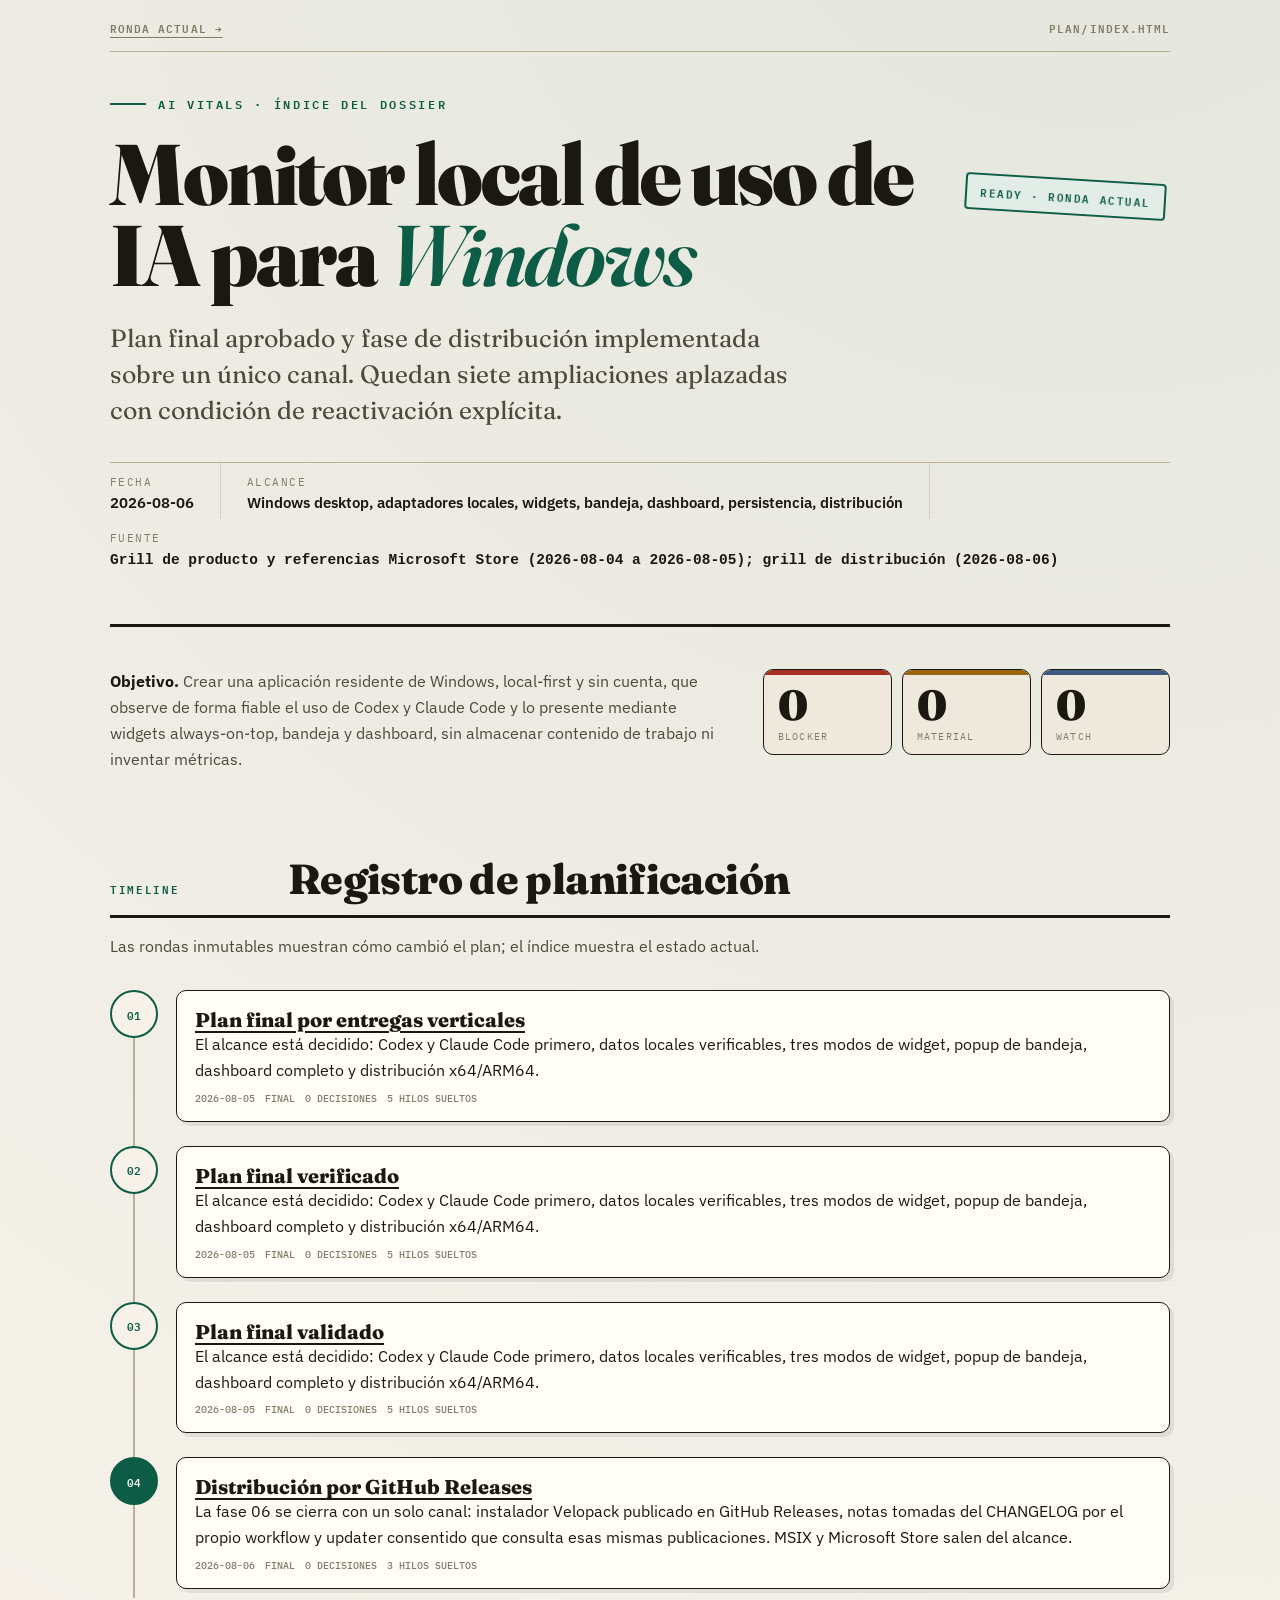
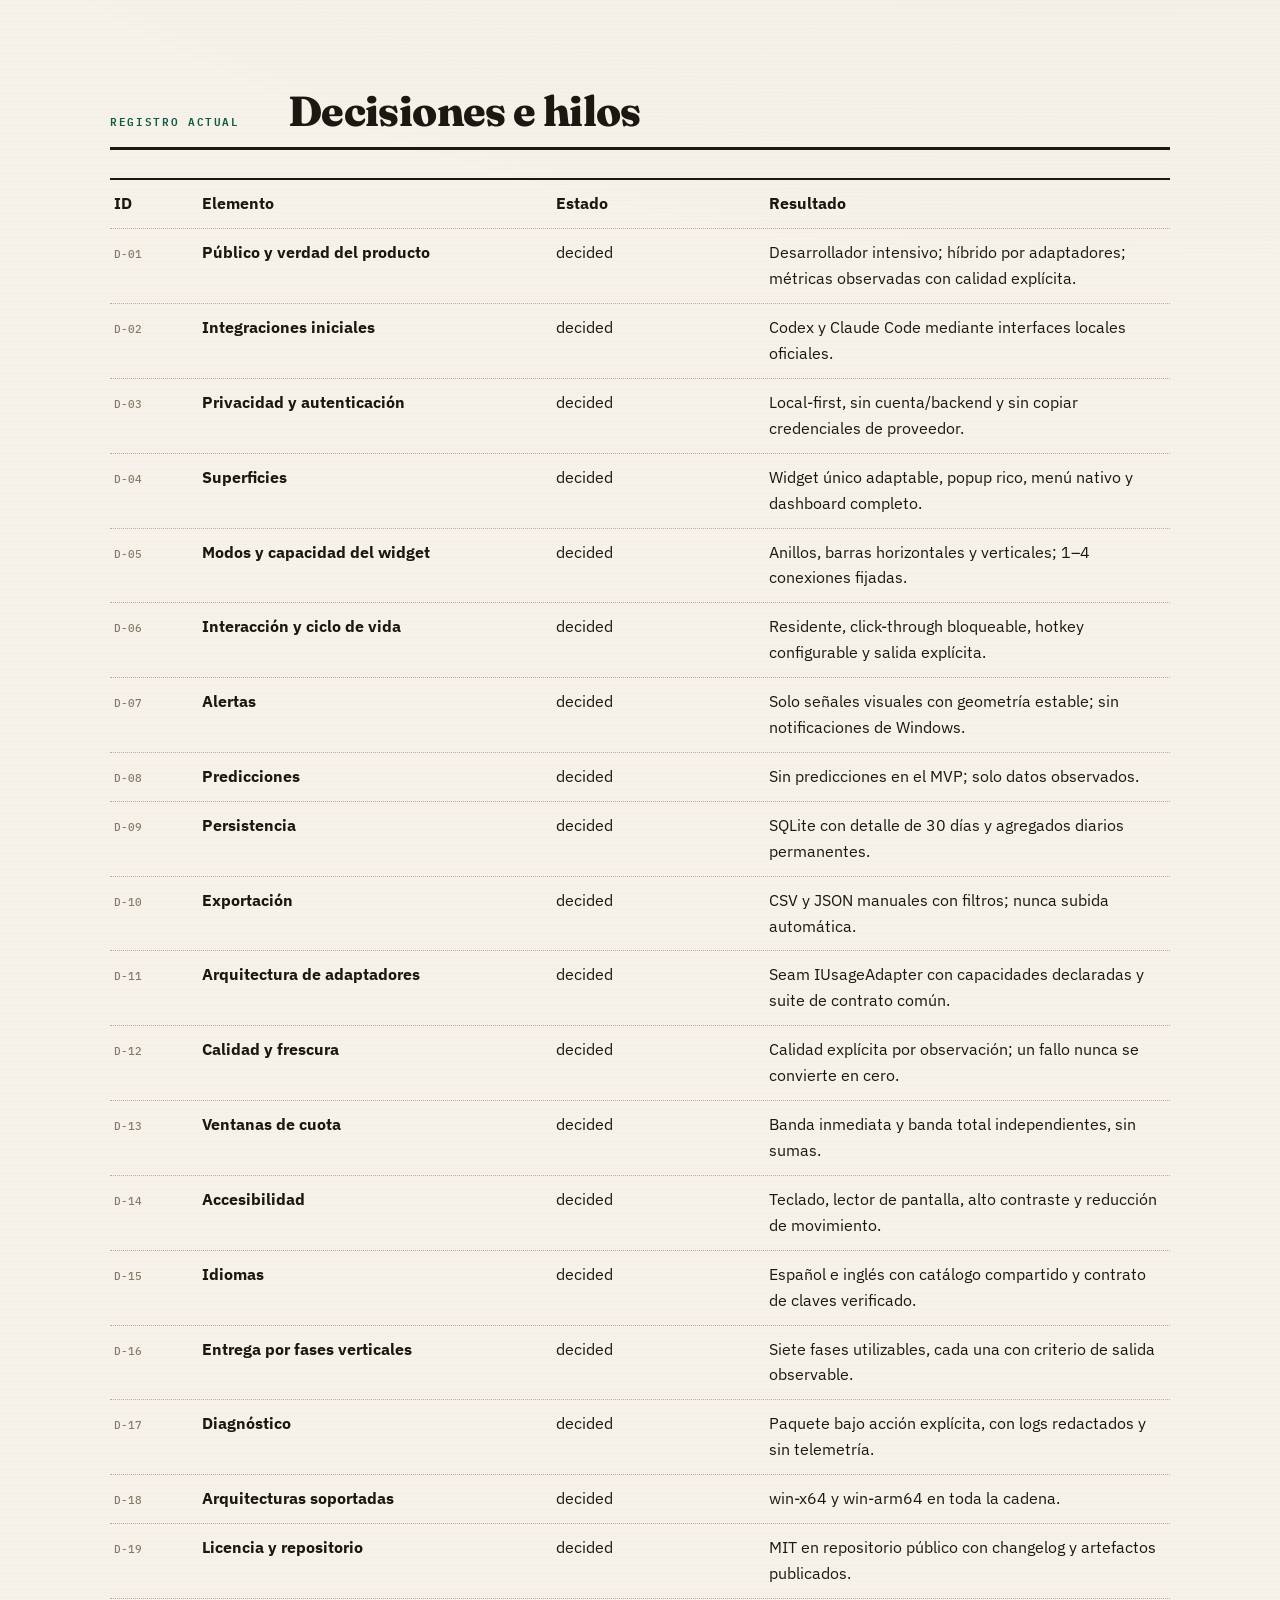
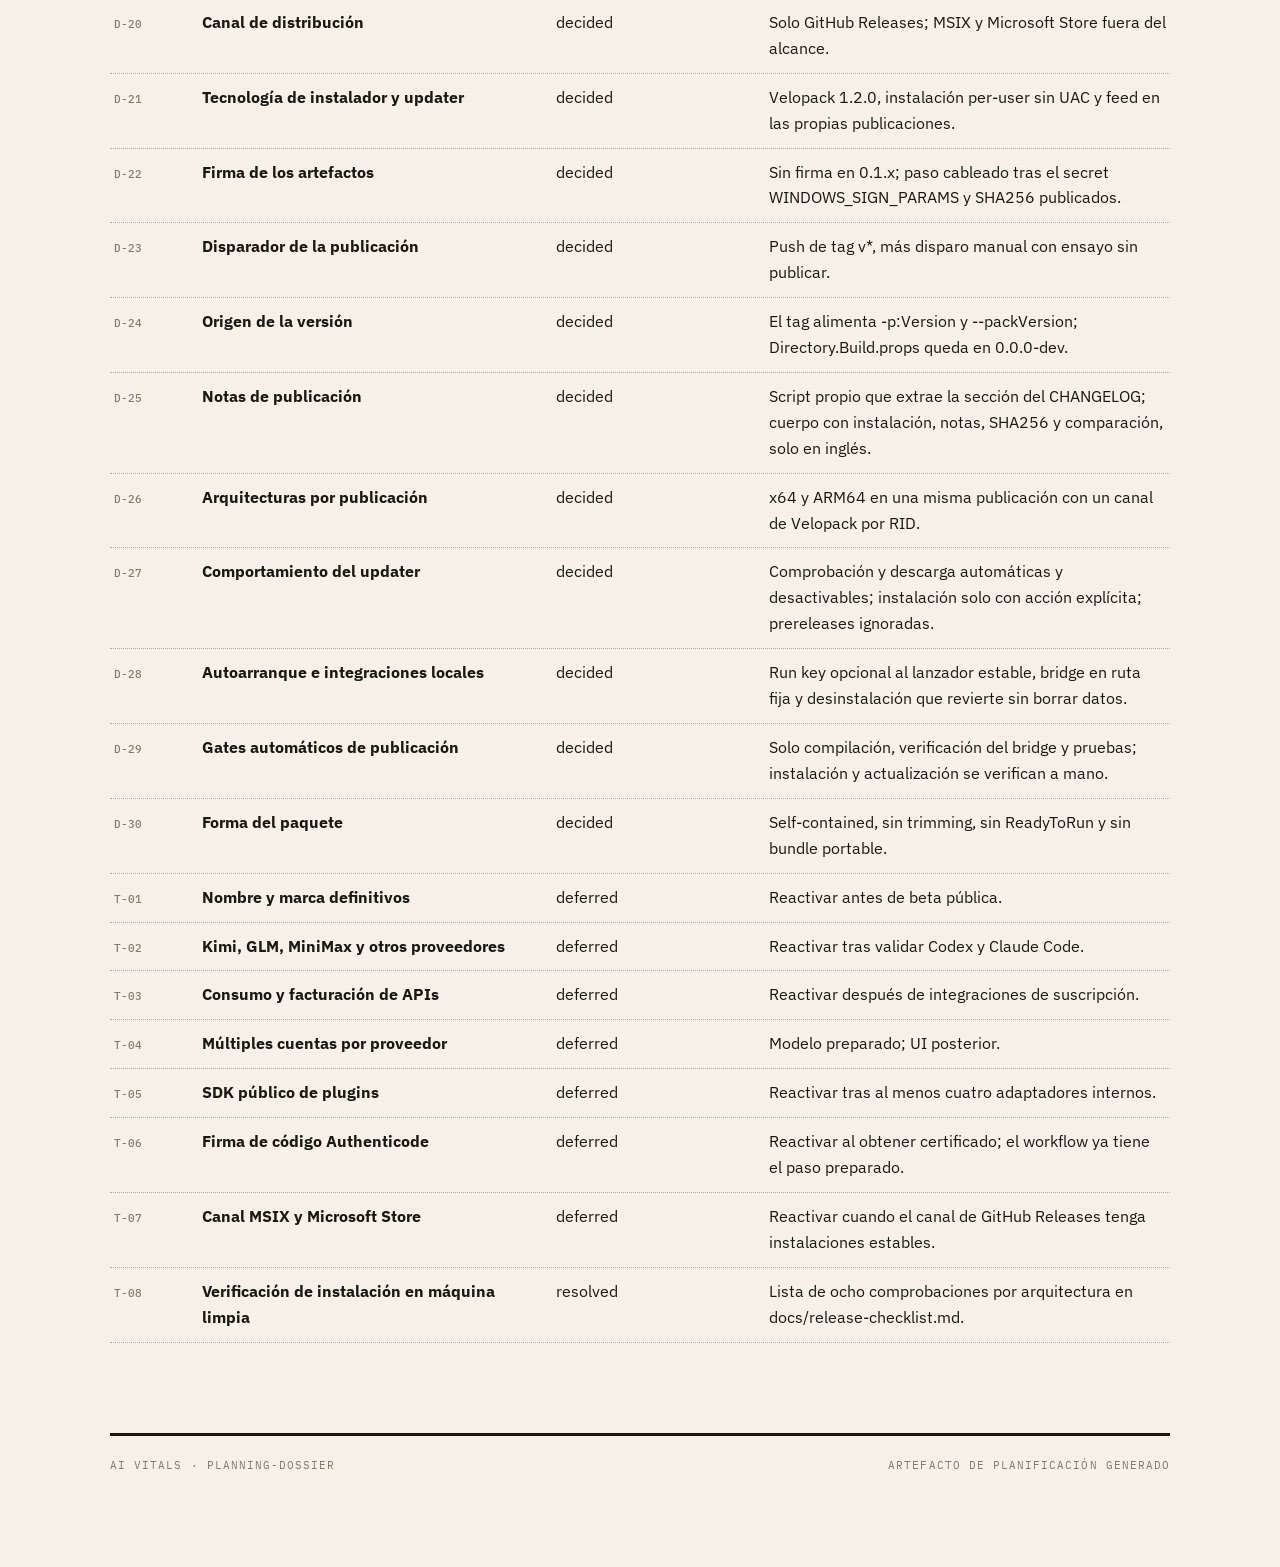
<file: plan/index.html>
<!doctype html>
<html lang="es">
<head>
<meta charset="utf-8">
<meta name="viewport" content="width=device-width, initial-scale=1">
<meta name="description" content="Plan final aprobado y fase de distribución implementada sobre un único canal. Quedan siete ampliaciones aplazadas con condición de reactivación explícita.">
<title>Monitor local de uso de IA para Windows · planning dossier</title>
<link rel="preconnect" href="https://fonts.googleapis.com">
<link rel="preconnect" href="https://fonts.gstatic.com" crossorigin>
<link href="https://fonts.googleapis.com/css2?family=Fraunces:opsz,wght@9..144,400;9..144,600;9..144,800;9..144,900&family=IBM+Plex+Sans:ital,wght@0,400;0,500;0,600;1,400&family=IBM+Plex+Mono:wght@400;500;600&display=swap" rel="stylesheet">
<style>
:root {
  --paper:#f6f2ea; --paper-2:#efe9dd; --card:#fffdf8;
  --ink:#1b1812; --ink-soft:#4f483c; --ink-faint:#847a68;
  --line:#d8d0bf; --line-strong:#b9ae97;
  --accent:#0d5c46; --accent-soft:#e3ede7;
  --critical:#a82e1f; --critical-bg:#f6e3df;
  --medium:#9a6510; --medium-bg:#f5ead3;
  --minor:#3d5a80; --minor-bg:#e2e9f1;
  --display:'Fraunces',serif; --sans:'IBM Plex Sans',sans-serif; --mono:'IBM Plex Mono',monospace;
}
* { box-sizing:border-box; margin:0; padding:0; }
html { scroll-behavior:smooth; }
body {
  min-width:320px; font-family:var(--sans); line-height:1.62; color:var(--ink);
  background-color:var(--paper);
  background-image:repeating-linear-gradient(0deg,transparent,transparent 3px,rgb(27 24 18 / .012) 3px,rgb(27 24 18 / .012) 4px),radial-gradient(circle at 85% -5%,rgb(13 92 70 / .08),transparent 42%);
}
button,input,select,textarea { font:inherit; }
button { color:inherit; }
a { color:inherit; }
::selection { color:var(--paper); background:var(--accent); }
:focus-visible { outline:3px solid var(--critical); outline-offset:3px; }
.skip-link { position:fixed; top:12px; left:12px; z-index:50; padding:8px 12px; font:12px var(--mono); color:var(--paper); background:var(--ink); transform:translateY(-180%); }
.skip-link:focus { transform:none; }
.sr-only { position:absolute; width:1px; height:1px; padding:0; margin:-1px; overflow:hidden; clip:rect(0,0,0,0); white-space:nowrap; border:0; }
.sheet { width:min(calc(100% - 56px),1060px); margin:0 auto; padding-bottom:96px; }
.topnav { display:flex; justify-content:space-between; gap:18px; padding:18px 0 14px; border-bottom:1px solid var(--line-strong); font:600 10.5px var(--mono); letter-spacing:.1em; text-transform:uppercase; color:var(--ink-faint); }
.topnav-group { display:flex; flex-wrap:wrap; gap:18px; }
.topnav a { text-decoration-thickness:1px; text-underline-offset:4px; }
.topnav a:hover { color:var(--accent); }
.masthead { position:relative; padding:42px 0 48px; border-bottom:3px solid var(--ink); }
.kicker { display:flex; align-items:center; gap:12px; font:600 12px var(--mono); letter-spacing:.22em; color:var(--accent); text-transform:uppercase; }
.kicker::before { width:36px; height:2px; content:''; background:var(--accent); }
h1 { max-width:15ch; margin-top:20px; font:900 clamp(48px,8vw,86px)/.94 var(--display); letter-spacing:-.025em; }
h1 em { color:var(--accent); font-weight:600; }
.stamp { position:absolute; top:126px; right:4px; padding:7px 13px; font:600 11px var(--mono); letter-spacing:.14em; text-transform:uppercase; color:var(--accent); background:var(--accent-soft); border:2px solid var(--accent); border-radius:4px; transform:rotate(3.5deg); }
.lede { max-width:690px; margin-top:24px; font:400 clamp(19px,2.2vw,25px)/1.45 var(--display); color:var(--ink-soft); }
.masthead-meta { display:flex; flex-wrap:wrap; margin-top:34px; border-top:1px solid var(--line-strong); }
.masthead-meta div { padding:12px 26px 4px 0; margin-right:26px; border-right:1px solid var(--line); }
.masthead-meta div:last-child { border-right:0; }
.masthead-meta dt { font:400 10.5px var(--mono); letter-spacing:.14em; text-transform:uppercase; color:var(--ink-faint); }
.masthead-meta dd { margin-top:2px; font-size:14.5px; font-weight:600; }
.summary { display:grid; grid-template-columns:minmax(0,1.5fr) minmax(300px,1fr); gap:42px; align-items:start; padding:42px 0 8px; }
.summary-copy { color:var(--ink-soft); }
.summary-copy strong { color:var(--ink); }
.tally { display:grid; grid-template-columns:repeat(3,1fr); gap:10px; }
.tally .cell { position:relative; overflow:hidden; padding:14px 14px 11px; background:var(--paper-2); border:1.5px solid var(--ink); border-radius:10px; }
.tally .cell::after { position:absolute; inset:0 0 auto; height:5px; content:''; background:var(--accent); }
.tally .cell.blocker::after { background:var(--critical); }
.tally .cell.material::after { background:var(--medium); }
.tally .cell.watch::after { background:var(--minor); }
.tally .num { font:900 42px/1 var(--display); }
.tally .lbl { margin-top:4px; font:400 10px var(--mono); letter-spacing:.12em; color:var(--ink-faint); text-transform:uppercase; }
.section { padding-top:76px; }
.section-head { display:grid; grid-template-columns:150px 1fr; gap:28px; align-items:baseline; padding-bottom:14px; border-bottom:3px solid var(--ink); }
.section-label { font:600 11px var(--mono); letter-spacing:.15em; color:var(--accent); text-transform:uppercase; }
.section h2 { font:800 clamp(30px,4vw,42px)/1.05 var(--display); letter-spacing:-.015em; }
.section-intro { max-width:760px; margin-top:16px; color:var(--ink-soft); }
.eyebrow { display:flex; align-items:center; gap:9px; margin-bottom:12px; font:600 10.5px var(--mono); letter-spacing:.16em; color:var(--accent); text-transform:uppercase; }
.eyebrow::after { height:1px; content:''; background:var(--line); flex:1; }
.badge { display:inline-flex; align-items:center; padding:4px 10px; font:600 10px var(--mono); letter-spacing:.1em; text-transform:uppercase; border-radius:999px; white-space:nowrap; color:var(--accent); background:var(--accent-soft); border:1px solid var(--accent); }
.badge.blocker { color:var(--critical); background:var(--critical-bg); border-color:var(--critical); }
.badge.material { color:var(--medium); background:var(--medium-bg); border-color:var(--medium); }
.badge.watch { color:var(--minor); background:var(--minor-bg); border-color:var(--minor); }
.badge.done { color:var(--accent); background:var(--accent-soft); border-color:var(--accent); }
.evidence-grid,.cards-grid { display:grid; grid-template-columns:repeat(2,minmax(0,1fr)); gap:18px; margin-top:28px; }
.evidence-card,.mini-card { padding:22px; background:var(--card); border:1.5px solid var(--ink); border-radius:12px; box-shadow:4px 4px 0 rgb(27 24 18 / .09); }
.evidence-card h3,.mini-card h3 { font:800 21px/1.15 var(--display); }
.evidence-card p,.mini-card p { margin-top:9px; color:var(--ink-soft); font-size:14px; }
.refs,.meta-list { display:flex; flex-wrap:wrap; gap:7px; margin-top:14px; list-style:none; }
.refs code,.meta-list li { padding:3px 7px; font:500 10.5px var(--mono); color:var(--ink-faint); background:var(--paper-2); border:1px solid var(--line); border-radius:4px; word-break:break-all; }
.decision-list,.thread-list { display:grid; gap:26px; margin-top:30px; }
.decision-card,.thread-card { overflow:hidden; background:var(--card); border:1.5px solid var(--ink); border-radius:14px; box-shadow:6px 6px 0 rgb(27 24 18 / .1); }
.card-head { display:grid; grid-template-columns:auto minmax(0,1fr) auto; gap:16px; align-items:center; padding:18px 22px; background:var(--paper-2); border-bottom:1px solid var(--line); }
.folio { font:900 32px/1 var(--display); color:transparent; -webkit-text-stroke:1.2px var(--ink); }
.card-head h3 { font:800 22px/1.1 var(--display); }
.card-head-right { display:flex; align-items:center; gap:8px; }
.card-copy { padding:22px; border-bottom:1px solid var(--line); }
.card-copy .question { font:600 17px/1.45 var(--sans); color:var(--ink); }
.card-copy .rationale { margin-top:7px; color:var(--ink-soft); font-size:14px; }
.option-grid { display:grid; grid-template-columns:repeat(2,minmax(0,1fr)); gap:14px; padding:22px; }
.option { position:relative; display:block; min-width:0; padding:17px; cursor:pointer; background:var(--paper); border:1.5px solid var(--line-strong); border-radius:10px; }
.option:has(input:checked) { background:var(--accent-soft); border-color:var(--accent); box-shadow:3px 3px 0 rgb(13 92 70 / .15); }
.option-top { display:flex; align-items:flex-start; gap:10px; }
.option input { flex:0 0 auto; margin-top:4px; accent-color:var(--accent); }
.option-title { font-weight:600; }
.recommended { margin-left:auto; padding:2px 6px; font:600 9px var(--mono); letter-spacing:.08em; text-transform:uppercase; color:var(--accent); border:1px solid var(--accent); border-radius:4px; }
.option-summary { margin-top:8px; font-size:13.5px; color:var(--ink-soft); }
.option-meta { display:grid; grid-template-columns:repeat(3,1fr); gap:7px; margin-top:13px; }
.option-meta div { padding-top:7px; border-top:1px dotted var(--line-strong); }
.option-meta dt { font:500 9px var(--mono); letter-spacing:.08em; text-transform:uppercase; color:var(--ink-faint); }
.option-meta dd { margin-top:2px; font:500 11px var(--mono); }
.tradeoffs { margin-top:12px; list-style:none; }
.tradeoffs li { position:relative; padding:5px 0 5px 16px; font-size:12.5px; color:var(--ink-soft); border-top:1px dotted var(--line); }
.tradeoffs li::before { position:absolute; left:1px; color:var(--accent); content:'→'; }
.response { display:grid; grid-template-columns:minmax(190px,.55fr) minmax(0,1.45fr); gap:18px; padding:20px 22px; background:linear-gradient(180deg,transparent,rgb(13 92 70 / .035)); border-top:1px dashed var(--line-strong); }
.field label,.field .field-label { display:block; margin-bottom:6px; font:600 10px var(--mono); letter-spacing:.11em; text-transform:uppercase; color:var(--ink-faint); }
select,textarea { width:100%; color:var(--ink); background:var(--card); border:1.5px solid var(--line-strong); border-radius:6px; }
select { min-height:42px; padding:8px 34px 8px 10px; }
textarea { min-height:86px; padding:10px 12px; resize:vertical; line-height:1.45; }
select[aria-invalid='true'],textarea[aria-invalid='true'] { border-color:var(--critical); background:var(--critical-bg); }
.thread-card.blocked { box-shadow:none; border-color:var(--line-strong); }
.thread-card .thread-body { padding:20px 22px; }
.thread-card p { color:var(--ink-soft); }
.blocked-by { margin-top:12px; font:500 11px var(--mono); color:var(--minor); }
.content-stack { display:grid; gap:22px; margin-top:28px; }
.content-stack > * { min-width:0; max-width:100%; }
.visual-block { min-width:0; margin:0; padding:14px; background:var(--card); border:1.5px solid var(--ink); border-radius:12px; box-shadow:6px 6px 0 var(--ink); }
.visual-block img { display:block; width:100%; height:auto; border-radius:8px; border:1px solid var(--rule); background:#0b1020; }
.visual-block figcaption { margin-top:12px; color:var(--ink-soft); font:500 12px/1.5 var(--sans); }
.prose p + p { margin-top:12px; }
.prose p { color:var(--ink-soft); }
:not(pre) > code { overflow-wrap:anywhere; word-break:break-word; }
.list-block,.steps-block,.code-block,.flow-block,.table-wrap,.callout { padding:22px; background:var(--card); border:1.5px solid var(--ink); border-radius:12px; }
.table-wrap { overflow-x:auto; }
.list-block h3 { font:800 20px var(--display); }
.outcomes { margin-top:12px; list-style:none; }
.outcomes li { position:relative; padding:8px 0 8px 22px; font-size:13.5px; color:var(--ink-soft); border-top:1px dotted var(--line-strong); }
.outcomes li::before { position:absolute; left:2px; color:var(--accent); content:'→'; }
ol.steps { list-style:none; counter-reset:step; }
ol.steps li { counter-increment:step; position:relative; padding:0 0 15px 34px; font-size:14px; color:var(--ink-soft); }
ol.steps li::before { content:counter(step); position:absolute; left:0; top:1px; display:grid; place-items:center; width:22px; height:22px; font:600 11px var(--mono); color:var(--ink); background:var(--paper); border:1.5px solid var(--ink); border-radius:50%; }
ol.steps li:not(:last-child)::after { content:''; position:absolute; left:10.5px; top:25px; bottom:1px; width:1.5px; background:var(--line-strong); }
.code-block .code-label { margin-bottom:8px; font:600 10px var(--mono); letter-spacing:.12em; text-transform:uppercase; color:var(--ink-faint); }
pre { overflow:auto; padding:16px; color:var(--paper); background:var(--ink); border-radius:8px; }
pre code { font:12px/1.55 var(--mono); white-space:pre; }
.order-table { width:100%; border-collapse:collapse; font-size:14px; }
.order-table th { padding:10px 14px; text-align:left; font:500 10.5px var(--mono); letter-spacing:.14em; text-transform:uppercase; color:var(--ink-faint); border-bottom:2px solid var(--ink); }
.order-table td { padding:11px 14px; border-bottom:1px solid var(--line); vertical-align:top; }
.order-table tr:hover td { background:rgb(13 92 70 / .04); }
.flow { display:flex; align-items:stretch; gap:8px; overflow-x:auto; }
.flow-node { min-width:180px; padding:14px; background:var(--paper); border:1.5px solid var(--ink); border-radius:9px; }
.flow-node strong { display:block; }
.flow-node span { display:block; margin-top:4px; font-size:12.5px; color:var(--ink-soft); }
.flow-arrow { display:grid; place-items:center; flex:0 0 24px; color:var(--accent); font-size:22px; }
.callout { border-left:4px solid var(--medium); border-radius:0 10px 10px 0; background:var(--medium-bg); }
.callout.warning { border-color:var(--critical); background:var(--critical-bg); }
.callout.success { border-color:var(--accent); background:var(--accent-soft); }
.callout b { display:block; margin-bottom:4px; font:600 11px var(--mono); letter-spacing:.1em; text-transform:uppercase; }
.timeline { position:relative; display:grid; gap:0; margin-top:30px; }
.timeline::before { position:absolute; top:15px; bottom:15px; left:23px; width:2px; content:''; background:var(--line-strong); }
.timeline-entry { position:relative; display:grid; grid-template-columns:48px minmax(0,1fr); gap:18px; padding-bottom:24px; }
.timeline-dot { z-index:1; display:grid; place-items:center; width:48px; height:48px; font:600 11px var(--mono); color:var(--accent); background:var(--paper); border:2px solid var(--accent); border-radius:50%; }
.timeline-entry.current .timeline-dot { color:var(--paper); background:var(--accent); }
.timeline-body { padding:16px 18px; background:var(--card); border:1.5px solid var(--ink); border-radius:10px; box-shadow:4px 4px 0 rgb(27 24 18 / .08); }
.timeline-body h3 { font:800 20px var(--display); }
.timeline-body h3 a { text-underline-offset:4px; }
.timeline-meta { display:flex; flex-wrap:wrap; gap:10px; margin-top:8px; font:500 10px var(--mono); color:var(--ink-faint); text-transform:uppercase; }
.ledger { margin-top:28px; border-top:2px solid var(--ink); }
.ledger-row { display:grid; grid-template-columns:74px 1.2fr .7fr 1.4fr; gap:14px; padding:11px 4px; border-bottom:1px dotted var(--line-strong); align-items:baseline; }
.ledger-id { font:500 11px var(--mono); color:var(--ink-faint); }
.dispatch { position:sticky; bottom:14px; z-index:20; margin-top:58px; padding:16px; color:var(--paper); background:var(--ink); border:1px solid var(--ink); border-radius:10px; box-shadow:7px 7px 0 rgb(27 24 18 / .18); }
.dispatch-grid { display:grid; grid-template-columns:minmax(0,1fr) auto auto; gap:12px; align-items:center; }
.progress-label { font:500 11px var(--mono); letter-spacing:.08em; text-transform:uppercase; }
.progress-label span { color:#b8d5ca; }
.progress-track { height:4px; margin-top:7px; background:rgb(246 242 234 / .2); }
.progress-fill { width:0; height:100%; background:#72b69f; transition:width .16s ease; }
.btn { min-height:42px; padding:8px 13px; font:600 10.5px var(--mono); letter-spacing:.07em; text-transform:uppercase; cursor:pointer; border:1.5px solid var(--paper); border-radius:6px; }
.btn.primary { color:var(--ink); background:var(--paper); }
.btn.primary:hover,.btn.primary[data-state='copied'] { color:var(--paper); background:var(--accent); border-color:var(--accent); }
.btn.ghost { color:var(--paper); background:transparent; }
.btn:disabled { cursor:not-allowed; opacity:.45; }
.validation-hint { margin-top:7px; font-size:12px; color:#dccfba; }
.intent-grid { display:grid; grid-template-columns:repeat(3,1fr); gap:10px; margin-top:16px; }
.intent { display:flex; gap:8px; align-items:flex-start; padding:12px; cursor:pointer; background:var(--paper-2); border:1.5px solid var(--line-strong); border-radius:8px; }
.intent:has(input:checked) { background:var(--accent-soft); border-color:var(--accent); }
.intent input { margin-top:4px; accent-color:var(--accent); }
.intent b { display:block; font-size:13px; }
.intent small { display:block; margin-top:2px; color:var(--ink-soft); }
.colophon { display:flex; justify-content:space-between; gap:14px; flex-wrap:wrap; margin-top:90px; padding-top:22px; font:400 10.5px var(--mono); letter-spacing:.1em; color:var(--ink-faint); text-transform:uppercase; border-top:3px solid var(--ink); }
@media (prefers-reduced-motion:no-preference) {
  .masthead,.summary,.section,.colophon { animation:rise .58s cubic-bezier(.2,.7,.2,1) both; }
  .summary { animation-delay:.08s; } .section { animation-delay:.14s; } .colophon { animation-delay:.2s; }
  .btn { transition:color .16s ease,background-color .16s ease,border-color .16s ease,transform .16s ease; }
  .btn:active { transform:translateY(1px); }
  @keyframes rise { from { opacity:0; transform:translateY(14px); } to { opacity:1; transform:none; } }
}
@media (max-width:760px) {
  .sheet { width:min(calc(100% - 32px),1060px); }
  h1 { font-size:clamp(45px,14vw,68px); }
  .stamp { position:static; display:inline-block; margin-top:22px; }
  .summary,.section-head,.option-grid,.evidence-grid,.cards-grid,.response { grid-template-columns:1fr; }
  .section { padding-top:62px; }
  .ledger-row { grid-template-columns:64px 1fr; }
  .ledger-row > :nth-child(n+3) { grid-column:2; }
  .dispatch-grid { grid-template-columns:1fr auto; }
  .dispatch-grid .progress { grid-column:1 / -1; }
}
@media (max-width:460px) {
  .topnav { flex-direction:column; }
  .card-head { grid-template-columns:auto 1fr; }
  .card-head-right { grid-column:2; }
  .option-grid,.card-copy,.response,.thread-card .thread-body { padding-left:17px; padding-right:17px; }
  .intent-grid { grid-template-columns:1fr; }
  .dispatch-grid { grid-template-columns:1fr; }
  .btn { width:100%; }
  .colophon { flex-direction:column; }
}
@media print {
  body { background:white; }
  .topnav,.dispatch,.interactive-only { display:none !important; }
  .decision-card,.thread-card,.evidence-card,.mini-card,.timeline-body { box-shadow:none; break-inside:avoid; }
  .stamp { transform:none; }
  .section { break-before:auto; }
}
</style>
</head>
<body>
<a class="skip-link" href="#main">Saltar al contenido</a>
<div class="sheet"><nav class="topnav" aria-label="Timeline"><div class="topnav-group"><a href="round-04-distribucion-github-releases.html">Ronda actual →</a></div><span>plan/index.html</span></nav><main id="main"><header class="masthead"><p class="kicker">AI Vitals · Índice del dossier</p><h1>Monitor local de uso de IA para <em>Windows</em></h1><span class="stamp">ready · Ronda actual</span><p class="lede">Plan final aprobado y fase de distribución implementada sobre un único canal. Quedan siete ampliaciones aplazadas con condición de reactivación explícita.</p><dl class="masthead-meta"><div><dt>Fecha</dt><dd>2026-08-06</dd></div><div><dt>Alcance</dt><dd>Windows desktop, adaptadores locales, widgets, bandeja, dashboard, persistencia, distribución</dd></div><div><dt>Fuente</dt><dd><code>Grill de producto y referencias Microsoft Store (2026-08-04 a 2026-08-05); grill de distribución (2026-08-06)</code></dd></div></dl></header><section class="summary"><p class="summary-copy"><strong>Objetivo.</strong> Crear una aplicación residente de Windows, local-first y sin cuenta, que observe de forma fiable el uso de Codex y Claude Code y lo presente mediante widgets always-on-top, bandeja y dashboard, sin almacenar contenido de trabajo ni inventar métricas.</p><div class="tally"><div class="cell blocker"><div class="num">0</div><div class="lbl">Blocker</div></div><div class="cell material"><div class="num">0</div><div class="lbl">Material</div></div><div class="cell watch"><div class="num">0</div><div class="lbl">Watch</div></div></div></section><section class="section" id="timeline"><div class="section-head"><span class="section-label">Timeline</span><h2>Registro de planificación</h2></div><p class="section-intro">Las rondas inmutables muestran cómo cambió el plan; el índice muestra el estado actual.</p><div class="timeline"><article class="timeline-entry "><span class="timeline-dot">01</span><div class="timeline-body"><h3><a href="round-01-plan-final.html">Plan final por entregas verticales</a></h3><p>El alcance está decidido: Codex y Claude Code primero, datos locales verificables, tres modos de widget, popup de bandeja, dashboard completo y distribución x64/ARM64.</p><div class="timeline-meta"><span>2026-08-05</span><span>final</span><span>0 Decisiones</span><span>5 Hilos sueltos</span></div></div></article><article class="timeline-entry "><span class="timeline-dot">02</span><div class="timeline-body"><h3><a href="round-02-plan-final-verificado.html">Plan final verificado</a></h3><p>El alcance está decidido: Codex y Claude Code primero, datos locales verificables, tres modos de widget, popup de bandeja, dashboard completo y distribución x64/ARM64.</p><div class="timeline-meta"><span>2026-08-05</span><span>final</span><span>0 Decisiones</span><span>5 Hilos sueltos</span></div></div></article><article class="timeline-entry "><span class="timeline-dot">03</span><div class="timeline-body"><h3><a href="round-03-plan-final-validado.html">Plan final validado</a></h3><p>El alcance está decidido: Codex y Claude Code primero, datos locales verificables, tres modos de widget, popup de bandeja, dashboard completo y distribución x64/ARM64.</p><div class="timeline-meta"><span>2026-08-05</span><span>final</span><span>0 Decisiones</span><span>5 Hilos sueltos</span></div></div></article><article class="timeline-entry current"><span class="timeline-dot">04</span><div class="timeline-body"><h3><a href="round-04-distribucion-github-releases.html">Distribución por GitHub Releases</a></h3><p>La fase 06 se cierra con un solo canal: instalador Velopack publicado en GitHub Releases, notas tomadas del CHANGELOG por el propio workflow y updater consentido que consulta esas mismas publicaciones. MSIX y Microsoft Store salen del alcance.</p><div class="timeline-meta"><span>2026-08-06</span><span>final</span><span>0 Decisiones</span><span>3 Hilos sueltos</span></div></div></article></div></section><section class="section" id="ledger"><div class="section-head"><span class="section-label">Registro actual</span><h2>Decisiones e hilos</h2></div><div class="ledger"><div class="ledger-row"><b>ID</b><b>Elemento</b><b>Estado</b><b>Resultado</b></div><div class="ledger-row"><span class="ledger-id">D-01</span><strong>Público y verdad del producto</strong><span>decided</span><span>Desarrollador intensivo; híbrido por adaptadores; métricas observadas con calidad explícita.</span></div><div class="ledger-row"><span class="ledger-id">D-02</span><strong>Integraciones iniciales</strong><span>decided</span><span>Codex y Claude Code mediante interfaces locales oficiales.</span></div><div class="ledger-row"><span class="ledger-id">D-03</span><strong>Privacidad y autenticación</strong><span>decided</span><span>Local-first, sin cuenta/backend y sin copiar credenciales de proveedor.</span></div><div class="ledger-row"><span class="ledger-id">D-04</span><strong>Superficies</strong><span>decided</span><span>Widget único adaptable, popup rico, menú nativo y dashboard completo.</span></div><div class="ledger-row"><span class="ledger-id">D-05</span><strong>Modos y capacidad del widget</strong><span>decided</span><span>Anillos, barras horizontales y verticales; 1–4 conexiones fijadas.</span></div><div class="ledger-row"><span class="ledger-id">D-06</span><strong>Interacción y ciclo de vida</strong><span>decided</span><span>Residente, click-through bloqueable, hotkey configurable y salida explícita.</span></div><div class="ledger-row"><span class="ledger-id">D-07</span><strong>Alertas</strong><span>decided</span><span>Solo señales visuales con geometría estable; sin notificaciones de Windows.</span></div><div class="ledger-row"><span class="ledger-id">D-08</span><strong>Predicciones</strong><span>decided</span><span>Sin predicciones en el MVP; solo datos observados.</span></div><div class="ledger-row"><span class="ledger-id">D-09</span><strong>Persistencia</strong><span>decided</span><span>SQLite con detalle de 30 días y agregados diarios permanentes.</span></div><div class="ledger-row"><span class="ledger-id">D-10</span><strong>Exportación</strong><span>decided</span><span>CSV y JSON manuales con filtros; nunca subida automática.</span></div><div class="ledger-row"><span class="ledger-id">D-11</span><strong>Arquitectura de adaptadores</strong><span>decided</span><span>Seam IUsageAdapter con capacidades declaradas y suite de contrato común.</span></div><div class="ledger-row"><span class="ledger-id">D-12</span><strong>Calidad y frescura</strong><span>decided</span><span>Calidad explícita por observación; un fallo nunca se convierte en cero.</span></div><div class="ledger-row"><span class="ledger-id">D-13</span><strong>Ventanas de cuota</strong><span>decided</span><span>Banda inmediata y banda total independientes, sin sumas.</span></div><div class="ledger-row"><span class="ledger-id">D-14</span><strong>Accesibilidad</strong><span>decided</span><span>Teclado, lector de pantalla, alto contraste y reducción de movimiento.</span></div><div class="ledger-row"><span class="ledger-id">D-15</span><strong>Idiomas</strong><span>decided</span><span>Español e inglés con catálogo compartido y contrato de claves verificado.</span></div><div class="ledger-row"><span class="ledger-id">D-16</span><strong>Entrega por fases verticales</strong><span>decided</span><span>Siete fases utilizables, cada una con criterio de salida observable.</span></div><div class="ledger-row"><span class="ledger-id">D-17</span><strong>Diagnóstico</strong><span>decided</span><span>Paquete bajo acción explícita, con logs redactados y sin telemetría.</span></div><div class="ledger-row"><span class="ledger-id">D-18</span><strong>Arquitecturas soportadas</strong><span>decided</span><span>win-x64 y win-arm64 en toda la cadena.</span></div><div class="ledger-row"><span class="ledger-id">D-19</span><strong>Licencia y repositorio</strong><span>decided</span><span>MIT en repositorio público con changelog y artefactos publicados.</span></div><div class="ledger-row"><span class="ledger-id">D-20</span><strong>Canal de distribución</strong><span>decided</span><span>Solo GitHub Releases; MSIX y Microsoft Store fuera del alcance.</span></div><div class="ledger-row"><span class="ledger-id">D-21</span><strong>Tecnología de instalador y updater</strong><span>decided</span><span>Velopack 1.2.0, instalación per-user sin UAC y feed en las propias publicaciones.</span></div><div class="ledger-row"><span class="ledger-id">D-22</span><strong>Firma de los artefactos</strong><span>decided</span><span>Sin firma en 0.1.x; paso cableado tras el secret WINDOWS_SIGN_PARAMS y SHA256 publicados.</span></div><div class="ledger-row"><span class="ledger-id">D-23</span><strong>Disparador de la publicación</strong><span>decided</span><span>Push de tag v*, más disparo manual con ensayo sin publicar.</span></div><div class="ledger-row"><span class="ledger-id">D-24</span><strong>Origen de la versión</strong><span>decided</span><span>El tag alimenta -p:Version y --packVersion; Directory.Build.props queda en 0.0.0-dev.</span></div><div class="ledger-row"><span class="ledger-id">D-25</span><strong>Notas de publicación</strong><span>decided</span><span>Script propio que extrae la sección del CHANGELOG; cuerpo con instalación, notas, SHA256 y comparación, solo en inglés.</span></div><div class="ledger-row"><span class="ledger-id">D-26</span><strong>Arquitecturas por publicación</strong><span>decided</span><span>x64 y ARM64 en una misma publicación con un canal de Velopack por RID.</span></div><div class="ledger-row"><span class="ledger-id">D-27</span><strong>Comportamiento del updater</strong><span>decided</span><span>Comprobación y descarga automáticas y desactivables; instalación solo con acción explícita; prereleases ignoradas.</span></div><div class="ledger-row"><span class="ledger-id">D-28</span><strong>Autoarranque e integraciones locales</strong><span>decided</span><span>Run key opcional al lanzador estable, bridge en ruta fija y desinstalación que revierte sin borrar datos.</span></div><div class="ledger-row"><span class="ledger-id">D-29</span><strong>Gates automáticos de publicación</strong><span>decided</span><span>Solo compilación, verificación del bridge y pruebas; instalación y actualización se verifican a mano.</span></div><div class="ledger-row"><span class="ledger-id">D-30</span><strong>Forma del paquete</strong><span>decided</span><span>Self-contained, sin trimming, sin ReadyToRun y sin bundle portable.</span></div><div class="ledger-row"><span class="ledger-id">T-01</span><strong>Nombre y marca definitivos</strong><span>deferred</span><span>Reactivar antes de beta pública.</span></div><div class="ledger-row"><span class="ledger-id">T-02</span><strong>Kimi, GLM, MiniMax y otros proveedores</strong><span>deferred</span><span>Reactivar tras validar Codex y Claude Code.</span></div><div class="ledger-row"><span class="ledger-id">T-03</span><strong>Consumo y facturación de APIs</strong><span>deferred</span><span>Reactivar después de integraciones de suscripción.</span></div><div class="ledger-row"><span class="ledger-id">T-04</span><strong>Múltiples cuentas por proveedor</strong><span>deferred</span><span>Modelo preparado; UI posterior.</span></div><div class="ledger-row"><span class="ledger-id">T-05</span><strong>SDK público de plugins</strong><span>deferred</span><span>Reactivar tras al menos cuatro adaptadores internos.</span></div><div class="ledger-row"><span class="ledger-id">T-06</span><strong>Firma de código Authenticode</strong><span>deferred</span><span>Reactivar al obtener certificado; el workflow ya tiene el paso preparado.</span></div><div class="ledger-row"><span class="ledger-id">T-07</span><strong>Canal MSIX y Microsoft Store</strong><span>deferred</span><span>Reactivar cuando el canal de GitHub Releases tenga instalaciones estables.</span></div><div class="ledger-row"><span class="ledger-id">T-08</span><strong>Verificación de instalación en máquina limpia</strong><span>resolved</span><span>Lista de ocho comprobaciones por arquitectura en docs/release-checklist.md.</span></div></div></section></main><footer class="colophon"><span>AI Vitals · planning-dossier</span><span>Artefacto de planificación generado</span></footer></div>
<script id="planning-data" type="application/json">{"schemaVersion":1,"outputDir":"plan","dossier":{"id":"ai-vitals","project":"AI Vitals","title":"Monitor local de uso de IA para Windows","objective":"Crear una aplicación residente de Windows, local-first y sin cuenta, que observe de forma fiable el uso de Codex y Claude Code y lo presente mediante widgets always-on-top, bandeja y dashboard, sin almacenar contenido de trabajo ni inventar métricas.","language":"es","scope":"Windows desktop, adaptadores locales, widgets, bandeja, dashboard, persistencia, distribución","sourceRef":"Grill de producto y referencias Microsoft Store (2026-08-04 a 2026-08-05); grill de distribución (2026-08-06)"},"round":{"number":4,"file":"round-04-distribucion-github-releases.html","title":"Distribución por GitHub Releases","date":"2026-08-06","kind":"index","status":"ready","summary":"La fase 06 se cierra con un solo canal: instalador Velopack publicado en GitHub Releases, notas tomadas del CHANGELOG por el propio workflow y updater consentido que consulta esas mismas publicaciones. MSIX y Microsoft Store salen del alcance.","decisionCount":0,"threadCount":3,"decisions":[],"threads":[]},"manifest":{"schemaVersion":1,"outputDir":"plan","dossier":{"id":"ai-vitals","project":"AI Vitals","title":"Monitor local de uso de IA para Windows","objective":"Crear una aplicación residente de Windows, local-first y sin cuenta, que observe de forma fiable el uso de Codex y Claude Code y lo presente mediante widgets always-on-top, bandeja y dashboard, sin almacenar contenido de trabajo ni inventar métricas.","language":"es","scope":"Windows desktop, adaptadores locales, widgets, bandeja, dashboard, persistencia, distribución","sourceRef":"Grill de producto y referencias Microsoft Store (2026-08-04 a 2026-08-05); grill de distribución (2026-08-06)"},"rounds":[{"number":1,"file":"round-01-plan-final.html","title":"Plan final por entregas verticales","date":"2026-08-05","kind":"final","status":"ready","summary":"El alcance está decidido: Codex y Claude Code primero, datos locales verificables, tres modos de widget, popup de bandeja, dashboard completo y distribución x64/ARM64.","decisionCount":0,"threadCount":5},{"number":2,"file":"round-02-plan-final-verificado.html","title":"Plan final verificado","date":"2026-08-05","kind":"final","status":"ready","summary":"El alcance está decidido: Codex y Claude Code primero, datos locales verificables, tres modos de widget, popup de bandeja, dashboard completo y distribución x64/ARM64.","decisionCount":0,"threadCount":5},{"number":3,"file":"round-03-plan-final-validado.html","title":"Plan final validado","date":"2026-08-05","kind":"final","status":"ready","summary":"El alcance está decidido: Codex y Claude Code primero, datos locales verificables, tres modos de widget, popup de bandeja, dashboard completo y distribución x64/ARM64.","decisionCount":0,"threadCount":5},{"number":4,"file":"round-04-distribucion-github-releases.html","title":"Distribución por GitHub Releases","date":"2026-08-06","kind":"final","status":"ready","summary":"La fase 06 se cierra con un solo canal: instalador Velopack publicado en GitHub Releases, notas tomadas del CHANGELOG por el propio workflow y updater consentido que consulta esas mismas publicaciones. MSIX y Microsoft Store salen del alcance.","decisionCount":0,"threadCount":3}],"current":{"status":"ready","summary":"Plan final aprobado y fase de distribución implementada sobre un único canal. Quedan siete ampliaciones aplazadas con condición de reactivación explícita.","decisions":[{"id":"D-01","title":"Público y verdad del producto","status":"decided","outcome":"Desarrollador intensivo; híbrido por adaptadores; métricas observadas con calidad explícita."},{"id":"D-02","title":"Integraciones iniciales","status":"decided","outcome":"Codex y Claude Code mediante interfaces locales oficiales."},{"id":"D-03","title":"Privacidad y autenticación","status":"decided","outcome":"Local-first, sin cuenta/backend y sin copiar credenciales de proveedor."},{"id":"D-04","title":"Superficies","status":"decided","outcome":"Widget único adaptable, popup rico, menú nativo y dashboard completo."},{"id":"D-05","title":"Modos y capacidad del widget","status":"decided","outcome":"Anillos, barras horizontales y verticales; 1–4 conexiones fijadas."},{"id":"D-06","title":"Interacción y ciclo de vida","status":"decided","outcome":"Residente, click-through bloqueable, hotkey configurable y salida explícita."},{"id":"D-07","title":"Alertas","status":"decided","outcome":"Solo señales visuales con geometría estable; sin notificaciones de Windows."},{"id":"D-08","title":"Predicciones","status":"decided","outcome":"Sin predicciones en el MVP; solo datos observados."},{"id":"D-09","title":"Persistencia","status":"decided","outcome":"SQLite con detalle de 30 días y agregados diarios permanentes."},{"id":"D-10","title":"Exportación","status":"decided","outcome":"CSV y JSON manuales con filtros; nunca subida automática."},{"id":"D-11","title":"Arquitectura de adaptadores","status":"decided","outcome":"Seam IUsageAdapter con capacidades declaradas y suite de contrato común."},{"id":"D-12","title":"Calidad y frescura","status":"decided","outcome":"Calidad explícita por observación; un fallo nunca se convierte en cero."},{"id":"D-13","title":"Ventanas de cuota","status":"decided","outcome":"Banda inmediata y banda total independientes, sin sumas."},{"id":"D-14","title":"Accesibilidad","status":"decided","outcome":"Teclado, lector de pantalla, alto contraste y reducción de movimiento."},{"id":"D-15","title":"Idiomas","status":"decided","outcome":"Español e inglés con catálogo compartido y contrato de claves verificado."},{"id":"D-16","title":"Entrega por fases verticales","status":"decided","outcome":"Siete fases utilizables, cada una con criterio de salida observable."},{"id":"D-17","title":"Diagnóstico","status":"decided","outcome":"Paquete bajo acción explícita, con logs redactados y sin telemetría."},{"id":"D-18","title":"Arquitecturas soportadas","status":"decided","outcome":"win-x64 y win-arm64 en toda la cadena."},{"id":"D-19","title":"Licencia y repositorio","status":"decided","outcome":"MIT en repositorio público con changelog y artefactos publicados."},{"id":"D-20","title":"Canal de distribución","status":"decided","outcome":"Solo GitHub Releases; MSIX y Microsoft Store fuera del alcance."},{"id":"D-21","title":"Tecnología de instalador y updater","status":"decided","outcome":"Velopack 1.2.0, instalación per-user sin UAC y feed en las propias publicaciones."},{"id":"D-22","title":"Firma de los artefactos","status":"decided","outcome":"Sin firma en 0.1.x; paso cableado tras el secret WINDOWS_SIGN_PARAMS y SHA256 publicados."},{"id":"D-23","title":"Disparador de la publicación","status":"decided","outcome":"Push de tag v*, más disparo manual con ensayo sin publicar."},{"id":"D-24","title":"Origen de la versión","status":"decided","outcome":"El tag alimenta -p:Version y --packVersion; Directory.Build.props queda en 0.0.0-dev."},{"id":"D-25","title":"Notas de publicación","status":"decided","outcome":"Script propio que extrae la sección del CHANGELOG; cuerpo con instalación, notas, SHA256 y comparación, solo en inglés."},{"id":"D-26","title":"Arquitecturas por publicación","status":"decided","outcome":"x64 y ARM64 en una misma publicación con un canal de Velopack por RID."},{"id":"D-27","title":"Comportamiento del updater","status":"decided","outcome":"Comprobación y descarga automáticas y desactivables; instalación solo con acción explícita; prereleases ignoradas."},{"id":"D-28","title":"Autoarranque e integraciones locales","status":"decided","outcome":"Run key opcional al lanzador estable, bridge en ruta fija y desinstalación que revierte sin borrar datos."},{"id":"D-29","title":"Gates automáticos de publicación","status":"decided","outcome":"Solo compilación, verificación del bridge y pruebas; instalación y actualización se verifican a mano."},{"id":"D-30","title":"Forma del paquete","status":"decided","outcome":"Self-contained, sin trimming, sin ReadyToRun y sin bundle portable."}],"threads":[{"id":"T-01","title":"Nombre y marca definitivos","criticality":"watch","status":"deferred","outcome":"Reactivar antes de beta pública."},{"id":"T-02","title":"Kimi, GLM, MiniMax y otros proveedores","criticality":"watch","status":"deferred","outcome":"Reactivar tras validar Codex y Claude Code."},{"id":"T-03","title":"Consumo y facturación de APIs","criticality":"watch","status":"deferred","outcome":"Reactivar después de integraciones de suscripción."},{"id":"T-04","title":"Múltiples cuentas por proveedor","criticality":"watch","status":"deferred","outcome":"Modelo preparado; UI posterior."},{"id":"T-05","title":"SDK público de plugins","criticality":"watch","status":"deferred","outcome":"Reactivar tras al menos cuatro adaptadores internos."},{"id":"T-06","title":"Firma de código Authenticode","criticality":"material","status":"deferred","outcome":"Reactivar al obtener certificado; el workflow ya tiene el paso preparado."},{"id":"T-07","title":"Canal MSIX y Microsoft Store","criticality":"watch","status":"deferred","outcome":"Reactivar cuando el canal de GitHub Releases tenga instalaciones estables."},{"id":"T-08","title":"Verificación de instalación en máquina limpia","criticality":"material","status":"resolved","outcome":"Lista de ocho comprobaciones por arquitectura en docs/release-checklist.md."}]}},"ui":{"skip":"Saltar al contenido","index":"Índice del dossier","previous":"Ronda anterior","current":"Ronda actual","round":"Ronda de planificación","final":"Plan final","branch":"Rama","scope":"Alcance","source":"Fuente","date":"Fecha","evidence":"Evidencia","evidenceTitle":"Lo que establece el repositorio","evidenceIntro":"Hechos observados que restringen esta ronda de planificación.","frontier":"Frontera de decisiones","frontierTitle":"Decisiones listas para revisión","frontierIntro":"Las recomendaciones se destacan, nunca se preseleccionan. Cada elemento activo necesita una disposición explícita.","threads":"Hilos sueltos","threadsTitle":"Incertidumbre contabilizada","threadsIntro":"Los hilos abiertos requieren disposición; los bloqueados siguen visibles hasta resolver su dependencia.","recommendation":"Recomendada","reversibility":"Reversibilidad","complexity":"Complejidad","uncertainty":"Incertidumbre","surfaces":"Superficies","disposition":"Disposición","chooseDisposition":"Elige una disposición…","decide":"Decidir ahora","investigate":"Investigar después","defer":"Aplazar explícitamente","discard":"Descartar","resolve":"Resolver","notes":"Justificación, restricción o corrección","blockedBy":"Bloqueado por","reactivation":"Reactivación","corrections":"Correcciones transversales","correctionsHelp":"Añade contexto que afecte a más de una tarjeta.","nextIntent":"Siguiente intención","continuePlanning":"Continuar planificación","continueHelp":"Aplicar decisiones y exponer la siguiente frontera.","investigateIntent":"Investigar hilos marcados","investigateHelp":"Investigar antes de presentar más opciones.","consolidate":"Consolidar plan final","consolidateHelp":"Solo si no queda incertidumbre material.","reset":"Restablecer","copyMarkdown":"Copiar Markdown","copyHandoff":"Copiar handoff","copied":"Copiado","progress":"Frontera completa","saved":"Guardado localmente.","restored":"Borrador local restaurado.","saveFailed":"El autoguardado local no está disponible.","resetStatus":"Borrador local eliminado.","incomplete":"Completa","ready":"Listo para copiar.","intentMissing":"siguiente intención","fixFields":"Completa los campos resaltados.","copiedStatus":"Markdown copiado.","copyFailed":"No se pudo acceder al portapapeles.","continueTitle":"Continuar planning dossier","decisionsHeading":"Decisiones","threadsHeading":"Disposición de hilos","correctionsHeading":"Correcciones","none":"Ninguno","handoffTitle":"Handoff de implementación","startWith":"Empezar por","objective":"Objetivo","planningState":"Estado del plan","rounds":"Rondas","decisions":"Decisiones","openThreads":"Hilos abiertos","timeline":"Timeline","timelineTitle":"Registro de planificación","timelineIntro":"Las rondas inmutables muestran cómo cambió el plan; el índice muestra el estado actual.","ledger":"Registro actual","ledgerTitle":"Decisiones e hilos","id":"ID","item":"Elemento","status":"Estado","outcome":"Resultado","noLedger":"Todavía no hay elementos en el registro.","currentSummary":"Estado actual","finalHandoff":"Handoff","finalHandoffIntro":"El siguiente agente lee el dossier en vez de recibir de nuevo el plan.","generated":"Artefacto de planificación generado","immutable":"Ronda inmutable · el índice conserva el estado actual"}}</script>
<script>
(function () {
  'use strict';
  var dataEl = document.getElementById('planning-data');
  var data;
  try { data = JSON.parse(dataEl.textContent); } catch (_) { return; }
  var form = document.getElementById('planning-form');
  if (!form) return;

  var ui = data.ui;
  var storageKey = 'planning-dossier:' + data.dossier.id + ':round:' + data.round.number + ':v1';
  var copyButton = document.getElementById('copy-markdown');
  var resetButton = document.getElementById('reset-state');
  var status = document.getElementById('live-status');
  var hint = document.getElementById('validation-hint');
  var progressText = document.getElementById('progress-text');
  var progressFill = document.getElementById('progress-fill');
  var saveTimer;
  var copyTimer;

  function controls() { return Array.prototype.slice.call(form.querySelectorAll('[data-state]')); }

  function snapshot() {
    var state = {};
    controls().forEach(function (el) {
      if (el.type === 'radio') {
        if (el.checked) state[el.name] = el.value;
      } else if (el.type === 'checkbox') {
        if (!Array.isArray(state[el.name])) state[el.name] = [];
        if (el.checked) state[el.name].push(el.value);
      } else {
        state[el.name] = el.value;
      }
    });
    return state;
  }

  function restore() {
    var raw;
    try { raw = localStorage.getItem(storageKey); } catch (_) { return; }
    if (!raw) return;
    var state;
    try { state = JSON.parse(raw); } catch (_) { return; }
    controls().forEach(function (el) {
      var value = state[el.name];
      if (el.type === 'radio') el.checked = value === el.value;
      else if (el.type === 'checkbox') el.checked = Array.isArray(value) && value.indexOf(el.value) !== -1;
      else if (typeof value === 'string') el.value = value;
    });
    status.textContent = ui.restored;
  }

  function save() {
    try {
      localStorage.setItem(storageKey, JSON.stringify(snapshot()));
      status.textContent = ui.saved;
    } catch (_) {
      status.textContent = ui.saveFailed;
    }
  }

  function setInvalid(el, invalid) {
    if (!el) return;
    if (invalid) el.setAttribute('aria-invalid', 'true');
    else el.removeAttribute('aria-invalid');
  }

  function validate(markFields) {
    var state = snapshot();
    var complete = 0;
    var total = 0;
    var errors = [];
    var intent = state.intent || (data.round.kind === 'final' ? 'implement' : '');

    data.round.decisions.forEach(function (decision) {
      total += 1;
      var dispositionName = 'decision.' + decision.id + '.disposition';
      var optionName = 'decision.' + decision.id + '.option';
      var noteName = 'decision.' + decision.id + '.note';
      var disposition = state[dispositionName] || '';
      var selected = state[optionName] || (decision.mode === 'multiple' ? [] : '');
      var note = (state[noteName] || '').trim();
      var selectedCount = Array.isArray(selected) ? selected.length : (selected ? 1 : 0);
      var valid = Boolean(disposition);
      if (disposition === 'decide') valid = selectedCount > 0;
      if (disposition && disposition !== 'decide') valid = note.length > 0;
      if (intent === 'consolidate' && (decision.criticality === 'blocker' || decision.criticality === 'material')) {
        valid = valid && (disposition === 'decide' || disposition === 'discard');
      }
      if (valid) complete += 1;
      else errors.push(decision.id);
      if (markFields) {
        setInvalid(form.elements[dispositionName], !disposition);
        setInvalid(form.elements[noteName], disposition && disposition !== 'decide' && !note);
      }
    });

    data.round.threads.filter(function (thread) { return thread.status === 'open'; }).forEach(function (thread) {
      total += 1;
      var dispositionName = 'thread.' + thread.id + '.disposition';
      var noteName = 'thread.' + thread.id + '.note';
      var disposition = state[dispositionName] || '';
      var note = (state[noteName] || '').trim();
      var valid = Boolean(disposition) && note.length > 0;
      if (intent === 'consolidate' && (thread.criticality === 'blocker' || thread.criticality === 'material')) {
        valid = valid && (disposition === 'resolve' || disposition === 'discard');
      }
      if (valid) complete += 1;
      else errors.push(thread.id);
      if (markFields) {
        setInvalid(form.elements[dispositionName], !disposition);
        setInvalid(form.elements[noteName], !note);
      }
    });

    if (data.round.kind !== 'final' && !intent) errors.push(ui.intentMissing);
    var percentage = total ? Math.round((complete / total) * 100) : 100;
    progressText.textContent = complete + '/' + total;
    progressFill.style.width = percentage + '%';
    copyButton.disabled = errors.length > 0;
    hint.textContent = errors.length ? ui.incomplete + ': ' + errors.join(', ') : ui.ready;
    return { valid: errors.length === 0, state: state, intent: intent };
  }

  function bulletNote(lines, note) {
    if (!note) return;
    note.split(/\r?\n/).forEach(function (line) {
      if (line.trim()) lines.push('  - ' + line.trim());
    });
  }

  function buildMarkdown(result) {
    var path = data.outputDir.replace(/\\/g, '/');
    var roundFile = data.round.file;
    var lines = [];
    if (data.round.kind === 'final') {
      lines.push('# ' + ui.handoffTitle);
      lines.push('');
      lines.push('- Dossier: `' + data.dossier.id + '`');
      lines.push('- Index: `' + path + '/index.html`');
      lines.push('- Final plan: `' + path + '/' + roundFile + '`');
      lines.push('- Source round: `' + String(data.round.number).padStart(2, '0') + '`');
      lines.push('');
      lines.push('## ' + data.round.finalHandoff.title);
      lines.push('');
      lines.push(data.round.finalHandoff.instruction);
      lines.push('');
      lines.push('- ' + ui.startWith + ': ' + data.round.finalHandoff.startWith);
      return lines.join('\n');
    }

    lines.push('# ' + ui.continueTitle);
    lines.push('');
    lines.push('- Dossier: `' + data.dossier.id + '`');
    lines.push('- Index: `' + path + '/index.html`');
    lines.push('- Source: `' + path + '/' + roundFile + '`');
    lines.push('- Source round: `' + String(data.round.number).padStart(2, '0') + '`');
    lines.push('- Intent: `' + result.intent + '`');
    lines.push('');
    lines.push('## ' + ui.decisionsHeading);
    lines.push('');
    data.round.decisions.forEach(function (decision) {
      var prefix = 'decision.' + decision.id;
      var disposition = result.state[prefix + '.disposition'];
      var selected = result.state[prefix + '.option'] || [];
      if (!Array.isArray(selected)) selected = selected ? [selected] : [];
      lines.push('- `' + decision.id + '` — ' + disposition + (selected.length ? ' → `' + selected.join('`, `') + '`' : ''));
      bulletNote(lines, (result.state[prefix + '.note'] || '').trim());
    });
    lines.push('');
    lines.push('## ' + ui.threadsHeading);
    lines.push('');
    var openThreads = data.round.threads.filter(function (thread) { return thread.status === 'open'; });
    if (!openThreads.length) lines.push('- ' + ui.none);
    openThreads.forEach(function (thread) {
      var prefix = 'thread.' + thread.id;
      lines.push('- `' + thread.id + '` — ' + result.state[prefix + '.disposition']);
      bulletNote(lines, (result.state[prefix + '.note'] || '').trim());
    });
    var globalNotes = (result.state.globalNotes || '').trim();
    if (globalNotes) {
      lines.push('');
      lines.push('## ' + ui.correctionsHeading);
      lines.push('');
      globalNotes.split(/\r?\n/).forEach(function (line) { if (line.trim()) lines.push('- ' + line.trim()); });
    }
    return lines.join('\n');
  }

  function fallbackCopy(text) {
    var area = document.createElement('textarea');
    area.value = text;
    area.style.position = 'fixed';
    area.style.opacity = '0';
    document.body.appendChild(area);
    area.select();
    try { document.execCommand('copy'); } finally { document.body.removeChild(area); }
  }

  function writeClipboard(text) {
    if (navigator.clipboard && window.isSecureContext) return navigator.clipboard.writeText(text);
    fallbackCopy(text);
    return Promise.resolve();
  }

  form.addEventListener('input', function () {
    window.clearTimeout(saveTimer);
    saveTimer = window.setTimeout(save, 180);
    validate(false);
  });
  form.addEventListener('change', function () { save(); validate(false); });

  copyButton.addEventListener('click', function () {
    var result = validate(true);
    if (!result.valid) {
      status.textContent = ui.fixFields;
      var first = form.querySelector('[aria-invalid="true"]');
      if (first) first.focus();
      return;
    }
    writeClipboard(buildMarkdown(result)).then(function () {
      copyButton.textContent = ui.copied;
      copyButton.dataset.state = 'copied';
      status.textContent = ui.copiedStatus;
      window.clearTimeout(copyTimer);
      copyTimer = window.setTimeout(function () {
        copyButton.textContent = data.round.kind === 'final' ? ui.copyHandoff : ui.copyMarkdown;
        delete copyButton.dataset.state;
      }, 1800);
    }, function () { status.textContent = ui.copyFailed; });
  });

  resetButton.addEventListener('click', function () {
    form.reset();
    try { localStorage.removeItem(storageKey); } catch (_) {}
    status.textContent = ui.resetStatus;
    validate(false);
  });

  restore();
  validate(false);
}());
</script>
</body>
</html>
</file>
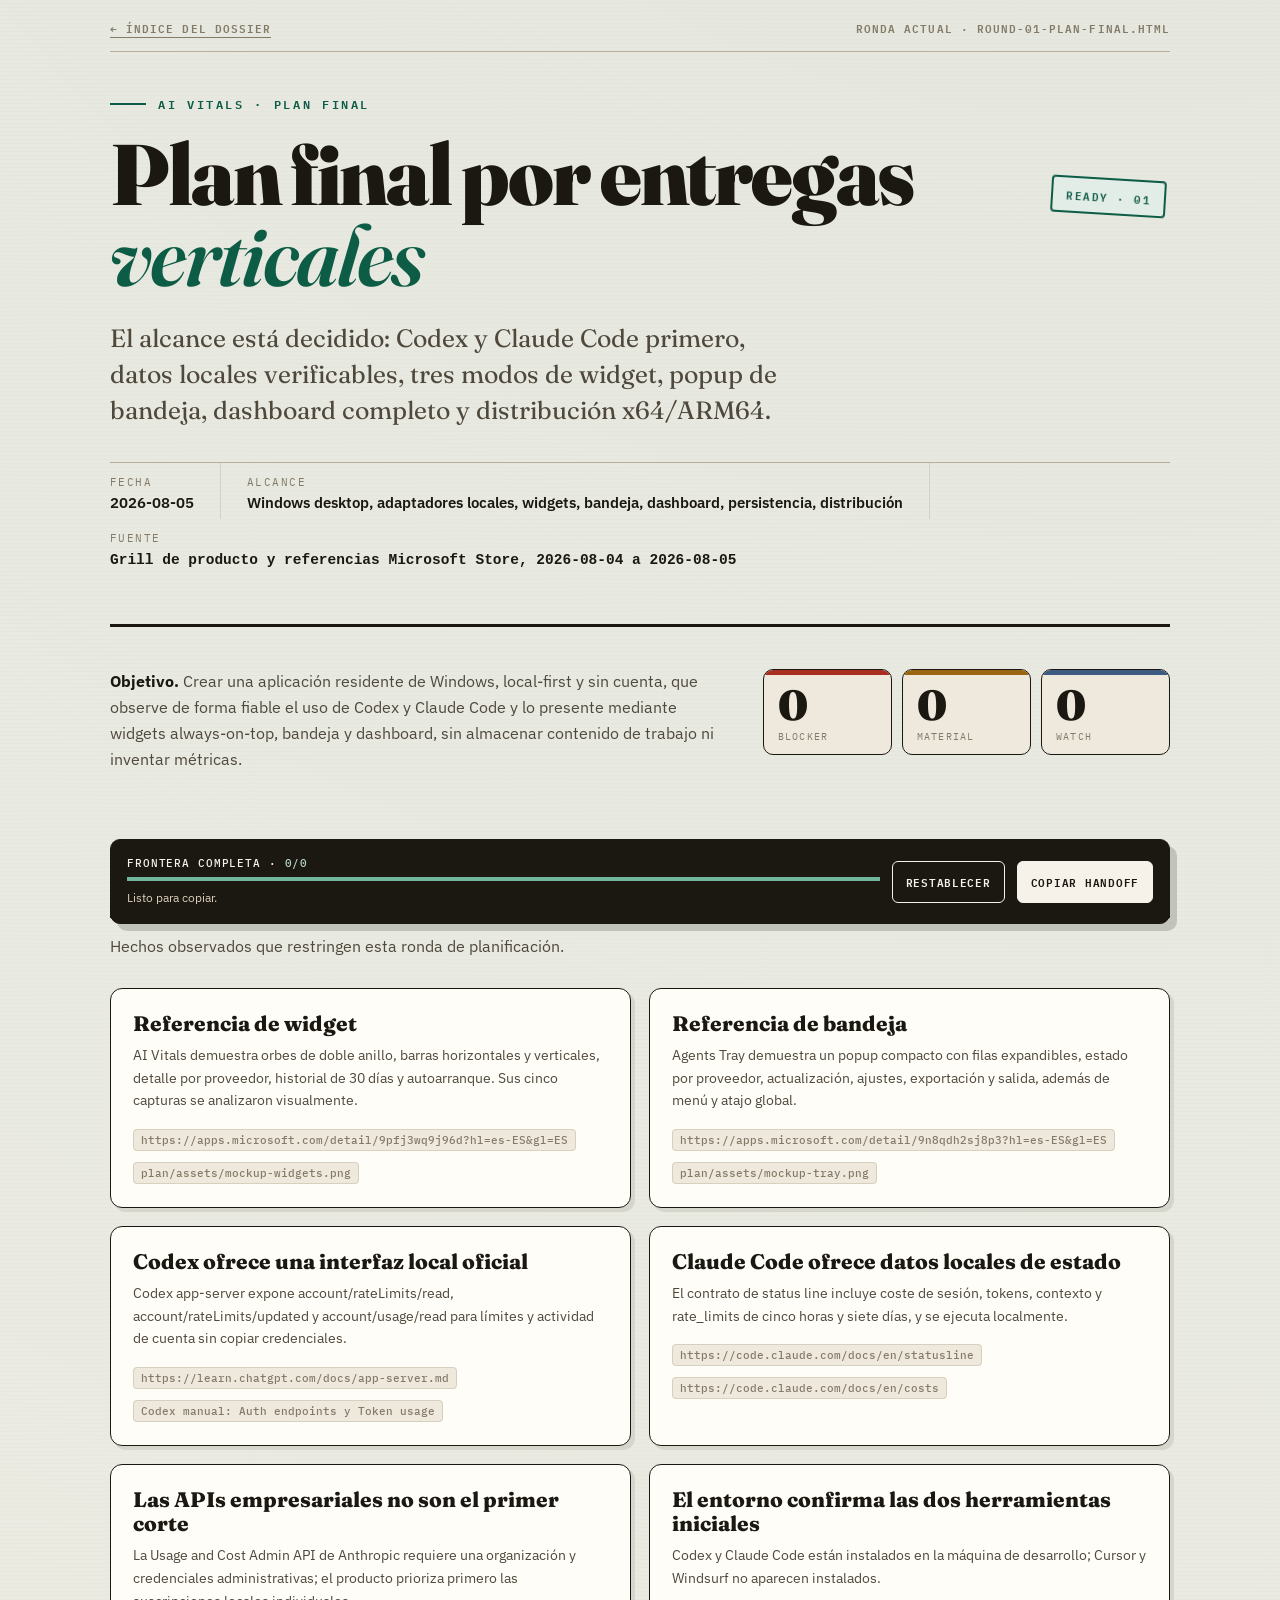
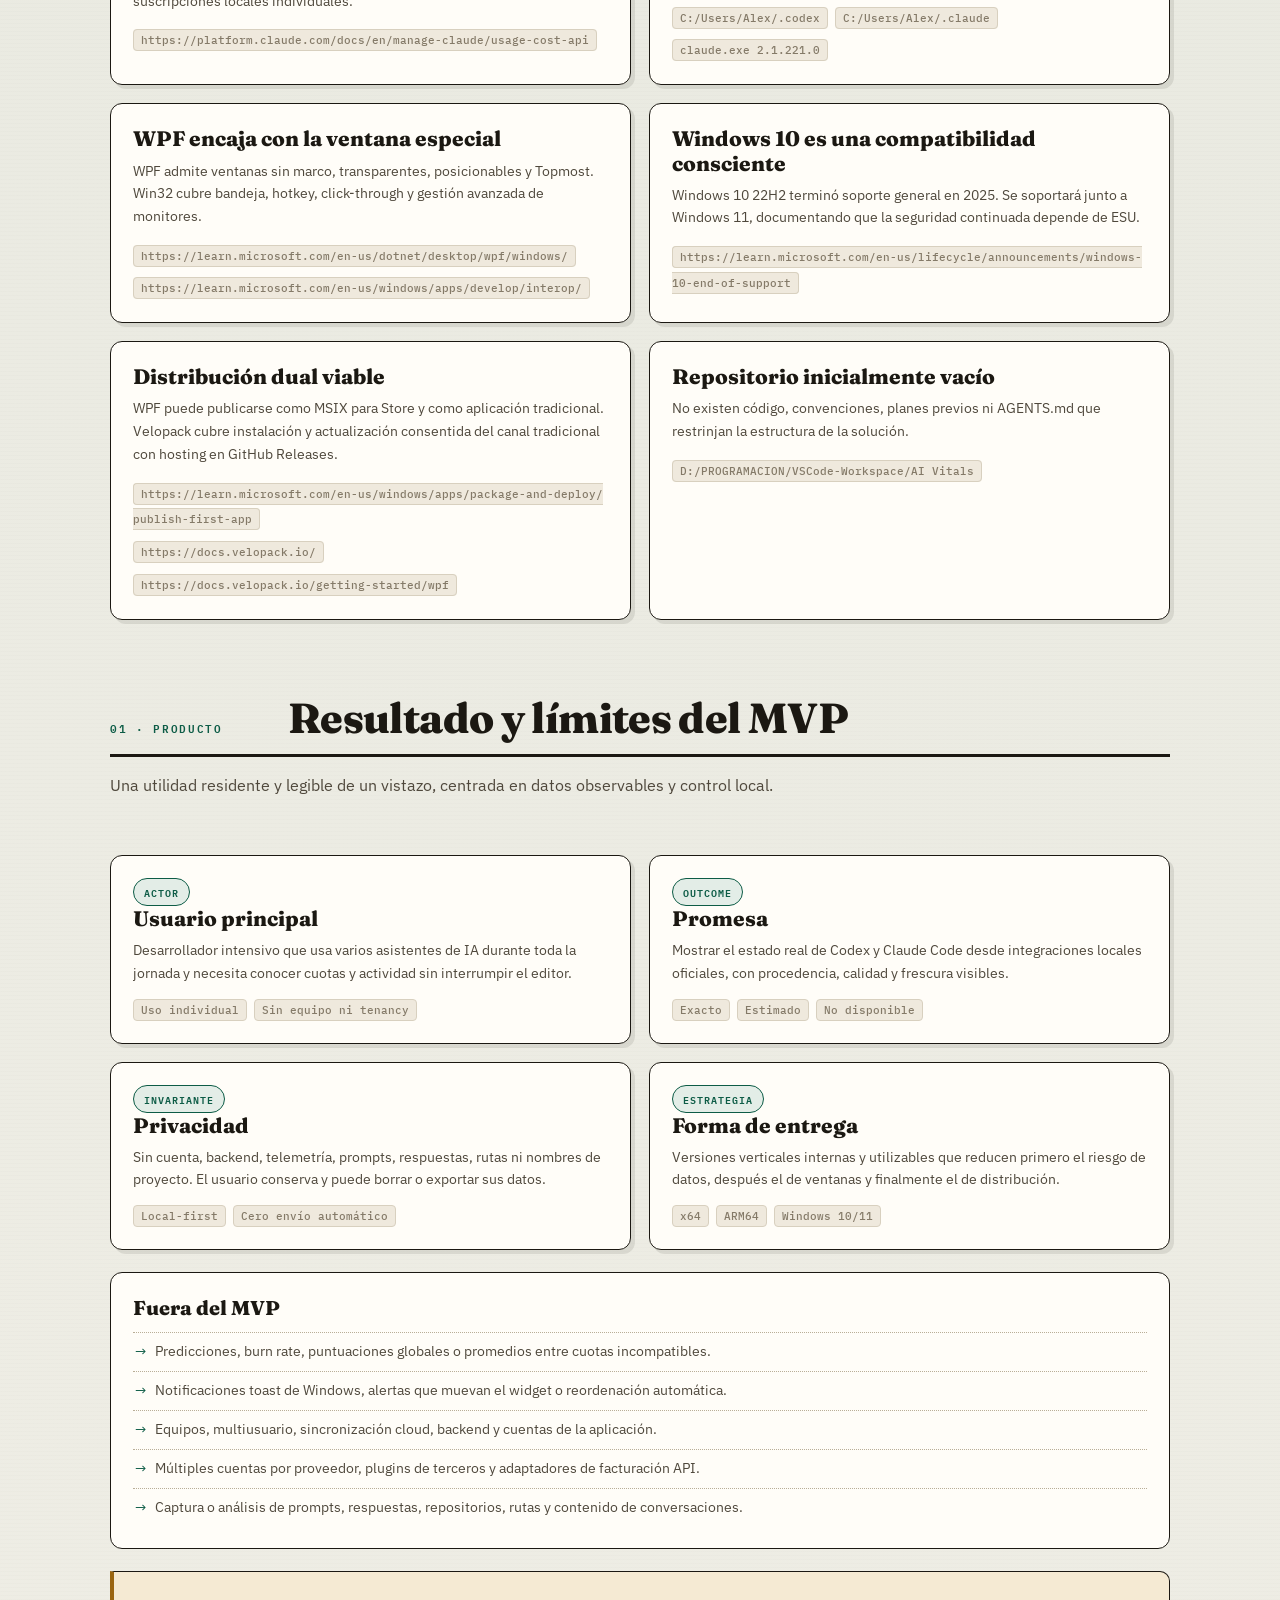
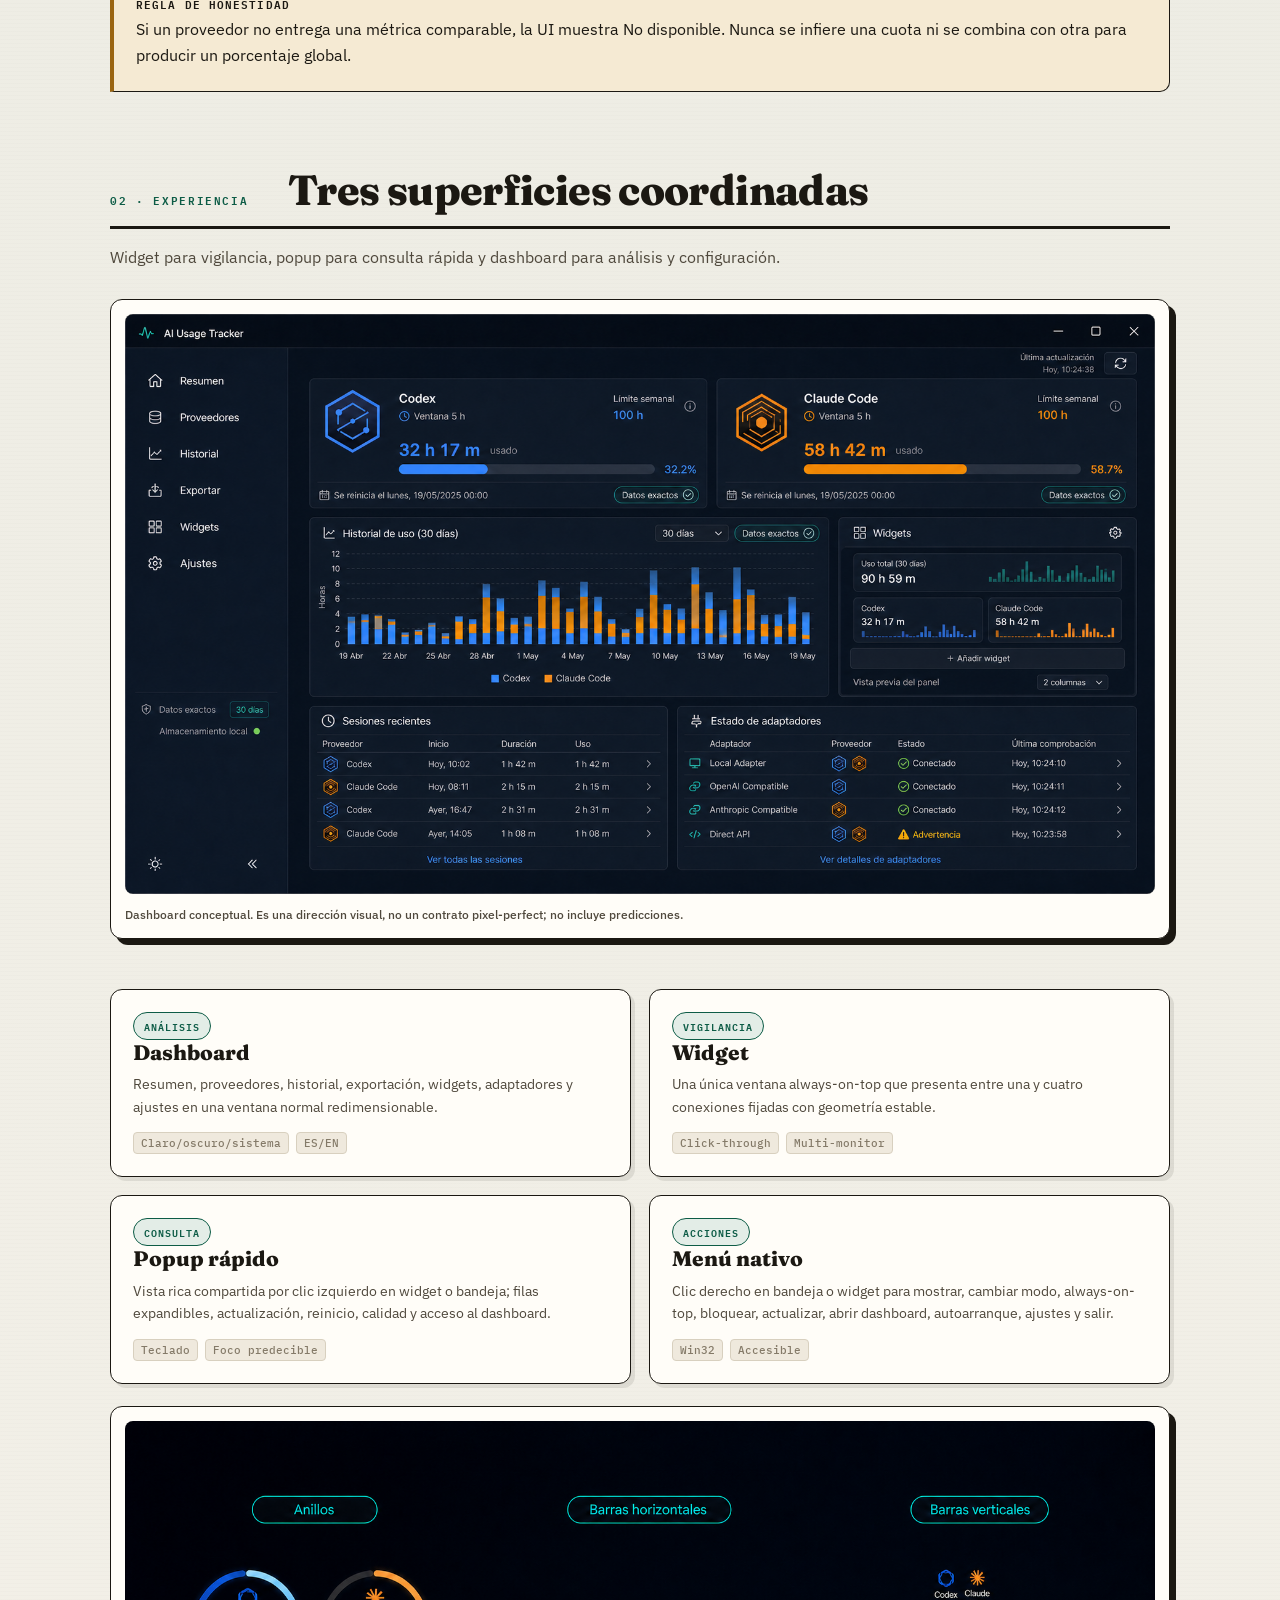
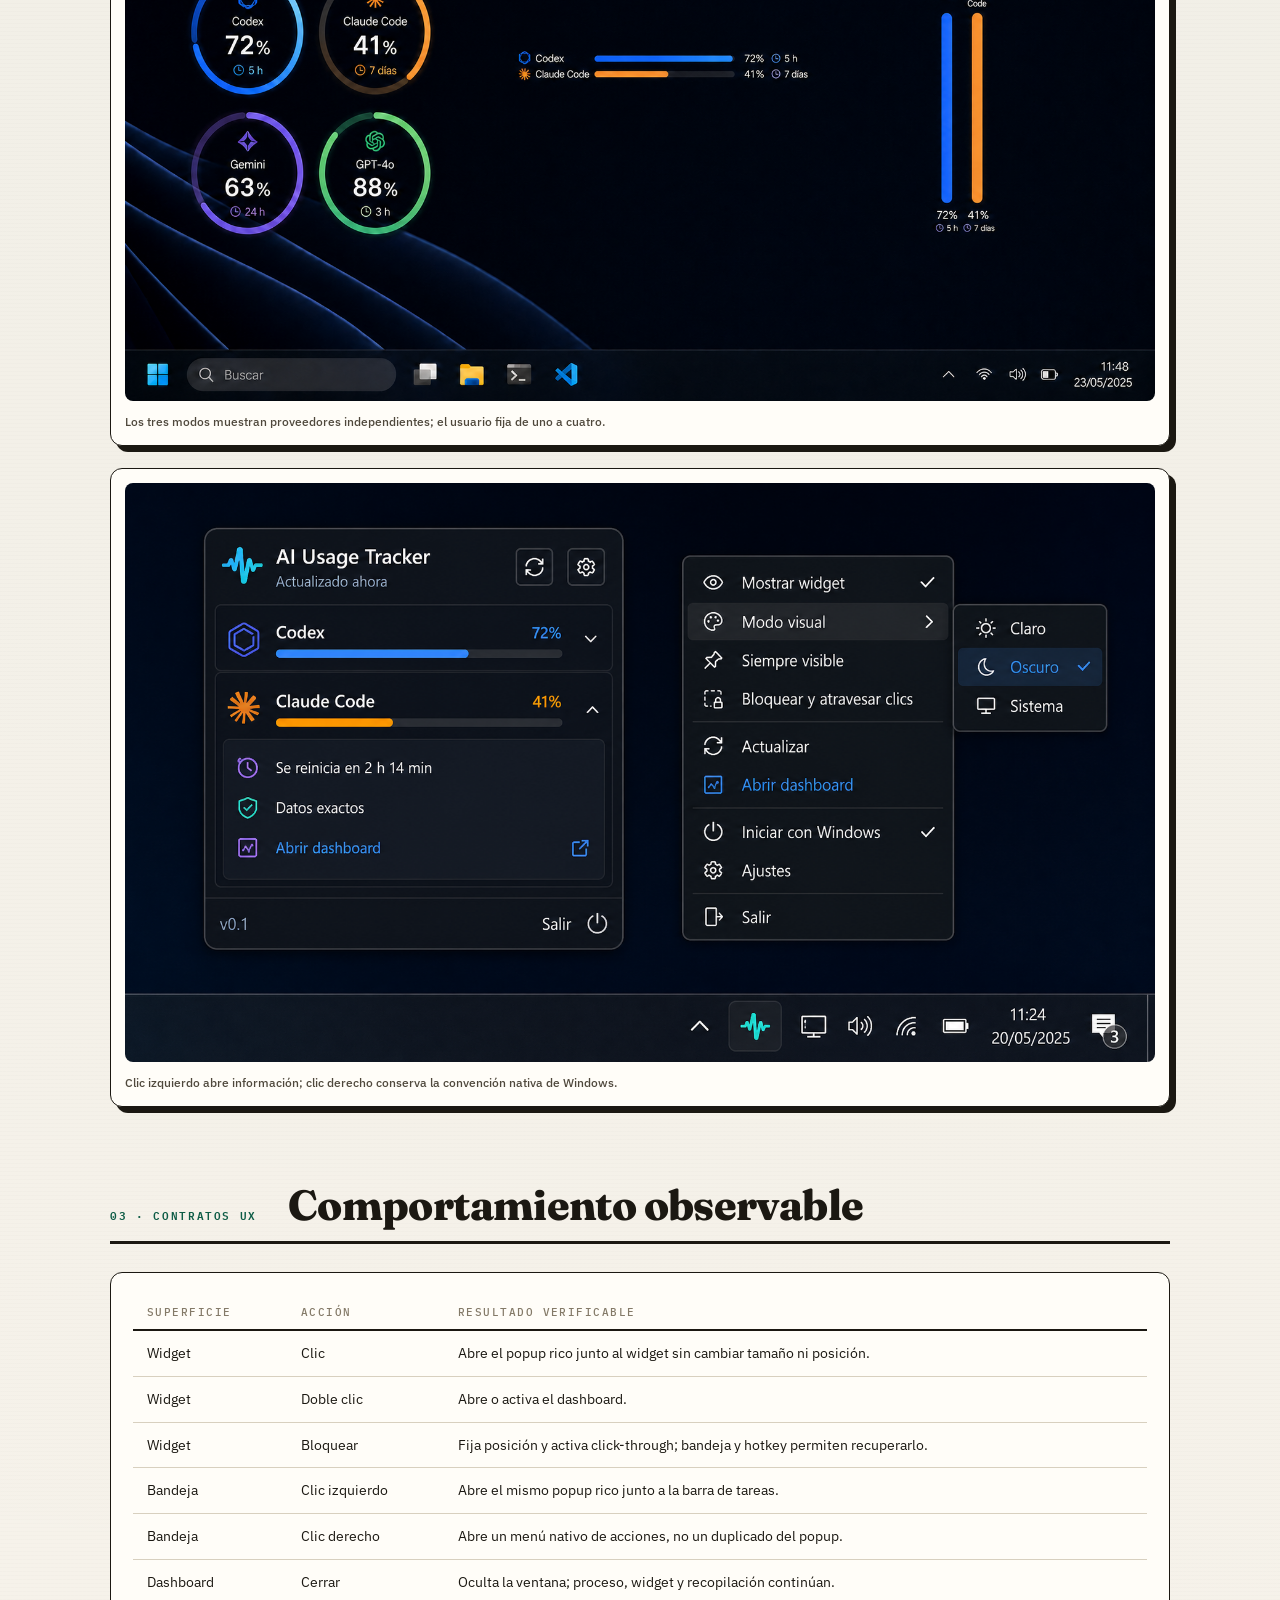
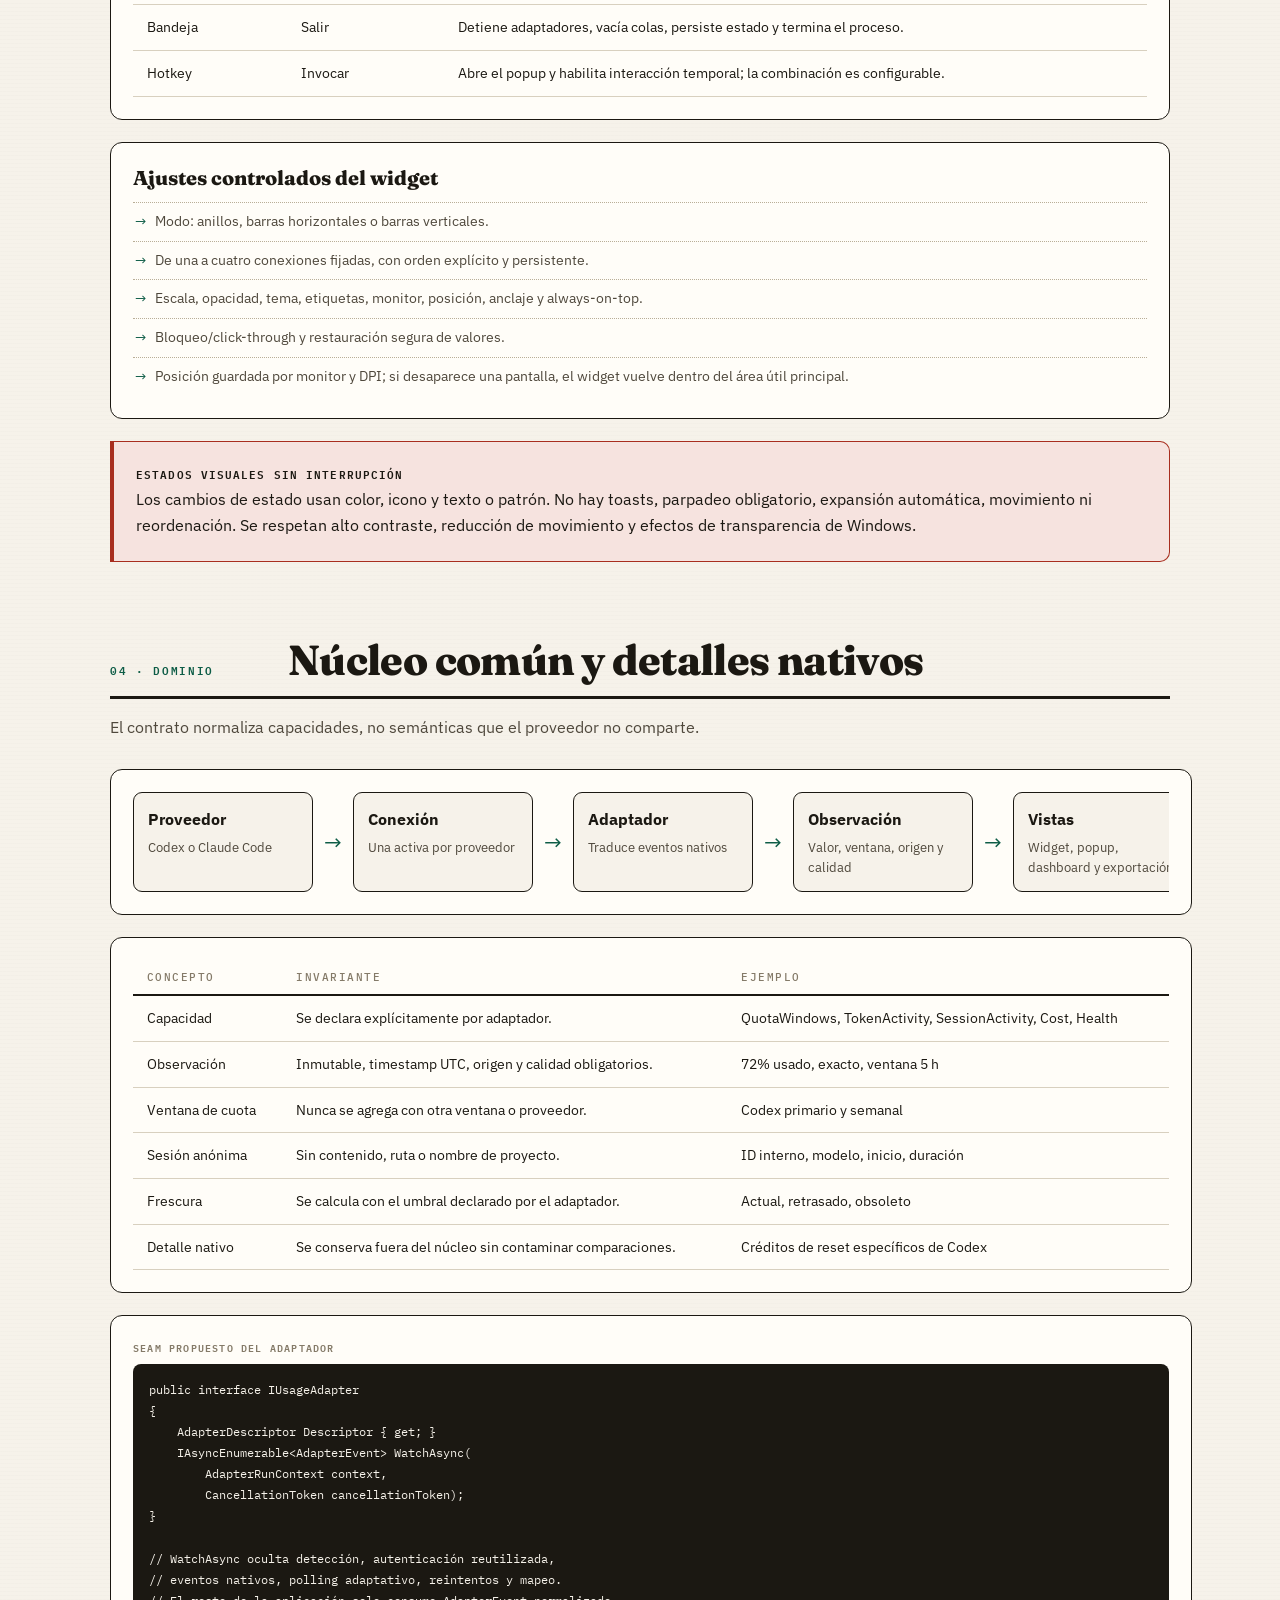
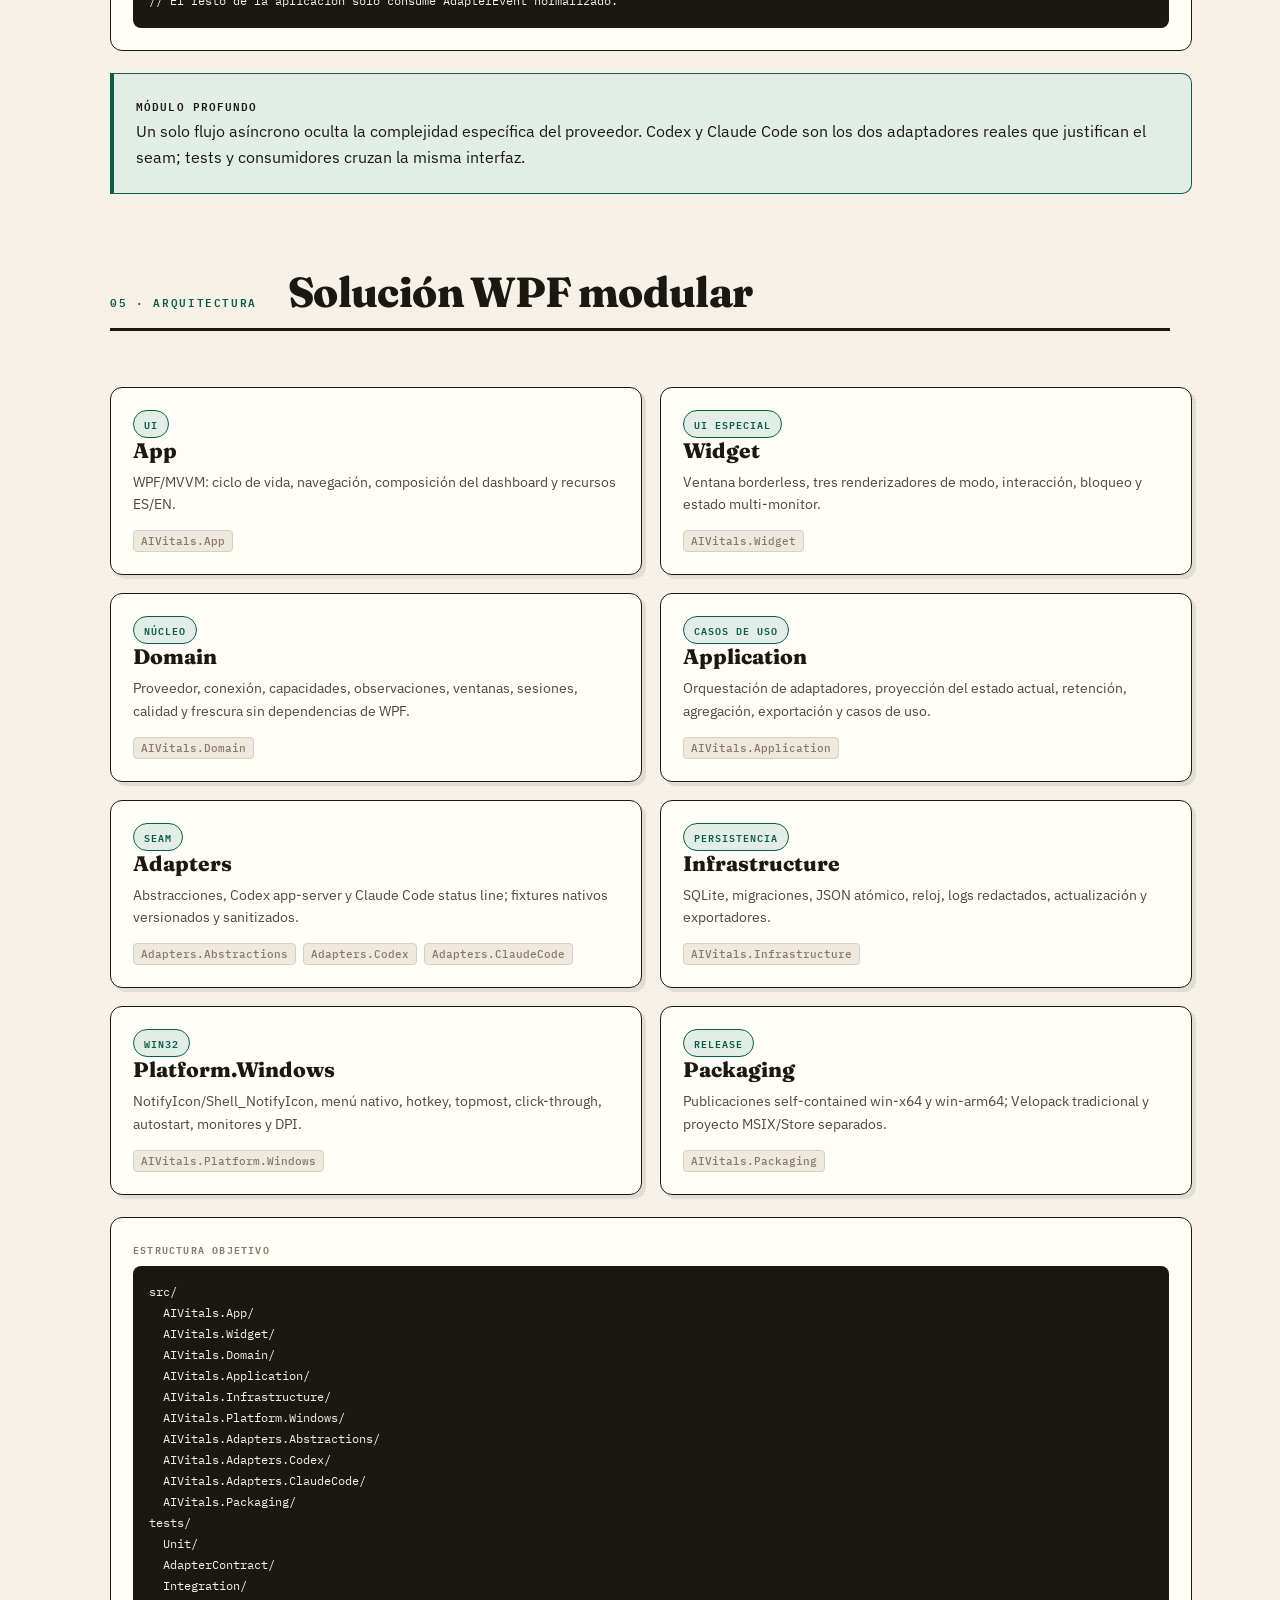
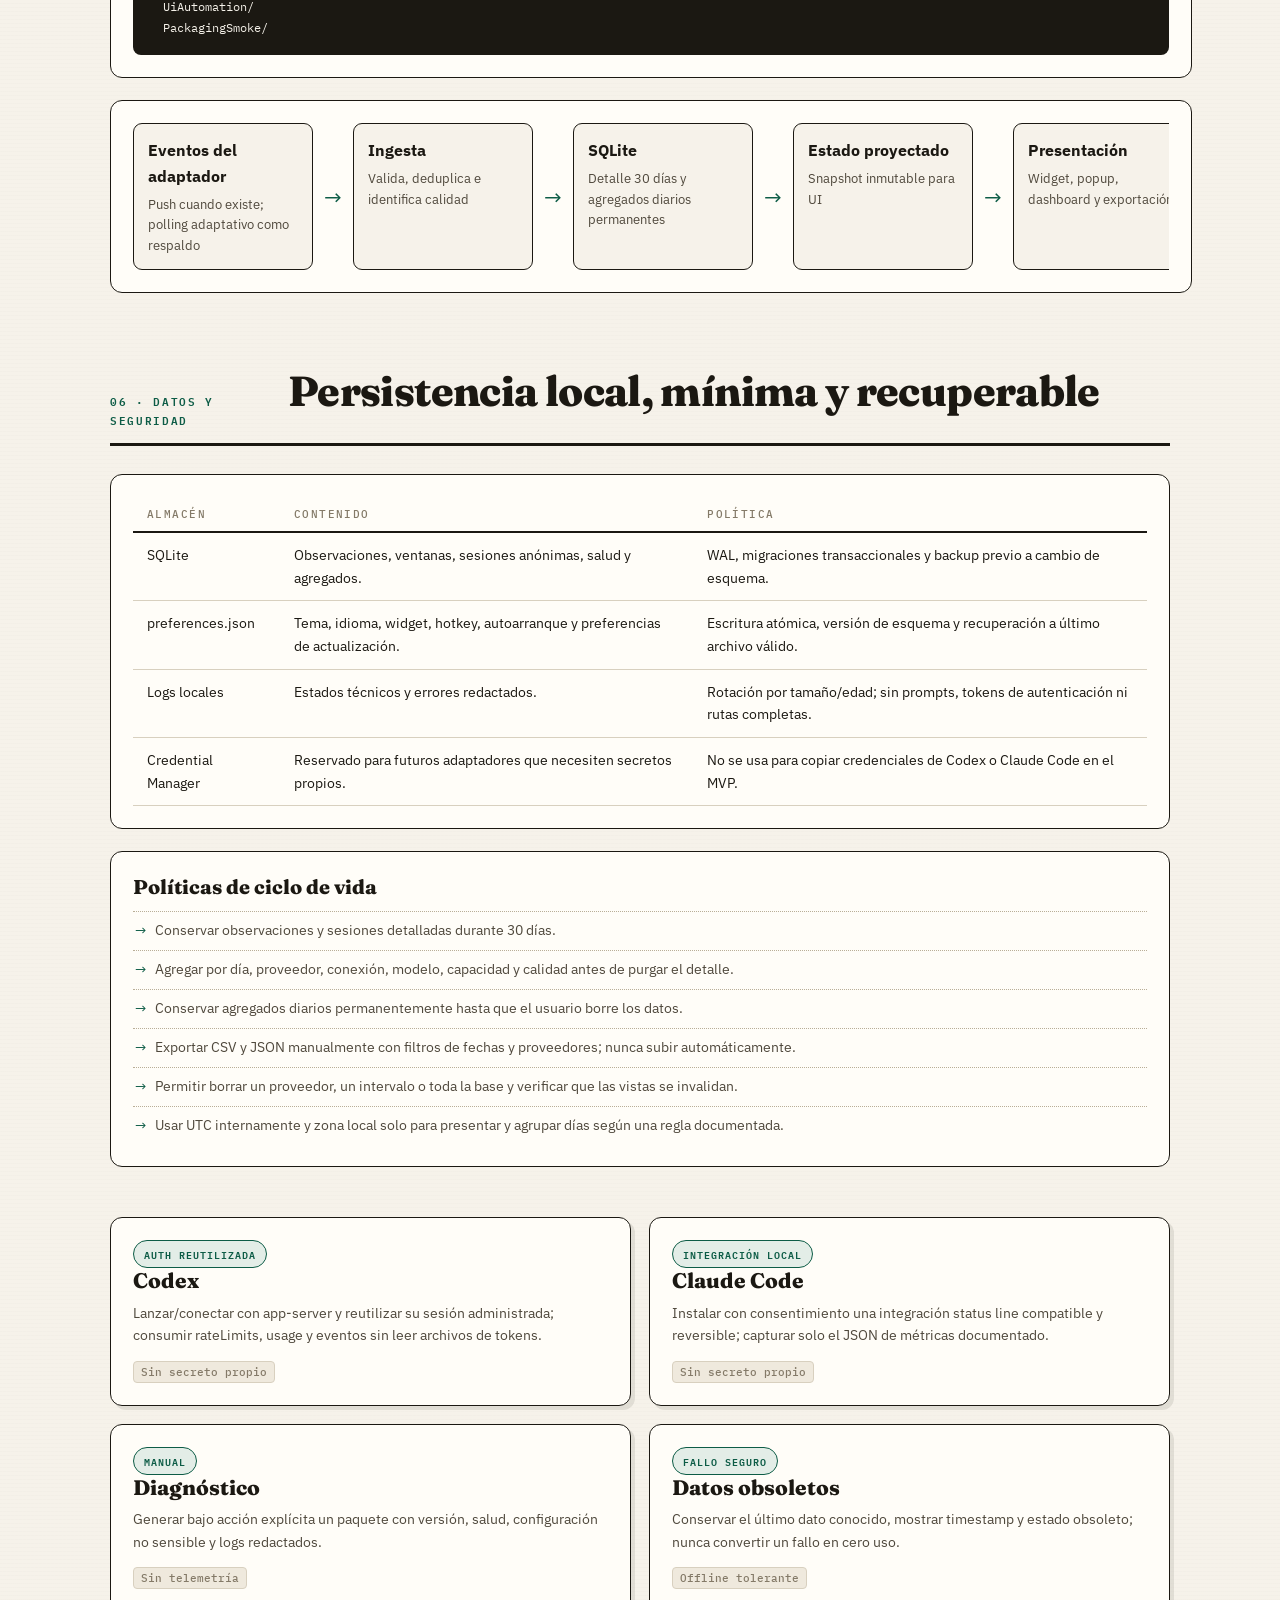
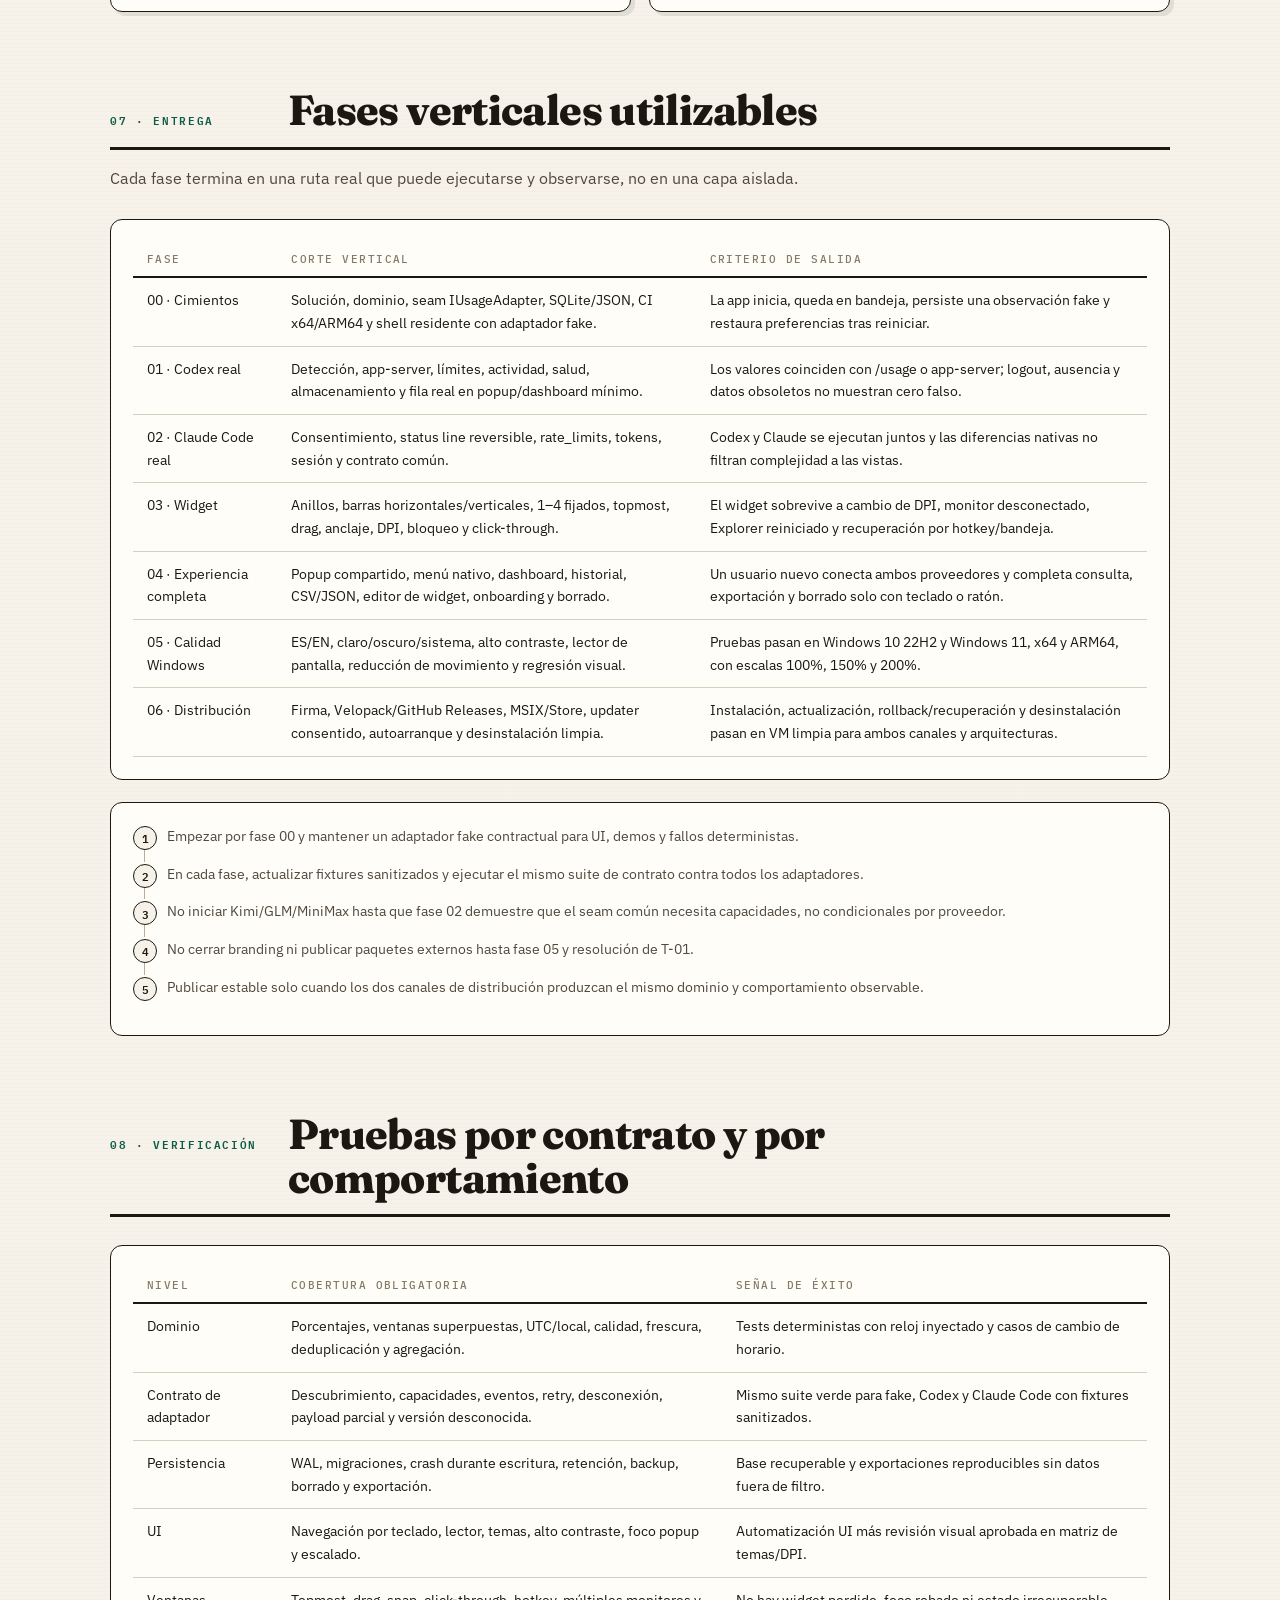
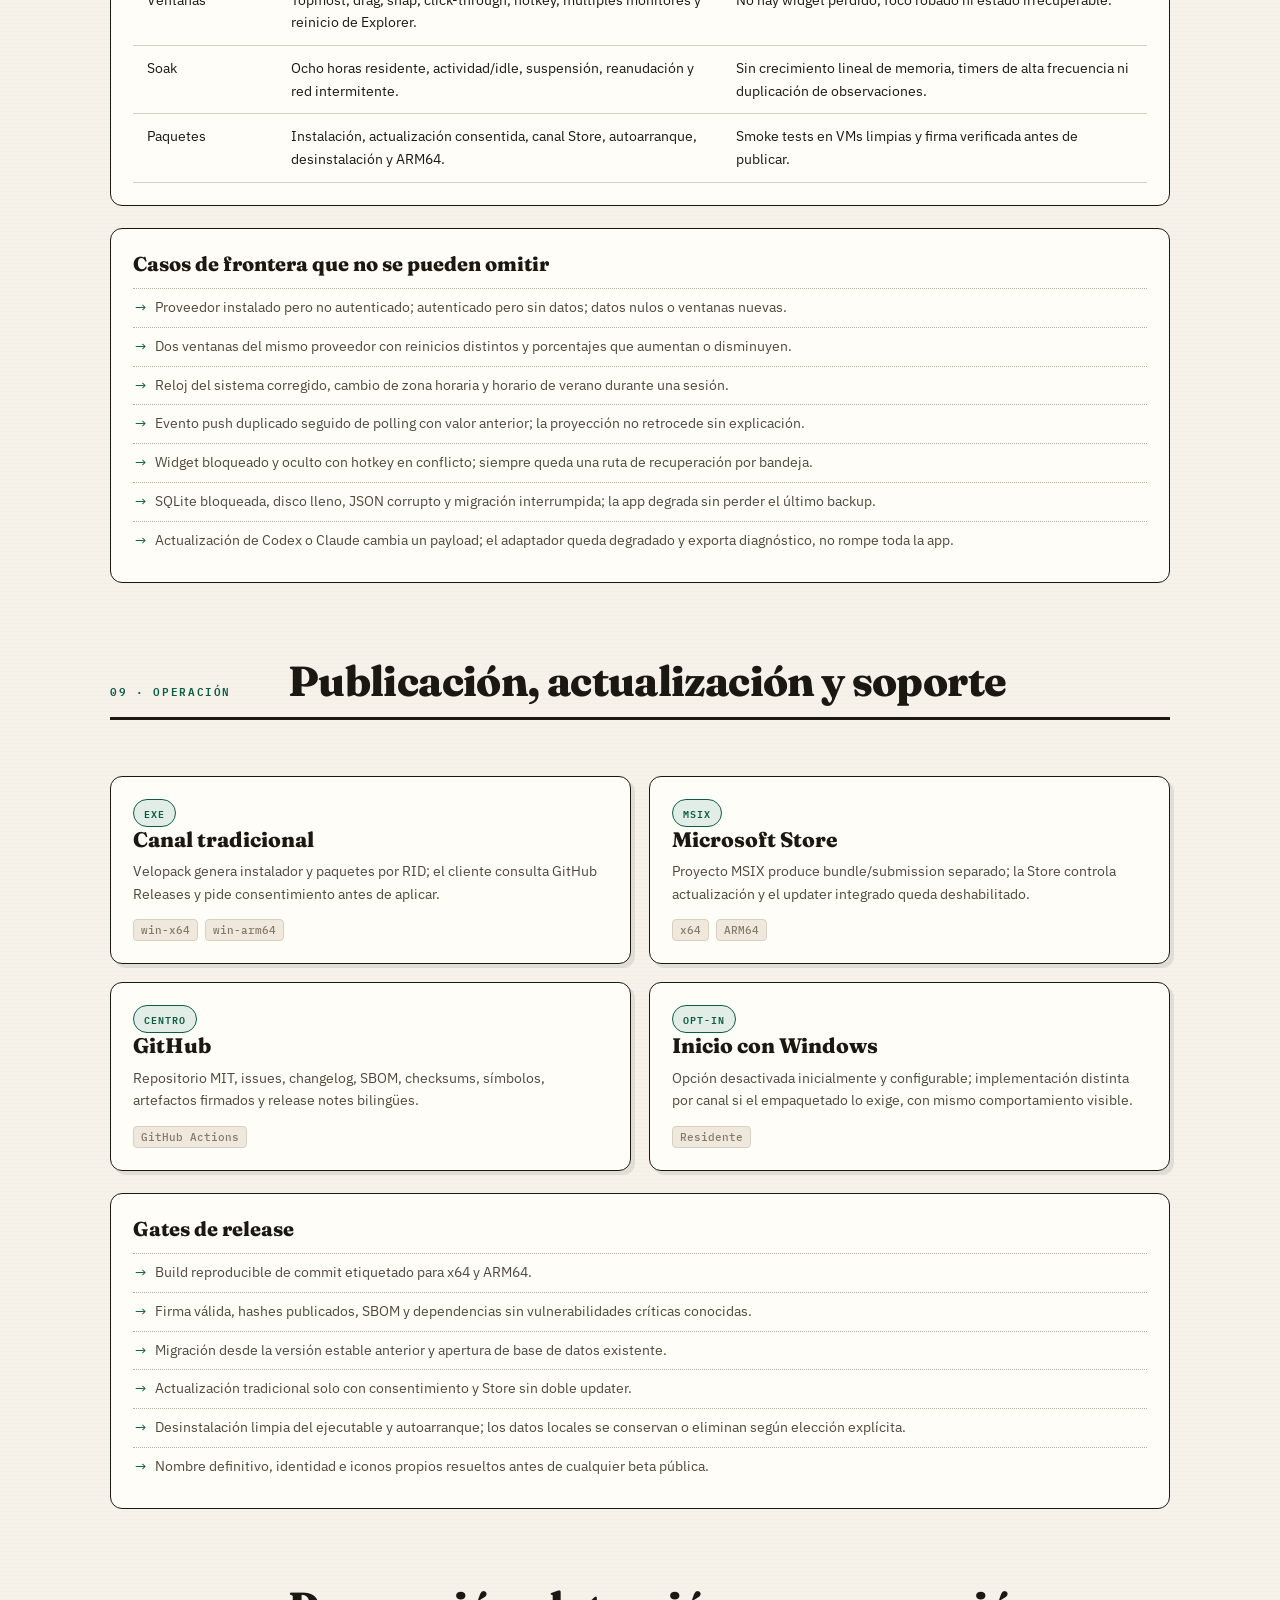
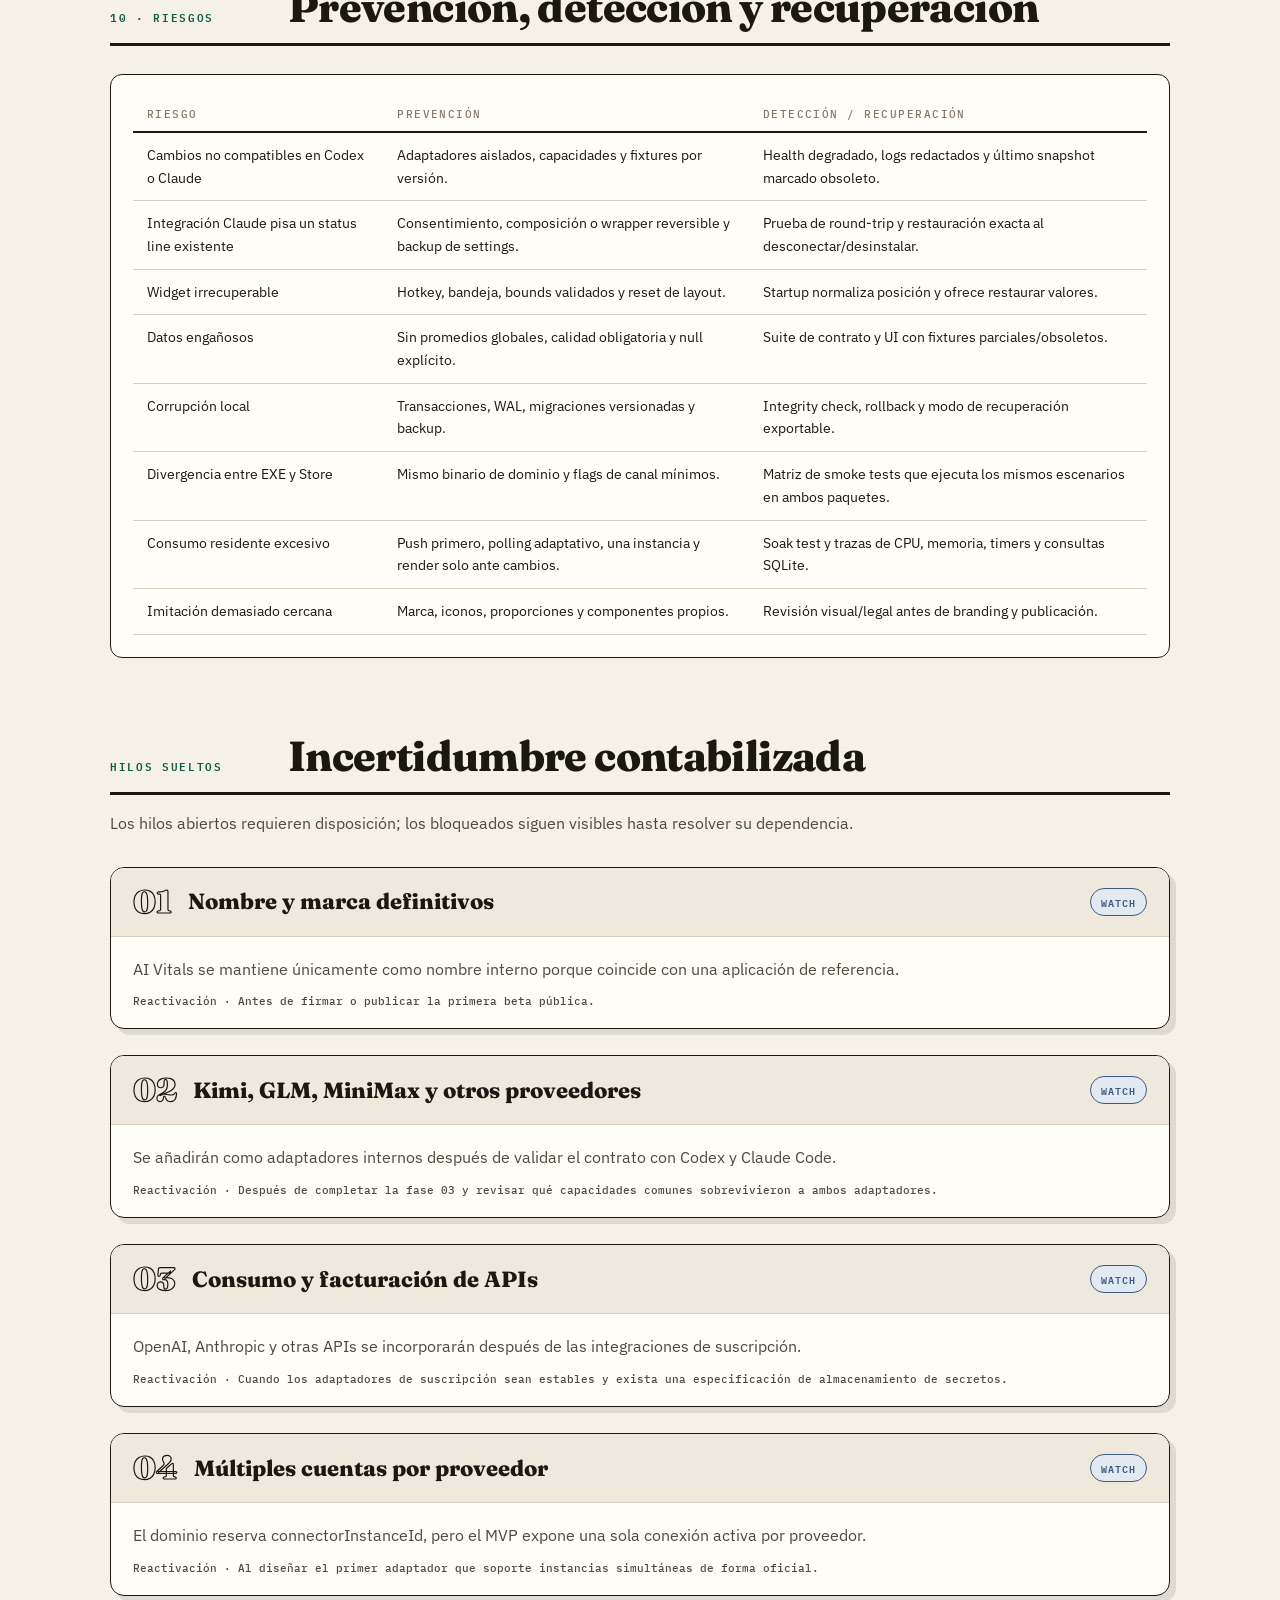
<file: plan/round-01-plan-final.html>
<!doctype html>
<html lang="es">
<head>
<meta charset="utf-8">
<meta name="viewport" content="width=device-width, initial-scale=1">
<meta name="description" content="El alcance está decidido: Codex y Claude Code primero, datos locales verificables, tres modos de widget, popup de bandeja, dashboard completo y distribución x64/ARM64.">
<title>Plan final por entregas verticales · AI Vitals</title>
<link rel="preconnect" href="https://fonts.googleapis.com">
<link rel="preconnect" href="https://fonts.gstatic.com" crossorigin>
<link href="https://fonts.googleapis.com/css2?family=Fraunces:opsz,wght@9..144,400;9..144,600;9..144,800;9..144,900&family=IBM+Plex+Sans:ital,wght@0,400;0,500;0,600;1,400&family=IBM+Plex+Mono:wght@400;500;600&display=swap" rel="stylesheet">
<style>
:root {
  --paper:#f6f2ea; --paper-2:#efe9dd; --card:#fffdf8;
  --ink:#1b1812; --ink-soft:#4f483c; --ink-faint:#847a68;
  --line:#d8d0bf; --line-strong:#b9ae97;
  --accent:#0d5c46; --accent-soft:#e3ede7;
  --critical:#a82e1f; --critical-bg:#f6e3df;
  --medium:#9a6510; --medium-bg:#f5ead3;
  --minor:#3d5a80; --minor-bg:#e2e9f1;
  --display:'Fraunces',serif; --sans:'IBM Plex Sans',sans-serif; --mono:'IBM Plex Mono',monospace;
}
* { box-sizing:border-box; margin:0; padding:0; }
html { scroll-behavior:smooth; }
body {
  min-width:320px; font-family:var(--sans); line-height:1.62; color:var(--ink);
  background-color:var(--paper);
  background-image:repeating-linear-gradient(0deg,transparent,transparent 3px,rgb(27 24 18 / .012) 3px,rgb(27 24 18 / .012) 4px),radial-gradient(circle at 85% -5%,rgb(13 92 70 / .08),transparent 42%);
}
button,input,select,textarea { font:inherit; }
button { color:inherit; }
a { color:inherit; }
::selection { color:var(--paper); background:var(--accent); }
:focus-visible { outline:3px solid var(--critical); outline-offset:3px; }
.skip-link { position:fixed; top:12px; left:12px; z-index:50; padding:8px 12px; font:12px var(--mono); color:var(--paper); background:var(--ink); transform:translateY(-180%); }
.skip-link:focus { transform:none; }
.sr-only { position:absolute; width:1px; height:1px; padding:0; margin:-1px; overflow:hidden; clip:rect(0,0,0,0); white-space:nowrap; border:0; }
.sheet { width:min(100% - 56px,1060px); margin:0 auto; padding-bottom:96px; }
.topnav { display:flex; justify-content:space-between; gap:18px; padding:18px 0 14px; border-bottom:1px solid var(--line-strong); font:600 10.5px var(--mono); letter-spacing:.1em; text-transform:uppercase; color:var(--ink-faint); }
.topnav-group { display:flex; flex-wrap:wrap; gap:18px; }
.topnav a { text-decoration-thickness:1px; text-underline-offset:4px; }
.topnav a:hover { color:var(--accent); }
.masthead { position:relative; padding:42px 0 48px; border-bottom:3px solid var(--ink); }
.kicker { display:flex; align-items:center; gap:12px; font:600 12px var(--mono); letter-spacing:.22em; color:var(--accent); text-transform:uppercase; }
.kicker::before { width:36px; height:2px; content:''; background:var(--accent); }
h1 { max-width:15ch; margin-top:20px; font:900 clamp(48px,8vw,86px)/.94 var(--display); letter-spacing:-.025em; }
h1 em { color:var(--accent); font-weight:600; }
.stamp { position:absolute; top:126px; right:4px; padding:7px 13px; font:600 11px var(--mono); letter-spacing:.14em; text-transform:uppercase; color:var(--accent); background:var(--accent-soft); border:2px solid var(--accent); border-radius:4px; transform:rotate(3.5deg); }
.lede { max-width:690px; margin-top:24px; font:400 clamp(19px,2.2vw,25px)/1.45 var(--display); color:var(--ink-soft); }
.masthead-meta { display:flex; flex-wrap:wrap; margin-top:34px; border-top:1px solid var(--line-strong); }
.masthead-meta div { padding:12px 26px 4px 0; margin-right:26px; border-right:1px solid var(--line); }
.masthead-meta div:last-child { border-right:0; }
.masthead-meta dt { font:400 10.5px var(--mono); letter-spacing:.14em; text-transform:uppercase; color:var(--ink-faint); }
.masthead-meta dd { margin-top:2px; font-size:14.5px; font-weight:600; }
.summary { display:grid; grid-template-columns:minmax(0,1.5fr) minmax(300px,1fr); gap:42px; align-items:start; padding:42px 0 8px; }
.summary-copy { color:var(--ink-soft); }
.summary-copy strong { color:var(--ink); }
.tally { display:grid; grid-template-columns:repeat(3,1fr); gap:10px; }
.tally .cell { position:relative; overflow:hidden; padding:14px 14px 11px; background:var(--paper-2); border:1.5px solid var(--ink); border-radius:10px; }
.tally .cell::after { position:absolute; inset:0 0 auto; height:5px; content:''; background:var(--accent); }
.tally .cell.blocker::after { background:var(--critical); }
.tally .cell.material::after { background:var(--medium); }
.tally .cell.watch::after { background:var(--minor); }
.tally .num { font:900 42px/1 var(--display); }
.tally .lbl { margin-top:4px; font:400 10px var(--mono); letter-spacing:.12em; color:var(--ink-faint); text-transform:uppercase; }
.section { padding-top:76px; }
.section-head { display:grid; grid-template-columns:150px 1fr; gap:28px; align-items:baseline; padding-bottom:14px; border-bottom:3px solid var(--ink); }
.section-label { font:600 11px var(--mono); letter-spacing:.15em; color:var(--accent); text-transform:uppercase; }
.section h2 { font:800 clamp(30px,4vw,42px)/1.05 var(--display); letter-spacing:-.015em; }
.section-intro { max-width:760px; margin-top:16px; color:var(--ink-soft); }
.eyebrow { display:flex; align-items:center; gap:9px; margin-bottom:12px; font:600 10.5px var(--mono); letter-spacing:.16em; color:var(--accent); text-transform:uppercase; }
.eyebrow::after { height:1px; content:''; background:var(--line); flex:1; }
.badge { display:inline-flex; align-items:center; padding:4px 10px; font:600 10px var(--mono); letter-spacing:.1em; text-transform:uppercase; border-radius:999px; white-space:nowrap; color:var(--accent); background:var(--accent-soft); border:1px solid var(--accent); }
.badge.blocker { color:var(--critical); background:var(--critical-bg); border-color:var(--critical); }
.badge.material { color:var(--medium); background:var(--medium-bg); border-color:var(--medium); }
.badge.watch { color:var(--minor); background:var(--minor-bg); border-color:var(--minor); }
.badge.done { color:var(--accent); background:var(--accent-soft); border-color:var(--accent); }
.evidence-grid,.cards-grid { display:grid; grid-template-columns:repeat(2,minmax(0,1fr)); gap:18px; margin-top:28px; }
.evidence-card,.mini-card { padding:22px; background:var(--card); border:1.5px solid var(--ink); border-radius:12px; box-shadow:4px 4px 0 rgb(27 24 18 / .09); }
.evidence-card h3,.mini-card h3 { font:800 21px/1.15 var(--display); }
.evidence-card p,.mini-card p { margin-top:9px; color:var(--ink-soft); font-size:14px; }
.refs,.meta-list { display:flex; flex-wrap:wrap; gap:7px; margin-top:14px; list-style:none; }
.refs code,.meta-list li { padding:3px 7px; font:500 10.5px var(--mono); color:var(--ink-faint); background:var(--paper-2); border:1px solid var(--line); border-radius:4px; word-break:break-all; }
.decision-list,.thread-list { display:grid; gap:26px; margin-top:30px; }
.decision-card,.thread-card { overflow:hidden; background:var(--card); border:1.5px solid var(--ink); border-radius:14px; box-shadow:6px 6px 0 rgb(27 24 18 / .1); }
.card-head { display:grid; grid-template-columns:auto minmax(0,1fr) auto; gap:16px; align-items:center; padding:18px 22px; background:var(--paper-2); border-bottom:1px solid var(--line); }
.folio { font:900 32px/1 var(--display); color:transparent; -webkit-text-stroke:1.2px var(--ink); }
.card-head h3 { font:800 22px/1.1 var(--display); }
.card-head-right { display:flex; align-items:center; gap:8px; }
.card-copy { padding:22px; border-bottom:1px solid var(--line); }
.card-copy .question { font:600 17px/1.45 var(--sans); color:var(--ink); }
.card-copy .rationale { margin-top:7px; color:var(--ink-soft); font-size:14px; }
.option-grid { display:grid; grid-template-columns:repeat(2,minmax(0,1fr)); gap:14px; padding:22px; }
.option { position:relative; display:block; min-width:0; padding:17px; cursor:pointer; background:var(--paper); border:1.5px solid var(--line-strong); border-radius:10px; }
.option:has(input:checked) { background:var(--accent-soft); border-color:var(--accent); box-shadow:3px 3px 0 rgb(13 92 70 / .15); }
.option-top { display:flex; align-items:flex-start; gap:10px; }
.option input { flex:0 0 auto; margin-top:4px; accent-color:var(--accent); }
.option-title { font-weight:600; }
.recommended { margin-left:auto; padding:2px 6px; font:600 9px var(--mono); letter-spacing:.08em; text-transform:uppercase; color:var(--accent); border:1px solid var(--accent); border-radius:4px; }
.option-summary { margin-top:8px; font-size:13.5px; color:var(--ink-soft); }
.option-meta { display:grid; grid-template-columns:repeat(3,1fr); gap:7px; margin-top:13px; }
.option-meta div { padding-top:7px; border-top:1px dotted var(--line-strong); }
.option-meta dt { font:500 9px var(--mono); letter-spacing:.08em; text-transform:uppercase; color:var(--ink-faint); }
.option-meta dd { margin-top:2px; font:500 11px var(--mono); }
.tradeoffs { margin-top:12px; list-style:none; }
.tradeoffs li { position:relative; padding:5px 0 5px 16px; font-size:12.5px; color:var(--ink-soft); border-top:1px dotted var(--line); }
.tradeoffs li::before { position:absolute; left:1px; color:var(--accent); content:'→'; }
.response { display:grid; grid-template-columns:minmax(190px,.55fr) minmax(0,1.45fr); gap:18px; padding:20px 22px; background:linear-gradient(180deg,transparent,rgb(13 92 70 / .035)); border-top:1px dashed var(--line-strong); }
.field label,.field .field-label { display:block; margin-bottom:6px; font:600 10px var(--mono); letter-spacing:.11em; text-transform:uppercase; color:var(--ink-faint); }
select,textarea { width:100%; color:var(--ink); background:var(--card); border:1.5px solid var(--line-strong); border-radius:6px; }
select { min-height:42px; padding:8px 34px 8px 10px; }
textarea { min-height:86px; padding:10px 12px; resize:vertical; line-height:1.45; }
select[aria-invalid='true'],textarea[aria-invalid='true'] { border-color:var(--critical); background:var(--critical-bg); }
.thread-card.blocked { box-shadow:none; border-color:var(--line-strong); }
.thread-card .thread-body { padding:20px 22px; }
.thread-card p { color:var(--ink-soft); }
.blocked-by { margin-top:12px; font:500 11px var(--mono); color:var(--minor); }
.content-stack { display:grid; gap:22px; margin-top:28px; }
.visual-block { margin:0; padding:14px; background:var(--card); border:1.5px solid var(--ink); border-radius:12px; box-shadow:6px 6px 0 var(--ink); }
.visual-block img { display:block; width:100%; height:auto; border-radius:8px; border:1px solid var(--rule); background:#0b1020; }
.visual-block figcaption { margin-top:12px; color:var(--ink-soft); font:500 12px/1.5 var(--sans); }
.prose p + p { margin-top:12px; }
.prose p { color:var(--ink-soft); }
.list-block,.steps-block,.code-block,.flow-block,.table-wrap,.callout { padding:22px; background:var(--card); border:1.5px solid var(--ink); border-radius:12px; }
.list-block h3 { font:800 20px var(--display); }
.outcomes { margin-top:12px; list-style:none; }
.outcomes li { position:relative; padding:8px 0 8px 22px; font-size:13.5px; color:var(--ink-soft); border-top:1px dotted var(--line-strong); }
.outcomes li::before { position:absolute; left:2px; color:var(--accent); content:'→'; }
ol.steps { list-style:none; counter-reset:step; }
ol.steps li { counter-increment:step; position:relative; padding:0 0 15px 34px; font-size:14px; color:var(--ink-soft); }
ol.steps li::before { content:counter(step); position:absolute; left:0; top:1px; display:grid; place-items:center; width:22px; height:22px; font:600 11px var(--mono); color:var(--ink); background:var(--paper); border:1.5px solid var(--ink); border-radius:50%; }
ol.steps li:not(:last-child)::after { content:''; position:absolute; left:10.5px; top:25px; bottom:1px; width:1.5px; background:var(--line-strong); }
.code-block .code-label { margin-bottom:8px; font:600 10px var(--mono); letter-spacing:.12em; text-transform:uppercase; color:var(--ink-faint); }
pre { overflow:auto; padding:16px; color:var(--paper); background:var(--ink); border-radius:8px; }
pre code { font:12px/1.55 var(--mono); white-space:pre; }
.order-table { width:100%; border-collapse:collapse; font-size:14px; }
.order-table th { padding:10px 14px; text-align:left; font:500 10.5px var(--mono); letter-spacing:.14em; text-transform:uppercase; color:var(--ink-faint); border-bottom:2px solid var(--ink); }
.order-table td { padding:11px 14px; border-bottom:1px solid var(--line); vertical-align:top; }
.order-table tr:hover td { background:rgb(13 92 70 / .04); }
.flow { display:flex; align-items:stretch; gap:8px; overflow-x:auto; }
.flow-node { min-width:180px; padding:14px; background:var(--paper); border:1.5px solid var(--ink); border-radius:9px; }
.flow-node strong { display:block; }
.flow-node span { display:block; margin-top:4px; font-size:12.5px; color:var(--ink-soft); }
.flow-arrow { display:grid; place-items:center; flex:0 0 24px; color:var(--accent); font-size:22px; }
.callout { border-left:4px solid var(--medium); border-radius:0 10px 10px 0; background:var(--medium-bg); }
.callout.warning { border-color:var(--critical); background:var(--critical-bg); }
.callout.success { border-color:var(--accent); background:var(--accent-soft); }
.callout b { display:block; margin-bottom:4px; font:600 11px var(--mono); letter-spacing:.1em; text-transform:uppercase; }
.timeline { position:relative; display:grid; gap:0; margin-top:30px; }
.timeline::before { position:absolute; top:15px; bottom:15px; left:23px; width:2px; content:''; background:var(--line-strong); }
.timeline-entry { position:relative; display:grid; grid-template-columns:48px minmax(0,1fr); gap:18px; padding-bottom:24px; }
.timeline-dot { z-index:1; display:grid; place-items:center; width:48px; height:48px; font:600 11px var(--mono); color:var(--accent); background:var(--paper); border:2px solid var(--accent); border-radius:50%; }
.timeline-entry.current .timeline-dot { color:var(--paper); background:var(--accent); }
.timeline-body { padding:16px 18px; background:var(--card); border:1.5px solid var(--ink); border-radius:10px; box-shadow:4px 4px 0 rgb(27 24 18 / .08); }
.timeline-body h3 { font:800 20px var(--display); }
.timeline-body h3 a { text-underline-offset:4px; }
.timeline-meta { display:flex; flex-wrap:wrap; gap:10px; margin-top:8px; font:500 10px var(--mono); color:var(--ink-faint); text-transform:uppercase; }
.ledger { margin-top:28px; border-top:2px solid var(--ink); }
.ledger-row { display:grid; grid-template-columns:74px 1.2fr .7fr 1.4fr; gap:14px; padding:11px 4px; border-bottom:1px dotted var(--line-strong); align-items:baseline; }
.ledger-id { font:500 11px var(--mono); color:var(--ink-faint); }
.dispatch { position:sticky; bottom:14px; z-index:20; margin-top:58px; padding:16px; color:var(--paper); background:var(--ink); border:1px solid var(--ink); border-radius:10px; box-shadow:7px 7px 0 rgb(27 24 18 / .18); }
.dispatch-grid { display:grid; grid-template-columns:minmax(0,1fr) auto auto; gap:12px; align-items:center; }
.progress-label { font:500 11px var(--mono); letter-spacing:.08em; text-transform:uppercase; }
.progress-label span { color:#b8d5ca; }
.progress-track { height:4px; margin-top:7px; background:rgb(246 242 234 / .2); }
.progress-fill { width:0; height:100%; background:#72b69f; transition:width .16s ease; }
.btn { min-height:42px; padding:8px 13px; font:600 10.5px var(--mono); letter-spacing:.07em; text-transform:uppercase; cursor:pointer; border:1.5px solid var(--paper); border-radius:6px; }
.btn.primary { color:var(--ink); background:var(--paper); }
.btn.primary:hover,.btn.primary[data-state='copied'] { color:var(--paper); background:var(--accent); border-color:var(--accent); }
.btn.ghost { color:var(--paper); background:transparent; }
.btn:disabled { cursor:not-allowed; opacity:.45; }
.validation-hint { margin-top:7px; font-size:12px; color:#dccfba; }
.intent-grid { display:grid; grid-template-columns:repeat(3,1fr); gap:10px; margin-top:16px; }
.intent { display:flex; gap:8px; align-items:flex-start; padding:12px; cursor:pointer; background:var(--paper-2); border:1.5px solid var(--line-strong); border-radius:8px; }
.intent:has(input:checked) { background:var(--accent-soft); border-color:var(--accent); }
.intent input { margin-top:4px; accent-color:var(--accent); }
.intent b { display:block; font-size:13px; }
.intent small { display:block; margin-top:2px; color:var(--ink-soft); }
.colophon { display:flex; justify-content:space-between; gap:14px; flex-wrap:wrap; margin-top:90px; padding-top:22px; font:400 10.5px var(--mono); letter-spacing:.1em; color:var(--ink-faint); text-transform:uppercase; border-top:3px solid var(--ink); }
@media (prefers-reduced-motion:no-preference) {
  .masthead,.summary,.section,.colophon { animation:rise .58s cubic-bezier(.2,.7,.2,1) both; }
  .summary { animation-delay:.08s; } .section { animation-delay:.14s; } .colophon { animation-delay:.2s; }
  .btn { transition:color .16s ease,background-color .16s ease,border-color .16s ease,transform .16s ease; }
  .btn:active { transform:translateY(1px); }
  @keyframes rise { from { opacity:0; transform:translateY(14px); } to { opacity:1; transform:none; } }
}
@media (max-width:760px) {
  .sheet { width:min(100% - 32px,1060px); }
  h1 { font-size:clamp(45px,14vw,68px); }
  .stamp { position:static; display:inline-block; margin-top:22px; }
  .summary,.section-head,.option-grid,.evidence-grid,.cards-grid,.response { grid-template-columns:1fr; }
  .section { padding-top:62px; }
  .ledger-row { grid-template-columns:64px 1fr; }
  .ledger-row > :nth-child(n+3) { grid-column:2; }
  .dispatch-grid { grid-template-columns:1fr auto; }
  .dispatch-grid .progress { grid-column:1 / -1; }
}
@media (max-width:460px) {
  .topnav { flex-direction:column; }
  .card-head { grid-template-columns:auto 1fr; }
  .card-head-right { grid-column:2; }
  .option-grid,.card-copy,.response,.thread-card .thread-body { padding-left:17px; padding-right:17px; }
  .intent-grid { grid-template-columns:1fr; }
  .dispatch-grid { grid-template-columns:1fr; }
  .btn { width:100%; }
  .colophon { flex-direction:column; }
}
@media print {
  body { background:white; }
  .topnav,.dispatch,.interactive-only { display:none !important; }
  .decision-card,.thread-card,.evidence-card,.mini-card,.timeline-body { box-shadow:none; break-inside:avoid; }
  .stamp { transform:none; }
  .section { break-before:auto; }
}
</style>
</head>
<body>
<a class="skip-link" href="#main">Saltar al contenido</a>
<div class="sheet"><nav class="topnav" aria-label="Timeline"><div class="topnav-group"><a href="index.html">← Índice del dossier</a></div><span>Ronda actual · round-01-plan-final.html</span></nav><main id="main"><header class="masthead"><p class="kicker">AI Vitals · Plan final</p><h1>Plan final por entregas <em>verticales</em></h1><span class="stamp">ready · 01</span><p class="lede">El alcance está decidido: Codex y Claude Code primero, datos locales verificables, tres modos de widget, popup de bandeja, dashboard completo y distribución x64/ARM64.</p><dl class="masthead-meta"><div><dt>Fecha</dt><dd>2026-08-05</dd></div><div><dt>Alcance</dt><dd>Windows desktop, adaptadores locales, widgets, bandeja, dashboard, persistencia, distribución</dd></div><div><dt>Fuente</dt><dd><code>Grill de producto y referencias Microsoft Store, 2026-08-04 a 2026-08-05</code></dd></div></dl></header><section class="summary"><p class="summary-copy"><strong>Objetivo.</strong> Crear una aplicación residente de Windows, local-first y sin cuenta, que observe de forma fiable el uso de Codex y Claude Code y lo presente mediante widgets always-on-top, bandeja y dashboard, sin almacenar contenido de trabajo ni inventar métricas.</p><div class="tally"><div class="cell blocker"><div class="num">0</div><div class="lbl">Blocker</div></div><div class="cell material"><div class="num">0</div><div class="lbl">Material</div></div><div class="cell watch"><div class="num">0</div><div class="lbl">Watch</div></div></div></section><form id="planning-form" novalidate><section class="section" id="evidence"><div class="section-head"><span class="section-label">Evidencia</span><h2>Lo que establece el repositorio</h2></div><p class="section-intro">Hechos observados que restringen esta ronda de planificación.</p><div class="evidence-grid"><article class="evidence-card"><h3>Referencia de widget</h3><p>AI Vitals demuestra orbes de doble anillo, barras horizontales y verticales, detalle por proveedor, historial de 30 días y autoarranque. Sus cinco capturas se analizaron visualmente.</p><ul class="refs"><li><code>https://apps.microsoft.com/detail/9pfj3wq9j96d?hl=es-ES&amp;gl=ES</code></li><li><code>plan/assets/mockup-widgets.png</code></li></ul></article><article class="evidence-card"><h3>Referencia de bandeja</h3><p>Agents Tray demuestra un popup compacto con filas expandibles, estado por proveedor, actualización, ajustes, exportación y salida, además de menú y atajo global.</p><ul class="refs"><li><code>https://apps.microsoft.com/detail/9n8qdh2sj8p3?hl=es-ES&amp;gl=ES</code></li><li><code>plan/assets/mockup-tray.png</code></li></ul></article><article class="evidence-card"><h3>Codex ofrece una interfaz local oficial</h3><p>Codex app-server expone account/rateLimits/read, account/rateLimits/updated y account/usage/read para límites y actividad de cuenta sin copiar credenciales.</p><ul class="refs"><li><code>https://learn.chatgpt.com/docs/app-server.md</code></li><li><code>Codex manual: Auth endpoints y Token usage</code></li></ul></article><article class="evidence-card"><h3>Claude Code ofrece datos locales de estado</h3><p>El contrato de status line incluye coste de sesión, tokens, contexto y rate_limits de cinco horas y siete días, y se ejecuta localmente.</p><ul class="refs"><li><code>https://code.claude.com/docs/en/statusline</code></li><li><code>https://code.claude.com/docs/en/costs</code></li></ul></article><article class="evidence-card"><h3>Las APIs empresariales no son el primer corte</h3><p>La Usage and Cost Admin API de Anthropic requiere una organización y credenciales administrativas; el producto prioriza primero las suscripciones locales individuales.</p><ul class="refs"><li><code>https://platform.claude.com/docs/en/manage-claude/usage-cost-api</code></li></ul></article><article class="evidence-card"><h3>El entorno confirma las dos herramientas iniciales</h3><p>Codex y Claude Code están instalados en la máquina de desarrollo; Cursor y Windsurf no aparecen instalados.</p><ul class="refs"><li><code>C:/Users/Alex/.codex</code></li><li><code>C:/Users/Alex/.claude</code></li><li><code>claude.exe 2.1.221.0</code></li></ul></article><article class="evidence-card"><h3>WPF encaja con la ventana especial</h3><p>WPF admite ventanas sin marco, transparentes, posicionables y Topmost. Win32 cubre bandeja, hotkey, click-through y gestión avanzada de monitores.</p><ul class="refs"><li><code>https://learn.microsoft.com/en-us/dotnet/desktop/wpf/windows/</code></li><li><code>https://learn.microsoft.com/en-us/windows/apps/develop/interop/</code></li></ul></article><article class="evidence-card"><h3>Windows 10 es una compatibilidad consciente</h3><p>Windows 10 22H2 terminó soporte general en 2025. Se soportará junto a Windows 11, documentando que la seguridad continuada depende de ESU.</p><ul class="refs"><li><code>https://learn.microsoft.com/en-us/lifecycle/announcements/windows-10-end-of-support</code></li></ul></article><article class="evidence-card"><h3>Distribución dual viable</h3><p>WPF puede publicarse como MSIX para Store y como aplicación tradicional. Velopack cubre instalación y actualización consentida del canal tradicional con hosting en GitHub Releases.</p><ul class="refs"><li><code>https://learn.microsoft.com/en-us/windows/apps/package-and-deploy/publish-first-app</code></li><li><code>https://docs.velopack.io/</code></li><li><code>https://docs.velopack.io/getting-started/wpf</code></li></ul></article><article class="evidence-card"><h3>Repositorio inicialmente vacío</h3><p>No existen código, convenciones, planes previos ni AGENTS.md que restrinjan la estructura de la solución.</p><ul class="refs"><li><code>D:/PROGRAMACION/VSCode-Workspace/AI Vitals</code></li></ul></article></div></section><section class="section" id="alcance"><div class="section-head"><span class="section-label">01 · Producto</span><h2>Resultado y límites del MVP</h2></div><p class="section-intro">Una utilidad residente y legible de un vistazo, centrada en datos observables y control local.</p><div class="content-stack"><div class="cards-grid"><article class="mini-card"><span class="badge">Actor</span><h3>Usuario principal</h3><p>Desarrollador intensivo que usa varios asistentes de IA durante toda la jornada y necesita conocer cuotas y actividad sin interrumpir el editor.</p><ul class="meta-list"><li>Uso individual</li><li>Sin equipo ni tenancy</li></ul></article><article class="mini-card"><span class="badge">Outcome</span><h3>Promesa</h3><p>Mostrar el estado real de Codex y Claude Code desde integraciones locales oficiales, con procedencia, calidad y frescura visibles.</p><ul class="meta-list"><li>Exacto</li><li>Estimado</li><li>No disponible</li></ul></article><article class="mini-card"><span class="badge">Invariante</span><h3>Privacidad</h3><p>Sin cuenta, backend, telemetría, prompts, respuestas, rutas ni nombres de proyecto. El usuario conserva y puede borrar o exportar sus datos.</p><ul class="meta-list"><li>Local-first</li><li>Cero envío automático</li></ul></article><article class="mini-card"><span class="badge">Estrategia</span><h3>Forma de entrega</h3><p>Versiones verticales internas y utilizables que reducen primero el riesgo de datos, después el de ventanas y finalmente el de distribución.</p><ul class="meta-list"><li>x64</li><li>ARM64</li><li>Windows 10/11</li></ul></article></div><div class="list-block"><h3>Fuera del MVP</h3><ul class="outcomes"><li>Predicciones, burn rate, puntuaciones globales o promedios entre cuotas incompatibles.</li><li>Notificaciones toast de Windows, alertas que muevan el widget o reordenación automática.</li><li>Equipos, multiusuario, sincronización cloud, backend y cuentas de la aplicación.</li><li>Múltiples cuentas por proveedor, plugins de terceros y adaptadores de facturación API.</li><li>Captura o análisis de prompts, respuestas, repositorios, rutas y contenido de conversaciones.</li></ul></div><div class="callout decision"><b>Regla de honestidad</b><p>Si un proveedor no entrega una métrica comparable, la UI muestra No disponible. Nunca se infiere una cuota ni se combina con otra para producir un porcentaje global.</p></div></div></section><section class="section" id="superficies"><div class="section-head"><span class="section-label">02 · Experiencia</span><h2>Tres superficies coordinadas</h2></div><p class="section-intro">Widget para vigilancia, popup para consulta rápida y dashboard para análisis y configuración.</p><div class="content-stack"><figure class="visual-block"><img src="assets/mockup-dashboard.png" alt="Mockup conceptual del dashboard oscuro con navegación, tarjetas de Codex y Claude Code, historial y estado de adaptadores." loading="lazy"><figcaption>Dashboard conceptual. Es una dirección visual, no un contrato pixel-perfect; no incluye predicciones.</figcaption></figure><div class="cards-grid"><article class="mini-card"><span class="badge">Análisis</span><h3>Dashboard</h3><p>Resumen, proveedores, historial, exportación, widgets, adaptadores y ajustes en una ventana normal redimensionable.</p><ul class="meta-list"><li>Claro/oscuro/sistema</li><li>ES/EN</li></ul></article><article class="mini-card"><span class="badge">Vigilancia</span><h3>Widget</h3><p>Una única ventana always-on-top que presenta entre una y cuatro conexiones fijadas con geometría estable.</p><ul class="meta-list"><li>Click-through</li><li>Multi-monitor</li></ul></article><article class="mini-card"><span class="badge">Consulta</span><h3>Popup rápido</h3><p>Vista rica compartida por clic izquierdo en widget o bandeja; filas expandibles, actualización, reinicio, calidad y acceso al dashboard.</p><ul class="meta-list"><li>Teclado</li><li>Foco predecible</li></ul></article><article class="mini-card"><span class="badge">Acciones</span><h3>Menú nativo</h3><p>Clic derecho en bandeja o widget para mostrar, cambiar modo, always-on-top, bloquear, actualizar, abrir dashboard, autoarranque, ajustes y salir.</p><ul class="meta-list"><li>Win32</li><li>Accesible</li></ul></article></div><figure class="visual-block"><img src="assets/mockup-widgets.png" alt="Mockup conceptual de los tres widgets: cuadrícula de anillos, barras horizontales paralelas y barras verticales paralelas." loading="lazy"><figcaption>Los tres modos muestran proveedores independientes; el usuario fija de uno a cuatro.</figcaption></figure><figure class="visual-block"><img src="assets/mockup-tray.png" alt="Mockup conceptual del popup rico de bandeja y del menú contextual nativo con acciones del widget." loading="lazy"><figcaption>Clic izquierdo abre información; clic derecho conserva la convención nativa de Windows.</figcaption></figure></div></section><section class="section" id="comportamiento"><div class="section-head"><span class="section-label">03 · Contratos UX</span><h2>Comportamiento observable</h2></div><div class="content-stack"><div class="table-wrap"><table class="order-table"><thead><tr><th>Superficie</th><th>Acción</th><th>Resultado verificable</th></tr></thead><tbody><tr><td>Widget</td><td>Clic</td><td>Abre el popup rico junto al widget sin cambiar tamaño ni posición.</td></tr><tr><td>Widget</td><td>Doble clic</td><td>Abre o activa el dashboard.</td></tr><tr><td>Widget</td><td>Bloquear</td><td>Fija posición y activa click-through; bandeja y hotkey permiten recuperarlo.</td></tr><tr><td>Bandeja</td><td>Clic izquierdo</td><td>Abre el mismo popup rico junto a la barra de tareas.</td></tr><tr><td>Bandeja</td><td>Clic derecho</td><td>Abre un menú nativo de acciones, no un duplicado del popup.</td></tr><tr><td>Dashboard</td><td>Cerrar</td><td>Oculta la ventana; proceso, widget y recopilación continúan.</td></tr><tr><td>Bandeja</td><td>Salir</td><td>Detiene adaptadores, vacía colas, persiste estado y termina el proceso.</td></tr><tr><td>Hotkey</td><td>Invocar</td><td>Abre el popup y habilita interacción temporal; la combinación es configurable.</td></tr></tbody></table></div><div class="list-block"><h3>Ajustes controlados del widget</h3><ul class="outcomes"><li>Modo: anillos, barras horizontales o barras verticales.</li><li>De una a cuatro conexiones fijadas, con orden explícito y persistente.</li><li>Escala, opacidad, tema, etiquetas, monitor, posición, anclaje y always-on-top.</li><li>Bloqueo/click-through y restauración segura de valores.</li><li>Posición guardada por monitor y DPI; si desaparece una pantalla, el widget vuelve dentro del área útil principal.</li></ul></div><div class="callout warning"><b>Estados visuales sin interrupción</b><p>Los cambios de estado usan color, icono y texto o patrón. No hay toasts, parpadeo obligatorio, expansión automática, movimiento ni reordenación. Se respetan alto contraste, reducción de movimiento y efectos de transparencia de Windows.</p></div></div></section><section class="section" id="dominio"><div class="section-head"><span class="section-label">04 · Dominio</span><h2>Núcleo común y detalles nativos</h2></div><p class="section-intro">El contrato normaliza capacidades, no semánticas que el proveedor no comparte.</p><div class="content-stack"><div class="flow-block"><div class="flow"><div class="flow-node"><strong>Proveedor</strong><span>Codex o Claude Code</span></div><span class="flow-arrow" aria-hidden="true">→</span><div class="flow-node"><strong>Conexión</strong><span>Una activa por proveedor</span></div><span class="flow-arrow" aria-hidden="true">→</span><div class="flow-node"><strong>Adaptador</strong><span>Traduce eventos nativos</span></div><span class="flow-arrow" aria-hidden="true">→</span><div class="flow-node"><strong>Observación</strong><span>Valor, ventana, origen y calidad</span></div><span class="flow-arrow" aria-hidden="true">→</span><div class="flow-node"><strong>Vistas</strong><span>Widget, popup, dashboard y exportación</span></div></div></div><div class="table-wrap"><table class="order-table"><thead><tr><th>Concepto</th><th>Invariante</th><th>Ejemplo</th></tr></thead><tbody><tr><td>Capacidad</td><td>Se declara explícitamente por adaptador.</td><td>QuotaWindows, TokenActivity, SessionActivity, Cost, Health</td></tr><tr><td>Observación</td><td>Inmutable, timestamp UTC, origen y calidad obligatorios.</td><td>72% usado, exacto, ventana 5 h</td></tr><tr><td>Ventana de cuota</td><td>Nunca se agrega con otra ventana o proveedor.</td><td>Codex primario y semanal</td></tr><tr><td>Sesión anónima</td><td>Sin contenido, ruta o nombre de proyecto.</td><td>ID interno, modelo, inicio, duración</td></tr><tr><td>Frescura</td><td>Se calcula con el umbral declarado por el adaptador.</td><td>Actual, retrasado, obsoleto</td></tr><tr><td>Detalle nativo</td><td>Se conserva fuera del núcleo sin contaminar comparaciones.</td><td>Créditos de reset específicos de Codex</td></tr></tbody></table></div><div class="code-block"><div class="code-label">Seam propuesto del adaptador</div><pre><code>public interface IUsageAdapter
{
    AdapterDescriptor Descriptor { get; }
    IAsyncEnumerable&lt;AdapterEvent&gt; WatchAsync(
        AdapterRunContext context,
        CancellationToken cancellationToken);
}

// WatchAsync oculta detección, autenticación reutilizada,
// eventos nativos, polling adaptativo, reintentos y mapeo.
// El resto de la aplicación solo consume AdapterEvent normalizado.</code></pre></div><div class="callout success"><b>Módulo profundo</b><p>Un solo flujo asíncrono oculta la complejidad específica del proveedor. Codex y Claude Code son los dos adaptadores reales que justifican el seam; tests y consumidores cruzan la misma interfaz.</p></div></div></section><section class="section" id="arquitectura"><div class="section-head"><span class="section-label">05 · Arquitectura</span><h2>Solución WPF modular</h2></div><div class="content-stack"><div class="cards-grid"><article class="mini-card"><span class="badge">UI</span><h3>App</h3><p>WPF/MVVM: ciclo de vida, navegación, composición del dashboard y recursos ES/EN.</p><ul class="meta-list"><li>AIVitals.App</li></ul></article><article class="mini-card"><span class="badge">UI especial</span><h3>Widget</h3><p>Ventana borderless, tres renderizadores de modo, interacción, bloqueo y estado multi-monitor.</p><ul class="meta-list"><li>AIVitals.Widget</li></ul></article><article class="mini-card"><span class="badge">Núcleo</span><h3>Domain</h3><p>Proveedor, conexión, capacidades, observaciones, ventanas, sesiones, calidad y frescura sin dependencias de WPF.</p><ul class="meta-list"><li>AIVitals.Domain</li></ul></article><article class="mini-card"><span class="badge">Casos de uso</span><h3>Application</h3><p>Orquestación de adaptadores, proyección del estado actual, retención, agregación, exportación y casos de uso.</p><ul class="meta-list"><li>AIVitals.Application</li></ul></article><article class="mini-card"><span class="badge">Seam</span><h3>Adapters</h3><p>Abstracciones, Codex app-server y Claude Code status line; fixtures nativos versionados y sanitizados.</p><ul class="meta-list"><li>Adapters.Abstractions</li><li>Adapters.Codex</li><li>Adapters.ClaudeCode</li></ul></article><article class="mini-card"><span class="badge">Persistencia</span><h3>Infrastructure</h3><p>SQLite, migraciones, JSON atómico, reloj, logs redactados, actualización y exportadores.</p><ul class="meta-list"><li>AIVitals.Infrastructure</li></ul></article><article class="mini-card"><span class="badge">Win32</span><h3>Platform.Windows</h3><p>NotifyIcon/Shell_NotifyIcon, menú nativo, hotkey, topmost, click-through, autostart, monitores y DPI.</p><ul class="meta-list"><li>AIVitals.Platform.Windows</li></ul></article><article class="mini-card"><span class="badge">Release</span><h3>Packaging</h3><p>Publicaciones self-contained win-x64 y win-arm64; Velopack tradicional y proyecto MSIX/Store separados.</p><ul class="meta-list"><li>AIVitals.Packaging</li></ul></article></div><div class="code-block"><div class="code-label">Estructura objetivo</div><pre><code>src/
  AIVitals.App/
  AIVitals.Widget/
  AIVitals.Domain/
  AIVitals.Application/
  AIVitals.Infrastructure/
  AIVitals.Platform.Windows/
  AIVitals.Adapters.Abstractions/
  AIVitals.Adapters.Codex/
  AIVitals.Adapters.ClaudeCode/
  AIVitals.Packaging/
tests/
  Unit/
  AdapterContract/
  Integration/
  UiAutomation/
  PackagingSmoke/</code></pre></div><div class="flow-block"><div class="flow"><div class="flow-node"><strong>Eventos del adaptador</strong><span>Push cuando existe; polling adaptativo como respaldo</span></div><span class="flow-arrow" aria-hidden="true">→</span><div class="flow-node"><strong>Ingesta</strong><span>Valida, deduplica e identifica calidad</span></div><span class="flow-arrow" aria-hidden="true">→</span><div class="flow-node"><strong>SQLite</strong><span>Detalle 30 días y agregados diarios permanentes</span></div><span class="flow-arrow" aria-hidden="true">→</span><div class="flow-node"><strong>Estado proyectado</strong><span>Snapshot inmutable para UI</span></div><span class="flow-arrow" aria-hidden="true">→</span><div class="flow-node"><strong>Presentación</strong><span>Widget, popup, dashboard y exportación</span></div></div></div></div></section><section class="section" id="datos-seguridad"><div class="section-head"><span class="section-label">06 · Datos y seguridad</span><h2>Persistencia local, mínima y recuperable</h2></div><div class="content-stack"><div class="table-wrap"><table class="order-table"><thead><tr><th>Almacén</th><th>Contenido</th><th>Política</th></tr></thead><tbody><tr><td>SQLite</td><td>Observaciones, ventanas, sesiones anónimas, salud y agregados.</td><td>WAL, migraciones transaccionales y backup previo a cambio de esquema.</td></tr><tr><td>preferences.json</td><td>Tema, idioma, widget, hotkey, autoarranque y preferencias de actualización.</td><td>Escritura atómica, versión de esquema y recuperación a último archivo válido.</td></tr><tr><td>Logs locales</td><td>Estados técnicos y errores redactados.</td><td>Rotación por tamaño/edad; sin prompts, tokens de autenticación ni rutas completas.</td></tr><tr><td>Credential Manager</td><td>Reservado para futuros adaptadores que necesiten secretos propios.</td><td>No se usa para copiar credenciales de Codex o Claude Code en el MVP.</td></tr></tbody></table></div><div class="list-block"><h3>Políticas de ciclo de vida</h3><ul class="outcomes"><li>Conservar observaciones y sesiones detalladas durante 30 días.</li><li>Agregar por día, proveedor, conexión, modelo, capacidad y calidad antes de purgar el detalle.</li><li>Conservar agregados diarios permanentemente hasta que el usuario borre los datos.</li><li>Exportar CSV y JSON manualmente con filtros de fechas y proveedores; nunca subir automáticamente.</li><li>Permitir borrar un proveedor, un intervalo o toda la base y verificar que las vistas se invalidan.</li><li>Usar UTC internamente y zona local solo para presentar y agrupar días según una regla documentada.</li></ul></div><div class="cards-grid"><article class="mini-card"><span class="badge">Auth reutilizada</span><h3>Codex</h3><p>Lanzar/conectar con app-server y reutilizar su sesión administrada; consumir rateLimits, usage y eventos sin leer archivos de tokens.</p><ul class="meta-list"><li>Sin secreto propio</li></ul></article><article class="mini-card"><span class="badge">Integración local</span><h3>Claude Code</h3><p>Instalar con consentimiento una integración status line compatible y reversible; capturar solo el JSON de métricas documentado.</p><ul class="meta-list"><li>Sin secreto propio</li></ul></article><article class="mini-card"><span class="badge">Manual</span><h3>Diagnóstico</h3><p>Generar bajo acción explícita un paquete con versión, salud, configuración no sensible y logs redactados.</p><ul class="meta-list"><li>Sin telemetría</li></ul></article><article class="mini-card"><span class="badge">Fallo seguro</span><h3>Datos obsoletos</h3><p>Conservar el último dato conocido, mostrar timestamp y estado obsoleto; nunca convertir un fallo en cero uso.</p><ul class="meta-list"><li>Offline tolerante</li></ul></article></div></div></section><section class="section" id="entregas"><div class="section-head"><span class="section-label">07 · Entrega</span><h2>Fases verticales utilizables</h2></div><p class="section-intro">Cada fase termina en una ruta real que puede ejecutarse y observarse, no en una capa aislada.</p><div class="content-stack"><div class="table-wrap"><table class="order-table"><thead><tr><th>Fase</th><th>Corte vertical</th><th>Criterio de salida</th></tr></thead><tbody><tr><td>00 · Cimientos</td><td>Solución, dominio, seam IUsageAdapter, SQLite/JSON, CI x64/ARM64 y shell residente con adaptador fake.</td><td>La app inicia, queda en bandeja, persiste una observación fake y restaura preferencias tras reiniciar.</td></tr><tr><td>01 · Codex real</td><td>Detección, app-server, límites, actividad, salud, almacenamiento y fila real en popup/dashboard mínimo.</td><td>Los valores coinciden con /usage o app-server; logout, ausencia y datos obsoletos no muestran cero falso.</td></tr><tr><td>02 · Claude Code real</td><td>Consentimiento, status line reversible, rate_limits, tokens, sesión y contrato común.</td><td>Codex y Claude se ejecutan juntos y las diferencias nativas no filtran complejidad a las vistas.</td></tr><tr><td>03 · Widget</td><td>Anillos, barras horizontales/verticales, 1–4 fijados, topmost, drag, anclaje, DPI, bloqueo y click-through.</td><td>El widget sobrevive a cambio de DPI, monitor desconectado, Explorer reiniciado y recuperación por hotkey/bandeja.</td></tr><tr><td>04 · Experiencia completa</td><td>Popup compartido, menú nativo, dashboard, historial, CSV/JSON, editor de widget, onboarding y borrado.</td><td>Un usuario nuevo conecta ambos proveedores y completa consulta, exportación y borrado solo con teclado o ratón.</td></tr><tr><td>05 · Calidad Windows</td><td>ES/EN, claro/oscuro/sistema, alto contraste, lector de pantalla, reducción de movimiento y regresión visual.</td><td>Pruebas pasan en Windows 10 22H2 y Windows 11, x64 y ARM64, con escalas 100%, 150% y 200%.</td></tr><tr><td>06 · Distribución</td><td>Firma, Velopack/GitHub Releases, MSIX/Store, updater consentido, autoarranque y desinstalación limpia.</td><td>Instalación, actualización, rollback/recuperación y desinstalación pasan en VM limpia para ambos canales y arquitecturas.</td></tr></tbody></table></div><div class="steps-block"><ol class="steps"><li>Empezar por fase 00 y mantener un adaptador fake contractual para UI, demos y fallos deterministas.</li><li>En cada fase, actualizar fixtures sanitizados y ejecutar el mismo suite de contrato contra todos los adaptadores.</li><li>No iniciar Kimi/GLM/MiniMax hasta que fase 02 demuestre que el seam común necesita capacidades, no condicionales por proveedor.</li><li>No cerrar branding ni publicar paquetes externos hasta fase 05 y resolución de T-01.</li><li>Publicar estable solo cuando los dos canales de distribución produzcan el mismo dominio y comportamiento observable.</li></ol></div></div></section><section class="section" id="verificacion"><div class="section-head"><span class="section-label">08 · Verificación</span><h2>Pruebas por contrato y por comportamiento</h2></div><div class="content-stack"><div class="table-wrap"><table class="order-table"><thead><tr><th>Nivel</th><th>Cobertura obligatoria</th><th>Señal de éxito</th></tr></thead><tbody><tr><td>Dominio</td><td>Porcentajes, ventanas superpuestas, UTC/local, calidad, frescura, deduplicación y agregación.</td><td>Tests deterministas con reloj inyectado y casos de cambio de horario.</td></tr><tr><td>Contrato de adaptador</td><td>Descubrimiento, capacidades, eventos, retry, desconexión, payload parcial y versión desconocida.</td><td>Mismo suite verde para fake, Codex y Claude Code con fixtures sanitizados.</td></tr><tr><td>Persistencia</td><td>WAL, migraciones, crash durante escritura, retención, backup, borrado y exportación.</td><td>Base recuperable y exportaciones reproducibles sin datos fuera de filtro.</td></tr><tr><td>UI</td><td>Navegación por teclado, lector, temas, alto contraste, foco popup y escalado.</td><td>Automatización UI más revisión visual aprobada en matriz de temas/DPI.</td></tr><tr><td>Ventanas</td><td>Topmost, drag, snap, click-through, hotkey, múltiples monitores y reinicio de Explorer.</td><td>No hay widget perdido, foco robado ni estado irrecuperable.</td></tr><tr><td>Soak</td><td>Ocho horas residente, actividad/idle, suspensión, reanudación y red intermitente.</td><td>Sin crecimiento lineal de memoria, timers de alta frecuencia ni duplicación de observaciones.</td></tr><tr><td>Paquetes</td><td>Instalación, actualización consentida, canal Store, autoarranque, desinstalación y ARM64.</td><td>Smoke tests en VMs limpias y firma verificada antes de publicar.</td></tr></tbody></table></div><div class="list-block"><h3>Casos de frontera que no se pueden omitir</h3><ul class="outcomes"><li>Proveedor instalado pero no autenticado; autenticado pero sin datos; datos nulos o ventanas nuevas.</li><li>Dos ventanas del mismo proveedor con reinicios distintos y porcentajes que aumentan o disminuyen.</li><li>Reloj del sistema corregido, cambio de zona horaria y horario de verano durante una sesión.</li><li>Evento push duplicado seguido de polling con valor anterior; la proyección no retrocede sin explicación.</li><li>Widget bloqueado y oculto con hotkey en conflicto; siempre queda una ruta de recuperación por bandeja.</li><li>SQLite bloqueada, disco lleno, JSON corrupto y migración interrumpida; la app degrada sin perder el último backup.</li><li>Actualización de Codex o Claude cambia un payload; el adaptador queda degradado y exporta diagnóstico, no rompe toda la app.</li></ul></div></div></section><section class="section" id="distribucion"><div class="section-head"><span class="section-label">09 · Operación</span><h2>Publicación, actualización y soporte</h2></div><div class="content-stack"><div class="cards-grid"><article class="mini-card"><span class="badge">EXE</span><h3>Canal tradicional</h3><p>Velopack genera instalador y paquetes por RID; el cliente consulta GitHub Releases y pide consentimiento antes de aplicar.</p><ul class="meta-list"><li>win-x64</li><li>win-arm64</li></ul></article><article class="mini-card"><span class="badge">MSIX</span><h3>Microsoft Store</h3><p>Proyecto MSIX produce bundle/submission separado; la Store controla actualización y el updater integrado queda deshabilitado.</p><ul class="meta-list"><li>x64</li><li>ARM64</li></ul></article><article class="mini-card"><span class="badge">Centro</span><h3>GitHub</h3><p>Repositorio MIT, issues, changelog, SBOM, checksums, símbolos, artefactos firmados y release notes bilingües.</p><ul class="meta-list"><li>GitHub Actions</li></ul></article><article class="mini-card"><span class="badge">Opt-in</span><h3>Inicio con Windows</h3><p>Opción desactivada inicialmente y configurable; implementación distinta por canal si el empaquetado lo exige, con mismo comportamiento visible.</p><ul class="meta-list"><li>Residente</li></ul></article></div><div class="list-block"><h3>Gates de release</h3><ul class="outcomes"><li>Build reproducible de commit etiquetado para x64 y ARM64.</li><li>Firma válida, hashes publicados, SBOM y dependencias sin vulnerabilidades críticas conocidas.</li><li>Migración desde la versión estable anterior y apertura de base de datos existente.</li><li>Actualización tradicional solo con consentimiento y Store sin doble updater.</li><li>Desinstalación limpia del ejecutable y autoarranque; los datos locales se conservan o eliminan según elección explícita.</li><li>Nombre definitivo, identidad e iconos propios resueltos antes de cualquier beta pública.</li></ul></div></div></section><section class="section" id="riesgos"><div class="section-head"><span class="section-label">10 · Riesgos</span><h2>Prevención, detección y recuperación</h2></div><div class="content-stack"><div class="table-wrap"><table class="order-table"><thead><tr><th>Riesgo</th><th>Prevención</th><th>Detección / recuperación</th></tr></thead><tbody><tr><td>Cambios no compatibles en Codex o Claude</td><td>Adaptadores aislados, capacidades y fixtures por versión.</td><td>Health degradado, logs redactados y último snapshot marcado obsoleto.</td></tr><tr><td>Integración Claude pisa un status line existente</td><td>Consentimiento, composición o wrapper reversible y backup de settings.</td><td>Prueba de round-trip y restauración exacta al desconectar/desinstalar.</td></tr><tr><td>Widget irrecuperable</td><td>Hotkey, bandeja, bounds validados y reset de layout.</td><td>Startup normaliza posición y ofrece restaurar valores.</td></tr><tr><td>Datos engañosos</td><td>Sin promedios globales, calidad obligatoria y null explícito.</td><td>Suite de contrato y UI con fixtures parciales/obsoletos.</td></tr><tr><td>Corrupción local</td><td>Transacciones, WAL, migraciones versionadas y backup.</td><td>Integrity check, rollback y modo de recuperación exportable.</td></tr><tr><td>Divergencia entre EXE y Store</td><td>Mismo binario de dominio y flags de canal mínimos.</td><td>Matriz de smoke tests que ejecuta los mismos escenarios en ambos paquetes.</td></tr><tr><td>Consumo residente excesivo</td><td>Push primero, polling adaptativo, una instancia y render solo ante cambios.</td><td>Soak test y trazas de CPU, memoria, timers y consultas SQLite.</td></tr><tr><td>Imitación demasiado cercana</td><td>Marca, iconos, proporciones y componentes propios.</td><td>Revisión visual/legal antes de branding y publicación.</td></tr></tbody></table></div></div></section><section class="section" id="loose-threads"><div class="section-head"><span class="section-label">Hilos sueltos</span><h2>Incertidumbre contabilizada</h2></div><p class="section-intro">Los hilos abiertos requieren disposición; los bloqueados siguen visibles hasta resolver su dependencia.</p><div class="thread-list"><article class="thread-card "><div class="card-head"><span class="folio" aria-hidden="true">01</span><h3>Nombre y marca definitivos</h3><div class="card-head-right"><span class="badge watch">watch</span></div></div><div class="thread-body"><p>AI Vitals se mantiene únicamente como nombre interno porque coincide con una aplicación de referencia.</p><p class="blocked-by">Reactivación · Antes de firmar o publicar la primera beta pública.</p></div></article><article class="thread-card "><div class="card-head"><span class="folio" aria-hidden="true">02</span><h3>Kimi, GLM, MiniMax y otros proveedores</h3><div class="card-head-right"><span class="badge watch">watch</span></div></div><div class="thread-body"><p>Se añadirán como adaptadores internos después de validar el contrato con Codex y Claude Code.</p><p class="blocked-by">Reactivación · Después de completar la fase 03 y revisar qué capacidades comunes sobrevivieron a ambos adaptadores.</p></div></article><article class="thread-card "><div class="card-head"><span class="folio" aria-hidden="true">03</span><h3>Consumo y facturación de APIs</h3><div class="card-head-right"><span class="badge watch">watch</span></div></div><div class="thread-body"><p>OpenAI, Anthropic y otras APIs se incorporarán después de las integraciones de suscripción.</p><p class="blocked-by">Reactivación · Cuando los adaptadores de suscripción sean estables y exista una especificación de almacenamiento de secretos.</p></div></article><article class="thread-card "><div class="card-head"><span class="folio" aria-hidden="true">04</span><h3>Múltiples cuentas por proveedor</h3><div class="card-head-right"><span class="badge watch">watch</span></div></div><div class="thread-body"><p>El dominio reserva connectorInstanceId, pero el MVP expone una sola conexión activa por proveedor.</p><p class="blocked-by">Reactivación · Al diseñar el primer adaptador que soporte instancias simultáneas de forma oficial.</p></div></article><article class="thread-card "><div class="card-head"><span class="folio" aria-hidden="true">05</span><h3>SDK público de plugins</h3><div class="card-head-right"><span class="badge watch">watch</span></div></div><div class="thread-body"><p>La interfaz de adaptadores es interna; no se cargará código de terceros en el MVP.</p><p class="blocked-by">Reactivación · Después de mantener al menos cuatro adaptadores internos y definir firma, sandbox y compatibilidad.</p></div></article></div></section><section class="section" id="implementation-handoff"><div class="section-head"><span class="section-label">Handoff</span><h2>Handoff de implementación</h2></div><p class="section-intro">El siguiente agente lee el dossier en vez de recibir de nuevo el plan.</p><div class="callout success"><b>Empezar por</b><p>Fase 00 — solución, dominio, seam IUsageAdapter, persistencia y shell residente con adaptador fake</p></div></section><aside class="dispatch interactive-only" aria-label="Handoff"><div class="dispatch-grid"><div class="progress"><div class="progress-label">Frontera completa · <span id="progress-text">0/0</span></div><div class="progress-track"><div class="progress-fill" id="progress-fill"></div></div><p class="validation-hint" id="validation-hint"></p></div><button class="btn ghost" id="reset-state" type="button">Restablecer</button><button class="btn primary" id="copy-markdown" type="button" disabled>Copiar handoff</button></div></aside><p class="sr-only" id="live-status" role="status" aria-live="polite"></p></form></main><footer class="colophon"><span>AI Vitals · planning-dossier</span><span>Ronda inmutable · el índice conserva el estado actual</span></footer></div>
<script id="planning-data" type="application/json">{"schemaVersion":1,"outputDir":"plan","dossier":{"id":"ai-vitals","project":"AI Vitals","title":"Monitor local de uso de IA para Windows","objective":"Crear una aplicación residente de Windows, local-first y sin cuenta, que observe de forma fiable el uso de Codex y Claude Code y lo presente mediante widgets always-on-top, bandeja y dashboard, sin almacenar contenido de trabajo ni inventar métricas.","language":"es","scope":"Windows desktop, adaptadores locales, widgets, bandeja, dashboard, persistencia, distribución","sourceRef":"Grill de producto y referencias Microsoft Store, 2026-08-04 a 2026-08-05"},"round":{"number":1,"slug":"plan-final","kind":"final","date":"2026-08-05","title":"Plan final por entregas verticales","summary":"El alcance está decidido: Codex y Claude Code primero, datos locales verificables, tres modos de widget, popup de bandeja, dashboard completo y distribución x64/ARM64.","status":"ready","evidence":[{"title":"Referencia de widget","detail":"AI Vitals demuestra orbes de doble anillo, barras horizontales y verticales, detalle por proveedor, historial de 30 días y autoarranque. Sus cinco capturas se analizaron visualmente.","refs":["https://apps.microsoft.com/detail/9pfj3wq9j96d?hl=es-ES\u0026gl=ES","plan/assets/mockup-widgets.png"]},{"title":"Referencia de bandeja","detail":"Agents Tray demuestra un popup compacto con filas expandibles, estado por proveedor, actualización, ajustes, exportación y salida, además de menú y atajo global.","refs":["https://apps.microsoft.com/detail/9n8qdh2sj8p3?hl=es-ES\u0026gl=ES","plan/assets/mockup-tray.png"]},{"title":"Codex ofrece una interfaz local oficial","detail":"Codex app-server expone account/rateLimits/read, account/rateLimits/updated y account/usage/read para límites y actividad de cuenta sin copiar credenciales.","refs":["https://learn.chatgpt.com/docs/app-server.md","Codex manual: Auth endpoints y Token usage"]},{"title":"Claude Code ofrece datos locales de estado","detail":"El contrato de status line incluye coste de sesión, tokens, contexto y rate_limits de cinco horas y siete días, y se ejecuta localmente.","refs":["https://code.claude.com/docs/en/statusline","https://code.claude.com/docs/en/costs"]},{"title":"Las APIs empresariales no son el primer corte","detail":"La Usage and Cost Admin API de Anthropic requiere una organización y credenciales administrativas; el producto prioriza primero las suscripciones locales individuales.","refs":["https://platform.claude.com/docs/en/manage-claude/usage-cost-api"]},{"title":"El entorno confirma las dos herramientas iniciales","detail":"Codex y Claude Code están instalados en la máquina de desarrollo; Cursor y Windsurf no aparecen instalados.","refs":["C:/Users/Alex/.codex","C:/Users/Alex/.claude","claude.exe 2.1.221.0"]},{"title":"WPF encaja con la ventana especial","detail":"WPF admite ventanas sin marco, transparentes, posicionables y Topmost. Win32 cubre bandeja, hotkey, click-through y gestión avanzada de monitores.","refs":["https://learn.microsoft.com/en-us/dotnet/desktop/wpf/windows/","https://learn.microsoft.com/en-us/windows/apps/develop/interop/"]},{"title":"Windows 10 es una compatibilidad consciente","detail":"Windows 10 22H2 terminó soporte general en 2025. Se soportará junto a Windows 11, documentando que la seguridad continuada depende de ESU.","refs":["https://learn.microsoft.com/en-us/lifecycle/announcements/windows-10-end-of-support"]},{"title":"Distribución dual viable","detail":"WPF puede publicarse como MSIX para Store y como aplicación tradicional. Velopack cubre instalación y actualización consentida del canal tradicional con hosting en GitHub Releases.","refs":["https://learn.microsoft.com/en-us/windows/apps/package-and-deploy/publish-first-app","https://docs.velopack.io/","https://docs.velopack.io/getting-started/wpf"]},{"title":"Repositorio inicialmente vacío","detail":"No existen código, convenciones, planes previos ni AGENTS.md que restrinjan la estructura de la solución.","refs":["D:/PROGRAMACION/VSCode-Workspace/AI Vitals"]}],"decisions":[],"threads":[{"id":"T-01","criticality":"watch","title":"Nombre y marca definitivos","detail":"AI Vitals se mantiene únicamente como nombre interno porque coincide con una aplicación de referencia.","status":"deferred","reason":"El naming no afecta la validación técnica del MVP.","impact":"No se deben publicar paquetes públicos, reservar identidad Store ni cerrar iconografía con el nombre provisional.","reactivation":"Antes de firmar o publicar la primera beta pública."},{"id":"T-02","criticality":"watch","title":"Kimi, GLM, MiniMax y otros proveedores","detail":"Se añadirán como adaptadores internos después de validar el contrato con Codex y Claude Code.","status":"deferred","reason":"El MVP necesita dos adaptadores reales antes de generalizar el contrato.","impact":"La primera versión solo monitoriza Codex y Claude Code.","reactivation":"Después de completar la fase 03 y revisar qué capacidades comunes sobrevivieron a ambos adaptadores."},{"id":"T-03","criticality":"watch","title":"Consumo y facturación de APIs","detail":"OpenAI, Anthropic y otras APIs se incorporarán después de las integraciones de suscripción.","status":"deferred","reason":"Requieren credenciales, permisos y semántica de costes diferentes al caso local inicial.","impact":"El MVP no reconcilia facturación de organizaciones ni presupuestos API.","reactivation":"Cuando los adaptadores de suscripción sean estables y exista una especificación de almacenamiento de secretos."},{"id":"T-04","criticality":"watch","title":"Múltiples cuentas por proveedor","detail":"El dominio reserva connectorInstanceId, pero el MVP expone una sola conexión activa por proveedor.","status":"deferred","reason":"Codex y Claude Code mantienen una sesión local activa y la atribución simultánea sería ambigua.","impact":"No se agregan cuentas personales y de trabajo del mismo proveedor.","reactivation":"Al diseñar el primer adaptador que soporte instancias simultáneas de forma oficial."},{"id":"T-05","criticality":"watch","title":"SDK público de plugins","detail":"La interfaz de adaptadores es interna; no se cargará código de terceros en el MVP.","status":"deferred","reason":"Publicar un SDK antes de estabilizar capacidades, aislamiento y versionado congelaría una interfaz inmadura.","impact":"Las nuevas integraciones requieren cambios y release del repositorio principal.","reactivation":"Después de mantener al menos cuatro adaptadores internos y definir firma, sandbox y compatibilidad."}],"sections":[{"id":"alcance","label":"01 · Producto","title":"Resultado y límites del MVP","intro":"Una utilidad residente y legible de un vistazo, centrada en datos observables y control local.","blocks":[{"type":"cards","items":[{"title":"Usuario principal","body":"Desarrollador intensivo que usa varios asistentes de IA durante toda la jornada y necesita conocer cuotas y actividad sin interrumpir el editor.","badge":"Actor","meta":["Uso individual","Sin equipo ni tenancy"]},{"title":"Promesa","body":"Mostrar el estado real de Codex y Claude Code desde integraciones locales oficiales, con procedencia, calidad y frescura visibles.","badge":"Outcome","meta":["Exacto","Estimado","No disponible"]},{"title":"Privacidad","body":"Sin cuenta, backend, telemetría, prompts, respuestas, rutas ni nombres de proyecto. El usuario conserva y puede borrar o exportar sus datos.","badge":"Invariante","meta":["Local-first","Cero envío automático"]},{"title":"Forma de entrega","body":"Versiones verticales internas y utilizables que reducen primero el riesgo de datos, después el de ventanas y finalmente el de distribución.","badge":"Estrategia","meta":["x64","ARM64","Windows 10/11"]}]},{"type":"list","title":"Fuera del MVP","items":["Predicciones, burn rate, puntuaciones globales o promedios entre cuotas incompatibles.","Notificaciones toast de Windows, alertas que muevan el widget o reordenación automática.","Equipos, multiusuario, sincronización cloud, backend y cuentas de la aplicación.","Múltiples cuentas por proveedor, plugins de terceros y adaptadores de facturación API.","Captura o análisis de prompts, respuestas, repositorios, rutas y contenido de conversaciones."]},{"type":"callout","tone":"decision","title":"Regla de honestidad","body":"Si un proveedor no entrega una métrica comparable, la UI muestra No disponible. Nunca se infiere una cuota ni se combina con otra para producir un porcentaje global."}]},{"id":"superficies","label":"02 · Experiencia","title":"Tres superficies coordinadas","intro":"Widget para vigilancia, popup para consulta rápida y dashboard para análisis y configuración.","blocks":[{"type":"image","src":"assets/mockup-dashboard.png","alt":"Mockup conceptual del dashboard oscuro con navegación, tarjetas de Codex y Claude Code, historial y estado de adaptadores.","caption":"Dashboard conceptual. Es una dirección visual, no un contrato pixel-perfect; no incluye predicciones."},{"type":"cards","items":[{"title":"Dashboard","body":"Resumen, proveedores, historial, exportación, widgets, adaptadores y ajustes en una ventana normal redimensionable.","badge":"Análisis","meta":["Claro/oscuro/sistema","ES/EN"]},{"title":"Widget","body":"Una única ventana always-on-top que presenta entre una y cuatro conexiones fijadas con geometría estable.","badge":"Vigilancia","meta":["Click-through","Multi-monitor"]},{"title":"Popup rápido","body":"Vista rica compartida por clic izquierdo en widget o bandeja; filas expandibles, actualización, reinicio, calidad y acceso al dashboard.","badge":"Consulta","meta":["Teclado","Foco predecible"]},{"title":"Menú nativo","body":"Clic derecho en bandeja o widget para mostrar, cambiar modo, always-on-top, bloquear, actualizar, abrir dashboard, autoarranque, ajustes y salir.","badge":"Acciones","meta":["Win32","Accesible"]}]},{"type":"image","src":"assets/mockup-widgets.png","alt":"Mockup conceptual de los tres widgets: cuadrícula de anillos, barras horizontales paralelas y barras verticales paralelas.","caption":"Los tres modos muestran proveedores independientes; el usuario fija de uno a cuatro."},{"type":"image","src":"assets/mockup-tray.png","alt":"Mockup conceptual del popup rico de bandeja y del menú contextual nativo con acciones del widget.","caption":"Clic izquierdo abre información; clic derecho conserva la convención nativa de Windows."}]},{"id":"comportamiento","label":"03 · Contratos UX","title":"Comportamiento observable","blocks":[{"type":"table","columns":[{"key":"surface","label":"Superficie"},{"key":"action","label":"Acción"},{"key":"result","label":"Resultado verificable"}],"rows":[{"surface":"Widget","action":"Clic","result":"Abre el popup rico junto al widget sin cambiar tamaño ni posición."},{"surface":"Widget","action":"Doble clic","result":"Abre o activa el dashboard."},{"surface":"Widget","action":"Bloquear","result":"Fija posición y activa click-through; bandeja y hotkey permiten recuperarlo."},{"surface":"Bandeja","action":"Clic izquierdo","result":"Abre el mismo popup rico junto a la barra de tareas."},{"surface":"Bandeja","action":"Clic derecho","result":"Abre un menú nativo de acciones, no un duplicado del popup."},{"surface":"Dashboard","action":"Cerrar","result":"Oculta la ventana; proceso, widget y recopilación continúan."},{"surface":"Bandeja","action":"Salir","result":"Detiene adaptadores, vacía colas, persiste estado y termina el proceso."},{"surface":"Hotkey","action":"Invocar","result":"Abre el popup y habilita interacción temporal; la combinación es configurable."}]},{"type":"list","title":"Ajustes controlados del widget","items":["Modo: anillos, barras horizontales o barras verticales.","De una a cuatro conexiones fijadas, con orden explícito y persistente.","Escala, opacidad, tema, etiquetas, monitor, posición, anclaje y always-on-top.","Bloqueo/click-through y restauración segura de valores.","Posición guardada por monitor y DPI; si desaparece una pantalla, el widget vuelve dentro del área útil principal."]},{"type":"callout","tone":"warning","title":"Estados visuales sin interrupción","body":"Los cambios de estado usan color, icono y texto o patrón. No hay toasts, parpadeo obligatorio, expansión automática, movimiento ni reordenación. Se respetan alto contraste, reducción de movimiento y efectos de transparencia de Windows."}]},{"id":"dominio","label":"04 · Dominio","title":"Núcleo común y detalles nativos","intro":"El contrato normaliza capacidades, no semánticas que el proveedor no comparte.","blocks":[{"type":"flow","nodes":[{"title":"Proveedor","detail":"Codex o Claude Code"},{"title":"Conexión","detail":"Una activa por proveedor"},{"title":"Adaptador","detail":"Traduce eventos nativos"},{"title":"Observación","detail":"Valor, ventana, origen y calidad"},{"title":"Vistas","detail":"Widget, popup, dashboard y exportación"}]},{"type":"table","columns":[{"key":"concept","label":"Concepto"},{"key":"invariant","label":"Invariante"},{"key":"example","label":"Ejemplo"}],"rows":[{"concept":"Capacidad","invariant":"Se declara explícitamente por adaptador.","example":"QuotaWindows, TokenActivity, SessionActivity, Cost, Health"},{"concept":"Observación","invariant":"Inmutable, timestamp UTC, origen y calidad obligatorios.","example":"72% usado, exacto, ventana 5 h"},{"concept":"Ventana de cuota","invariant":"Nunca se agrega con otra ventana o proveedor.","example":"Codex primario y semanal"},{"concept":"Sesión anónima","invariant":"Sin contenido, ruta o nombre de proyecto.","example":"ID interno, modelo, inicio, duración"},{"concept":"Frescura","invariant":"Se calcula con el umbral declarado por el adaptador.","example":"Actual, retrasado, obsoleto"},{"concept":"Detalle nativo","invariant":"Se conserva fuera del núcleo sin contaminar comparaciones.","example":"Créditos de reset específicos de Codex"}]},{"type":"code","label":"Seam propuesto del adaptador","code":"public interface IUsageAdapter\n{\n    AdapterDescriptor Descriptor { get; }\n    IAsyncEnumerable\u003cAdapterEvent\u003e WatchAsync(\n        AdapterRunContext context,\n        CancellationToken cancellationToken);\n}\n\n// WatchAsync oculta detección, autenticación reutilizada,\n// eventos nativos, polling adaptativo, reintentos y mapeo.\n// El resto de la aplicación solo consume AdapterEvent normalizado."},{"type":"callout","tone":"success","title":"Módulo profundo","body":"Un solo flujo asíncrono oculta la complejidad específica del proveedor. Codex y Claude Code son los dos adaptadores reales que justifican el seam; tests y consumidores cruzan la misma interfaz."}]},{"id":"arquitectura","label":"05 · Arquitectura","title":"Solución WPF modular","blocks":[{"type":"cards","items":[{"title":"App","body":"WPF/MVVM: ciclo de vida, navegación, composición del dashboard y recursos ES/EN.","badge":"UI","meta":["AIVitals.App"]},{"title":"Widget","body":"Ventana borderless, tres renderizadores de modo, interacción, bloqueo y estado multi-monitor.","badge":"UI especial","meta":["AIVitals.Widget"]},{"title":"Domain","body":"Proveedor, conexión, capacidades, observaciones, ventanas, sesiones, calidad y frescura sin dependencias de WPF.","badge":"Núcleo","meta":["AIVitals.Domain"]},{"title":"Application","body":"Orquestación de adaptadores, proyección del estado actual, retención, agregación, exportación y casos de uso.","badge":"Casos de uso","meta":["AIVitals.Application"]},{"title":"Adapters","body":"Abstracciones, Codex app-server y Claude Code status line; fixtures nativos versionados y sanitizados.","badge":"Seam","meta":["Adapters.Abstractions","Adapters.Codex","Adapters.ClaudeCode"]},{"title":"Infrastructure","body":"SQLite, migraciones, JSON atómico, reloj, logs redactados, actualización y exportadores.","badge":"Persistencia","meta":["AIVitals.Infrastructure"]},{"title":"Platform.Windows","body":"NotifyIcon/Shell_NotifyIcon, menú nativo, hotkey, topmost, click-through, autostart, monitores y DPI.","badge":"Win32","meta":["AIVitals.Platform.Windows"]},{"title":"Packaging","body":"Publicaciones self-contained win-x64 y win-arm64; Velopack tradicional y proyecto MSIX/Store separados.","badge":"Release","meta":["AIVitals.Packaging"]}]},{"type":"code","label":"Estructura objetivo","code":"src/\n  AIVitals.App/\n  AIVitals.Widget/\n  AIVitals.Domain/\n  AIVitals.Application/\n  AIVitals.Infrastructure/\n  AIVitals.Platform.Windows/\n  AIVitals.Adapters.Abstractions/\n  AIVitals.Adapters.Codex/\n  AIVitals.Adapters.ClaudeCode/\n  AIVitals.Packaging/\ntests/\n  Unit/\n  AdapterContract/\n  Integration/\n  UiAutomation/\n  PackagingSmoke/"},{"type":"flow","nodes":[{"title":"Eventos del adaptador","detail":"Push cuando existe; polling adaptativo como respaldo"},{"title":"Ingesta","detail":"Valida, deduplica e identifica calidad"},{"title":"SQLite","detail":"Detalle 30 días y agregados diarios permanentes"},{"title":"Estado proyectado","detail":"Snapshot inmutable para UI"},{"title":"Presentación","detail":"Widget, popup, dashboard y exportación"}]}]},{"id":"datos-seguridad","label":"06 · Datos y seguridad","title":"Persistencia local, mínima y recuperable","blocks":[{"type":"table","columns":[{"key":"store","label":"Almacén"},{"key":"content","label":"Contenido"},{"key":"policy","label":"Política"}],"rows":[{"store":"SQLite","content":"Observaciones, ventanas, sesiones anónimas, salud y agregados.","policy":"WAL, migraciones transaccionales y backup previo a cambio de esquema."},{"store":"preferences.json","content":"Tema, idioma, widget, hotkey, autoarranque y preferencias de actualización.","policy":"Escritura atómica, versión de esquema y recuperación a último archivo válido."},{"store":"Logs locales","content":"Estados técnicos y errores redactados.","policy":"Rotación por tamaño/edad; sin prompts, tokens de autenticación ni rutas completas."},{"store":"Credential Manager","content":"Reservado para futuros adaptadores que necesiten secretos propios.","policy":"No se usa para copiar credenciales de Codex o Claude Code en el MVP."}]},{"type":"list","title":"Políticas de ciclo de vida","items":["Conservar observaciones y sesiones detalladas durante 30 días.","Agregar por día, proveedor, conexión, modelo, capacidad y calidad antes de purgar el detalle.","Conservar agregados diarios permanentemente hasta que el usuario borre los datos.","Exportar CSV y JSON manualmente con filtros de fechas y proveedores; nunca subir automáticamente.","Permitir borrar un proveedor, un intervalo o toda la base y verificar que las vistas se invalidan.","Usar UTC internamente y zona local solo para presentar y agrupar días según una regla documentada."]},{"type":"cards","items":[{"title":"Codex","body":"Lanzar/conectar con app-server y reutilizar su sesión administrada; consumir rateLimits, usage y eventos sin leer archivos de tokens.","badge":"Auth reutilizada","meta":["Sin secreto propio"]},{"title":"Claude Code","body":"Instalar con consentimiento una integración status line compatible y reversible; capturar solo el JSON de métricas documentado.","badge":"Integración local","meta":["Sin secreto propio"]},{"title":"Diagnóstico","body":"Generar bajo acción explícita un paquete con versión, salud, configuración no sensible y logs redactados.","badge":"Manual","meta":["Sin telemetría"]},{"title":"Datos obsoletos","body":"Conservar el último dato conocido, mostrar timestamp y estado obsoleto; nunca convertir un fallo en cero uso.","badge":"Fallo seguro","meta":["Offline tolerante"]}]}]},{"id":"entregas","label":"07 · Entrega","title":"Fases verticales utilizables","intro":"Cada fase termina en una ruta real que puede ejecutarse y observarse, no en una capa aislada.","blocks":[{"type":"table","columns":[{"key":"phase","label":"Fase"},{"key":"slice","label":"Corte vertical"},{"key":"done","label":"Criterio de salida"}],"rows":[{"phase":"00 · Cimientos","slice":"Solución, dominio, seam IUsageAdapter, SQLite/JSON, CI x64/ARM64 y shell residente con adaptador fake.","done":"La app inicia, queda en bandeja, persiste una observación fake y restaura preferencias tras reiniciar."},{"phase":"01 · Codex real","slice":"Detección, app-server, límites, actividad, salud, almacenamiento y fila real en popup/dashboard mínimo.","done":"Los valores coinciden con /usage o app-server; logout, ausencia y datos obsoletos no muestran cero falso."},{"phase":"02 · Claude Code real","slice":"Consentimiento, status line reversible, rate_limits, tokens, sesión y contrato común.","done":"Codex y Claude se ejecutan juntos y las diferencias nativas no filtran complejidad a las vistas."},{"phase":"03 · Widget","slice":"Anillos, barras horizontales/verticales, 1–4 fijados, topmost, drag, anclaje, DPI, bloqueo y click-through.","done":"El widget sobrevive a cambio de DPI, monitor desconectado, Explorer reiniciado y recuperación por hotkey/bandeja."},{"phase":"04 · Experiencia completa","slice":"Popup compartido, menú nativo, dashboard, historial, CSV/JSON, editor de widget, onboarding y borrado.","done":"Un usuario nuevo conecta ambos proveedores y completa consulta, exportación y borrado solo con teclado o ratón."},{"phase":"05 · Calidad Windows","slice":"ES/EN, claro/oscuro/sistema, alto contraste, lector de pantalla, reducción de movimiento y regresión visual.","done":"Pruebas pasan en Windows 10 22H2 y Windows 11, x64 y ARM64, con escalas 100%, 150% y 200%."},{"phase":"06 · Distribución","slice":"Firma, Velopack/GitHub Releases, MSIX/Store, updater consentido, autoarranque y desinstalación limpia.","done":"Instalación, actualización, rollback/recuperación y desinstalación pasan en VM limpia para ambos canales y arquitecturas."}]},{"type":"steps","items":["Empezar por fase 00 y mantener un adaptador fake contractual para UI, demos y fallos deterministas.","En cada fase, actualizar fixtures sanitizados y ejecutar el mismo suite de contrato contra todos los adaptadores.","No iniciar Kimi/GLM/MiniMax hasta que fase 02 demuestre que el seam común necesita capacidades, no condicionales por proveedor.","No cerrar branding ni publicar paquetes externos hasta fase 05 y resolución de T-01.","Publicar estable solo cuando los dos canales de distribución produzcan el mismo dominio y comportamiento observable."]}]},{"id":"verificacion","label":"08 · Verificación","title":"Pruebas por contrato y por comportamiento","blocks":[{"type":"table","columns":[{"key":"level","label":"Nivel"},{"key":"coverage","label":"Cobertura obligatoria"},{"key":"signal","label":"Señal de éxito"}],"rows":[{"level":"Dominio","coverage":"Porcentajes, ventanas superpuestas, UTC/local, calidad, frescura, deduplicación y agregación.","signal":"Tests deterministas con reloj inyectado y casos de cambio de horario."},{"level":"Contrato de adaptador","coverage":"Descubrimiento, capacidades, eventos, retry, desconexión, payload parcial y versión desconocida.","signal":"Mismo suite verde para fake, Codex y Claude Code con fixtures sanitizados."},{"level":"Persistencia","coverage":"WAL, migraciones, crash durante escritura, retención, backup, borrado y exportación.","signal":"Base recuperable y exportaciones reproducibles sin datos fuera de filtro."},{"level":"UI","coverage":"Navegación por teclado, lector, temas, alto contraste, foco popup y escalado.","signal":"Automatización UI más revisión visual aprobada en matriz de temas/DPI."},{"level":"Ventanas","coverage":"Topmost, drag, snap, click-through, hotkey, múltiples monitores y reinicio de Explorer.","signal":"No hay widget perdido, foco robado ni estado irrecuperable."},{"level":"Soak","coverage":"Ocho horas residente, actividad/idle, suspensión, reanudación y red intermitente.","signal":"Sin crecimiento lineal de memoria, timers de alta frecuencia ni duplicación de observaciones."},{"level":"Paquetes","coverage":"Instalación, actualización consentida, canal Store, autoarranque, desinstalación y ARM64.","signal":"Smoke tests en VMs limpias y firma verificada antes de publicar."}]},{"type":"list","title":"Casos de frontera que no se pueden omitir","items":["Proveedor instalado pero no autenticado; autenticado pero sin datos; datos nulos o ventanas nuevas.","Dos ventanas del mismo proveedor con reinicios distintos y porcentajes que aumentan o disminuyen.","Reloj del sistema corregido, cambio de zona horaria y horario de verano durante una sesión.","Evento push duplicado seguido de polling con valor anterior; la proyección no retrocede sin explicación.","Widget bloqueado y oculto con hotkey en conflicto; siempre queda una ruta de recuperación por bandeja.","SQLite bloqueada, disco lleno, JSON corrupto y migración interrumpida; la app degrada sin perder el último backup.","Actualización de Codex o Claude cambia un payload; el adaptador queda degradado y exporta diagnóstico, no rompe toda la app."]}]},{"id":"distribucion","label":"09 · Operación","title":"Publicación, actualización y soporte","blocks":[{"type":"cards","items":[{"title":"Canal tradicional","body":"Velopack genera instalador y paquetes por RID; el cliente consulta GitHub Releases y pide consentimiento antes de aplicar.","badge":"EXE","meta":["win-x64","win-arm64"]},{"title":"Microsoft Store","body":"Proyecto MSIX produce bundle/submission separado; la Store controla actualización y el updater integrado queda deshabilitado.","badge":"MSIX","meta":["x64","ARM64"]},{"title":"GitHub","body":"Repositorio MIT, issues, changelog, SBOM, checksums, símbolos, artefactos firmados y release notes bilingües.","badge":"Centro","meta":["GitHub Actions"]},{"title":"Inicio con Windows","body":"Opción desactivada inicialmente y configurable; implementación distinta por canal si el empaquetado lo exige, con mismo comportamiento visible.","badge":"Opt-in","meta":["Residente"]}]},{"type":"list","title":"Gates de release","items":["Build reproducible de commit etiquetado para x64 y ARM64.","Firma válida, hashes publicados, SBOM y dependencias sin vulnerabilidades críticas conocidas.","Migración desde la versión estable anterior y apertura de base de datos existente.","Actualización tradicional solo con consentimiento y Store sin doble updater.","Desinstalación limpia del ejecutable y autoarranque; los datos locales se conservan o eliminan según elección explícita.","Nombre definitivo, identidad e iconos propios resueltos antes de cualquier beta pública."]}]},{"id":"riesgos","label":"10 · Riesgos","title":"Prevención, detección y recuperación","blocks":[{"type":"table","columns":[{"key":"risk","label":"Riesgo"},{"key":"prevention","label":"Prevención"},{"key":"detection","label":"Detección / recuperación"}],"rows":[{"risk":"Cambios no compatibles en Codex o Claude","prevention":"Adaptadores aislados, capacidades y fixtures por versión.","detection":"Health degradado, logs redactados y último snapshot marcado obsoleto."},{"risk":"Integración Claude pisa un status line existente","prevention":"Consentimiento, composición o wrapper reversible y backup de settings.","detection":"Prueba de round-trip y restauración exacta al desconectar/desinstalar."},{"risk":"Widget irrecuperable","prevention":"Hotkey, bandeja, bounds validados y reset de layout.","detection":"Startup normaliza posición y ofrece restaurar valores."},{"risk":"Datos engañosos","prevention":"Sin promedios globales, calidad obligatoria y null explícito.","detection":"Suite de contrato y UI con fixtures parciales/obsoletos."},{"risk":"Corrupción local","prevention":"Transacciones, WAL, migraciones versionadas y backup.","detection":"Integrity check, rollback y modo de recuperación exportable."},{"risk":"Divergencia entre EXE y Store","prevention":"Mismo binario de dominio y flags de canal mínimos.","detection":"Matriz de smoke tests que ejecuta los mismos escenarios en ambos paquetes."},{"risk":"Consumo residente excesivo","prevention":"Push primero, polling adaptativo, una instancia y render solo ante cambios.","detection":"Soak test y trazas de CPU, memoria, timers y consultas SQLite."},{"risk":"Imitación demasiado cercana","prevention":"Marca, iconos, proporciones y componentes propios.","detection":"Revisión visual/legal antes de branding y publicación."}]}]}],"finalHandoff":{"title":"Handoff de implementación","instruction":"Leer este dossier y plan/CONTEXT.md, implementar en orden de fases y no ampliar el MVP con predicciones, telemetría, cuentas, plugins o contenido de conversaciones. Cada fase debe cerrar sus criterios observables antes de iniciar la siguiente.","startWith":"Fase 00 — solución, dominio, seam IUsageAdapter, persistencia y shell residente con adaptador fake"},"file":"round-01-plan-final.html"},"currentState":{"status":"ready","summary":"Plan final aprobado; no quedan decisiones de producto bloqueantes. Cinco ampliaciones están aplazadas con condición de reactivación explícita.","decisions":[{"id":"D-01","title":"Público y verdad del producto","status":"decided","outcome":"Desarrollador intensivo; híbrido por adaptadores; métricas observadas con calidad explícita."},{"id":"D-02","title":"Integraciones iniciales","status":"decided","outcome":"Codex y Claude Code mediante interfaces locales oficiales."},{"id":"D-03","title":"Privacidad y autenticación","status":"decided","outcome":"Local-first, sin cuenta/backend y sin copiar credenciales de proveedor."},{"id":"D-04","title":"Superficies","status":"decided","outcome":"Widget único adaptable, popup rico, menú nativo y dashboard completo."},{"id":"D-05","title":"Modos y capacidad del widget","status":"decided","outcome":"Anillos, barras horizontales y verticales; 1–4 conexiones fijadas."},{"id":"D-06","title":"Interacción y ciclo de vida","status":"decided","outcome":"Residente, click-through bloqueable, hotkey configurable y salida explícita."},{"id":"D-07","title":"Alertas","status":"decided","outcome":"Solo señales visuales con geometría estable; sin notificaciones de Windows."},{"id":"D-08","title":"Predicciones","status":"discarded","outcome":"Sin predicciones ni burn rate en el producto."},{"id":"D-09","title":"Historial y exportación","status":"decided","outcome":"30 días detallados, agregados diarios permanentes y exportación manual CSV/JSON."},{"id":"D-10","title":"Granularidad","status":"decided","outcome":"Proveedor, modelo y sesión anónima; sin contenido ni identidad de proyecto."},{"id":"D-11","title":"Persistencia y diagnóstico","status":"decided","outcome":"SQLite + JSON; logs locales redactados; cero telemetría."},{"id":"D-12","title":"Tecnología","status":"decided","outcome":"C#/.NET, WPF/MVVM y Win32/Windows App SDK solo donde aporte integración."},{"id":"D-13","title":"Plataformas","status":"decided","outcome":"Windows 10 22H2 y Windows 11; builds x64 y ARM64."},{"id":"D-14","title":"Distribución","status":"decided","outcome":"Instalador tradicional con updater consentido y MSIX/Microsoft Store con updater de Store."},{"id":"D-15","title":"Idioma y tema","status":"decided","outcome":"Español/inglés; claro, oscuro y automático; accesibilidad de Windows."},{"id":"D-16","title":"Extensibilidad","status":"decided","outcome":"Interfaz interna estable; una conexión activa por proveedor en MVP."},{"id":"D-17","title":"Código y releases","status":"decided","outcome":"Gratis, open source MIT, GitHub como centro y CI de artefactos firmados."},{"id":"D-18","title":"Dirección visual","status":"decided","outcome":"Muy inspirada en referencias con identidad, componentes e iconografía propios."},{"id":"D-19","title":"Entrega","status":"decided","outcome":"Versiones verticales utilizables con gates antes de la publicación estable."}],"threads":[{"id":"T-01","title":"Nombre y marca definitivos","criticality":"watch","status":"deferred","outcome":"Reactivar antes de beta pública."},{"id":"T-02","title":"Kimi, GLM, MiniMax y otros proveedores","criticality":"watch","status":"deferred","outcome":"Reactivar tras validar Codex y Claude Code."},{"id":"T-03","title":"Consumo y facturación de APIs","criticality":"watch","status":"deferred","outcome":"Reactivar después de integraciones de suscripción."},{"id":"T-04","title":"Múltiples cuentas por proveedor","criticality":"watch","status":"deferred","outcome":"Modelo preparado; UI posterior."},{"id":"T-05","title":"SDK público de plugins","criticality":"watch","status":"deferred","outcome":"Reactivar tras al menos cuatro adaptadores internos."}]},"ui":{"skip":"Saltar al contenido","index":"Índice del dossier","previous":"Ronda anterior","current":"Ronda actual","round":"Ronda de planificación","final":"Plan final","branch":"Rama","scope":"Alcance","source":"Fuente","date":"Fecha","evidence":"Evidencia","evidenceTitle":"Lo que establece el repositorio","evidenceIntro":"Hechos observados que restringen esta ronda de planificación.","frontier":"Frontera de decisiones","frontierTitle":"Decisiones listas para revisión","frontierIntro":"Las recomendaciones se destacan, nunca se preseleccionan. Cada elemento activo necesita una disposición explícita.","threads":"Hilos sueltos","threadsTitle":"Incertidumbre contabilizada","threadsIntro":"Los hilos abiertos requieren disposición; los bloqueados siguen visibles hasta resolver su dependencia.","recommendation":"Recomendada","reversibility":"Reversibilidad","complexity":"Complejidad","uncertainty":"Incertidumbre","surfaces":"Superficies","disposition":"Disposición","chooseDisposition":"Elige una disposición…","decide":"Decidir ahora","investigate":"Investigar después","defer":"Aplazar explícitamente","discard":"Descartar","resolve":"Resolver","notes":"Justificación, restricción o corrección","blockedBy":"Bloqueado por","reactivation":"Reactivación","corrections":"Correcciones transversales","correctionsHelp":"Añade contexto que afecte a más de una tarjeta.","nextIntent":"Siguiente intención","continuePlanning":"Continuar planificación","continueHelp":"Aplicar decisiones y exponer la siguiente frontera.","investigateIntent":"Investigar hilos marcados","investigateHelp":"Investigar antes de presentar más opciones.","consolidate":"Consolidar plan final","consolidateHelp":"Solo si no queda incertidumbre material.","reset":"Restablecer","copyMarkdown":"Copiar Markdown","copyHandoff":"Copiar handoff","copied":"Copiado","progress":"Frontera completa","saved":"Guardado localmente.","restored":"Borrador local restaurado.","saveFailed":"El autoguardado local no está disponible.","resetStatus":"Borrador local eliminado.","incomplete":"Completa","ready":"Listo para copiar.","intentMissing":"siguiente intención","fixFields":"Completa los campos resaltados.","copiedStatus":"Markdown copiado.","copyFailed":"No se pudo acceder al portapapeles.","continueTitle":"Continuar planning dossier","decisionsHeading":"Decisiones","threadsHeading":"Disposición de hilos","correctionsHeading":"Correcciones","none":"Ninguno","handoffTitle":"Handoff de implementación","startWith":"Empezar por","objective":"Objetivo","planningState":"Estado del plan","rounds":"Rondas","decisions":"Decisiones","openThreads":"Hilos abiertos","timeline":"Timeline","timelineTitle":"Registro de planificación","timelineIntro":"Las rondas inmutables muestran cómo cambió el plan; el índice muestra el estado actual.","ledger":"Registro actual","ledgerTitle":"Decisiones e hilos","id":"ID","item":"Elemento","status":"Estado","outcome":"Resultado","noLedger":"Todavía no hay elementos en el registro.","currentSummary":"Estado actual","finalHandoff":"Handoff","finalHandoffIntro":"El siguiente agente lee el dossier en vez de recibir de nuevo el plan.","generated":"Artefacto de planificación generado","immutable":"Ronda inmutable · el índice conserva el estado actual"}}</script>
<script>
(function () {
  'use strict';
  var dataEl = document.getElementById('planning-data');
  var data;
  try { data = JSON.parse(dataEl.textContent); } catch (_) { return; }
  var form = document.getElementById('planning-form');
  if (!form) return;

  var ui = data.ui;
  var storageKey = 'planning-dossier:' + data.dossier.id + ':round:' + data.round.number + ':v1';
  var copyButton = document.getElementById('copy-markdown');
  var resetButton = document.getElementById('reset-state');
  var status = document.getElementById('live-status');
  var hint = document.getElementById('validation-hint');
  var progressText = document.getElementById('progress-text');
  var progressFill = document.getElementById('progress-fill');
  var saveTimer;
  var copyTimer;

  function controls() { return Array.prototype.slice.call(form.querySelectorAll('[data-state]')); }

  function snapshot() {
    var state = {};
    controls().forEach(function (el) {
      if (el.type === 'radio') {
        if (el.checked) state[el.name] = el.value;
      } else if (el.type === 'checkbox') {
        if (!Array.isArray(state[el.name])) state[el.name] = [];
        if (el.checked) state[el.name].push(el.value);
      } else {
        state[el.name] = el.value;
      }
    });
    return state;
  }

  function restore() {
    var raw;
    try { raw = localStorage.getItem(storageKey); } catch (_) { return; }
    if (!raw) return;
    var state;
    try { state = JSON.parse(raw); } catch (_) { return; }
    controls().forEach(function (el) {
      var value = state[el.name];
      if (el.type === 'radio') el.checked = value === el.value;
      else if (el.type === 'checkbox') el.checked = Array.isArray(value) && value.indexOf(el.value) !== -1;
      else if (typeof value === 'string') el.value = value;
    });
    status.textContent = ui.restored;
  }

  function save() {
    try {
      localStorage.setItem(storageKey, JSON.stringify(snapshot()));
      status.textContent = ui.saved;
    } catch (_) {
      status.textContent = ui.saveFailed;
    }
  }

  function setInvalid(el, invalid) {
    if (!el) return;
    if (invalid) el.setAttribute('aria-invalid', 'true');
    else el.removeAttribute('aria-invalid');
  }

  function validate(markFields) {
    var state = snapshot();
    var complete = 0;
    var total = 0;
    var errors = [];
    var intent = state.intent || (data.round.kind === 'final' ? 'implement' : '');

    data.round.decisions.forEach(function (decision) {
      total += 1;
      var dispositionName = 'decision.' + decision.id + '.disposition';
      var optionName = 'decision.' + decision.id + '.option';
      var noteName = 'decision.' + decision.id + '.note';
      var disposition = state[dispositionName] || '';
      var selected = state[optionName] || (decision.mode === 'multiple' ? [] : '');
      var note = (state[noteName] || '').trim();
      var selectedCount = Array.isArray(selected) ? selected.length : (selected ? 1 : 0);
      var valid = Boolean(disposition);
      if (disposition === 'decide') valid = selectedCount > 0;
      if (disposition && disposition !== 'decide') valid = note.length > 0;
      if (intent === 'consolidate' && (decision.criticality === 'blocker' || decision.criticality === 'material')) {
        valid = valid && (disposition === 'decide' || disposition === 'discard');
      }
      if (valid) complete += 1;
      else errors.push(decision.id);
      if (markFields) {
        setInvalid(form.elements[dispositionName], !disposition);
        setInvalid(form.elements[noteName], disposition && disposition !== 'decide' && !note);
      }
    });

    data.round.threads.filter(function (thread) { return thread.status === 'open'; }).forEach(function (thread) {
      total += 1;
      var dispositionName = 'thread.' + thread.id + '.disposition';
      var noteName = 'thread.' + thread.id + '.note';
      var disposition = state[dispositionName] || '';
      var note = (state[noteName] || '').trim();
      var valid = Boolean(disposition) && note.length > 0;
      if (intent === 'consolidate' && (thread.criticality === 'blocker' || thread.criticality === 'material')) {
        valid = valid && (disposition === 'resolve' || disposition === 'discard');
      }
      if (valid) complete += 1;
      else errors.push(thread.id);
      if (markFields) {
        setInvalid(form.elements[dispositionName], !disposition);
        setInvalid(form.elements[noteName], !note);
      }
    });

    if (data.round.kind !== 'final' && !intent) errors.push(ui.intentMissing);
    var percentage = total ? Math.round((complete / total) * 100) : 100;
    progressText.textContent = complete + '/' + total;
    progressFill.style.width = percentage + '%';
    copyButton.disabled = errors.length > 0;
    hint.textContent = errors.length ? ui.incomplete + ': ' + errors.join(', ') : ui.ready;
    return { valid: errors.length === 0, state: state, intent: intent };
  }

  function bulletNote(lines, note) {
    if (!note) return;
    note.split(/\r?\n/).forEach(function (line) {
      if (line.trim()) lines.push('  - ' + line.trim());
    });
  }

  function buildMarkdown(result) {
    var path = data.outputDir.replace(/\\/g, '/');
    var roundFile = data.round.file;
    var lines = [];
    if (data.round.kind === 'final') {
      lines.push('# ' + ui.handoffTitle);
      lines.push('');
      lines.push('- Dossier: `' + data.dossier.id + '`');
      lines.push('- Index: `' + path + '/index.html`');
      lines.push('- Final plan: `' + path + '/' + roundFile + '`');
      lines.push('- Source round: `' + String(data.round.number).padStart(2, '0') + '`');
      lines.push('');
      lines.push('## ' + data.round.finalHandoff.title);
      lines.push('');
      lines.push(data.round.finalHandoff.instruction);
      lines.push('');
      lines.push('- ' + ui.startWith + ': ' + data.round.finalHandoff.startWith);
      return lines.join('\n');
    }

    lines.push('# ' + ui.continueTitle);
    lines.push('');
    lines.push('- Dossier: `' + data.dossier.id + '`');
    lines.push('- Index: `' + path + '/index.html`');
    lines.push('- Source: `' + path + '/' + roundFile + '`');
    lines.push('- Source round: `' + String(data.round.number).padStart(2, '0') + '`');
    lines.push('- Intent: `' + result.intent + '`');
    lines.push('');
    lines.push('## ' + ui.decisionsHeading);
    lines.push('');
    data.round.decisions.forEach(function (decision) {
      var prefix = 'decision.' + decision.id;
      var disposition = result.state[prefix + '.disposition'];
      var selected = result.state[prefix + '.option'] || [];
      if (!Array.isArray(selected)) selected = selected ? [selected] : [];
      lines.push('- `' + decision.id + '` — ' + disposition + (selected.length ? ' → `' + selected.join('`, `') + '`' : ''));
      bulletNote(lines, (result.state[prefix + '.note'] || '').trim());
    });
    lines.push('');
    lines.push('## ' + ui.threadsHeading);
    lines.push('');
    var openThreads = data.round.threads.filter(function (thread) { return thread.status === 'open'; });
    if (!openThreads.length) lines.push('- ' + ui.none);
    openThreads.forEach(function (thread) {
      var prefix = 'thread.' + thread.id;
      lines.push('- `' + thread.id + '` — ' + result.state[prefix + '.disposition']);
      bulletNote(lines, (result.state[prefix + '.note'] || '').trim());
    });
    var globalNotes = (result.state.globalNotes || '').trim();
    if (globalNotes) {
      lines.push('');
      lines.push('## ' + ui.correctionsHeading);
      lines.push('');
      globalNotes.split(/\r?\n/).forEach(function (line) { if (line.trim()) lines.push('- ' + line.trim()); });
    }
    return lines.join('\n');
  }

  function fallbackCopy(text) {
    var area = document.createElement('textarea');
    area.value = text;
    area.style.position = 'fixed';
    area.style.opacity = '0';
    document.body.appendChild(area);
    area.select();
    try { document.execCommand('copy'); } finally { document.body.removeChild(area); }
  }

  function writeClipboard(text) {
    if (navigator.clipboard && window.isSecureContext) return navigator.clipboard.writeText(text);
    fallbackCopy(text);
    return Promise.resolve();
  }

  form.addEventListener('input', function () {
    window.clearTimeout(saveTimer);
    saveTimer = window.setTimeout(save, 180);
    validate(false);
  });
  form.addEventListener('change', function () { save(); validate(false); });

  copyButton.addEventListener('click', function () {
    var result = validate(true);
    if (!result.valid) {
      status.textContent = ui.fixFields;
      var first = form.querySelector('[aria-invalid="true"]');
      if (first) first.focus();
      return;
    }
    writeClipboard(buildMarkdown(result)).then(function () {
      copyButton.textContent = ui.copied;
      copyButton.dataset.state = 'copied';
      status.textContent = ui.copiedStatus;
      window.clearTimeout(copyTimer);
      copyTimer = window.setTimeout(function () {
        copyButton.textContent = data.round.kind === 'final' ? ui.copyHandoff : ui.copyMarkdown;
        delete copyButton.dataset.state;
      }, 1800);
    }, function () { status.textContent = ui.copyFailed; });
  });

  resetButton.addEventListener('click', function () {
    form.reset();
    try { localStorage.removeItem(storageKey); } catch (_) {}
    status.textContent = ui.resetStatus;
    validate(false);
  });

  restore();
  validate(false);
}());
</script>
</body>
</html>
</file>
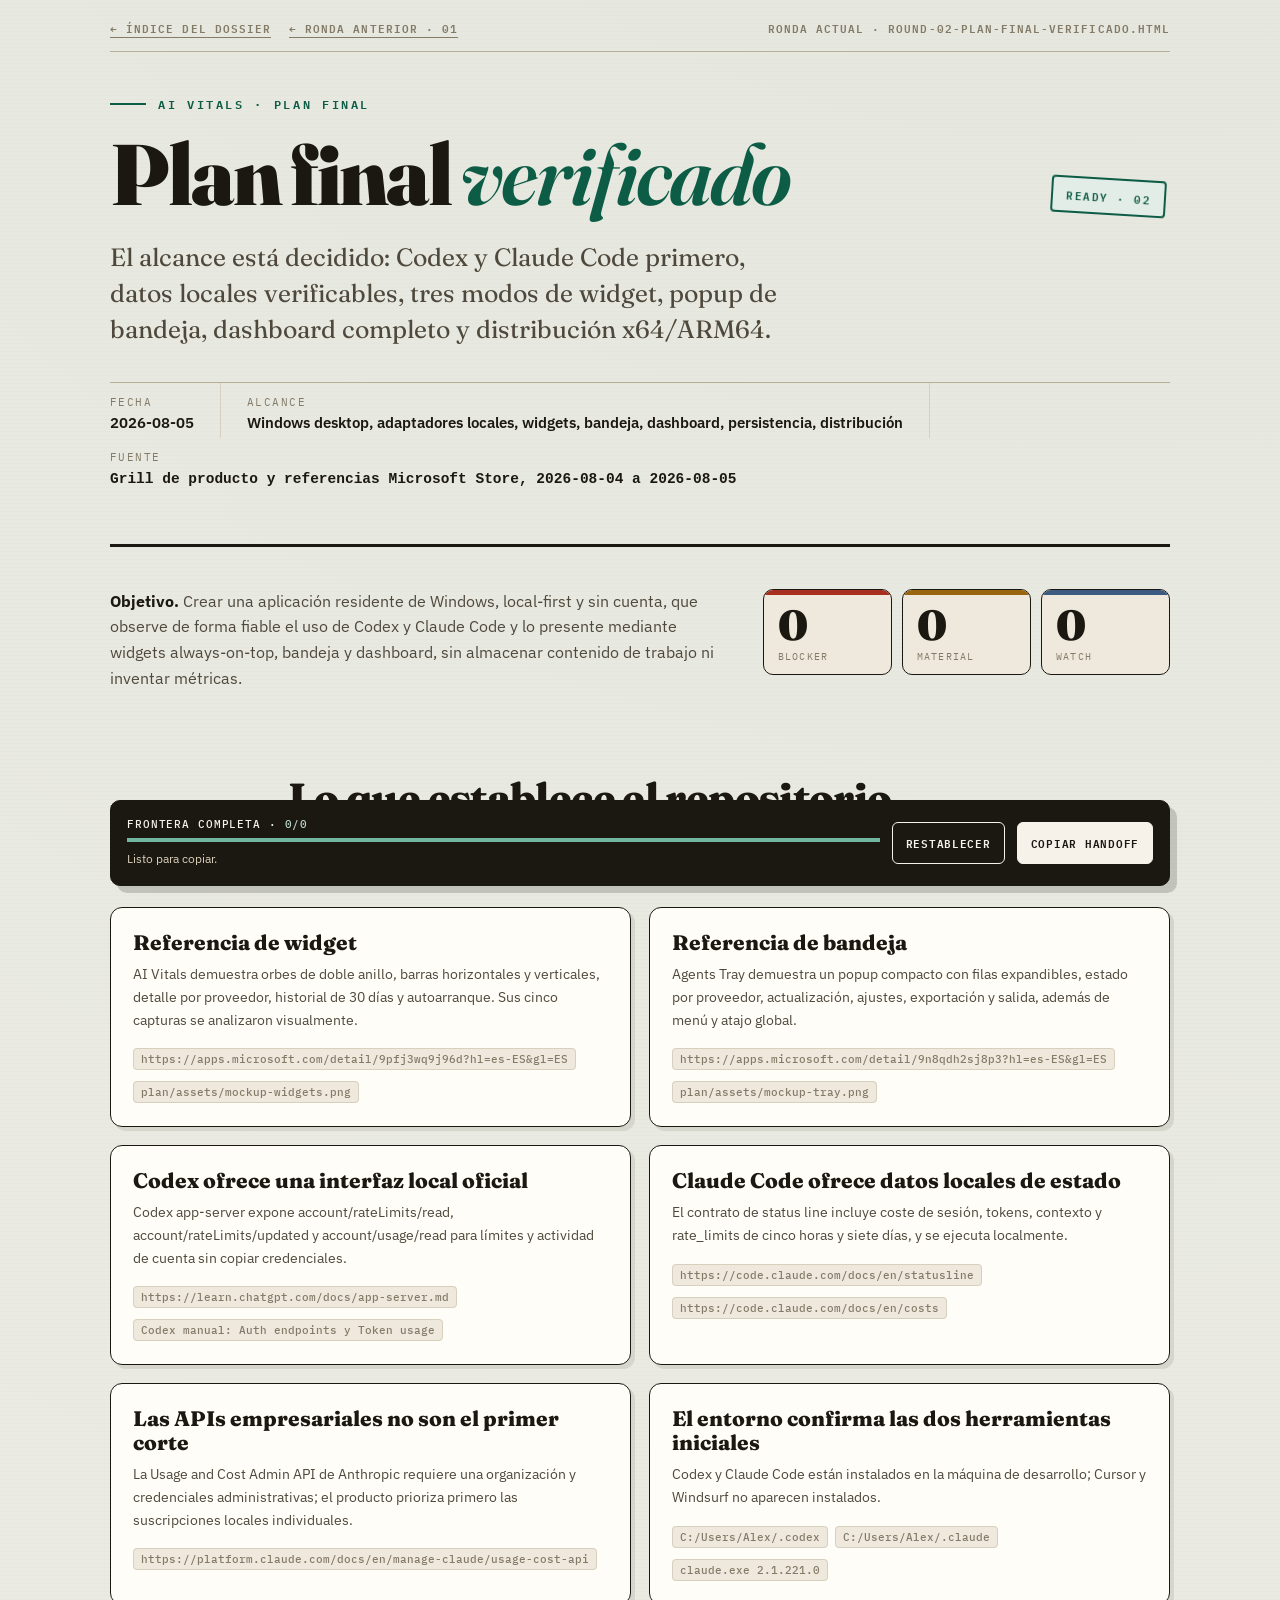
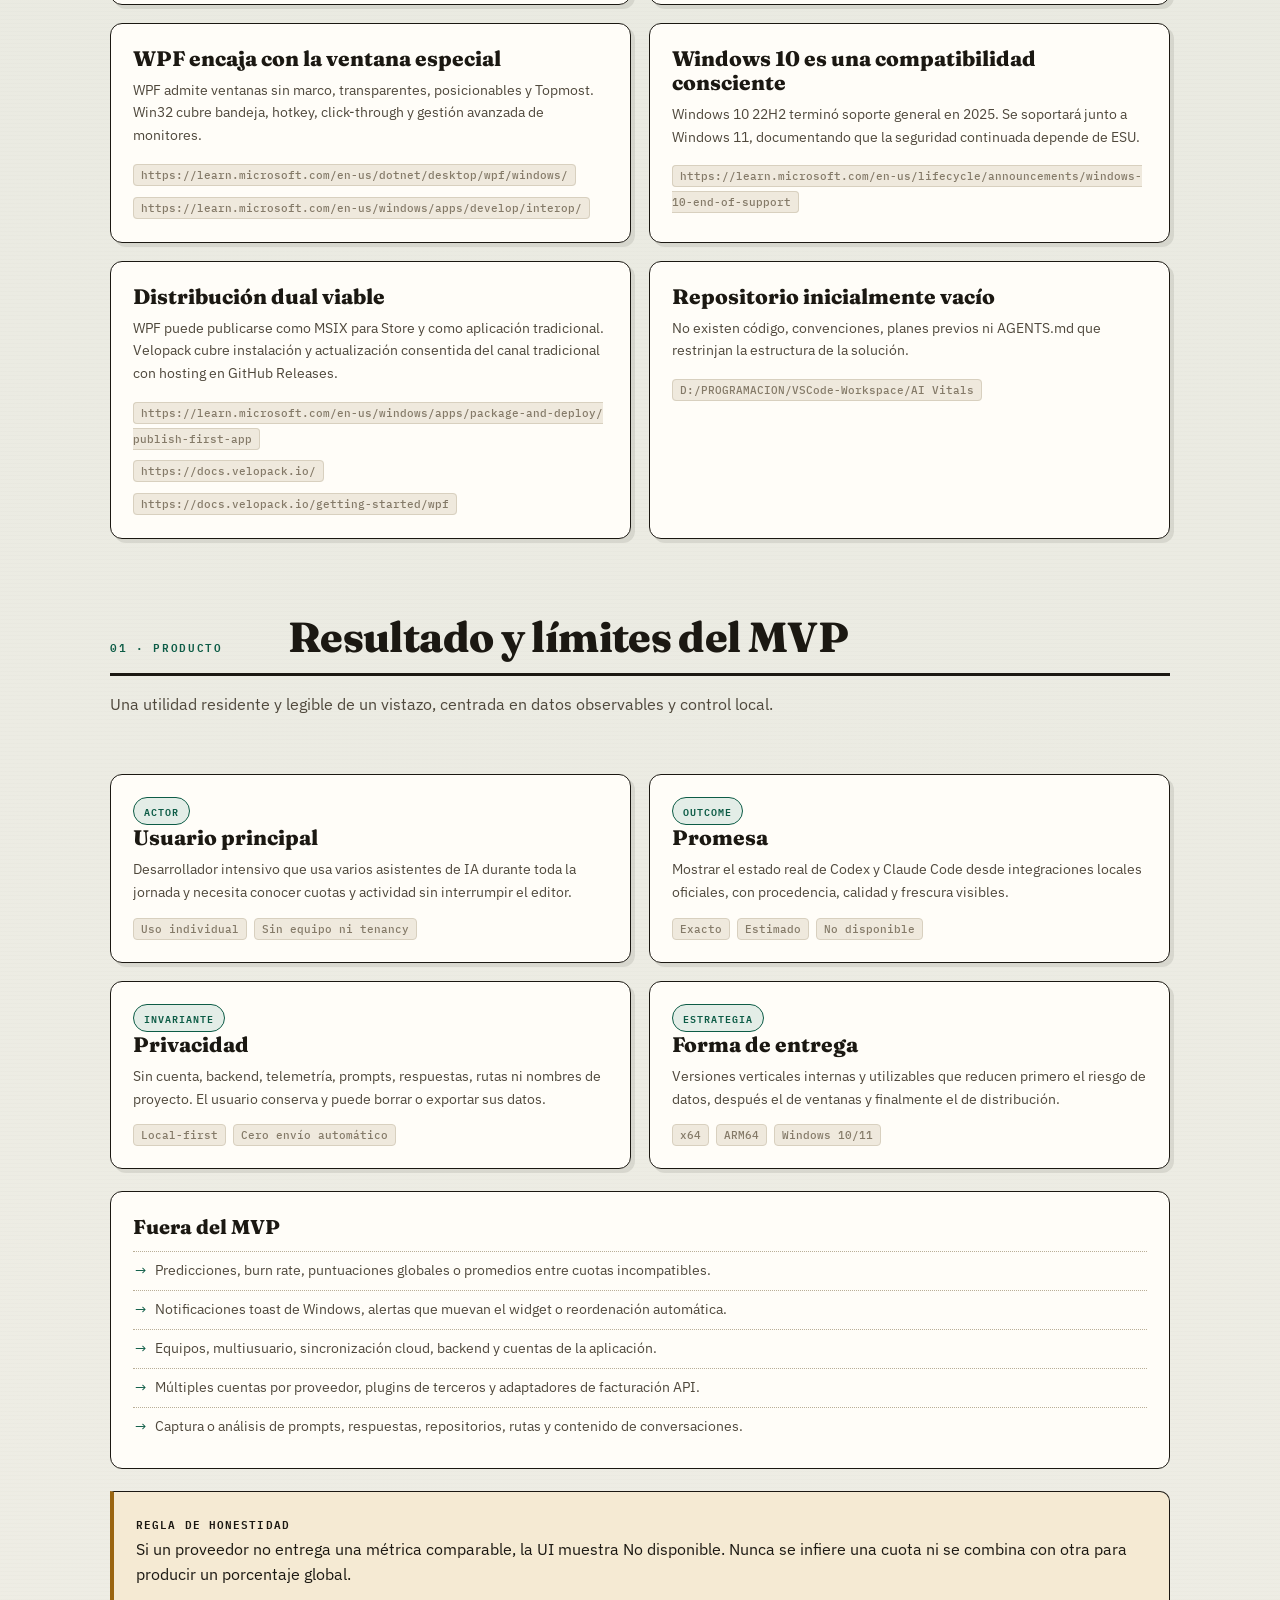
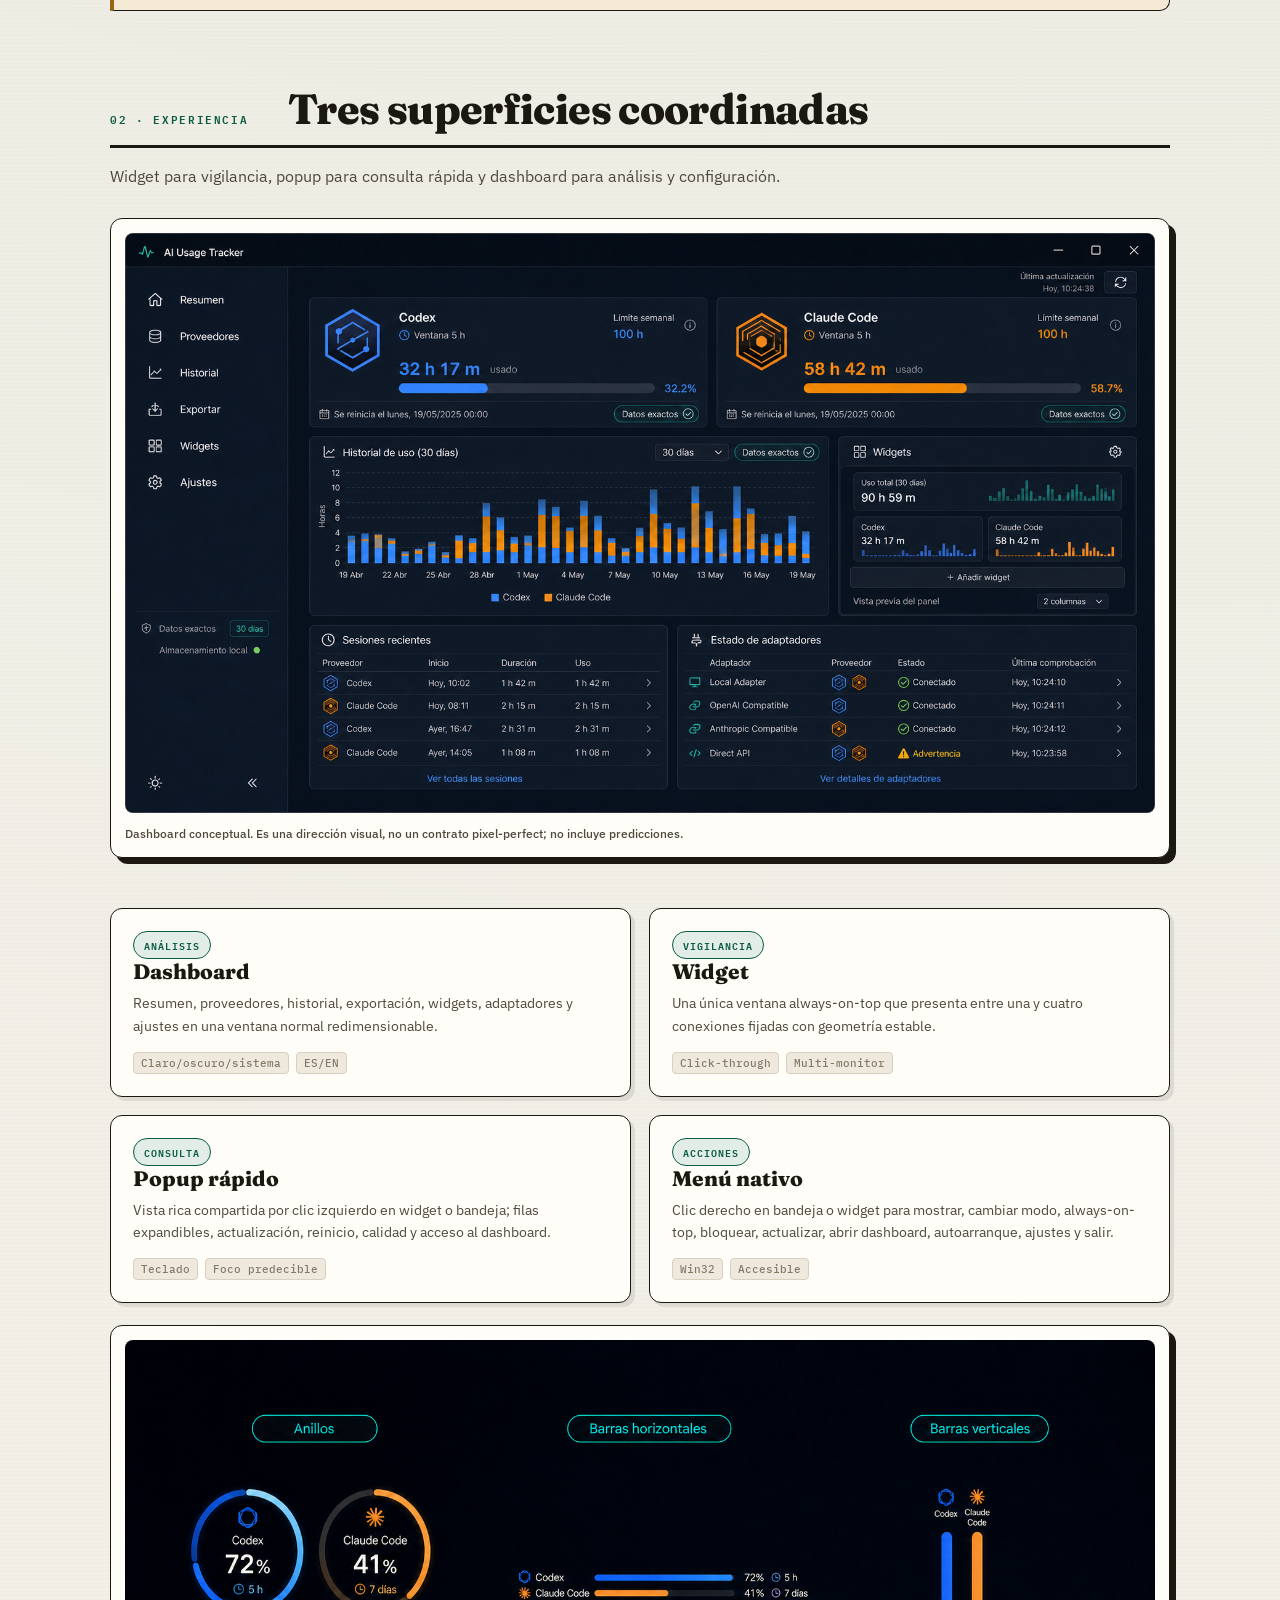
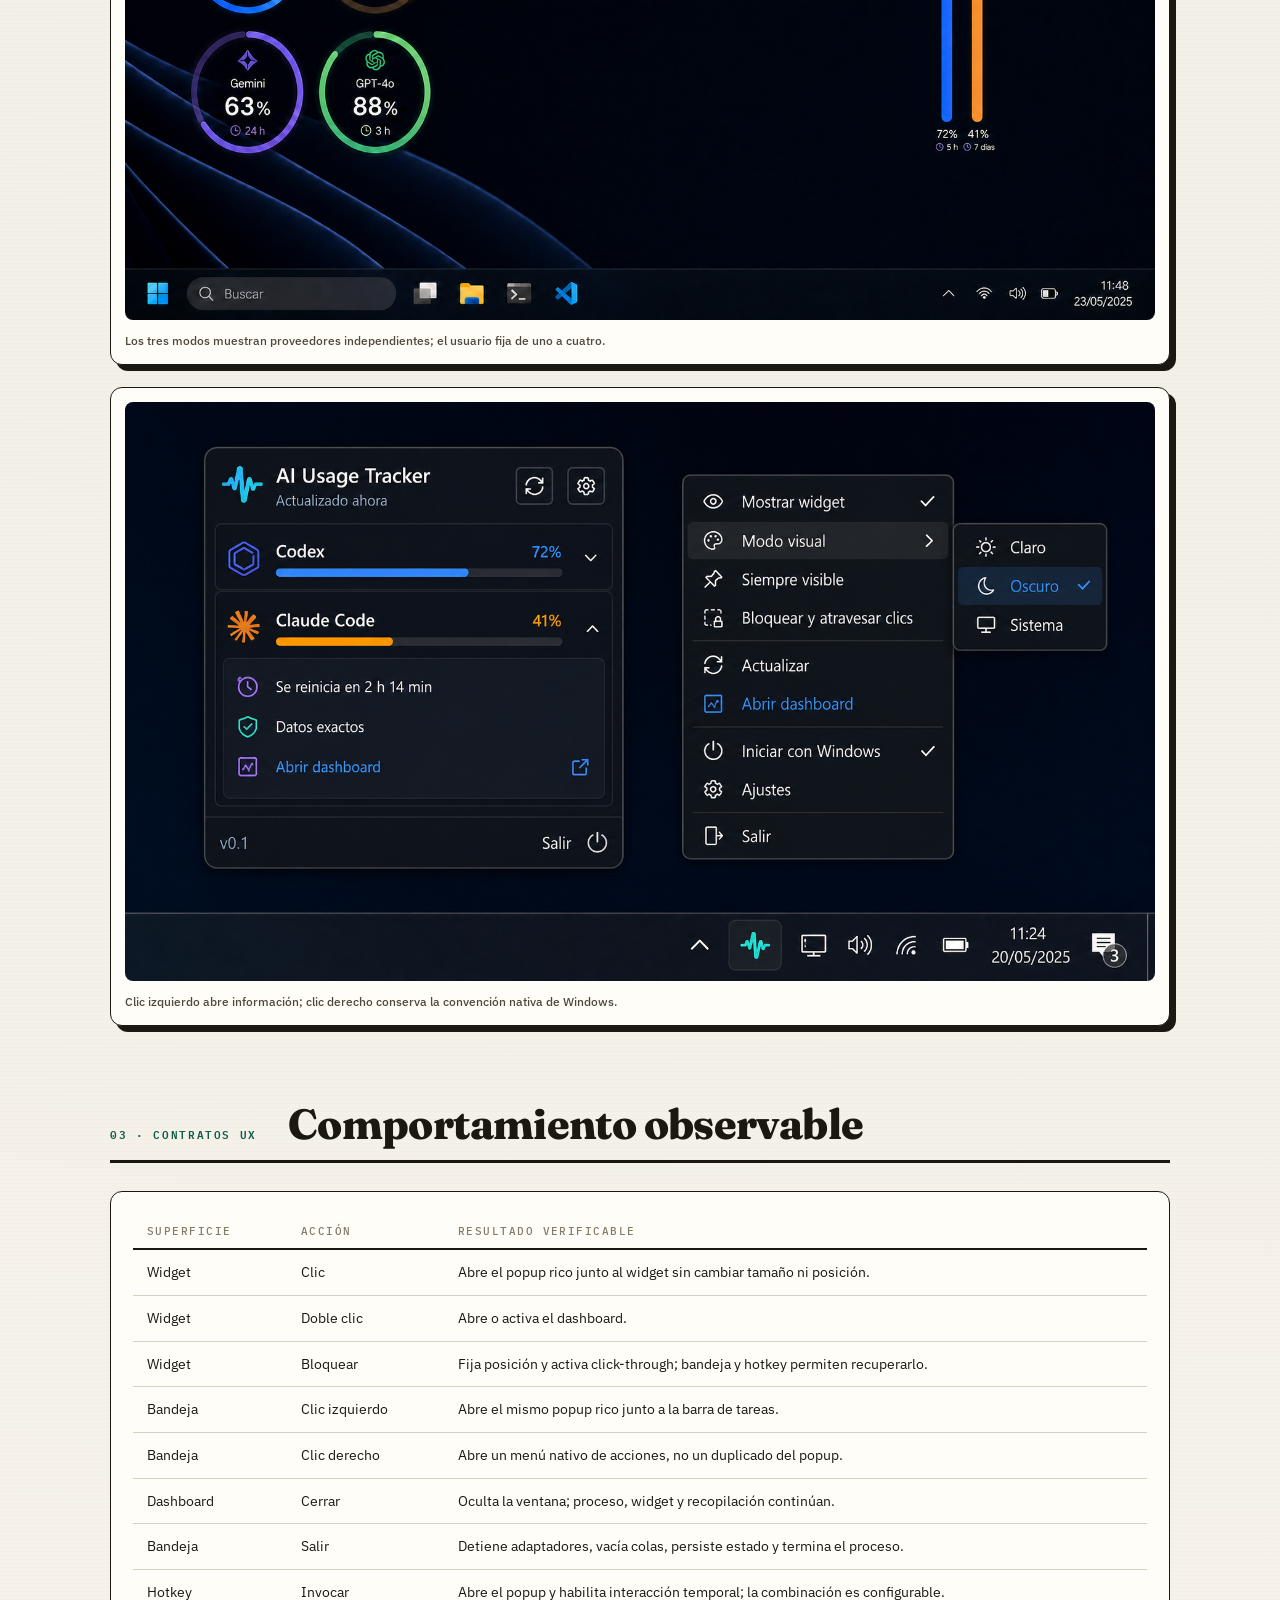
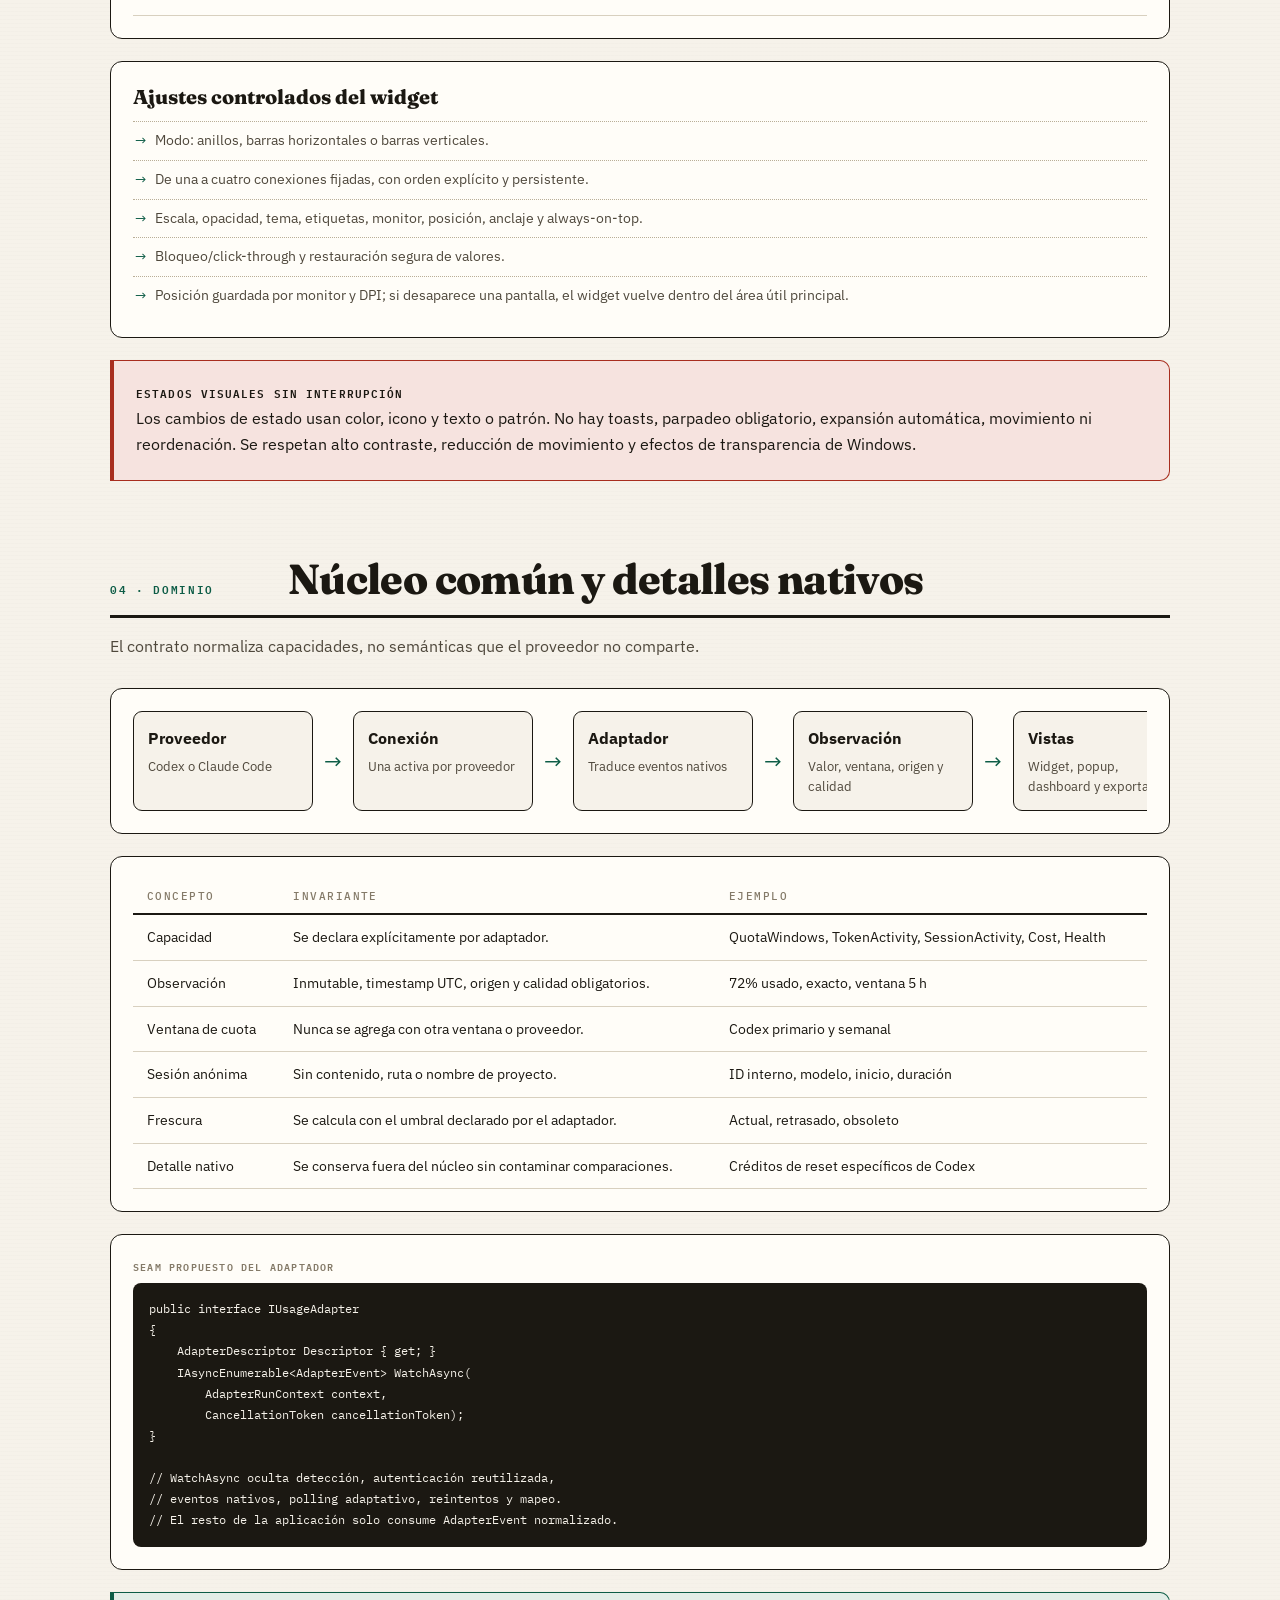
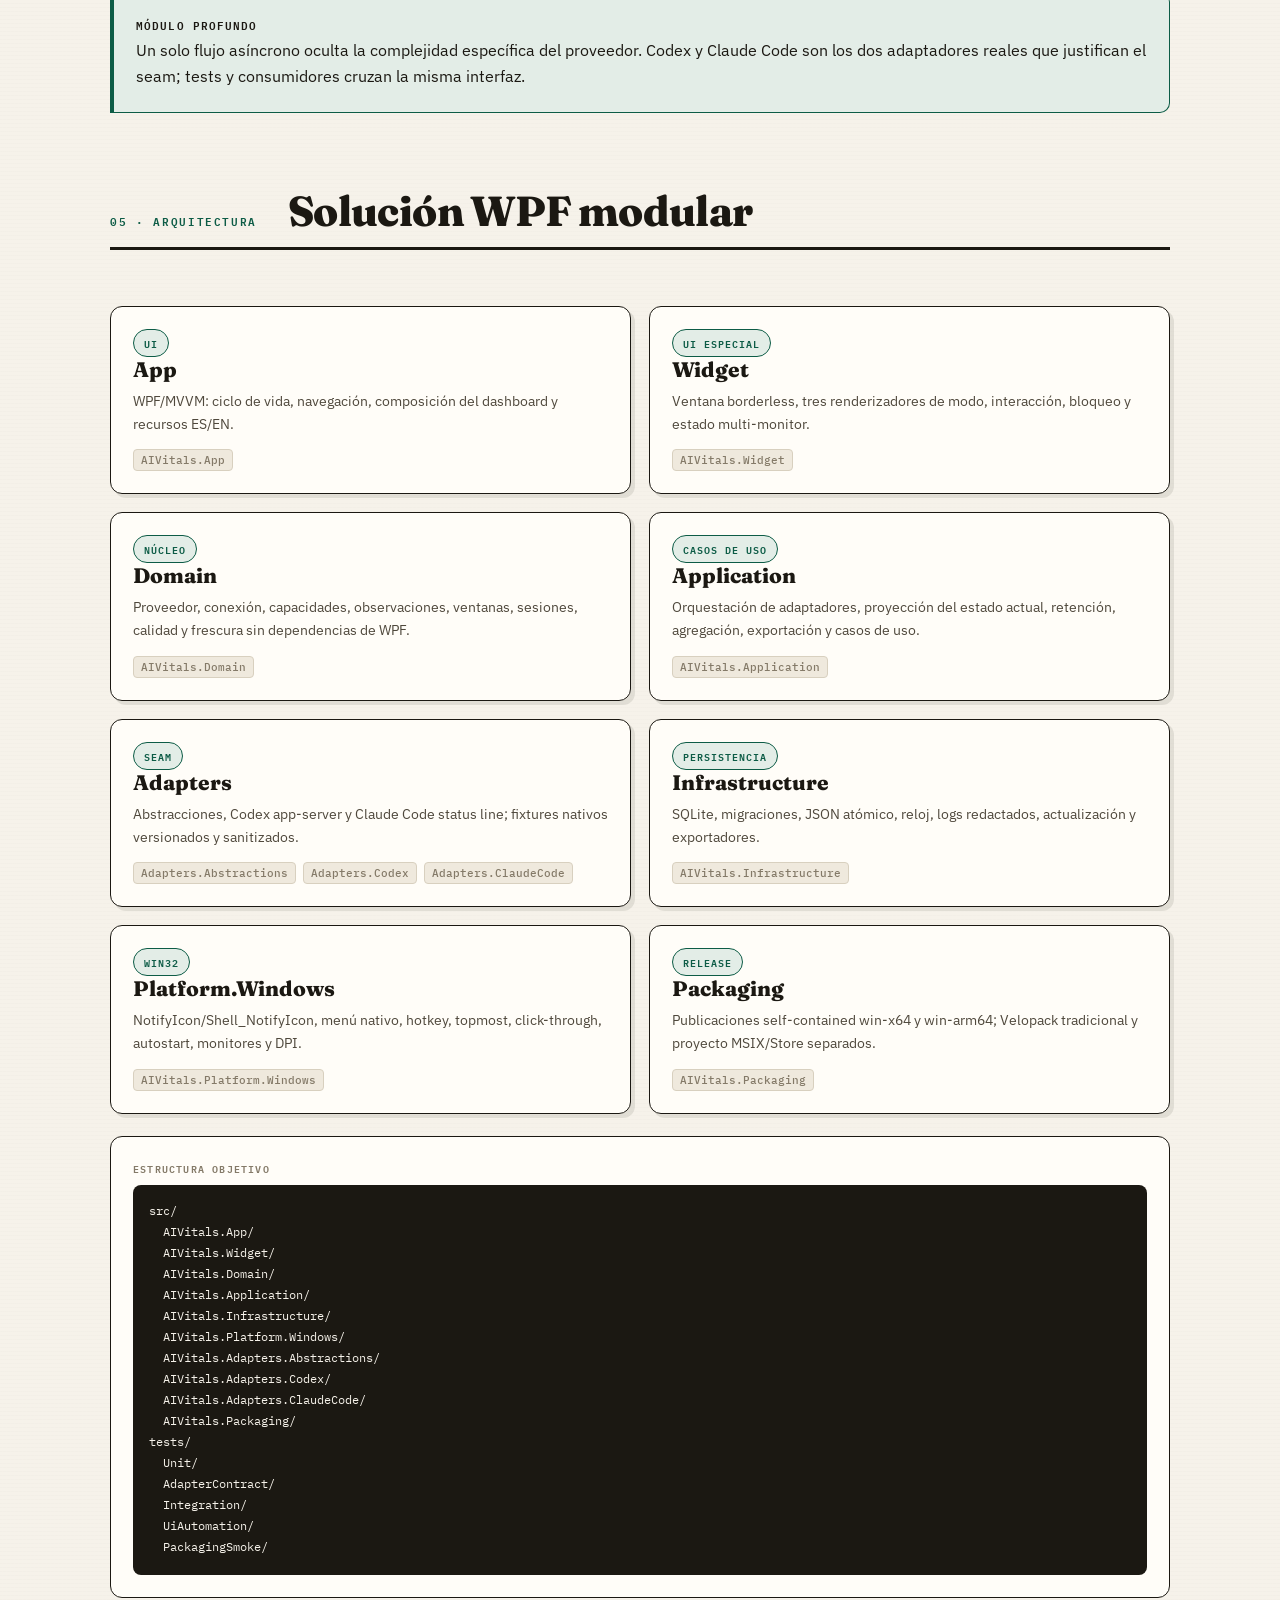
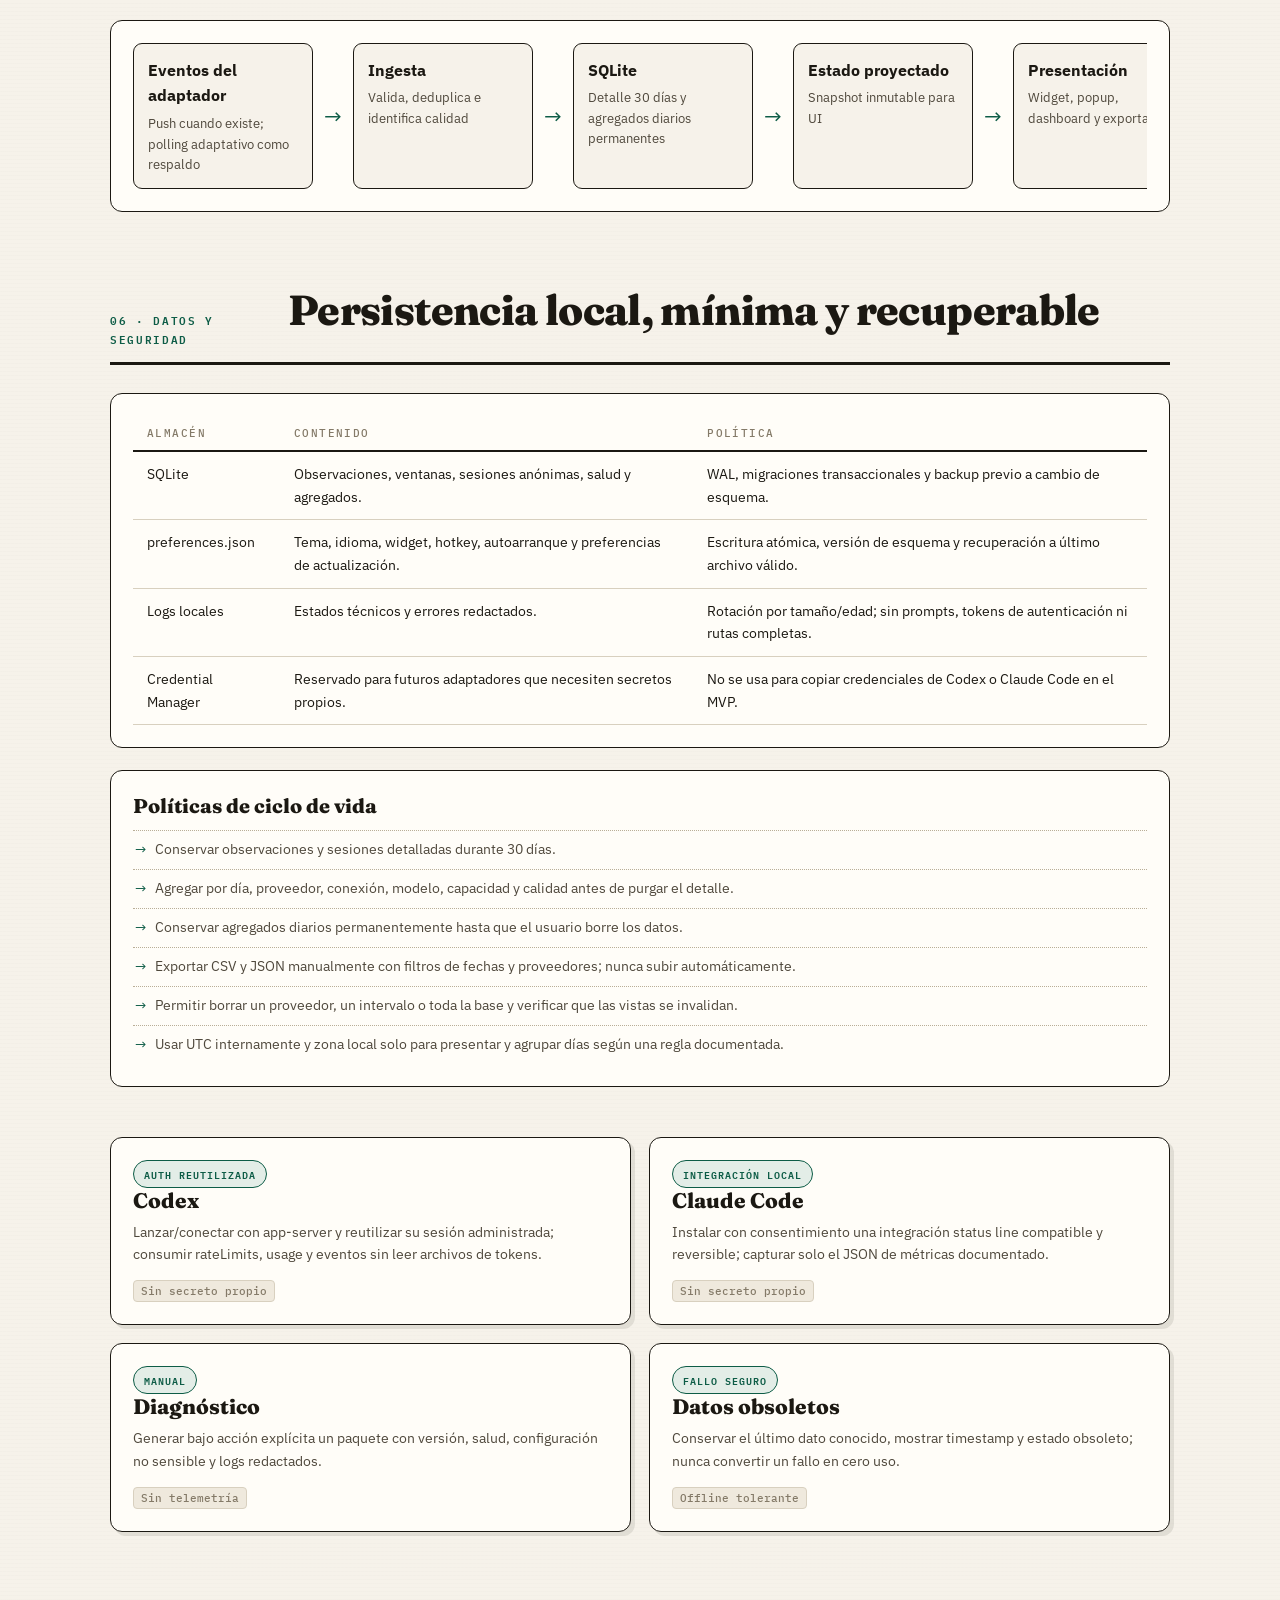
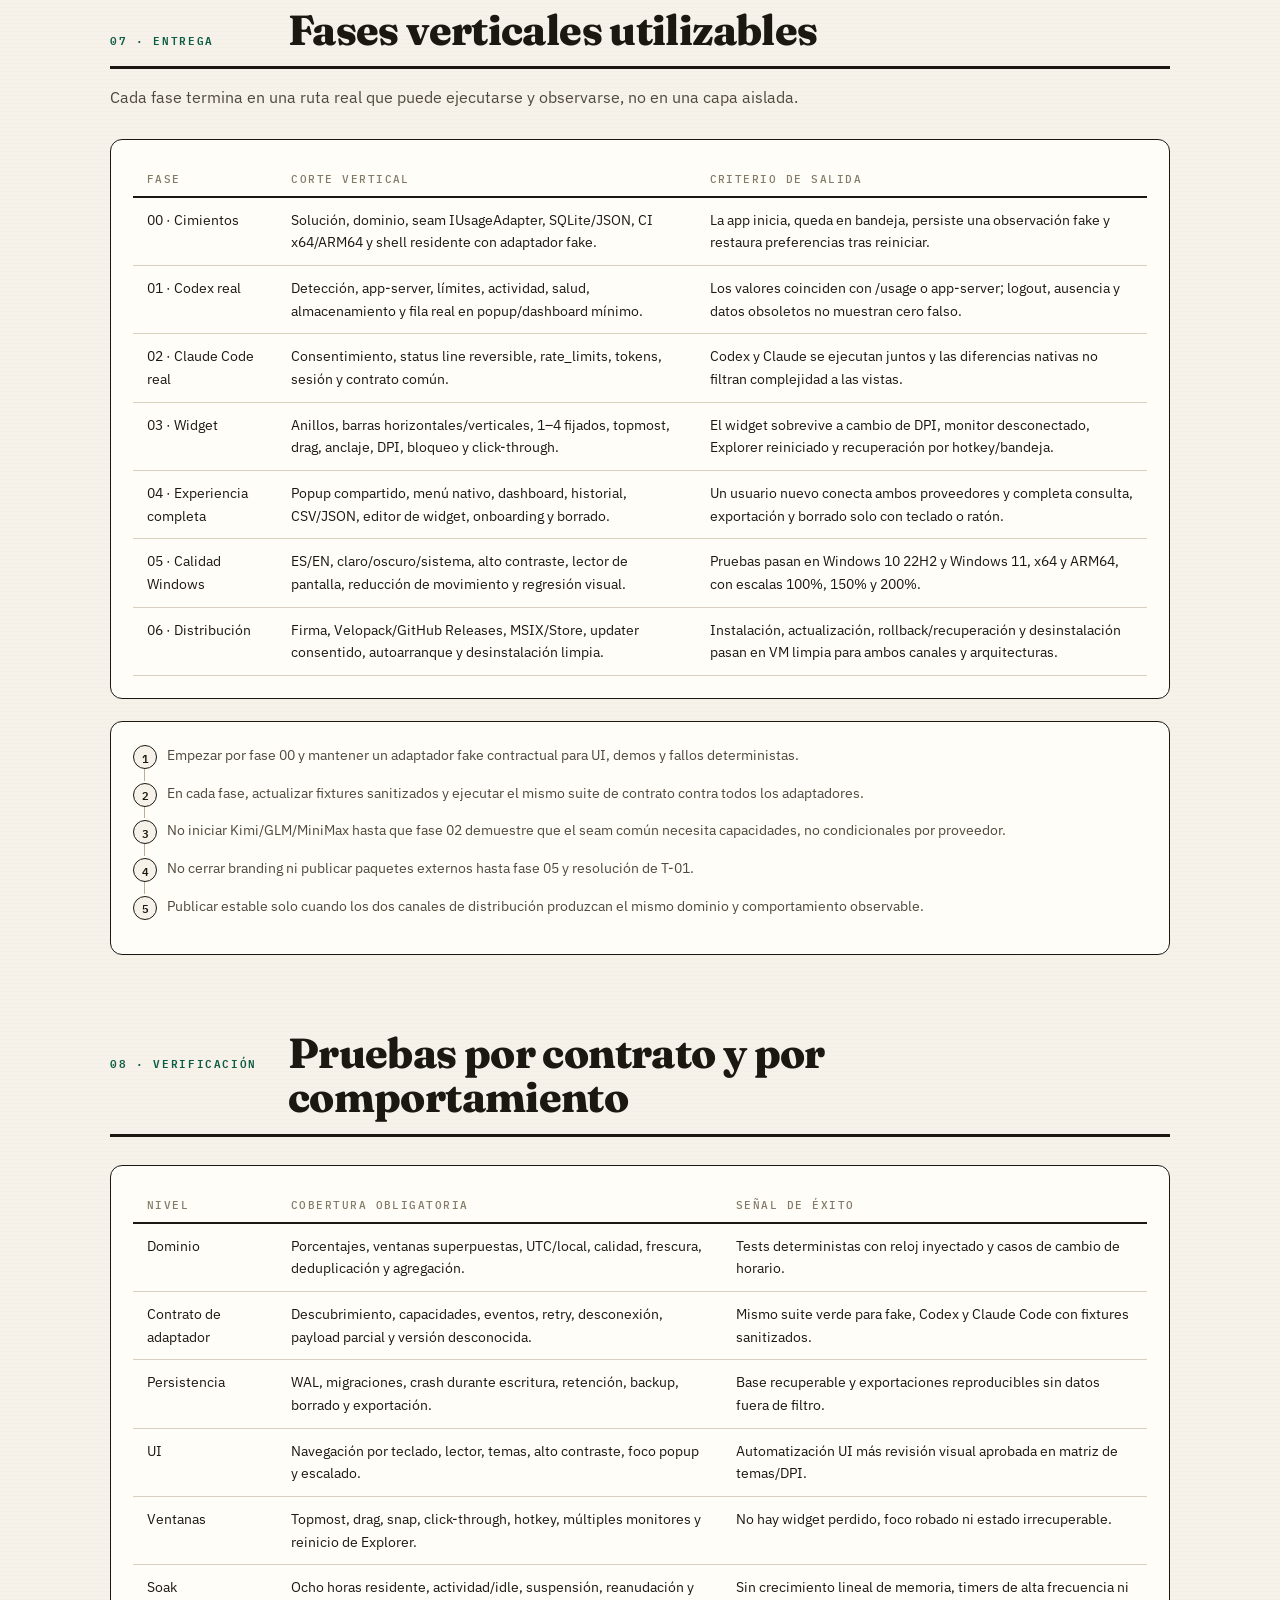
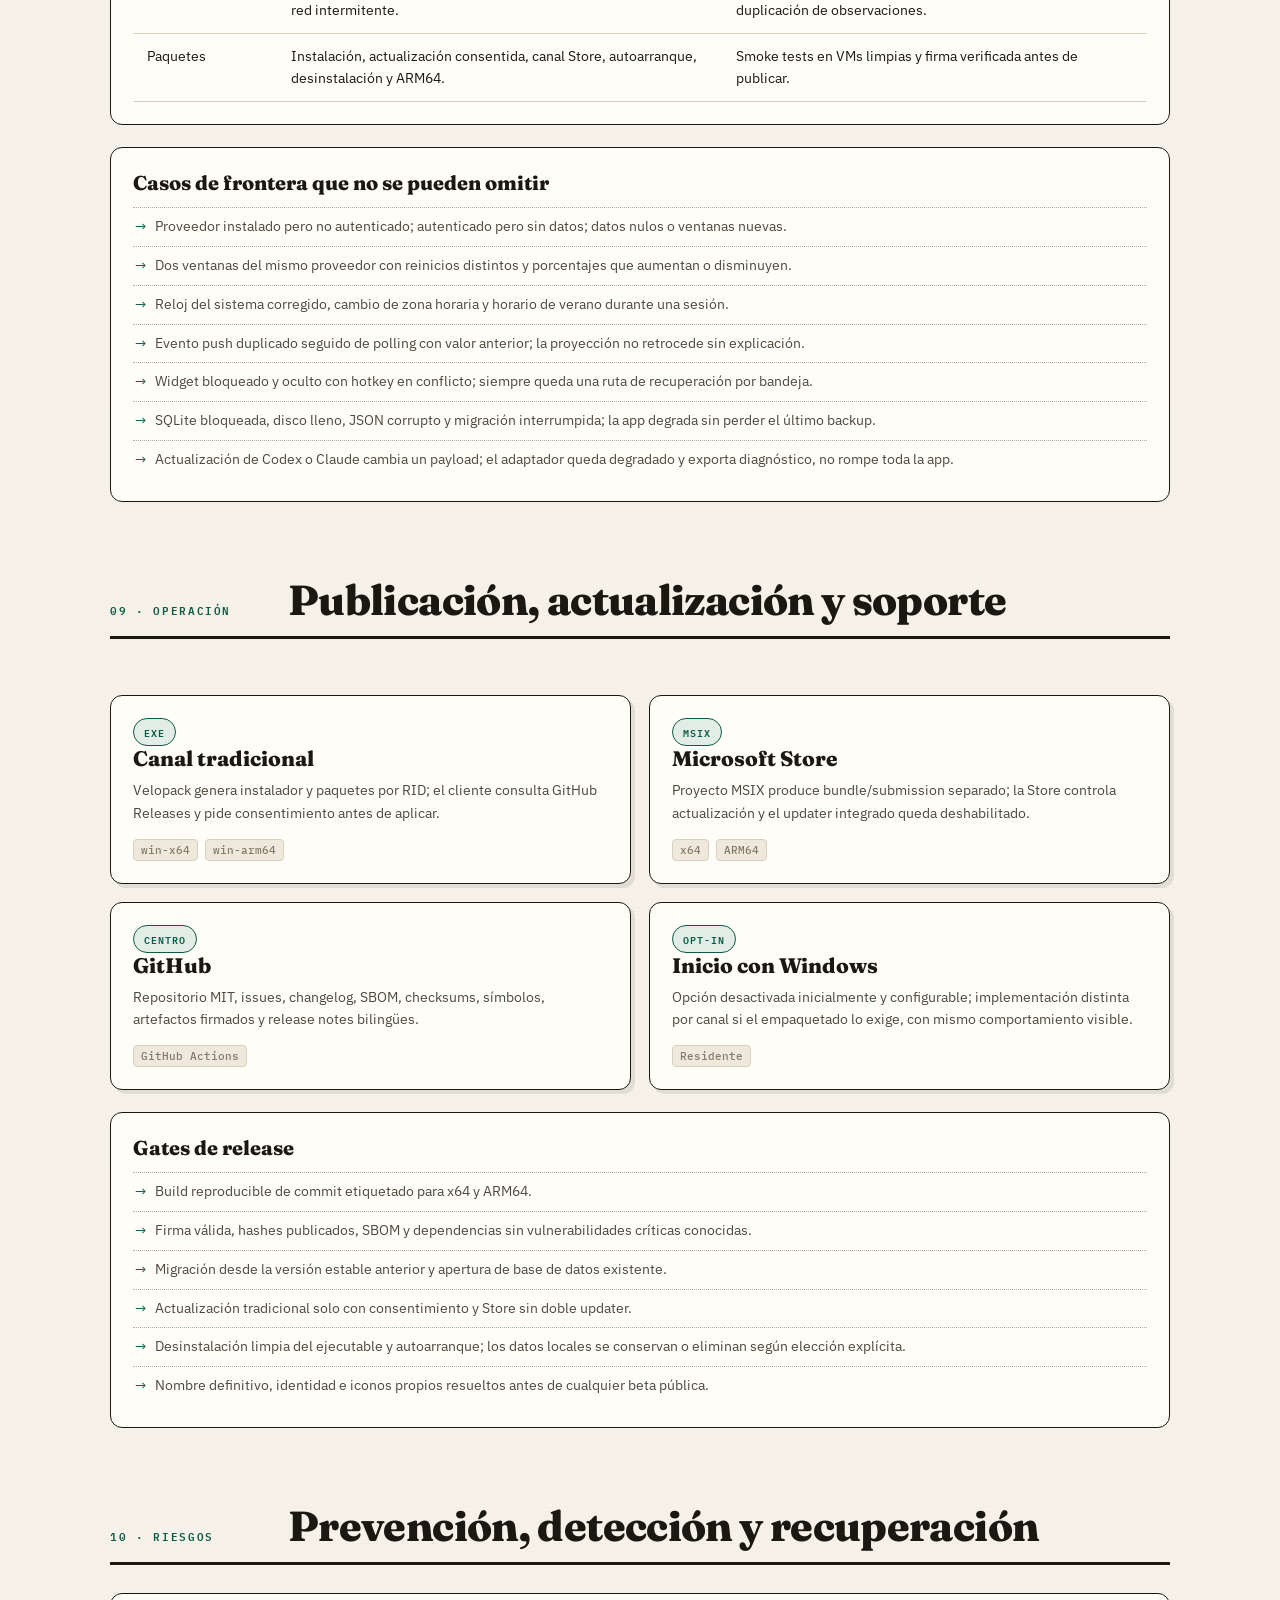
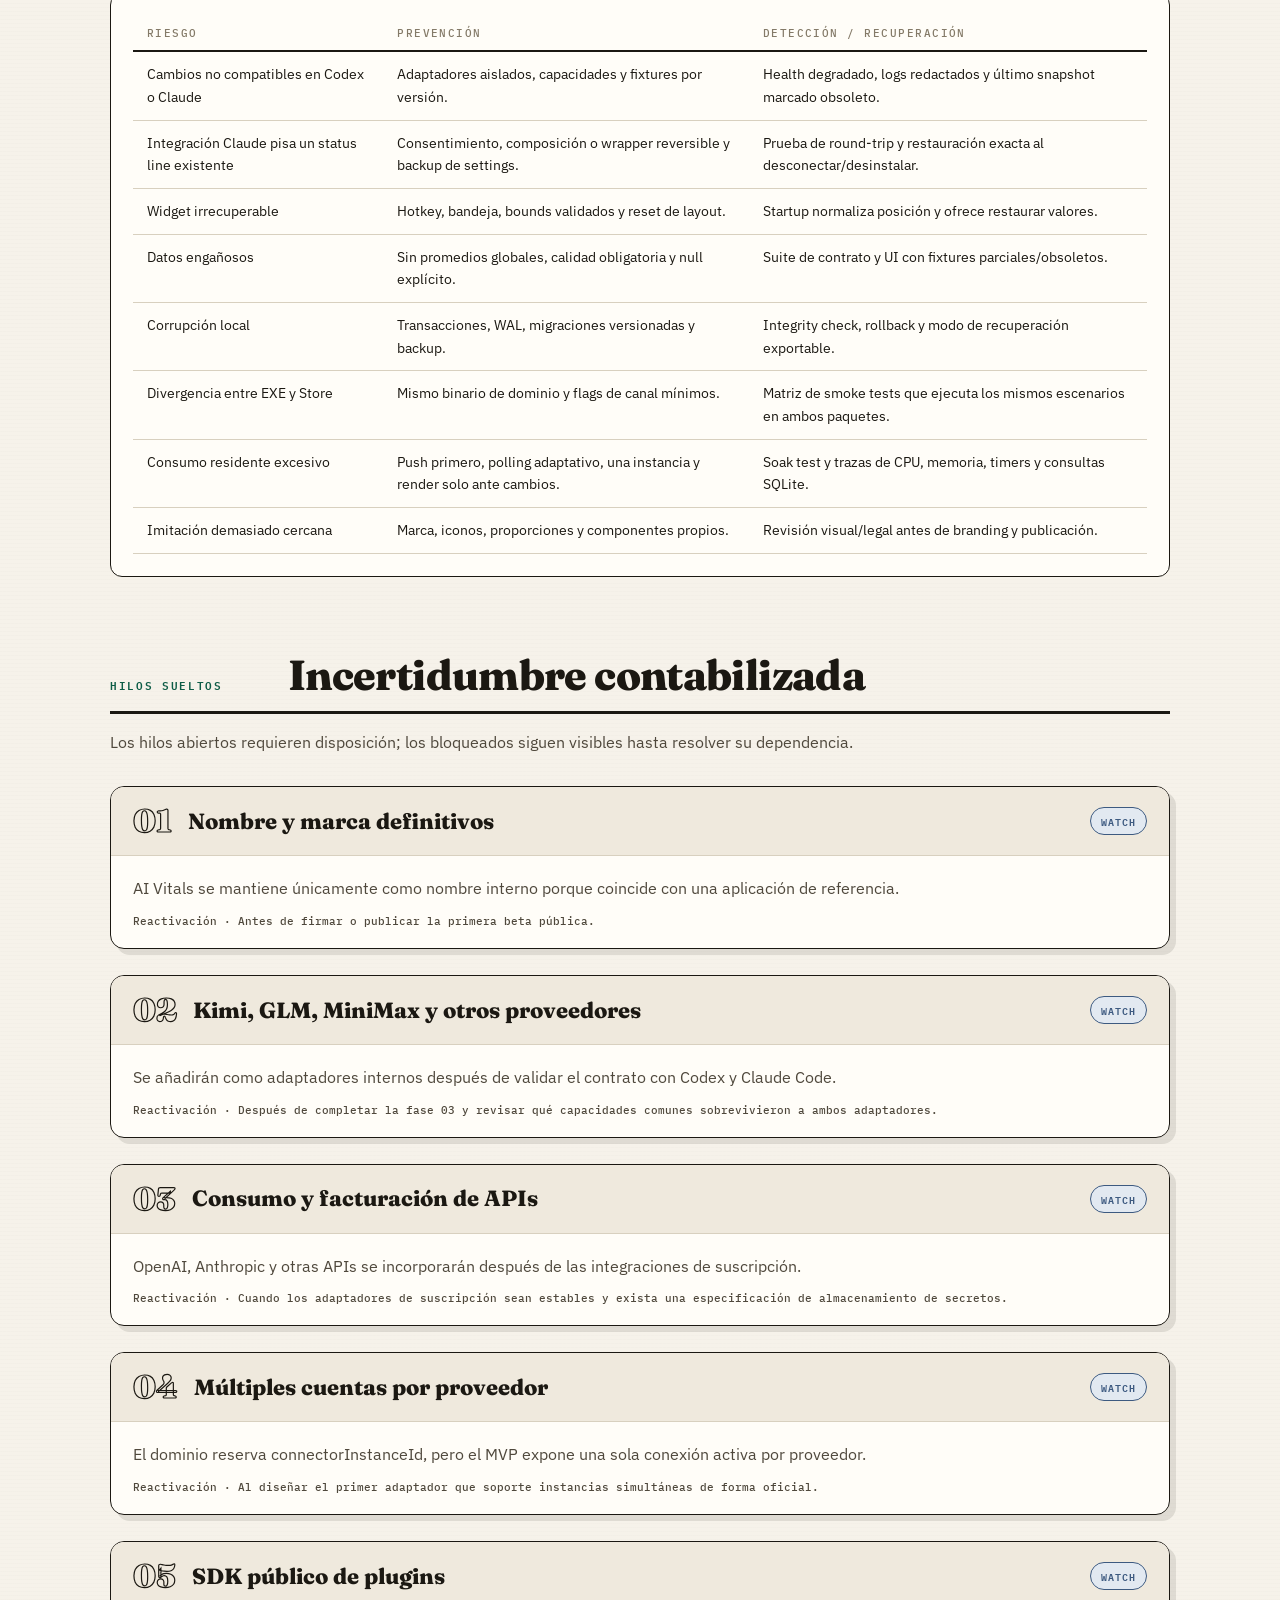
<file: plan/round-02-plan-final-verificado.html>
<!doctype html>
<html lang="es">
<head>
<meta charset="utf-8">
<meta name="viewport" content="width=device-width, initial-scale=1">
<meta name="description" content="El alcance está decidido: Codex y Claude Code primero, datos locales verificables, tres modos de widget, popup de bandeja, dashboard completo y distribución x64/ARM64.">
<title>Plan final verificado · AI Vitals</title>
<link rel="preconnect" href="https://fonts.googleapis.com">
<link rel="preconnect" href="https://fonts.gstatic.com" crossorigin>
<link href="https://fonts.googleapis.com/css2?family=Fraunces:opsz,wght@9..144,400;9..144,600;9..144,800;9..144,900&family=IBM+Plex+Sans:ital,wght@0,400;0,500;0,600;1,400&family=IBM+Plex+Mono:wght@400;500;600&display=swap" rel="stylesheet">
<style>
:root {
  --paper:#f6f2ea; --paper-2:#efe9dd; --card:#fffdf8;
  --ink:#1b1812; --ink-soft:#4f483c; --ink-faint:#847a68;
  --line:#d8d0bf; --line-strong:#b9ae97;
  --accent:#0d5c46; --accent-soft:#e3ede7;
  --critical:#a82e1f; --critical-bg:#f6e3df;
  --medium:#9a6510; --medium-bg:#f5ead3;
  --minor:#3d5a80; --minor-bg:#e2e9f1;
  --display:'Fraunces',serif; --sans:'IBM Plex Sans',sans-serif; --mono:'IBM Plex Mono',monospace;
}
* { box-sizing:border-box; margin:0; padding:0; }
html { scroll-behavior:smooth; }
body {
  min-width:320px; font-family:var(--sans); line-height:1.62; color:var(--ink);
  background-color:var(--paper);
  background-image:repeating-linear-gradient(0deg,transparent,transparent 3px,rgb(27 24 18 / .012) 3px,rgb(27 24 18 / .012) 4px),radial-gradient(circle at 85% -5%,rgb(13 92 70 / .08),transparent 42%);
}
button,input,select,textarea { font:inherit; }
button { color:inherit; }
a { color:inherit; }
::selection { color:var(--paper); background:var(--accent); }
:focus-visible { outline:3px solid var(--critical); outline-offset:3px; }
.skip-link { position:fixed; top:12px; left:12px; z-index:50; padding:8px 12px; font:12px var(--mono); color:var(--paper); background:var(--ink); transform:translateY(-180%); }
.skip-link:focus { transform:none; }
.sr-only { position:absolute; width:1px; height:1px; padding:0; margin:-1px; overflow:hidden; clip:rect(0,0,0,0); white-space:nowrap; border:0; }
.sheet { width:min(calc(100% - 56px),1060px); margin:0 auto; padding-bottom:96px; }
.topnav { display:flex; justify-content:space-between; gap:18px; padding:18px 0 14px; border-bottom:1px solid var(--line-strong); font:600 10.5px var(--mono); letter-spacing:.1em; text-transform:uppercase; color:var(--ink-faint); }
.topnav-group { display:flex; flex-wrap:wrap; gap:18px; }
.topnav a { text-decoration-thickness:1px; text-underline-offset:4px; }
.topnav a:hover { color:var(--accent); }
.masthead { position:relative; padding:42px 0 48px; border-bottom:3px solid var(--ink); }
.kicker { display:flex; align-items:center; gap:12px; font:600 12px var(--mono); letter-spacing:.22em; color:var(--accent); text-transform:uppercase; }
.kicker::before { width:36px; height:2px; content:''; background:var(--accent); }
h1 { max-width:15ch; margin-top:20px; font:900 clamp(48px,8vw,86px)/.94 var(--display); letter-spacing:-.025em; }
h1 em { color:var(--accent); font-weight:600; }
.stamp { position:absolute; top:126px; right:4px; padding:7px 13px; font:600 11px var(--mono); letter-spacing:.14em; text-transform:uppercase; color:var(--accent); background:var(--accent-soft); border:2px solid var(--accent); border-radius:4px; transform:rotate(3.5deg); }
.lede { max-width:690px; margin-top:24px; font:400 clamp(19px,2.2vw,25px)/1.45 var(--display); color:var(--ink-soft); }
.masthead-meta { display:flex; flex-wrap:wrap; margin-top:34px; border-top:1px solid var(--line-strong); }
.masthead-meta div { padding:12px 26px 4px 0; margin-right:26px; border-right:1px solid var(--line); }
.masthead-meta div:last-child { border-right:0; }
.masthead-meta dt { font:400 10.5px var(--mono); letter-spacing:.14em; text-transform:uppercase; color:var(--ink-faint); }
.masthead-meta dd { margin-top:2px; font-size:14.5px; font-weight:600; }
.summary { display:grid; grid-template-columns:minmax(0,1.5fr) minmax(300px,1fr); gap:42px; align-items:start; padding:42px 0 8px; }
.summary-copy { color:var(--ink-soft); }
.summary-copy strong { color:var(--ink); }
.tally { display:grid; grid-template-columns:repeat(3,1fr); gap:10px; }
.tally .cell { position:relative; overflow:hidden; padding:14px 14px 11px; background:var(--paper-2); border:1.5px solid var(--ink); border-radius:10px; }
.tally .cell::after { position:absolute; inset:0 0 auto; height:5px; content:''; background:var(--accent); }
.tally .cell.blocker::after { background:var(--critical); }
.tally .cell.material::after { background:var(--medium); }
.tally .cell.watch::after { background:var(--minor); }
.tally .num { font:900 42px/1 var(--display); }
.tally .lbl { margin-top:4px; font:400 10px var(--mono); letter-spacing:.12em; color:var(--ink-faint); text-transform:uppercase; }
.section { padding-top:76px; }
.section-head { display:grid; grid-template-columns:150px 1fr; gap:28px; align-items:baseline; padding-bottom:14px; border-bottom:3px solid var(--ink); }
.section-label { font:600 11px var(--mono); letter-spacing:.15em; color:var(--accent); text-transform:uppercase; }
.section h2 { font:800 clamp(30px,4vw,42px)/1.05 var(--display); letter-spacing:-.015em; }
.section-intro { max-width:760px; margin-top:16px; color:var(--ink-soft); }
.eyebrow { display:flex; align-items:center; gap:9px; margin-bottom:12px; font:600 10.5px var(--mono); letter-spacing:.16em; color:var(--accent); text-transform:uppercase; }
.eyebrow::after { height:1px; content:''; background:var(--line); flex:1; }
.badge { display:inline-flex; align-items:center; padding:4px 10px; font:600 10px var(--mono); letter-spacing:.1em; text-transform:uppercase; border-radius:999px; white-space:nowrap; color:var(--accent); background:var(--accent-soft); border:1px solid var(--accent); }
.badge.blocker { color:var(--critical); background:var(--critical-bg); border-color:var(--critical); }
.badge.material { color:var(--medium); background:var(--medium-bg); border-color:var(--medium); }
.badge.watch { color:var(--minor); background:var(--minor-bg); border-color:var(--minor); }
.badge.done { color:var(--accent); background:var(--accent-soft); border-color:var(--accent); }
.evidence-grid,.cards-grid { display:grid; grid-template-columns:repeat(2,minmax(0,1fr)); gap:18px; margin-top:28px; }
.evidence-card,.mini-card { padding:22px; background:var(--card); border:1.5px solid var(--ink); border-radius:12px; box-shadow:4px 4px 0 rgb(27 24 18 / .09); }
.evidence-card h3,.mini-card h3 { font:800 21px/1.15 var(--display); }
.evidence-card p,.mini-card p { margin-top:9px; color:var(--ink-soft); font-size:14px; }
.refs,.meta-list { display:flex; flex-wrap:wrap; gap:7px; margin-top:14px; list-style:none; }
.refs code,.meta-list li { padding:3px 7px; font:500 10.5px var(--mono); color:var(--ink-faint); background:var(--paper-2); border:1px solid var(--line); border-radius:4px; word-break:break-all; }
.decision-list,.thread-list { display:grid; gap:26px; margin-top:30px; }
.decision-card,.thread-card { overflow:hidden; background:var(--card); border:1.5px solid var(--ink); border-radius:14px; box-shadow:6px 6px 0 rgb(27 24 18 / .1); }
.card-head { display:grid; grid-template-columns:auto minmax(0,1fr) auto; gap:16px; align-items:center; padding:18px 22px; background:var(--paper-2); border-bottom:1px solid var(--line); }
.folio { font:900 32px/1 var(--display); color:transparent; -webkit-text-stroke:1.2px var(--ink); }
.card-head h3 { font:800 22px/1.1 var(--display); }
.card-head-right { display:flex; align-items:center; gap:8px; }
.card-copy { padding:22px; border-bottom:1px solid var(--line); }
.card-copy .question { font:600 17px/1.45 var(--sans); color:var(--ink); }
.card-copy .rationale { margin-top:7px; color:var(--ink-soft); font-size:14px; }
.option-grid { display:grid; grid-template-columns:repeat(2,minmax(0,1fr)); gap:14px; padding:22px; }
.option { position:relative; display:block; min-width:0; padding:17px; cursor:pointer; background:var(--paper); border:1.5px solid var(--line-strong); border-radius:10px; }
.option:has(input:checked) { background:var(--accent-soft); border-color:var(--accent); box-shadow:3px 3px 0 rgb(13 92 70 / .15); }
.option-top { display:flex; align-items:flex-start; gap:10px; }
.option input { flex:0 0 auto; margin-top:4px; accent-color:var(--accent); }
.option-title { font-weight:600; }
.recommended { margin-left:auto; padding:2px 6px; font:600 9px var(--mono); letter-spacing:.08em; text-transform:uppercase; color:var(--accent); border:1px solid var(--accent); border-radius:4px; }
.option-summary { margin-top:8px; font-size:13.5px; color:var(--ink-soft); }
.option-meta { display:grid; grid-template-columns:repeat(3,1fr); gap:7px; margin-top:13px; }
.option-meta div { padding-top:7px; border-top:1px dotted var(--line-strong); }
.option-meta dt { font:500 9px var(--mono); letter-spacing:.08em; text-transform:uppercase; color:var(--ink-faint); }
.option-meta dd { margin-top:2px; font:500 11px var(--mono); }
.tradeoffs { margin-top:12px; list-style:none; }
.tradeoffs li { position:relative; padding:5px 0 5px 16px; font-size:12.5px; color:var(--ink-soft); border-top:1px dotted var(--line); }
.tradeoffs li::before { position:absolute; left:1px; color:var(--accent); content:'→'; }
.response { display:grid; grid-template-columns:minmax(190px,.55fr) minmax(0,1.45fr); gap:18px; padding:20px 22px; background:linear-gradient(180deg,transparent,rgb(13 92 70 / .035)); border-top:1px dashed var(--line-strong); }
.field label,.field .field-label { display:block; margin-bottom:6px; font:600 10px var(--mono); letter-spacing:.11em; text-transform:uppercase; color:var(--ink-faint); }
select,textarea { width:100%; color:var(--ink); background:var(--card); border:1.5px solid var(--line-strong); border-radius:6px; }
select { min-height:42px; padding:8px 34px 8px 10px; }
textarea { min-height:86px; padding:10px 12px; resize:vertical; line-height:1.45; }
select[aria-invalid='true'],textarea[aria-invalid='true'] { border-color:var(--critical); background:var(--critical-bg); }
.thread-card.blocked { box-shadow:none; border-color:var(--line-strong); }
.thread-card .thread-body { padding:20px 22px; }
.thread-card p { color:var(--ink-soft); }
.blocked-by { margin-top:12px; font:500 11px var(--mono); color:var(--minor); }
.content-stack { display:grid; gap:22px; margin-top:28px; }
.content-stack > * { min-width:0; max-width:100%; }
.visual-block { min-width:0; margin:0; padding:14px; background:var(--card); border:1.5px solid var(--ink); border-radius:12px; box-shadow:6px 6px 0 var(--ink); }
.visual-block img { display:block; width:100%; height:auto; border-radius:8px; border:1px solid var(--rule); background:#0b1020; }
.visual-block figcaption { margin-top:12px; color:var(--ink-soft); font:500 12px/1.5 var(--sans); }
.prose p + p { margin-top:12px; }
.prose p { color:var(--ink-soft); }
.list-block,.steps-block,.code-block,.flow-block,.table-wrap,.callout { padding:22px; background:var(--card); border:1.5px solid var(--ink); border-radius:12px; }
.list-block h3 { font:800 20px var(--display); }
.outcomes { margin-top:12px; list-style:none; }
.outcomes li { position:relative; padding:8px 0 8px 22px; font-size:13.5px; color:var(--ink-soft); border-top:1px dotted var(--line-strong); }
.outcomes li::before { position:absolute; left:2px; color:var(--accent); content:'→'; }
ol.steps { list-style:none; counter-reset:step; }
ol.steps li { counter-increment:step; position:relative; padding:0 0 15px 34px; font-size:14px; color:var(--ink-soft); }
ol.steps li::before { content:counter(step); position:absolute; left:0; top:1px; display:grid; place-items:center; width:22px; height:22px; font:600 11px var(--mono); color:var(--ink); background:var(--paper); border:1.5px solid var(--ink); border-radius:50%; }
ol.steps li:not(:last-child)::after { content:''; position:absolute; left:10.5px; top:25px; bottom:1px; width:1.5px; background:var(--line-strong); }
.code-block .code-label { margin-bottom:8px; font:600 10px var(--mono); letter-spacing:.12em; text-transform:uppercase; color:var(--ink-faint); }
pre { overflow:auto; padding:16px; color:var(--paper); background:var(--ink); border-radius:8px; }
pre code { font:12px/1.55 var(--mono); white-space:pre; }
.order-table { width:100%; border-collapse:collapse; font-size:14px; }
.order-table th { padding:10px 14px; text-align:left; font:500 10.5px var(--mono); letter-spacing:.14em; text-transform:uppercase; color:var(--ink-faint); border-bottom:2px solid var(--ink); }
.order-table td { padding:11px 14px; border-bottom:1px solid var(--line); vertical-align:top; }
.order-table tr:hover td { background:rgb(13 92 70 / .04); }
.flow { display:flex; align-items:stretch; gap:8px; overflow-x:auto; }
.flow-node { min-width:180px; padding:14px; background:var(--paper); border:1.5px solid var(--ink); border-radius:9px; }
.flow-node strong { display:block; }
.flow-node span { display:block; margin-top:4px; font-size:12.5px; color:var(--ink-soft); }
.flow-arrow { display:grid; place-items:center; flex:0 0 24px; color:var(--accent); font-size:22px; }
.callout { border-left:4px solid var(--medium); border-radius:0 10px 10px 0; background:var(--medium-bg); }
.callout.warning { border-color:var(--critical); background:var(--critical-bg); }
.callout.success { border-color:var(--accent); background:var(--accent-soft); }
.callout b { display:block; margin-bottom:4px; font:600 11px var(--mono); letter-spacing:.1em; text-transform:uppercase; }
.timeline { position:relative; display:grid; gap:0; margin-top:30px; }
.timeline::before { position:absolute; top:15px; bottom:15px; left:23px; width:2px; content:''; background:var(--line-strong); }
.timeline-entry { position:relative; display:grid; grid-template-columns:48px minmax(0,1fr); gap:18px; padding-bottom:24px; }
.timeline-dot { z-index:1; display:grid; place-items:center; width:48px; height:48px; font:600 11px var(--mono); color:var(--accent); background:var(--paper); border:2px solid var(--accent); border-radius:50%; }
.timeline-entry.current .timeline-dot { color:var(--paper); background:var(--accent); }
.timeline-body { padding:16px 18px; background:var(--card); border:1.5px solid var(--ink); border-radius:10px; box-shadow:4px 4px 0 rgb(27 24 18 / .08); }
.timeline-body h3 { font:800 20px var(--display); }
.timeline-body h3 a { text-underline-offset:4px; }
.timeline-meta { display:flex; flex-wrap:wrap; gap:10px; margin-top:8px; font:500 10px var(--mono); color:var(--ink-faint); text-transform:uppercase; }
.ledger { margin-top:28px; border-top:2px solid var(--ink); }
.ledger-row { display:grid; grid-template-columns:74px 1.2fr .7fr 1.4fr; gap:14px; padding:11px 4px; border-bottom:1px dotted var(--line-strong); align-items:baseline; }
.ledger-id { font:500 11px var(--mono); color:var(--ink-faint); }
.dispatch { position:sticky; bottom:14px; z-index:20; margin-top:58px; padding:16px; color:var(--paper); background:var(--ink); border:1px solid var(--ink); border-radius:10px; box-shadow:7px 7px 0 rgb(27 24 18 / .18); }
.dispatch-grid { display:grid; grid-template-columns:minmax(0,1fr) auto auto; gap:12px; align-items:center; }
.progress-label { font:500 11px var(--mono); letter-spacing:.08em; text-transform:uppercase; }
.progress-label span { color:#b8d5ca; }
.progress-track { height:4px; margin-top:7px; background:rgb(246 242 234 / .2); }
.progress-fill { width:0; height:100%; background:#72b69f; transition:width .16s ease; }
.btn { min-height:42px; padding:8px 13px; font:600 10.5px var(--mono); letter-spacing:.07em; text-transform:uppercase; cursor:pointer; border:1.5px solid var(--paper); border-radius:6px; }
.btn.primary { color:var(--ink); background:var(--paper); }
.btn.primary:hover,.btn.primary[data-state='copied'] { color:var(--paper); background:var(--accent); border-color:var(--accent); }
.btn.ghost { color:var(--paper); background:transparent; }
.btn:disabled { cursor:not-allowed; opacity:.45; }
.validation-hint { margin-top:7px; font-size:12px; color:#dccfba; }
.intent-grid { display:grid; grid-template-columns:repeat(3,1fr); gap:10px; margin-top:16px; }
.intent { display:flex; gap:8px; align-items:flex-start; padding:12px; cursor:pointer; background:var(--paper-2); border:1.5px solid var(--line-strong); border-radius:8px; }
.intent:has(input:checked) { background:var(--accent-soft); border-color:var(--accent); }
.intent input { margin-top:4px; accent-color:var(--accent); }
.intent b { display:block; font-size:13px; }
.intent small { display:block; margin-top:2px; color:var(--ink-soft); }
.colophon { display:flex; justify-content:space-between; gap:14px; flex-wrap:wrap; margin-top:90px; padding-top:22px; font:400 10.5px var(--mono); letter-spacing:.1em; color:var(--ink-faint); text-transform:uppercase; border-top:3px solid var(--ink); }
@media (prefers-reduced-motion:no-preference) {
  .masthead,.summary,.section,.colophon { animation:rise .58s cubic-bezier(.2,.7,.2,1) both; }
  .summary { animation-delay:.08s; } .section { animation-delay:.14s; } .colophon { animation-delay:.2s; }
  .btn { transition:color .16s ease,background-color .16s ease,border-color .16s ease,transform .16s ease; }
  .btn:active { transform:translateY(1px); }
  @keyframes rise { from { opacity:0; transform:translateY(14px); } to { opacity:1; transform:none; } }
}
@media (max-width:760px) {
  .sheet { width:min(calc(100% - 32px),1060px); }
  h1 { font-size:clamp(45px,14vw,68px); }
  .stamp { position:static; display:inline-block; margin-top:22px; }
  .summary,.section-head,.option-grid,.evidence-grid,.cards-grid,.response { grid-template-columns:1fr; }
  .section { padding-top:62px; }
  .ledger-row { grid-template-columns:64px 1fr; }
  .ledger-row > :nth-child(n+3) { grid-column:2; }
  .dispatch-grid { grid-template-columns:1fr auto; }
  .dispatch-grid .progress { grid-column:1 / -1; }
}
@media (max-width:460px) {
  .topnav { flex-direction:column; }
  .card-head { grid-template-columns:auto 1fr; }
  .card-head-right { grid-column:2; }
  .option-grid,.card-copy,.response,.thread-card .thread-body { padding-left:17px; padding-right:17px; }
  .intent-grid { grid-template-columns:1fr; }
  .dispatch-grid { grid-template-columns:1fr; }
  .btn { width:100%; }
  .colophon { flex-direction:column; }
}
@media print {
  body { background:white; }
  .topnav,.dispatch,.interactive-only { display:none !important; }
  .decision-card,.thread-card,.evidence-card,.mini-card,.timeline-body { box-shadow:none; break-inside:avoid; }
  .stamp { transform:none; }
  .section { break-before:auto; }
}
</style>
</head>
<body>
<a class="skip-link" href="#main">Saltar al contenido</a>
<div class="sheet"><nav class="topnav" aria-label="Timeline"><div class="topnav-group"><a href="index.html">← Índice del dossier</a><a href="round-01-plan-final.html">← Ronda anterior · 01</a></div><span>Ronda actual · round-02-plan-final-verificado.html</span></nav><main id="main"><header class="masthead"><p class="kicker">AI Vitals · Plan final</p><h1>Plan final <em>verificado</em></h1><span class="stamp">ready · 02</span><p class="lede">El alcance está decidido: Codex y Claude Code primero, datos locales verificables, tres modos de widget, popup de bandeja, dashboard completo y distribución x64/ARM64.</p><dl class="masthead-meta"><div><dt>Fecha</dt><dd>2026-08-05</dd></div><div><dt>Alcance</dt><dd>Windows desktop, adaptadores locales, widgets, bandeja, dashboard, persistencia, distribución</dd></div><div><dt>Fuente</dt><dd><code>Grill de producto y referencias Microsoft Store, 2026-08-04 a 2026-08-05</code></dd></div></dl></header><section class="summary"><p class="summary-copy"><strong>Objetivo.</strong> Crear una aplicación residente de Windows, local-first y sin cuenta, que observe de forma fiable el uso de Codex y Claude Code y lo presente mediante widgets always-on-top, bandeja y dashboard, sin almacenar contenido de trabajo ni inventar métricas.</p><div class="tally"><div class="cell blocker"><div class="num">0</div><div class="lbl">Blocker</div></div><div class="cell material"><div class="num">0</div><div class="lbl">Material</div></div><div class="cell watch"><div class="num">0</div><div class="lbl">Watch</div></div></div></section><form id="planning-form" novalidate><section class="section" id="evidence"><div class="section-head"><span class="section-label">Evidencia</span><h2>Lo que establece el repositorio</h2></div><p class="section-intro">Hechos observados que restringen esta ronda de planificación.</p><div class="evidence-grid"><article class="evidence-card"><h3>Referencia de widget</h3><p>AI Vitals demuestra orbes de doble anillo, barras horizontales y verticales, detalle por proveedor, historial de 30 días y autoarranque. Sus cinco capturas se analizaron visualmente.</p><ul class="refs"><li><code>https://apps.microsoft.com/detail/9pfj3wq9j96d?hl=es-ES&amp;gl=ES</code></li><li><code>plan/assets/mockup-widgets.png</code></li></ul></article><article class="evidence-card"><h3>Referencia de bandeja</h3><p>Agents Tray demuestra un popup compacto con filas expandibles, estado por proveedor, actualización, ajustes, exportación y salida, además de menú y atajo global.</p><ul class="refs"><li><code>https://apps.microsoft.com/detail/9n8qdh2sj8p3?hl=es-ES&amp;gl=ES</code></li><li><code>plan/assets/mockup-tray.png</code></li></ul></article><article class="evidence-card"><h3>Codex ofrece una interfaz local oficial</h3><p>Codex app-server expone account/rateLimits/read, account/rateLimits/updated y account/usage/read para límites y actividad de cuenta sin copiar credenciales.</p><ul class="refs"><li><code>https://learn.chatgpt.com/docs/app-server.md</code></li><li><code>Codex manual: Auth endpoints y Token usage</code></li></ul></article><article class="evidence-card"><h3>Claude Code ofrece datos locales de estado</h3><p>El contrato de status line incluye coste de sesión, tokens, contexto y rate_limits de cinco horas y siete días, y se ejecuta localmente.</p><ul class="refs"><li><code>https://code.claude.com/docs/en/statusline</code></li><li><code>https://code.claude.com/docs/en/costs</code></li></ul></article><article class="evidence-card"><h3>Las APIs empresariales no son el primer corte</h3><p>La Usage and Cost Admin API de Anthropic requiere una organización y credenciales administrativas; el producto prioriza primero las suscripciones locales individuales.</p><ul class="refs"><li><code>https://platform.claude.com/docs/en/manage-claude/usage-cost-api</code></li></ul></article><article class="evidence-card"><h3>El entorno confirma las dos herramientas iniciales</h3><p>Codex y Claude Code están instalados en la máquina de desarrollo; Cursor y Windsurf no aparecen instalados.</p><ul class="refs"><li><code>C:/Users/Alex/.codex</code></li><li><code>C:/Users/Alex/.claude</code></li><li><code>claude.exe 2.1.221.0</code></li></ul></article><article class="evidence-card"><h3>WPF encaja con la ventana especial</h3><p>WPF admite ventanas sin marco, transparentes, posicionables y Topmost. Win32 cubre bandeja, hotkey, click-through y gestión avanzada de monitores.</p><ul class="refs"><li><code>https://learn.microsoft.com/en-us/dotnet/desktop/wpf/windows/</code></li><li><code>https://learn.microsoft.com/en-us/windows/apps/develop/interop/</code></li></ul></article><article class="evidence-card"><h3>Windows 10 es una compatibilidad consciente</h3><p>Windows 10 22H2 terminó soporte general en 2025. Se soportará junto a Windows 11, documentando que la seguridad continuada depende de ESU.</p><ul class="refs"><li><code>https://learn.microsoft.com/en-us/lifecycle/announcements/windows-10-end-of-support</code></li></ul></article><article class="evidence-card"><h3>Distribución dual viable</h3><p>WPF puede publicarse como MSIX para Store y como aplicación tradicional. Velopack cubre instalación y actualización consentida del canal tradicional con hosting en GitHub Releases.</p><ul class="refs"><li><code>https://learn.microsoft.com/en-us/windows/apps/package-and-deploy/publish-first-app</code></li><li><code>https://docs.velopack.io/</code></li><li><code>https://docs.velopack.io/getting-started/wpf</code></li></ul></article><article class="evidence-card"><h3>Repositorio inicialmente vacío</h3><p>No existen código, convenciones, planes previos ni AGENTS.md que restrinjan la estructura de la solución.</p><ul class="refs"><li><code>D:/PROGRAMACION/VSCode-Workspace/AI Vitals</code></li></ul></article></div></section><section class="section" id="alcance"><div class="section-head"><span class="section-label">01 · Producto</span><h2>Resultado y límites del MVP</h2></div><p class="section-intro">Una utilidad residente y legible de un vistazo, centrada en datos observables y control local.</p><div class="content-stack"><div class="cards-grid"><article class="mini-card"><span class="badge">Actor</span><h3>Usuario principal</h3><p>Desarrollador intensivo que usa varios asistentes de IA durante toda la jornada y necesita conocer cuotas y actividad sin interrumpir el editor.</p><ul class="meta-list"><li>Uso individual</li><li>Sin equipo ni tenancy</li></ul></article><article class="mini-card"><span class="badge">Outcome</span><h3>Promesa</h3><p>Mostrar el estado real de Codex y Claude Code desde integraciones locales oficiales, con procedencia, calidad y frescura visibles.</p><ul class="meta-list"><li>Exacto</li><li>Estimado</li><li>No disponible</li></ul></article><article class="mini-card"><span class="badge">Invariante</span><h3>Privacidad</h3><p>Sin cuenta, backend, telemetría, prompts, respuestas, rutas ni nombres de proyecto. El usuario conserva y puede borrar o exportar sus datos.</p><ul class="meta-list"><li>Local-first</li><li>Cero envío automático</li></ul></article><article class="mini-card"><span class="badge">Estrategia</span><h3>Forma de entrega</h3><p>Versiones verticales internas y utilizables que reducen primero el riesgo de datos, después el de ventanas y finalmente el de distribución.</p><ul class="meta-list"><li>x64</li><li>ARM64</li><li>Windows 10/11</li></ul></article></div><div class="list-block"><h3>Fuera del MVP</h3><ul class="outcomes"><li>Predicciones, burn rate, puntuaciones globales o promedios entre cuotas incompatibles.</li><li>Notificaciones toast de Windows, alertas que muevan el widget o reordenación automática.</li><li>Equipos, multiusuario, sincronización cloud, backend y cuentas de la aplicación.</li><li>Múltiples cuentas por proveedor, plugins de terceros y adaptadores de facturación API.</li><li>Captura o análisis de prompts, respuestas, repositorios, rutas y contenido de conversaciones.</li></ul></div><div class="callout decision"><b>Regla de honestidad</b><p>Si un proveedor no entrega una métrica comparable, la UI muestra No disponible. Nunca se infiere una cuota ni se combina con otra para producir un porcentaje global.</p></div></div></section><section class="section" id="superficies"><div class="section-head"><span class="section-label">02 · Experiencia</span><h2>Tres superficies coordinadas</h2></div><p class="section-intro">Widget para vigilancia, popup para consulta rápida y dashboard para análisis y configuración.</p><div class="content-stack"><figure class="visual-block"><img src="assets/mockup-dashboard.png" alt="Mockup conceptual del dashboard oscuro con navegación, tarjetas de Codex y Claude Code, historial y estado de adaptadores." loading="lazy"><figcaption>Dashboard conceptual. Es una dirección visual, no un contrato pixel-perfect; no incluye predicciones.</figcaption></figure><div class="cards-grid"><article class="mini-card"><span class="badge">Análisis</span><h3>Dashboard</h3><p>Resumen, proveedores, historial, exportación, widgets, adaptadores y ajustes en una ventana normal redimensionable.</p><ul class="meta-list"><li>Claro/oscuro/sistema</li><li>ES/EN</li></ul></article><article class="mini-card"><span class="badge">Vigilancia</span><h3>Widget</h3><p>Una única ventana always-on-top que presenta entre una y cuatro conexiones fijadas con geometría estable.</p><ul class="meta-list"><li>Click-through</li><li>Multi-monitor</li></ul></article><article class="mini-card"><span class="badge">Consulta</span><h3>Popup rápido</h3><p>Vista rica compartida por clic izquierdo en widget o bandeja; filas expandibles, actualización, reinicio, calidad y acceso al dashboard.</p><ul class="meta-list"><li>Teclado</li><li>Foco predecible</li></ul></article><article class="mini-card"><span class="badge">Acciones</span><h3>Menú nativo</h3><p>Clic derecho en bandeja o widget para mostrar, cambiar modo, always-on-top, bloquear, actualizar, abrir dashboard, autoarranque, ajustes y salir.</p><ul class="meta-list"><li>Win32</li><li>Accesible</li></ul></article></div><figure class="visual-block"><img src="assets/mockup-widgets.png" alt="Mockup conceptual de los tres widgets: cuadrícula de anillos, barras horizontales paralelas y barras verticales paralelas." loading="lazy"><figcaption>Los tres modos muestran proveedores independientes; el usuario fija de uno a cuatro.</figcaption></figure><figure class="visual-block"><img src="assets/mockup-tray.png" alt="Mockup conceptual del popup rico de bandeja y del menú contextual nativo con acciones del widget." loading="lazy"><figcaption>Clic izquierdo abre información; clic derecho conserva la convención nativa de Windows.</figcaption></figure></div></section><section class="section" id="comportamiento"><div class="section-head"><span class="section-label">03 · Contratos UX</span><h2>Comportamiento observable</h2></div><div class="content-stack"><div class="table-wrap"><table class="order-table"><thead><tr><th>Superficie</th><th>Acción</th><th>Resultado verificable</th></tr></thead><tbody><tr><td>Widget</td><td>Clic</td><td>Abre el popup rico junto al widget sin cambiar tamaño ni posición.</td></tr><tr><td>Widget</td><td>Doble clic</td><td>Abre o activa el dashboard.</td></tr><tr><td>Widget</td><td>Bloquear</td><td>Fija posición y activa click-through; bandeja y hotkey permiten recuperarlo.</td></tr><tr><td>Bandeja</td><td>Clic izquierdo</td><td>Abre el mismo popup rico junto a la barra de tareas.</td></tr><tr><td>Bandeja</td><td>Clic derecho</td><td>Abre un menú nativo de acciones, no un duplicado del popup.</td></tr><tr><td>Dashboard</td><td>Cerrar</td><td>Oculta la ventana; proceso, widget y recopilación continúan.</td></tr><tr><td>Bandeja</td><td>Salir</td><td>Detiene adaptadores, vacía colas, persiste estado y termina el proceso.</td></tr><tr><td>Hotkey</td><td>Invocar</td><td>Abre el popup y habilita interacción temporal; la combinación es configurable.</td></tr></tbody></table></div><div class="list-block"><h3>Ajustes controlados del widget</h3><ul class="outcomes"><li>Modo: anillos, barras horizontales o barras verticales.</li><li>De una a cuatro conexiones fijadas, con orden explícito y persistente.</li><li>Escala, opacidad, tema, etiquetas, monitor, posición, anclaje y always-on-top.</li><li>Bloqueo/click-through y restauración segura de valores.</li><li>Posición guardada por monitor y DPI; si desaparece una pantalla, el widget vuelve dentro del área útil principal.</li></ul></div><div class="callout warning"><b>Estados visuales sin interrupción</b><p>Los cambios de estado usan color, icono y texto o patrón. No hay toasts, parpadeo obligatorio, expansión automática, movimiento ni reordenación. Se respetan alto contraste, reducción de movimiento y efectos de transparencia de Windows.</p></div></div></section><section class="section" id="dominio"><div class="section-head"><span class="section-label">04 · Dominio</span><h2>Núcleo común y detalles nativos</h2></div><p class="section-intro">El contrato normaliza capacidades, no semánticas que el proveedor no comparte.</p><div class="content-stack"><div class="flow-block"><div class="flow"><div class="flow-node"><strong>Proveedor</strong><span>Codex o Claude Code</span></div><span class="flow-arrow" aria-hidden="true">→</span><div class="flow-node"><strong>Conexión</strong><span>Una activa por proveedor</span></div><span class="flow-arrow" aria-hidden="true">→</span><div class="flow-node"><strong>Adaptador</strong><span>Traduce eventos nativos</span></div><span class="flow-arrow" aria-hidden="true">→</span><div class="flow-node"><strong>Observación</strong><span>Valor, ventana, origen y calidad</span></div><span class="flow-arrow" aria-hidden="true">→</span><div class="flow-node"><strong>Vistas</strong><span>Widget, popup, dashboard y exportación</span></div></div></div><div class="table-wrap"><table class="order-table"><thead><tr><th>Concepto</th><th>Invariante</th><th>Ejemplo</th></tr></thead><tbody><tr><td>Capacidad</td><td>Se declara explícitamente por adaptador.</td><td>QuotaWindows, TokenActivity, SessionActivity, Cost, Health</td></tr><tr><td>Observación</td><td>Inmutable, timestamp UTC, origen y calidad obligatorios.</td><td>72% usado, exacto, ventana 5 h</td></tr><tr><td>Ventana de cuota</td><td>Nunca se agrega con otra ventana o proveedor.</td><td>Codex primario y semanal</td></tr><tr><td>Sesión anónima</td><td>Sin contenido, ruta o nombre de proyecto.</td><td>ID interno, modelo, inicio, duración</td></tr><tr><td>Frescura</td><td>Se calcula con el umbral declarado por el adaptador.</td><td>Actual, retrasado, obsoleto</td></tr><tr><td>Detalle nativo</td><td>Se conserva fuera del núcleo sin contaminar comparaciones.</td><td>Créditos de reset específicos de Codex</td></tr></tbody></table></div><div class="code-block"><div class="code-label">Seam propuesto del adaptador</div><pre><code>public interface IUsageAdapter
{
    AdapterDescriptor Descriptor { get; }
    IAsyncEnumerable&lt;AdapterEvent&gt; WatchAsync(
        AdapterRunContext context,
        CancellationToken cancellationToken);
}

// WatchAsync oculta detección, autenticación reutilizada,
// eventos nativos, polling adaptativo, reintentos y mapeo.
// El resto de la aplicación solo consume AdapterEvent normalizado.</code></pre></div><div class="callout success"><b>Módulo profundo</b><p>Un solo flujo asíncrono oculta la complejidad específica del proveedor. Codex y Claude Code son los dos adaptadores reales que justifican el seam; tests y consumidores cruzan la misma interfaz.</p></div></div></section><section class="section" id="arquitectura"><div class="section-head"><span class="section-label">05 · Arquitectura</span><h2>Solución WPF modular</h2></div><div class="content-stack"><div class="cards-grid"><article class="mini-card"><span class="badge">UI</span><h3>App</h3><p>WPF/MVVM: ciclo de vida, navegación, composición del dashboard y recursos ES/EN.</p><ul class="meta-list"><li>AIVitals.App</li></ul></article><article class="mini-card"><span class="badge">UI especial</span><h3>Widget</h3><p>Ventana borderless, tres renderizadores de modo, interacción, bloqueo y estado multi-monitor.</p><ul class="meta-list"><li>AIVitals.Widget</li></ul></article><article class="mini-card"><span class="badge">Núcleo</span><h3>Domain</h3><p>Proveedor, conexión, capacidades, observaciones, ventanas, sesiones, calidad y frescura sin dependencias de WPF.</p><ul class="meta-list"><li>AIVitals.Domain</li></ul></article><article class="mini-card"><span class="badge">Casos de uso</span><h3>Application</h3><p>Orquestación de adaptadores, proyección del estado actual, retención, agregación, exportación y casos de uso.</p><ul class="meta-list"><li>AIVitals.Application</li></ul></article><article class="mini-card"><span class="badge">Seam</span><h3>Adapters</h3><p>Abstracciones, Codex app-server y Claude Code status line; fixtures nativos versionados y sanitizados.</p><ul class="meta-list"><li>Adapters.Abstractions</li><li>Adapters.Codex</li><li>Adapters.ClaudeCode</li></ul></article><article class="mini-card"><span class="badge">Persistencia</span><h3>Infrastructure</h3><p>SQLite, migraciones, JSON atómico, reloj, logs redactados, actualización y exportadores.</p><ul class="meta-list"><li>AIVitals.Infrastructure</li></ul></article><article class="mini-card"><span class="badge">Win32</span><h3>Platform.Windows</h3><p>NotifyIcon/Shell_NotifyIcon, menú nativo, hotkey, topmost, click-through, autostart, monitores y DPI.</p><ul class="meta-list"><li>AIVitals.Platform.Windows</li></ul></article><article class="mini-card"><span class="badge">Release</span><h3>Packaging</h3><p>Publicaciones self-contained win-x64 y win-arm64; Velopack tradicional y proyecto MSIX/Store separados.</p><ul class="meta-list"><li>AIVitals.Packaging</li></ul></article></div><div class="code-block"><div class="code-label">Estructura objetivo</div><pre><code>src/
  AIVitals.App/
  AIVitals.Widget/
  AIVitals.Domain/
  AIVitals.Application/
  AIVitals.Infrastructure/
  AIVitals.Platform.Windows/
  AIVitals.Adapters.Abstractions/
  AIVitals.Adapters.Codex/
  AIVitals.Adapters.ClaudeCode/
  AIVitals.Packaging/
tests/
  Unit/
  AdapterContract/
  Integration/
  UiAutomation/
  PackagingSmoke/</code></pre></div><div class="flow-block"><div class="flow"><div class="flow-node"><strong>Eventos del adaptador</strong><span>Push cuando existe; polling adaptativo como respaldo</span></div><span class="flow-arrow" aria-hidden="true">→</span><div class="flow-node"><strong>Ingesta</strong><span>Valida, deduplica e identifica calidad</span></div><span class="flow-arrow" aria-hidden="true">→</span><div class="flow-node"><strong>SQLite</strong><span>Detalle 30 días y agregados diarios permanentes</span></div><span class="flow-arrow" aria-hidden="true">→</span><div class="flow-node"><strong>Estado proyectado</strong><span>Snapshot inmutable para UI</span></div><span class="flow-arrow" aria-hidden="true">→</span><div class="flow-node"><strong>Presentación</strong><span>Widget, popup, dashboard y exportación</span></div></div></div></div></section><section class="section" id="datos-seguridad"><div class="section-head"><span class="section-label">06 · Datos y seguridad</span><h2>Persistencia local, mínima y recuperable</h2></div><div class="content-stack"><div class="table-wrap"><table class="order-table"><thead><tr><th>Almacén</th><th>Contenido</th><th>Política</th></tr></thead><tbody><tr><td>SQLite</td><td>Observaciones, ventanas, sesiones anónimas, salud y agregados.</td><td>WAL, migraciones transaccionales y backup previo a cambio de esquema.</td></tr><tr><td>preferences.json</td><td>Tema, idioma, widget, hotkey, autoarranque y preferencias de actualización.</td><td>Escritura atómica, versión de esquema y recuperación a último archivo válido.</td></tr><tr><td>Logs locales</td><td>Estados técnicos y errores redactados.</td><td>Rotación por tamaño/edad; sin prompts, tokens de autenticación ni rutas completas.</td></tr><tr><td>Credential Manager</td><td>Reservado para futuros adaptadores que necesiten secretos propios.</td><td>No se usa para copiar credenciales de Codex o Claude Code en el MVP.</td></tr></tbody></table></div><div class="list-block"><h3>Políticas de ciclo de vida</h3><ul class="outcomes"><li>Conservar observaciones y sesiones detalladas durante 30 días.</li><li>Agregar por día, proveedor, conexión, modelo, capacidad y calidad antes de purgar el detalle.</li><li>Conservar agregados diarios permanentemente hasta que el usuario borre los datos.</li><li>Exportar CSV y JSON manualmente con filtros de fechas y proveedores; nunca subir automáticamente.</li><li>Permitir borrar un proveedor, un intervalo o toda la base y verificar que las vistas se invalidan.</li><li>Usar UTC internamente y zona local solo para presentar y agrupar días según una regla documentada.</li></ul></div><div class="cards-grid"><article class="mini-card"><span class="badge">Auth reutilizada</span><h3>Codex</h3><p>Lanzar/conectar con app-server y reutilizar su sesión administrada; consumir rateLimits, usage y eventos sin leer archivos de tokens.</p><ul class="meta-list"><li>Sin secreto propio</li></ul></article><article class="mini-card"><span class="badge">Integración local</span><h3>Claude Code</h3><p>Instalar con consentimiento una integración status line compatible y reversible; capturar solo el JSON de métricas documentado.</p><ul class="meta-list"><li>Sin secreto propio</li></ul></article><article class="mini-card"><span class="badge">Manual</span><h3>Diagnóstico</h3><p>Generar bajo acción explícita un paquete con versión, salud, configuración no sensible y logs redactados.</p><ul class="meta-list"><li>Sin telemetría</li></ul></article><article class="mini-card"><span class="badge">Fallo seguro</span><h3>Datos obsoletos</h3><p>Conservar el último dato conocido, mostrar timestamp y estado obsoleto; nunca convertir un fallo en cero uso.</p><ul class="meta-list"><li>Offline tolerante</li></ul></article></div></div></section><section class="section" id="entregas"><div class="section-head"><span class="section-label">07 · Entrega</span><h2>Fases verticales utilizables</h2></div><p class="section-intro">Cada fase termina en una ruta real que puede ejecutarse y observarse, no en una capa aislada.</p><div class="content-stack"><div class="table-wrap"><table class="order-table"><thead><tr><th>Fase</th><th>Corte vertical</th><th>Criterio de salida</th></tr></thead><tbody><tr><td>00 · Cimientos</td><td>Solución, dominio, seam IUsageAdapter, SQLite/JSON, CI x64/ARM64 y shell residente con adaptador fake.</td><td>La app inicia, queda en bandeja, persiste una observación fake y restaura preferencias tras reiniciar.</td></tr><tr><td>01 · Codex real</td><td>Detección, app-server, límites, actividad, salud, almacenamiento y fila real en popup/dashboard mínimo.</td><td>Los valores coinciden con /usage o app-server; logout, ausencia y datos obsoletos no muestran cero falso.</td></tr><tr><td>02 · Claude Code real</td><td>Consentimiento, status line reversible, rate_limits, tokens, sesión y contrato común.</td><td>Codex y Claude se ejecutan juntos y las diferencias nativas no filtran complejidad a las vistas.</td></tr><tr><td>03 · Widget</td><td>Anillos, barras horizontales/verticales, 1–4 fijados, topmost, drag, anclaje, DPI, bloqueo y click-through.</td><td>El widget sobrevive a cambio de DPI, monitor desconectado, Explorer reiniciado y recuperación por hotkey/bandeja.</td></tr><tr><td>04 · Experiencia completa</td><td>Popup compartido, menú nativo, dashboard, historial, CSV/JSON, editor de widget, onboarding y borrado.</td><td>Un usuario nuevo conecta ambos proveedores y completa consulta, exportación y borrado solo con teclado o ratón.</td></tr><tr><td>05 · Calidad Windows</td><td>ES/EN, claro/oscuro/sistema, alto contraste, lector de pantalla, reducción de movimiento y regresión visual.</td><td>Pruebas pasan en Windows 10 22H2 y Windows 11, x64 y ARM64, con escalas 100%, 150% y 200%.</td></tr><tr><td>06 · Distribución</td><td>Firma, Velopack/GitHub Releases, MSIX/Store, updater consentido, autoarranque y desinstalación limpia.</td><td>Instalación, actualización, rollback/recuperación y desinstalación pasan en VM limpia para ambos canales y arquitecturas.</td></tr></tbody></table></div><div class="steps-block"><ol class="steps"><li>Empezar por fase 00 y mantener un adaptador fake contractual para UI, demos y fallos deterministas.</li><li>En cada fase, actualizar fixtures sanitizados y ejecutar el mismo suite de contrato contra todos los adaptadores.</li><li>No iniciar Kimi/GLM/MiniMax hasta que fase 02 demuestre que el seam común necesita capacidades, no condicionales por proveedor.</li><li>No cerrar branding ni publicar paquetes externos hasta fase 05 y resolución de T-01.</li><li>Publicar estable solo cuando los dos canales de distribución produzcan el mismo dominio y comportamiento observable.</li></ol></div></div></section><section class="section" id="verificacion"><div class="section-head"><span class="section-label">08 · Verificación</span><h2>Pruebas por contrato y por comportamiento</h2></div><div class="content-stack"><div class="table-wrap"><table class="order-table"><thead><tr><th>Nivel</th><th>Cobertura obligatoria</th><th>Señal de éxito</th></tr></thead><tbody><tr><td>Dominio</td><td>Porcentajes, ventanas superpuestas, UTC/local, calidad, frescura, deduplicación y agregación.</td><td>Tests deterministas con reloj inyectado y casos de cambio de horario.</td></tr><tr><td>Contrato de adaptador</td><td>Descubrimiento, capacidades, eventos, retry, desconexión, payload parcial y versión desconocida.</td><td>Mismo suite verde para fake, Codex y Claude Code con fixtures sanitizados.</td></tr><tr><td>Persistencia</td><td>WAL, migraciones, crash durante escritura, retención, backup, borrado y exportación.</td><td>Base recuperable y exportaciones reproducibles sin datos fuera de filtro.</td></tr><tr><td>UI</td><td>Navegación por teclado, lector, temas, alto contraste, foco popup y escalado.</td><td>Automatización UI más revisión visual aprobada en matriz de temas/DPI.</td></tr><tr><td>Ventanas</td><td>Topmost, drag, snap, click-through, hotkey, múltiples monitores y reinicio de Explorer.</td><td>No hay widget perdido, foco robado ni estado irrecuperable.</td></tr><tr><td>Soak</td><td>Ocho horas residente, actividad/idle, suspensión, reanudación y red intermitente.</td><td>Sin crecimiento lineal de memoria, timers de alta frecuencia ni duplicación de observaciones.</td></tr><tr><td>Paquetes</td><td>Instalación, actualización consentida, canal Store, autoarranque, desinstalación y ARM64.</td><td>Smoke tests en VMs limpias y firma verificada antes de publicar.</td></tr></tbody></table></div><div class="list-block"><h3>Casos de frontera que no se pueden omitir</h3><ul class="outcomes"><li>Proveedor instalado pero no autenticado; autenticado pero sin datos; datos nulos o ventanas nuevas.</li><li>Dos ventanas del mismo proveedor con reinicios distintos y porcentajes que aumentan o disminuyen.</li><li>Reloj del sistema corregido, cambio de zona horaria y horario de verano durante una sesión.</li><li>Evento push duplicado seguido de polling con valor anterior; la proyección no retrocede sin explicación.</li><li>Widget bloqueado y oculto con hotkey en conflicto; siempre queda una ruta de recuperación por bandeja.</li><li>SQLite bloqueada, disco lleno, JSON corrupto y migración interrumpida; la app degrada sin perder el último backup.</li><li>Actualización de Codex o Claude cambia un payload; el adaptador queda degradado y exporta diagnóstico, no rompe toda la app.</li></ul></div></div></section><section class="section" id="distribucion"><div class="section-head"><span class="section-label">09 · Operación</span><h2>Publicación, actualización y soporte</h2></div><div class="content-stack"><div class="cards-grid"><article class="mini-card"><span class="badge">EXE</span><h3>Canal tradicional</h3><p>Velopack genera instalador y paquetes por RID; el cliente consulta GitHub Releases y pide consentimiento antes de aplicar.</p><ul class="meta-list"><li>win-x64</li><li>win-arm64</li></ul></article><article class="mini-card"><span class="badge">MSIX</span><h3>Microsoft Store</h3><p>Proyecto MSIX produce bundle/submission separado; la Store controla actualización y el updater integrado queda deshabilitado.</p><ul class="meta-list"><li>x64</li><li>ARM64</li></ul></article><article class="mini-card"><span class="badge">Centro</span><h3>GitHub</h3><p>Repositorio MIT, issues, changelog, SBOM, checksums, símbolos, artefactos firmados y release notes bilingües.</p><ul class="meta-list"><li>GitHub Actions</li></ul></article><article class="mini-card"><span class="badge">Opt-in</span><h3>Inicio con Windows</h3><p>Opción desactivada inicialmente y configurable; implementación distinta por canal si el empaquetado lo exige, con mismo comportamiento visible.</p><ul class="meta-list"><li>Residente</li></ul></article></div><div class="list-block"><h3>Gates de release</h3><ul class="outcomes"><li>Build reproducible de commit etiquetado para x64 y ARM64.</li><li>Firma válida, hashes publicados, SBOM y dependencias sin vulnerabilidades críticas conocidas.</li><li>Migración desde la versión estable anterior y apertura de base de datos existente.</li><li>Actualización tradicional solo con consentimiento y Store sin doble updater.</li><li>Desinstalación limpia del ejecutable y autoarranque; los datos locales se conservan o eliminan según elección explícita.</li><li>Nombre definitivo, identidad e iconos propios resueltos antes de cualquier beta pública.</li></ul></div></div></section><section class="section" id="riesgos"><div class="section-head"><span class="section-label">10 · Riesgos</span><h2>Prevención, detección y recuperación</h2></div><div class="content-stack"><div class="table-wrap"><table class="order-table"><thead><tr><th>Riesgo</th><th>Prevención</th><th>Detección / recuperación</th></tr></thead><tbody><tr><td>Cambios no compatibles en Codex o Claude</td><td>Adaptadores aislados, capacidades y fixtures por versión.</td><td>Health degradado, logs redactados y último snapshot marcado obsoleto.</td></tr><tr><td>Integración Claude pisa un status line existente</td><td>Consentimiento, composición o wrapper reversible y backup de settings.</td><td>Prueba de round-trip y restauración exacta al desconectar/desinstalar.</td></tr><tr><td>Widget irrecuperable</td><td>Hotkey, bandeja, bounds validados y reset de layout.</td><td>Startup normaliza posición y ofrece restaurar valores.</td></tr><tr><td>Datos engañosos</td><td>Sin promedios globales, calidad obligatoria y null explícito.</td><td>Suite de contrato y UI con fixtures parciales/obsoletos.</td></tr><tr><td>Corrupción local</td><td>Transacciones, WAL, migraciones versionadas y backup.</td><td>Integrity check, rollback y modo de recuperación exportable.</td></tr><tr><td>Divergencia entre EXE y Store</td><td>Mismo binario de dominio y flags de canal mínimos.</td><td>Matriz de smoke tests que ejecuta los mismos escenarios en ambos paquetes.</td></tr><tr><td>Consumo residente excesivo</td><td>Push primero, polling adaptativo, una instancia y render solo ante cambios.</td><td>Soak test y trazas de CPU, memoria, timers y consultas SQLite.</td></tr><tr><td>Imitación demasiado cercana</td><td>Marca, iconos, proporciones y componentes propios.</td><td>Revisión visual/legal antes de branding y publicación.</td></tr></tbody></table></div></div></section><section class="section" id="loose-threads"><div class="section-head"><span class="section-label">Hilos sueltos</span><h2>Incertidumbre contabilizada</h2></div><p class="section-intro">Los hilos abiertos requieren disposición; los bloqueados siguen visibles hasta resolver su dependencia.</p><div class="thread-list"><article class="thread-card "><div class="card-head"><span class="folio" aria-hidden="true">01</span><h3>Nombre y marca definitivos</h3><div class="card-head-right"><span class="badge watch">watch</span></div></div><div class="thread-body"><p>AI Vitals se mantiene únicamente como nombre interno porque coincide con una aplicación de referencia.</p><p class="blocked-by">Reactivación · Antes de firmar o publicar la primera beta pública.</p></div></article><article class="thread-card "><div class="card-head"><span class="folio" aria-hidden="true">02</span><h3>Kimi, GLM, MiniMax y otros proveedores</h3><div class="card-head-right"><span class="badge watch">watch</span></div></div><div class="thread-body"><p>Se añadirán como adaptadores internos después de validar el contrato con Codex y Claude Code.</p><p class="blocked-by">Reactivación · Después de completar la fase 03 y revisar qué capacidades comunes sobrevivieron a ambos adaptadores.</p></div></article><article class="thread-card "><div class="card-head"><span class="folio" aria-hidden="true">03</span><h3>Consumo y facturación de APIs</h3><div class="card-head-right"><span class="badge watch">watch</span></div></div><div class="thread-body"><p>OpenAI, Anthropic y otras APIs se incorporarán después de las integraciones de suscripción.</p><p class="blocked-by">Reactivación · Cuando los adaptadores de suscripción sean estables y exista una especificación de almacenamiento de secretos.</p></div></article><article class="thread-card "><div class="card-head"><span class="folio" aria-hidden="true">04</span><h3>Múltiples cuentas por proveedor</h3><div class="card-head-right"><span class="badge watch">watch</span></div></div><div class="thread-body"><p>El dominio reserva connectorInstanceId, pero el MVP expone una sola conexión activa por proveedor.</p><p class="blocked-by">Reactivación · Al diseñar el primer adaptador que soporte instancias simultáneas de forma oficial.</p></div></article><article class="thread-card "><div class="card-head"><span class="folio" aria-hidden="true">05</span><h3>SDK público de plugins</h3><div class="card-head-right"><span class="badge watch">watch</span></div></div><div class="thread-body"><p>La interfaz de adaptadores es interna; no se cargará código de terceros en el MVP.</p><p class="blocked-by">Reactivación · Después de mantener al menos cuatro adaptadores internos y definir firma, sandbox y compatibilidad.</p></div></article></div></section><section class="section" id="implementation-handoff"><div class="section-head"><span class="section-label">Handoff</span><h2>Handoff de implementación</h2></div><p class="section-intro">El siguiente agente lee el dossier en vez de recibir de nuevo el plan.</p><div class="callout success"><b>Empezar por</b><p>Fase 00 — solución, dominio, seam IUsageAdapter, persistencia y shell residente con adaptador fake</p></div></section><aside class="dispatch interactive-only" aria-label="Handoff"><div class="dispatch-grid"><div class="progress"><div class="progress-label">Frontera completa · <span id="progress-text">0/0</span></div><div class="progress-track"><div class="progress-fill" id="progress-fill"></div></div><p class="validation-hint" id="validation-hint"></p></div><button class="btn ghost" id="reset-state" type="button">Restablecer</button><button class="btn primary" id="copy-markdown" type="button" disabled>Copiar handoff</button></div></aside><p class="sr-only" id="live-status" role="status" aria-live="polite"></p></form></main><footer class="colophon"><span>AI Vitals · planning-dossier</span><span>Ronda inmutable · el índice conserva el estado actual</span></footer></div>
<script id="planning-data" type="application/json">{"schemaVersion":1,"outputDir":"plan","dossier":{"id":"ai-vitals","project":"AI Vitals","title":"Monitor local de uso de IA para Windows","objective":"Crear una aplicación residente de Windows, local-first y sin cuenta, que observe de forma fiable el uso de Codex y Claude Code y lo presente mediante widgets always-on-top, bandeja y dashboard, sin almacenar contenido de trabajo ni inventar métricas.","language":"es","scope":"Windows desktop, adaptadores locales, widgets, bandeja, dashboard, persistencia, distribución","sourceRef":"Grill de producto y referencias Microsoft Store, 2026-08-04 a 2026-08-05"},"round":{"number":2,"slug":"plan-final-verificado","kind":"final","date":"2026-08-05","title":"Plan final verificado","summary":"El alcance está decidido: Codex y Claude Code primero, datos locales verificables, tres modos de widget, popup de bandeja, dashboard completo y distribución x64/ARM64.","status":"ready","evidence":[{"title":"Referencia de widget","detail":"AI Vitals demuestra orbes de doble anillo, barras horizontales y verticales, detalle por proveedor, historial de 30 días y autoarranque. Sus cinco capturas se analizaron visualmente.","refs":["https://apps.microsoft.com/detail/9pfj3wq9j96d?hl=es-ES\u0026gl=ES","plan/assets/mockup-widgets.png"]},{"title":"Referencia de bandeja","detail":"Agents Tray demuestra un popup compacto con filas expandibles, estado por proveedor, actualización, ajustes, exportación y salida, además de menú y atajo global.","refs":["https://apps.microsoft.com/detail/9n8qdh2sj8p3?hl=es-ES\u0026gl=ES","plan/assets/mockup-tray.png"]},{"title":"Codex ofrece una interfaz local oficial","detail":"Codex app-server expone account/rateLimits/read, account/rateLimits/updated y account/usage/read para límites y actividad de cuenta sin copiar credenciales.","refs":["https://learn.chatgpt.com/docs/app-server.md","Codex manual: Auth endpoints y Token usage"]},{"title":"Claude Code ofrece datos locales de estado","detail":"El contrato de status line incluye coste de sesión, tokens, contexto y rate_limits de cinco horas y siete días, y se ejecuta localmente.","refs":["https://code.claude.com/docs/en/statusline","https://code.claude.com/docs/en/costs"]},{"title":"Las APIs empresariales no son el primer corte","detail":"La Usage and Cost Admin API de Anthropic requiere una organización y credenciales administrativas; el producto prioriza primero las suscripciones locales individuales.","refs":["https://platform.claude.com/docs/en/manage-claude/usage-cost-api"]},{"title":"El entorno confirma las dos herramientas iniciales","detail":"Codex y Claude Code están instalados en la máquina de desarrollo; Cursor y Windsurf no aparecen instalados.","refs":["C:/Users/Alex/.codex","C:/Users/Alex/.claude","claude.exe 2.1.221.0"]},{"title":"WPF encaja con la ventana especial","detail":"WPF admite ventanas sin marco, transparentes, posicionables y Topmost. Win32 cubre bandeja, hotkey, click-through y gestión avanzada de monitores.","refs":["https://learn.microsoft.com/en-us/dotnet/desktop/wpf/windows/","https://learn.microsoft.com/en-us/windows/apps/develop/interop/"]},{"title":"Windows 10 es una compatibilidad consciente","detail":"Windows 10 22H2 terminó soporte general en 2025. Se soportará junto a Windows 11, documentando que la seguridad continuada depende de ESU.","refs":["https://learn.microsoft.com/en-us/lifecycle/announcements/windows-10-end-of-support"]},{"title":"Distribución dual viable","detail":"WPF puede publicarse como MSIX para Store y como aplicación tradicional. Velopack cubre instalación y actualización consentida del canal tradicional con hosting en GitHub Releases.","refs":["https://learn.microsoft.com/en-us/windows/apps/package-and-deploy/publish-first-app","https://docs.velopack.io/","https://docs.velopack.io/getting-started/wpf"]},{"title":"Repositorio inicialmente vacío","detail":"No existen código, convenciones, planes previos ni AGENTS.md que restrinjan la estructura de la solución.","refs":["D:/PROGRAMACION/VSCode-Workspace/AI Vitals"]}],"decisions":[],"threads":[{"id":"T-01","criticality":"watch","title":"Nombre y marca definitivos","detail":"AI Vitals se mantiene únicamente como nombre interno porque coincide con una aplicación de referencia.","status":"deferred","reason":"El naming no afecta la validación técnica del MVP.","impact":"No se deben publicar paquetes públicos, reservar identidad Store ni cerrar iconografía con el nombre provisional.","reactivation":"Antes de firmar o publicar la primera beta pública."},{"id":"T-02","criticality":"watch","title":"Kimi, GLM, MiniMax y otros proveedores","detail":"Se añadirán como adaptadores internos después de validar el contrato con Codex y Claude Code.","status":"deferred","reason":"El MVP necesita dos adaptadores reales antes de generalizar el contrato.","impact":"La primera versión solo monitoriza Codex y Claude Code.","reactivation":"Después de completar la fase 03 y revisar qué capacidades comunes sobrevivieron a ambos adaptadores."},{"id":"T-03","criticality":"watch","title":"Consumo y facturación de APIs","detail":"OpenAI, Anthropic y otras APIs se incorporarán después de las integraciones de suscripción.","status":"deferred","reason":"Requieren credenciales, permisos y semántica de costes diferentes al caso local inicial.","impact":"El MVP no reconcilia facturación de organizaciones ni presupuestos API.","reactivation":"Cuando los adaptadores de suscripción sean estables y exista una especificación de almacenamiento de secretos."},{"id":"T-04","criticality":"watch","title":"Múltiples cuentas por proveedor","detail":"El dominio reserva connectorInstanceId, pero el MVP expone una sola conexión activa por proveedor.","status":"deferred","reason":"Codex y Claude Code mantienen una sesión local activa y la atribución simultánea sería ambigua.","impact":"No se agregan cuentas personales y de trabajo del mismo proveedor.","reactivation":"Al diseñar el primer adaptador que soporte instancias simultáneas de forma oficial."},{"id":"T-05","criticality":"watch","title":"SDK público de plugins","detail":"La interfaz de adaptadores es interna; no se cargará código de terceros en el MVP.","status":"deferred","reason":"Publicar un SDK antes de estabilizar capacidades, aislamiento y versionado congelaría una interfaz inmadura.","impact":"Las nuevas integraciones requieren cambios y release del repositorio principal.","reactivation":"Después de mantener al menos cuatro adaptadores internos y definir firma, sandbox y compatibilidad."}],"sections":[{"id":"alcance","label":"01 · Producto","title":"Resultado y límites del MVP","intro":"Una utilidad residente y legible de un vistazo, centrada en datos observables y control local.","blocks":[{"type":"cards","items":[{"title":"Usuario principal","body":"Desarrollador intensivo que usa varios asistentes de IA durante toda la jornada y necesita conocer cuotas y actividad sin interrumpir el editor.","badge":"Actor","meta":["Uso individual","Sin equipo ni tenancy"]},{"title":"Promesa","body":"Mostrar el estado real de Codex y Claude Code desde integraciones locales oficiales, con procedencia, calidad y frescura visibles.","badge":"Outcome","meta":["Exacto","Estimado","No disponible"]},{"title":"Privacidad","body":"Sin cuenta, backend, telemetría, prompts, respuestas, rutas ni nombres de proyecto. El usuario conserva y puede borrar o exportar sus datos.","badge":"Invariante","meta":["Local-first","Cero envío automático"]},{"title":"Forma de entrega","body":"Versiones verticales internas y utilizables que reducen primero el riesgo de datos, después el de ventanas y finalmente el de distribución.","badge":"Estrategia","meta":["x64","ARM64","Windows 10/11"]}]},{"type":"list","title":"Fuera del MVP","items":["Predicciones, burn rate, puntuaciones globales o promedios entre cuotas incompatibles.","Notificaciones toast de Windows, alertas que muevan el widget o reordenación automática.","Equipos, multiusuario, sincronización cloud, backend y cuentas de la aplicación.","Múltiples cuentas por proveedor, plugins de terceros y adaptadores de facturación API.","Captura o análisis de prompts, respuestas, repositorios, rutas y contenido de conversaciones."]},{"type":"callout","tone":"decision","title":"Regla de honestidad","body":"Si un proveedor no entrega una métrica comparable, la UI muestra No disponible. Nunca se infiere una cuota ni se combina con otra para producir un porcentaje global."}]},{"id":"superficies","label":"02 · Experiencia","title":"Tres superficies coordinadas","intro":"Widget para vigilancia, popup para consulta rápida y dashboard para análisis y configuración.","blocks":[{"type":"image","src":"assets/mockup-dashboard.png","alt":"Mockup conceptual del dashboard oscuro con navegación, tarjetas de Codex y Claude Code, historial y estado de adaptadores.","caption":"Dashboard conceptual. Es una dirección visual, no un contrato pixel-perfect; no incluye predicciones."},{"type":"cards","items":[{"title":"Dashboard","body":"Resumen, proveedores, historial, exportación, widgets, adaptadores y ajustes en una ventana normal redimensionable.","badge":"Análisis","meta":["Claro/oscuro/sistema","ES/EN"]},{"title":"Widget","body":"Una única ventana always-on-top que presenta entre una y cuatro conexiones fijadas con geometría estable.","badge":"Vigilancia","meta":["Click-through","Multi-monitor"]},{"title":"Popup rápido","body":"Vista rica compartida por clic izquierdo en widget o bandeja; filas expandibles, actualización, reinicio, calidad y acceso al dashboard.","badge":"Consulta","meta":["Teclado","Foco predecible"]},{"title":"Menú nativo","body":"Clic derecho en bandeja o widget para mostrar, cambiar modo, always-on-top, bloquear, actualizar, abrir dashboard, autoarranque, ajustes y salir.","badge":"Acciones","meta":["Win32","Accesible"]}]},{"type":"image","src":"assets/mockup-widgets.png","alt":"Mockup conceptual de los tres widgets: cuadrícula de anillos, barras horizontales paralelas y barras verticales paralelas.","caption":"Los tres modos muestran proveedores independientes; el usuario fija de uno a cuatro."},{"type":"image","src":"assets/mockup-tray.png","alt":"Mockup conceptual del popup rico de bandeja y del menú contextual nativo con acciones del widget.","caption":"Clic izquierdo abre información; clic derecho conserva la convención nativa de Windows."}]},{"id":"comportamiento","label":"03 · Contratos UX","title":"Comportamiento observable","blocks":[{"type":"table","columns":[{"key":"surface","label":"Superficie"},{"key":"action","label":"Acción"},{"key":"result","label":"Resultado verificable"}],"rows":[{"surface":"Widget","action":"Clic","result":"Abre el popup rico junto al widget sin cambiar tamaño ni posición."},{"surface":"Widget","action":"Doble clic","result":"Abre o activa el dashboard."},{"surface":"Widget","action":"Bloquear","result":"Fija posición y activa click-through; bandeja y hotkey permiten recuperarlo."},{"surface":"Bandeja","action":"Clic izquierdo","result":"Abre el mismo popup rico junto a la barra de tareas."},{"surface":"Bandeja","action":"Clic derecho","result":"Abre un menú nativo de acciones, no un duplicado del popup."},{"surface":"Dashboard","action":"Cerrar","result":"Oculta la ventana; proceso, widget y recopilación continúan."},{"surface":"Bandeja","action":"Salir","result":"Detiene adaptadores, vacía colas, persiste estado y termina el proceso."},{"surface":"Hotkey","action":"Invocar","result":"Abre el popup y habilita interacción temporal; la combinación es configurable."}]},{"type":"list","title":"Ajustes controlados del widget","items":["Modo: anillos, barras horizontales o barras verticales.","De una a cuatro conexiones fijadas, con orden explícito y persistente.","Escala, opacidad, tema, etiquetas, monitor, posición, anclaje y always-on-top.","Bloqueo/click-through y restauración segura de valores.","Posición guardada por monitor y DPI; si desaparece una pantalla, el widget vuelve dentro del área útil principal."]},{"type":"callout","tone":"warning","title":"Estados visuales sin interrupción","body":"Los cambios de estado usan color, icono y texto o patrón. No hay toasts, parpadeo obligatorio, expansión automática, movimiento ni reordenación. Se respetan alto contraste, reducción de movimiento y efectos de transparencia de Windows."}]},{"id":"dominio","label":"04 · Dominio","title":"Núcleo común y detalles nativos","intro":"El contrato normaliza capacidades, no semánticas que el proveedor no comparte.","blocks":[{"type":"flow","nodes":[{"title":"Proveedor","detail":"Codex o Claude Code"},{"title":"Conexión","detail":"Una activa por proveedor"},{"title":"Adaptador","detail":"Traduce eventos nativos"},{"title":"Observación","detail":"Valor, ventana, origen y calidad"},{"title":"Vistas","detail":"Widget, popup, dashboard y exportación"}]},{"type":"table","columns":[{"key":"concept","label":"Concepto"},{"key":"invariant","label":"Invariante"},{"key":"example","label":"Ejemplo"}],"rows":[{"concept":"Capacidad","invariant":"Se declara explícitamente por adaptador.","example":"QuotaWindows, TokenActivity, SessionActivity, Cost, Health"},{"concept":"Observación","invariant":"Inmutable, timestamp UTC, origen y calidad obligatorios.","example":"72% usado, exacto, ventana 5 h"},{"concept":"Ventana de cuota","invariant":"Nunca se agrega con otra ventana o proveedor.","example":"Codex primario y semanal"},{"concept":"Sesión anónima","invariant":"Sin contenido, ruta o nombre de proyecto.","example":"ID interno, modelo, inicio, duración"},{"concept":"Frescura","invariant":"Se calcula con el umbral declarado por el adaptador.","example":"Actual, retrasado, obsoleto"},{"concept":"Detalle nativo","invariant":"Se conserva fuera del núcleo sin contaminar comparaciones.","example":"Créditos de reset específicos de Codex"}]},{"type":"code","label":"Seam propuesto del adaptador","code":"public interface IUsageAdapter\n{\n    AdapterDescriptor Descriptor { get; }\n    IAsyncEnumerable\u003cAdapterEvent\u003e WatchAsync(\n        AdapterRunContext context,\n        CancellationToken cancellationToken);\n}\n\n// WatchAsync oculta detección, autenticación reutilizada,\n// eventos nativos, polling adaptativo, reintentos y mapeo.\n// El resto de la aplicación solo consume AdapterEvent normalizado."},{"type":"callout","tone":"success","title":"Módulo profundo","body":"Un solo flujo asíncrono oculta la complejidad específica del proveedor. Codex y Claude Code son los dos adaptadores reales que justifican el seam; tests y consumidores cruzan la misma interfaz."}]},{"id":"arquitectura","label":"05 · Arquitectura","title":"Solución WPF modular","blocks":[{"type":"cards","items":[{"title":"App","body":"WPF/MVVM: ciclo de vida, navegación, composición del dashboard y recursos ES/EN.","badge":"UI","meta":["AIVitals.App"]},{"title":"Widget","body":"Ventana borderless, tres renderizadores de modo, interacción, bloqueo y estado multi-monitor.","badge":"UI especial","meta":["AIVitals.Widget"]},{"title":"Domain","body":"Proveedor, conexión, capacidades, observaciones, ventanas, sesiones, calidad y frescura sin dependencias de WPF.","badge":"Núcleo","meta":["AIVitals.Domain"]},{"title":"Application","body":"Orquestación de adaptadores, proyección del estado actual, retención, agregación, exportación y casos de uso.","badge":"Casos de uso","meta":["AIVitals.Application"]},{"title":"Adapters","body":"Abstracciones, Codex app-server y Claude Code status line; fixtures nativos versionados y sanitizados.","badge":"Seam","meta":["Adapters.Abstractions","Adapters.Codex","Adapters.ClaudeCode"]},{"title":"Infrastructure","body":"SQLite, migraciones, JSON atómico, reloj, logs redactados, actualización y exportadores.","badge":"Persistencia","meta":["AIVitals.Infrastructure"]},{"title":"Platform.Windows","body":"NotifyIcon/Shell_NotifyIcon, menú nativo, hotkey, topmost, click-through, autostart, monitores y DPI.","badge":"Win32","meta":["AIVitals.Platform.Windows"]},{"title":"Packaging","body":"Publicaciones self-contained win-x64 y win-arm64; Velopack tradicional y proyecto MSIX/Store separados.","badge":"Release","meta":["AIVitals.Packaging"]}]},{"type":"code","label":"Estructura objetivo","code":"src/\n  AIVitals.App/\n  AIVitals.Widget/\n  AIVitals.Domain/\n  AIVitals.Application/\n  AIVitals.Infrastructure/\n  AIVitals.Platform.Windows/\n  AIVitals.Adapters.Abstractions/\n  AIVitals.Adapters.Codex/\n  AIVitals.Adapters.ClaudeCode/\n  AIVitals.Packaging/\ntests/\n  Unit/\n  AdapterContract/\n  Integration/\n  UiAutomation/\n  PackagingSmoke/"},{"type":"flow","nodes":[{"title":"Eventos del adaptador","detail":"Push cuando existe; polling adaptativo como respaldo"},{"title":"Ingesta","detail":"Valida, deduplica e identifica calidad"},{"title":"SQLite","detail":"Detalle 30 días y agregados diarios permanentes"},{"title":"Estado proyectado","detail":"Snapshot inmutable para UI"},{"title":"Presentación","detail":"Widget, popup, dashboard y exportación"}]}]},{"id":"datos-seguridad","label":"06 · Datos y seguridad","title":"Persistencia local, mínima y recuperable","blocks":[{"type":"table","columns":[{"key":"store","label":"Almacén"},{"key":"content","label":"Contenido"},{"key":"policy","label":"Política"}],"rows":[{"store":"SQLite","content":"Observaciones, ventanas, sesiones anónimas, salud y agregados.","policy":"WAL, migraciones transaccionales y backup previo a cambio de esquema."},{"store":"preferences.json","content":"Tema, idioma, widget, hotkey, autoarranque y preferencias de actualización.","policy":"Escritura atómica, versión de esquema y recuperación a último archivo válido."},{"store":"Logs locales","content":"Estados técnicos y errores redactados.","policy":"Rotación por tamaño/edad; sin prompts, tokens de autenticación ni rutas completas."},{"store":"Credential Manager","content":"Reservado para futuros adaptadores que necesiten secretos propios.","policy":"No se usa para copiar credenciales de Codex o Claude Code en el MVP."}]},{"type":"list","title":"Políticas de ciclo de vida","items":["Conservar observaciones y sesiones detalladas durante 30 días.","Agregar por día, proveedor, conexión, modelo, capacidad y calidad antes de purgar el detalle.","Conservar agregados diarios permanentemente hasta que el usuario borre los datos.","Exportar CSV y JSON manualmente con filtros de fechas y proveedores; nunca subir automáticamente.","Permitir borrar un proveedor, un intervalo o toda la base y verificar que las vistas se invalidan.","Usar UTC internamente y zona local solo para presentar y agrupar días según una regla documentada."]},{"type":"cards","items":[{"title":"Codex","body":"Lanzar/conectar con app-server y reutilizar su sesión administrada; consumir rateLimits, usage y eventos sin leer archivos de tokens.","badge":"Auth reutilizada","meta":["Sin secreto propio"]},{"title":"Claude Code","body":"Instalar con consentimiento una integración status line compatible y reversible; capturar solo el JSON de métricas documentado.","badge":"Integración local","meta":["Sin secreto propio"]},{"title":"Diagnóstico","body":"Generar bajo acción explícita un paquete con versión, salud, configuración no sensible y logs redactados.","badge":"Manual","meta":["Sin telemetría"]},{"title":"Datos obsoletos","body":"Conservar el último dato conocido, mostrar timestamp y estado obsoleto; nunca convertir un fallo en cero uso.","badge":"Fallo seguro","meta":["Offline tolerante"]}]}]},{"id":"entregas","label":"07 · Entrega","title":"Fases verticales utilizables","intro":"Cada fase termina en una ruta real que puede ejecutarse y observarse, no en una capa aislada.","blocks":[{"type":"table","columns":[{"key":"phase","label":"Fase"},{"key":"slice","label":"Corte vertical"},{"key":"done","label":"Criterio de salida"}],"rows":[{"phase":"00 · Cimientos","slice":"Solución, dominio, seam IUsageAdapter, SQLite/JSON, CI x64/ARM64 y shell residente con adaptador fake.","done":"La app inicia, queda en bandeja, persiste una observación fake y restaura preferencias tras reiniciar."},{"phase":"01 · Codex real","slice":"Detección, app-server, límites, actividad, salud, almacenamiento y fila real en popup/dashboard mínimo.","done":"Los valores coinciden con /usage o app-server; logout, ausencia y datos obsoletos no muestran cero falso."},{"phase":"02 · Claude Code real","slice":"Consentimiento, status line reversible, rate_limits, tokens, sesión y contrato común.","done":"Codex y Claude se ejecutan juntos y las diferencias nativas no filtran complejidad a las vistas."},{"phase":"03 · Widget","slice":"Anillos, barras horizontales/verticales, 1–4 fijados, topmost, drag, anclaje, DPI, bloqueo y click-through.","done":"El widget sobrevive a cambio de DPI, monitor desconectado, Explorer reiniciado y recuperación por hotkey/bandeja."},{"phase":"04 · Experiencia completa","slice":"Popup compartido, menú nativo, dashboard, historial, CSV/JSON, editor de widget, onboarding y borrado.","done":"Un usuario nuevo conecta ambos proveedores y completa consulta, exportación y borrado solo con teclado o ratón."},{"phase":"05 · Calidad Windows","slice":"ES/EN, claro/oscuro/sistema, alto contraste, lector de pantalla, reducción de movimiento y regresión visual.","done":"Pruebas pasan en Windows 10 22H2 y Windows 11, x64 y ARM64, con escalas 100%, 150% y 200%."},{"phase":"06 · Distribución","slice":"Firma, Velopack/GitHub Releases, MSIX/Store, updater consentido, autoarranque y desinstalación limpia.","done":"Instalación, actualización, rollback/recuperación y desinstalación pasan en VM limpia para ambos canales y arquitecturas."}]},{"type":"steps","items":["Empezar por fase 00 y mantener un adaptador fake contractual para UI, demos y fallos deterministas.","En cada fase, actualizar fixtures sanitizados y ejecutar el mismo suite de contrato contra todos los adaptadores.","No iniciar Kimi/GLM/MiniMax hasta que fase 02 demuestre que el seam común necesita capacidades, no condicionales por proveedor.","No cerrar branding ni publicar paquetes externos hasta fase 05 y resolución de T-01.","Publicar estable solo cuando los dos canales de distribución produzcan el mismo dominio y comportamiento observable."]}]},{"id":"verificacion","label":"08 · Verificación","title":"Pruebas por contrato y por comportamiento","blocks":[{"type":"table","columns":[{"key":"level","label":"Nivel"},{"key":"coverage","label":"Cobertura obligatoria"},{"key":"signal","label":"Señal de éxito"}],"rows":[{"level":"Dominio","coverage":"Porcentajes, ventanas superpuestas, UTC/local, calidad, frescura, deduplicación y agregación.","signal":"Tests deterministas con reloj inyectado y casos de cambio de horario."},{"level":"Contrato de adaptador","coverage":"Descubrimiento, capacidades, eventos, retry, desconexión, payload parcial y versión desconocida.","signal":"Mismo suite verde para fake, Codex y Claude Code con fixtures sanitizados."},{"level":"Persistencia","coverage":"WAL, migraciones, crash durante escritura, retención, backup, borrado y exportación.","signal":"Base recuperable y exportaciones reproducibles sin datos fuera de filtro."},{"level":"UI","coverage":"Navegación por teclado, lector, temas, alto contraste, foco popup y escalado.","signal":"Automatización UI más revisión visual aprobada en matriz de temas/DPI."},{"level":"Ventanas","coverage":"Topmost, drag, snap, click-through, hotkey, múltiples monitores y reinicio de Explorer.","signal":"No hay widget perdido, foco robado ni estado irrecuperable."},{"level":"Soak","coverage":"Ocho horas residente, actividad/idle, suspensión, reanudación y red intermitente.","signal":"Sin crecimiento lineal de memoria, timers de alta frecuencia ni duplicación de observaciones."},{"level":"Paquetes","coverage":"Instalación, actualización consentida, canal Store, autoarranque, desinstalación y ARM64.","signal":"Smoke tests en VMs limpias y firma verificada antes de publicar."}]},{"type":"list","title":"Casos de frontera que no se pueden omitir","items":["Proveedor instalado pero no autenticado; autenticado pero sin datos; datos nulos o ventanas nuevas.","Dos ventanas del mismo proveedor con reinicios distintos y porcentajes que aumentan o disminuyen.","Reloj del sistema corregido, cambio de zona horaria y horario de verano durante una sesión.","Evento push duplicado seguido de polling con valor anterior; la proyección no retrocede sin explicación.","Widget bloqueado y oculto con hotkey en conflicto; siempre queda una ruta de recuperación por bandeja.","SQLite bloqueada, disco lleno, JSON corrupto y migración interrumpida; la app degrada sin perder el último backup.","Actualización de Codex o Claude cambia un payload; el adaptador queda degradado y exporta diagnóstico, no rompe toda la app."]}]},{"id":"distribucion","label":"09 · Operación","title":"Publicación, actualización y soporte","blocks":[{"type":"cards","items":[{"title":"Canal tradicional","body":"Velopack genera instalador y paquetes por RID; el cliente consulta GitHub Releases y pide consentimiento antes de aplicar.","badge":"EXE","meta":["win-x64","win-arm64"]},{"title":"Microsoft Store","body":"Proyecto MSIX produce bundle/submission separado; la Store controla actualización y el updater integrado queda deshabilitado.","badge":"MSIX","meta":["x64","ARM64"]},{"title":"GitHub","body":"Repositorio MIT, issues, changelog, SBOM, checksums, símbolos, artefactos firmados y release notes bilingües.","badge":"Centro","meta":["GitHub Actions"]},{"title":"Inicio con Windows","body":"Opción desactivada inicialmente y configurable; implementación distinta por canal si el empaquetado lo exige, con mismo comportamiento visible.","badge":"Opt-in","meta":["Residente"]}]},{"type":"list","title":"Gates de release","items":["Build reproducible de commit etiquetado para x64 y ARM64.","Firma válida, hashes publicados, SBOM y dependencias sin vulnerabilidades críticas conocidas.","Migración desde la versión estable anterior y apertura de base de datos existente.","Actualización tradicional solo con consentimiento y Store sin doble updater.","Desinstalación limpia del ejecutable y autoarranque; los datos locales se conservan o eliminan según elección explícita.","Nombre definitivo, identidad e iconos propios resueltos antes de cualquier beta pública."]}]},{"id":"riesgos","label":"10 · Riesgos","title":"Prevención, detección y recuperación","blocks":[{"type":"table","columns":[{"key":"risk","label":"Riesgo"},{"key":"prevention","label":"Prevención"},{"key":"detection","label":"Detección / recuperación"}],"rows":[{"risk":"Cambios no compatibles en Codex o Claude","prevention":"Adaptadores aislados, capacidades y fixtures por versión.","detection":"Health degradado, logs redactados y último snapshot marcado obsoleto."},{"risk":"Integración Claude pisa un status line existente","prevention":"Consentimiento, composición o wrapper reversible y backup de settings.","detection":"Prueba de round-trip y restauración exacta al desconectar/desinstalar."},{"risk":"Widget irrecuperable","prevention":"Hotkey, bandeja, bounds validados y reset de layout.","detection":"Startup normaliza posición y ofrece restaurar valores."},{"risk":"Datos engañosos","prevention":"Sin promedios globales, calidad obligatoria y null explícito.","detection":"Suite de contrato y UI con fixtures parciales/obsoletos."},{"risk":"Corrupción local","prevention":"Transacciones, WAL, migraciones versionadas y backup.","detection":"Integrity check, rollback y modo de recuperación exportable."},{"risk":"Divergencia entre EXE y Store","prevention":"Mismo binario de dominio y flags de canal mínimos.","detection":"Matriz de smoke tests que ejecuta los mismos escenarios en ambos paquetes."},{"risk":"Consumo residente excesivo","prevention":"Push primero, polling adaptativo, una instancia y render solo ante cambios.","detection":"Soak test y trazas de CPU, memoria, timers y consultas SQLite."},{"risk":"Imitación demasiado cercana","prevention":"Marca, iconos, proporciones y componentes propios.","detection":"Revisión visual/legal antes de branding y publicación."}]}]}],"finalHandoff":{"title":"Handoff de implementación","instruction":"Leer este dossier y plan/CONTEXT.md, implementar en orden de fases y no ampliar el MVP con predicciones, telemetría, cuentas, plugins o contenido de conversaciones. Cada fase debe cerrar sus criterios observables antes de iniciar la siguiente.","startWith":"Fase 00 — solución, dominio, seam IUsageAdapter, persistencia y shell residente con adaptador fake"},"file":"round-02-plan-final-verificado.html"},"currentState":{"status":"ready","summary":"Plan final aprobado; no quedan decisiones de producto bloqueantes. Cinco ampliaciones están aplazadas con condición de reactivación explícita.","decisions":[{"id":"D-01","title":"Público y verdad del producto","status":"decided","outcome":"Desarrollador intensivo; híbrido por adaptadores; métricas observadas con calidad explícita."},{"id":"D-02","title":"Integraciones iniciales","status":"decided","outcome":"Codex y Claude Code mediante interfaces locales oficiales."},{"id":"D-03","title":"Privacidad y autenticación","status":"decided","outcome":"Local-first, sin cuenta/backend y sin copiar credenciales de proveedor."},{"id":"D-04","title":"Superficies","status":"decided","outcome":"Widget único adaptable, popup rico, menú nativo y dashboard completo."},{"id":"D-05","title":"Modos y capacidad del widget","status":"decided","outcome":"Anillos, barras horizontales y verticales; 1–4 conexiones fijadas."},{"id":"D-06","title":"Interacción y ciclo de vida","status":"decided","outcome":"Residente, click-through bloqueable, hotkey configurable y salida explícita."},{"id":"D-07","title":"Alertas","status":"decided","outcome":"Solo señales visuales con geometría estable; sin notificaciones de Windows."},{"id":"D-08","title":"Predicciones","status":"discarded","outcome":"Sin predicciones ni burn rate en el producto."},{"id":"D-09","title":"Historial y exportación","status":"decided","outcome":"30 días detallados, agregados diarios permanentes y exportación manual CSV/JSON."},{"id":"D-10","title":"Granularidad","status":"decided","outcome":"Proveedor, modelo y sesión anónima; sin contenido ni identidad de proyecto."},{"id":"D-11","title":"Persistencia y diagnóstico","status":"decided","outcome":"SQLite + JSON; logs locales redactados; cero telemetría."},{"id":"D-12","title":"Tecnología","status":"decided","outcome":"C#/.NET, WPF/MVVM y Win32/Windows App SDK solo donde aporte integración."},{"id":"D-13","title":"Plataformas","status":"decided","outcome":"Windows 10 22H2 y Windows 11; builds x64 y ARM64."},{"id":"D-14","title":"Distribución","status":"decided","outcome":"Instalador tradicional con updater consentido y MSIX/Microsoft Store con updater de Store."},{"id":"D-15","title":"Idioma y tema","status":"decided","outcome":"Español/inglés; claro, oscuro y automático; accesibilidad de Windows."},{"id":"D-16","title":"Extensibilidad","status":"decided","outcome":"Interfaz interna estable; una conexión activa por proveedor en MVP."},{"id":"D-17","title":"Código y releases","status":"decided","outcome":"Gratis, open source MIT, GitHub como centro y CI de artefactos firmados."},{"id":"D-18","title":"Dirección visual","status":"decided","outcome":"Muy inspirada en referencias con identidad, componentes e iconografía propios."},{"id":"D-19","title":"Entrega","status":"decided","outcome":"Versiones verticales utilizables con gates antes de la publicación estable."}],"threads":[{"id":"T-01","title":"Nombre y marca definitivos","criticality":"watch","status":"deferred","outcome":"Reactivar antes de beta pública."},{"id":"T-02","title":"Kimi, GLM, MiniMax y otros proveedores","criticality":"watch","status":"deferred","outcome":"Reactivar tras validar Codex y Claude Code."},{"id":"T-03","title":"Consumo y facturación de APIs","criticality":"watch","status":"deferred","outcome":"Reactivar después de integraciones de suscripción."},{"id":"T-04","title":"Múltiples cuentas por proveedor","criticality":"watch","status":"deferred","outcome":"Modelo preparado; UI posterior."},{"id":"T-05","title":"SDK público de plugins","criticality":"watch","status":"deferred","outcome":"Reactivar tras al menos cuatro adaptadores internos."}]},"ui":{"skip":"Saltar al contenido","index":"Índice del dossier","previous":"Ronda anterior","current":"Ronda actual","round":"Ronda de planificación","final":"Plan final","branch":"Rama","scope":"Alcance","source":"Fuente","date":"Fecha","evidence":"Evidencia","evidenceTitle":"Lo que establece el repositorio","evidenceIntro":"Hechos observados que restringen esta ronda de planificación.","frontier":"Frontera de decisiones","frontierTitle":"Decisiones listas para revisión","frontierIntro":"Las recomendaciones se destacan, nunca se preseleccionan. Cada elemento activo necesita una disposición explícita.","threads":"Hilos sueltos","threadsTitle":"Incertidumbre contabilizada","threadsIntro":"Los hilos abiertos requieren disposición; los bloqueados siguen visibles hasta resolver su dependencia.","recommendation":"Recomendada","reversibility":"Reversibilidad","complexity":"Complejidad","uncertainty":"Incertidumbre","surfaces":"Superficies","disposition":"Disposición","chooseDisposition":"Elige una disposición…","decide":"Decidir ahora","investigate":"Investigar después","defer":"Aplazar explícitamente","discard":"Descartar","resolve":"Resolver","notes":"Justificación, restricción o corrección","blockedBy":"Bloqueado por","reactivation":"Reactivación","corrections":"Correcciones transversales","correctionsHelp":"Añade contexto que afecte a más de una tarjeta.","nextIntent":"Siguiente intención","continuePlanning":"Continuar planificación","continueHelp":"Aplicar decisiones y exponer la siguiente frontera.","investigateIntent":"Investigar hilos marcados","investigateHelp":"Investigar antes de presentar más opciones.","consolidate":"Consolidar plan final","consolidateHelp":"Solo si no queda incertidumbre material.","reset":"Restablecer","copyMarkdown":"Copiar Markdown","copyHandoff":"Copiar handoff","copied":"Copiado","progress":"Frontera completa","saved":"Guardado localmente.","restored":"Borrador local restaurado.","saveFailed":"El autoguardado local no está disponible.","resetStatus":"Borrador local eliminado.","incomplete":"Completa","ready":"Listo para copiar.","intentMissing":"siguiente intención","fixFields":"Completa los campos resaltados.","copiedStatus":"Markdown copiado.","copyFailed":"No se pudo acceder al portapapeles.","continueTitle":"Continuar planning dossier","decisionsHeading":"Decisiones","threadsHeading":"Disposición de hilos","correctionsHeading":"Correcciones","none":"Ninguno","handoffTitle":"Handoff de implementación","startWith":"Empezar por","objective":"Objetivo","planningState":"Estado del plan","rounds":"Rondas","decisions":"Decisiones","openThreads":"Hilos abiertos","timeline":"Timeline","timelineTitle":"Registro de planificación","timelineIntro":"Las rondas inmutables muestran cómo cambió el plan; el índice muestra el estado actual.","ledger":"Registro actual","ledgerTitle":"Decisiones e hilos","id":"ID","item":"Elemento","status":"Estado","outcome":"Resultado","noLedger":"Todavía no hay elementos en el registro.","currentSummary":"Estado actual","finalHandoff":"Handoff","finalHandoffIntro":"El siguiente agente lee el dossier en vez de recibir de nuevo el plan.","generated":"Artefacto de planificación generado","immutable":"Ronda inmutable · el índice conserva el estado actual"}}</script>
<script>
(function () {
  'use strict';
  var dataEl = document.getElementById('planning-data');
  var data;
  try { data = JSON.parse(dataEl.textContent); } catch (_) { return; }
  var form = document.getElementById('planning-form');
  if (!form) return;

  var ui = data.ui;
  var storageKey = 'planning-dossier:' + data.dossier.id + ':round:' + data.round.number + ':v1';
  var copyButton = document.getElementById('copy-markdown');
  var resetButton = document.getElementById('reset-state');
  var status = document.getElementById('live-status');
  var hint = document.getElementById('validation-hint');
  var progressText = document.getElementById('progress-text');
  var progressFill = document.getElementById('progress-fill');
  var saveTimer;
  var copyTimer;

  function controls() { return Array.prototype.slice.call(form.querySelectorAll('[data-state]')); }

  function snapshot() {
    var state = {};
    controls().forEach(function (el) {
      if (el.type === 'radio') {
        if (el.checked) state[el.name] = el.value;
      } else if (el.type === 'checkbox') {
        if (!Array.isArray(state[el.name])) state[el.name] = [];
        if (el.checked) state[el.name].push(el.value);
      } else {
        state[el.name] = el.value;
      }
    });
    return state;
  }

  function restore() {
    var raw;
    try { raw = localStorage.getItem(storageKey); } catch (_) { return; }
    if (!raw) return;
    var state;
    try { state = JSON.parse(raw); } catch (_) { return; }
    controls().forEach(function (el) {
      var value = state[el.name];
      if (el.type === 'radio') el.checked = value === el.value;
      else if (el.type === 'checkbox') el.checked = Array.isArray(value) && value.indexOf(el.value) !== -1;
      else if (typeof value === 'string') el.value = value;
    });
    status.textContent = ui.restored;
  }

  function save() {
    try {
      localStorage.setItem(storageKey, JSON.stringify(snapshot()));
      status.textContent = ui.saved;
    } catch (_) {
      status.textContent = ui.saveFailed;
    }
  }

  function setInvalid(el, invalid) {
    if (!el) return;
    if (invalid) el.setAttribute('aria-invalid', 'true');
    else el.removeAttribute('aria-invalid');
  }

  function validate(markFields) {
    var state = snapshot();
    var complete = 0;
    var total = 0;
    var errors = [];
    var intent = state.intent || (data.round.kind === 'final' ? 'implement' : '');

    data.round.decisions.forEach(function (decision) {
      total += 1;
      var dispositionName = 'decision.' + decision.id + '.disposition';
      var optionName = 'decision.' + decision.id + '.option';
      var noteName = 'decision.' + decision.id + '.note';
      var disposition = state[dispositionName] || '';
      var selected = state[optionName] || (decision.mode === 'multiple' ? [] : '');
      var note = (state[noteName] || '').trim();
      var selectedCount = Array.isArray(selected) ? selected.length : (selected ? 1 : 0);
      var valid = Boolean(disposition);
      if (disposition === 'decide') valid = selectedCount > 0;
      if (disposition && disposition !== 'decide') valid = note.length > 0;
      if (intent === 'consolidate' && (decision.criticality === 'blocker' || decision.criticality === 'material')) {
        valid = valid && (disposition === 'decide' || disposition === 'discard');
      }
      if (valid) complete += 1;
      else errors.push(decision.id);
      if (markFields) {
        setInvalid(form.elements[dispositionName], !disposition);
        setInvalid(form.elements[noteName], disposition && disposition !== 'decide' && !note);
      }
    });

    data.round.threads.filter(function (thread) { return thread.status === 'open'; }).forEach(function (thread) {
      total += 1;
      var dispositionName = 'thread.' + thread.id + '.disposition';
      var noteName = 'thread.' + thread.id + '.note';
      var disposition = state[dispositionName] || '';
      var note = (state[noteName] || '').trim();
      var valid = Boolean(disposition) && note.length > 0;
      if (intent === 'consolidate' && (thread.criticality === 'blocker' || thread.criticality === 'material')) {
        valid = valid && (disposition === 'resolve' || disposition === 'discard');
      }
      if (valid) complete += 1;
      else errors.push(thread.id);
      if (markFields) {
        setInvalid(form.elements[dispositionName], !disposition);
        setInvalid(form.elements[noteName], !note);
      }
    });

    if (data.round.kind !== 'final' && !intent) errors.push(ui.intentMissing);
    var percentage = total ? Math.round((complete / total) * 100) : 100;
    progressText.textContent = complete + '/' + total;
    progressFill.style.width = percentage + '%';
    copyButton.disabled = errors.length > 0;
    hint.textContent = errors.length ? ui.incomplete + ': ' + errors.join(', ') : ui.ready;
    return { valid: errors.length === 0, state: state, intent: intent };
  }

  function bulletNote(lines, note) {
    if (!note) return;
    note.split(/\r?\n/).forEach(function (line) {
      if (line.trim()) lines.push('  - ' + line.trim());
    });
  }

  function buildMarkdown(result) {
    var path = data.outputDir.replace(/\\/g, '/');
    var roundFile = data.round.file;
    var lines = [];
    if (data.round.kind === 'final') {
      lines.push('# ' + ui.handoffTitle);
      lines.push('');
      lines.push('- Dossier: `' + data.dossier.id + '`');
      lines.push('- Index: `' + path + '/index.html`');
      lines.push('- Final plan: `' + path + '/' + roundFile + '`');
      lines.push('- Source round: `' + String(data.round.number).padStart(2, '0') + '`');
      lines.push('');
      lines.push('## ' + data.round.finalHandoff.title);
      lines.push('');
      lines.push(data.round.finalHandoff.instruction);
      lines.push('');
      lines.push('- ' + ui.startWith + ': ' + data.round.finalHandoff.startWith);
      return lines.join('\n');
    }

    lines.push('# ' + ui.continueTitle);
    lines.push('');
    lines.push('- Dossier: `' + data.dossier.id + '`');
    lines.push('- Index: `' + path + '/index.html`');
    lines.push('- Source: `' + path + '/' + roundFile + '`');
    lines.push('- Source round: `' + String(data.round.number).padStart(2, '0') + '`');
    lines.push('- Intent: `' + result.intent + '`');
    lines.push('');
    lines.push('## ' + ui.decisionsHeading);
    lines.push('');
    data.round.decisions.forEach(function (decision) {
      var prefix = 'decision.' + decision.id;
      var disposition = result.state[prefix + '.disposition'];
      var selected = result.state[prefix + '.option'] || [];
      if (!Array.isArray(selected)) selected = selected ? [selected] : [];
      lines.push('- `' + decision.id + '` — ' + disposition + (selected.length ? ' → `' + selected.join('`, `') + '`' : ''));
      bulletNote(lines, (result.state[prefix + '.note'] || '').trim());
    });
    lines.push('');
    lines.push('## ' + ui.threadsHeading);
    lines.push('');
    var openThreads = data.round.threads.filter(function (thread) { return thread.status === 'open'; });
    if (!openThreads.length) lines.push('- ' + ui.none);
    openThreads.forEach(function (thread) {
      var prefix = 'thread.' + thread.id;
      lines.push('- `' + thread.id + '` — ' + result.state[prefix + '.disposition']);
      bulletNote(lines, (result.state[prefix + '.note'] || '').trim());
    });
    var globalNotes = (result.state.globalNotes || '').trim();
    if (globalNotes) {
      lines.push('');
      lines.push('## ' + ui.correctionsHeading);
      lines.push('');
      globalNotes.split(/\r?\n/).forEach(function (line) { if (line.trim()) lines.push('- ' + line.trim()); });
    }
    return lines.join('\n');
  }

  function fallbackCopy(text) {
    var area = document.createElement('textarea');
    area.value = text;
    area.style.position = 'fixed';
    area.style.opacity = '0';
    document.body.appendChild(area);
    area.select();
    try { document.execCommand('copy'); } finally { document.body.removeChild(area); }
  }

  function writeClipboard(text) {
    if (navigator.clipboard && window.isSecureContext) return navigator.clipboard.writeText(text);
    fallbackCopy(text);
    return Promise.resolve();
  }

  form.addEventListener('input', function () {
    window.clearTimeout(saveTimer);
    saveTimer = window.setTimeout(save, 180);
    validate(false);
  });
  form.addEventListener('change', function () { save(); validate(false); });

  copyButton.addEventListener('click', function () {
    var result = validate(true);
    if (!result.valid) {
      status.textContent = ui.fixFields;
      var first = form.querySelector('[aria-invalid="true"]');
      if (first) first.focus();
      return;
    }
    writeClipboard(buildMarkdown(result)).then(function () {
      copyButton.textContent = ui.copied;
      copyButton.dataset.state = 'copied';
      status.textContent = ui.copiedStatus;
      window.clearTimeout(copyTimer);
      copyTimer = window.setTimeout(function () {
        copyButton.textContent = data.round.kind === 'final' ? ui.copyHandoff : ui.copyMarkdown;
        delete copyButton.dataset.state;
      }, 1800);
    }, function () { status.textContent = ui.copyFailed; });
  });

  resetButton.addEventListener('click', function () {
    form.reset();
    try { localStorage.removeItem(storageKey); } catch (_) {}
    status.textContent = ui.resetStatus;
    validate(false);
  });

  restore();
  validate(false);
}());
</script>
</body>
</html>
</file>
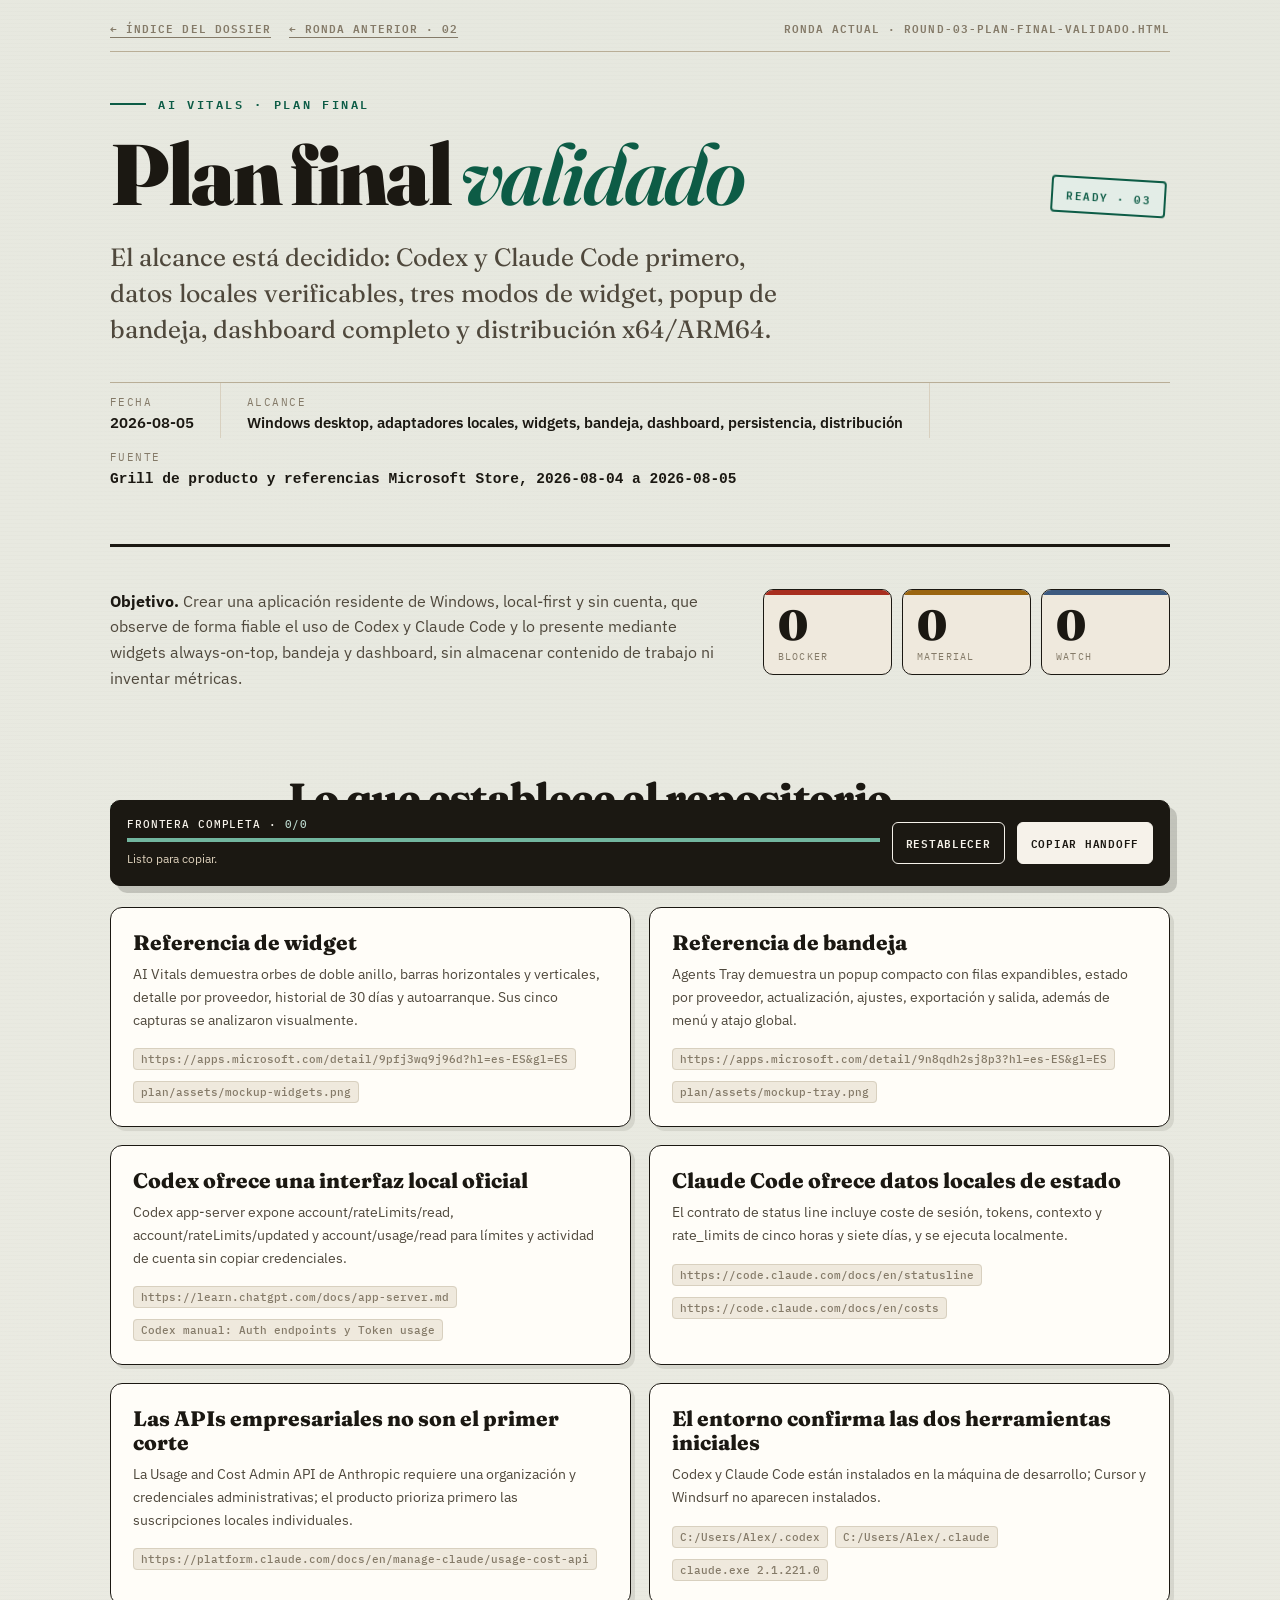
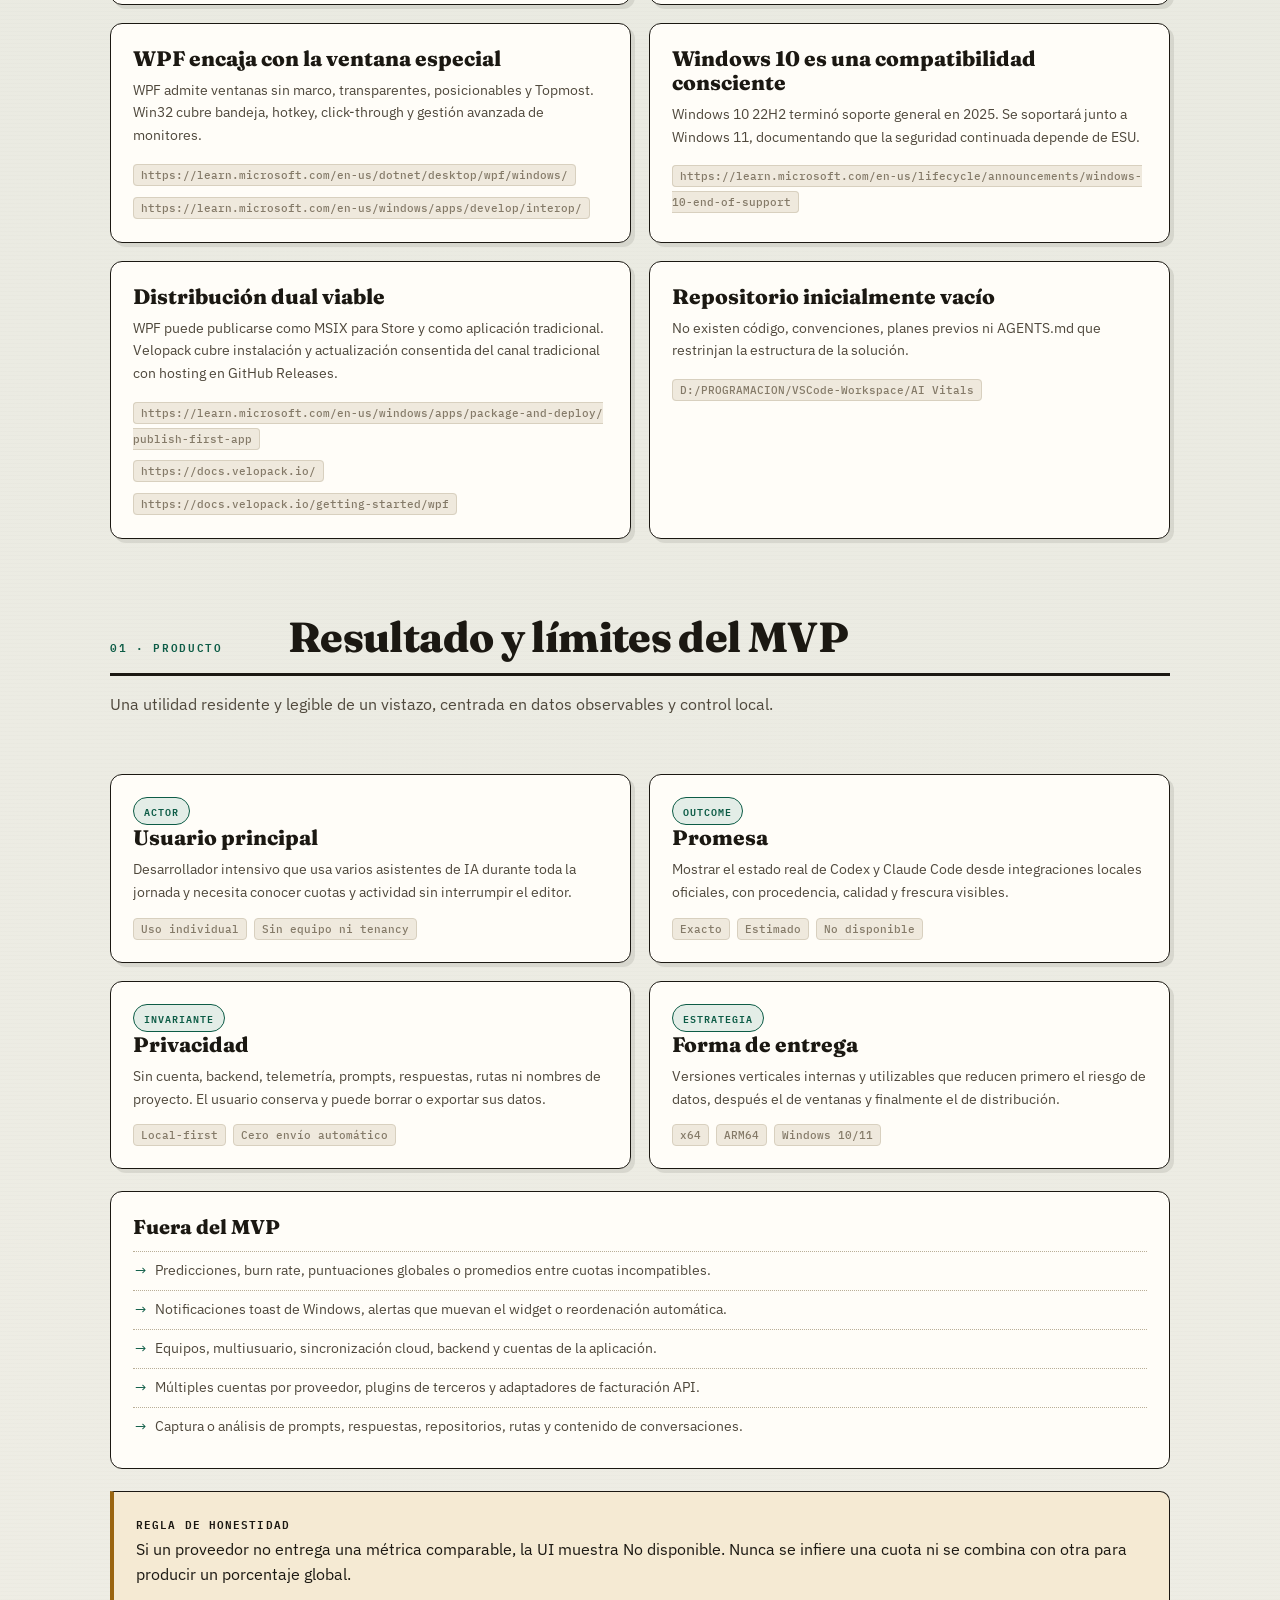
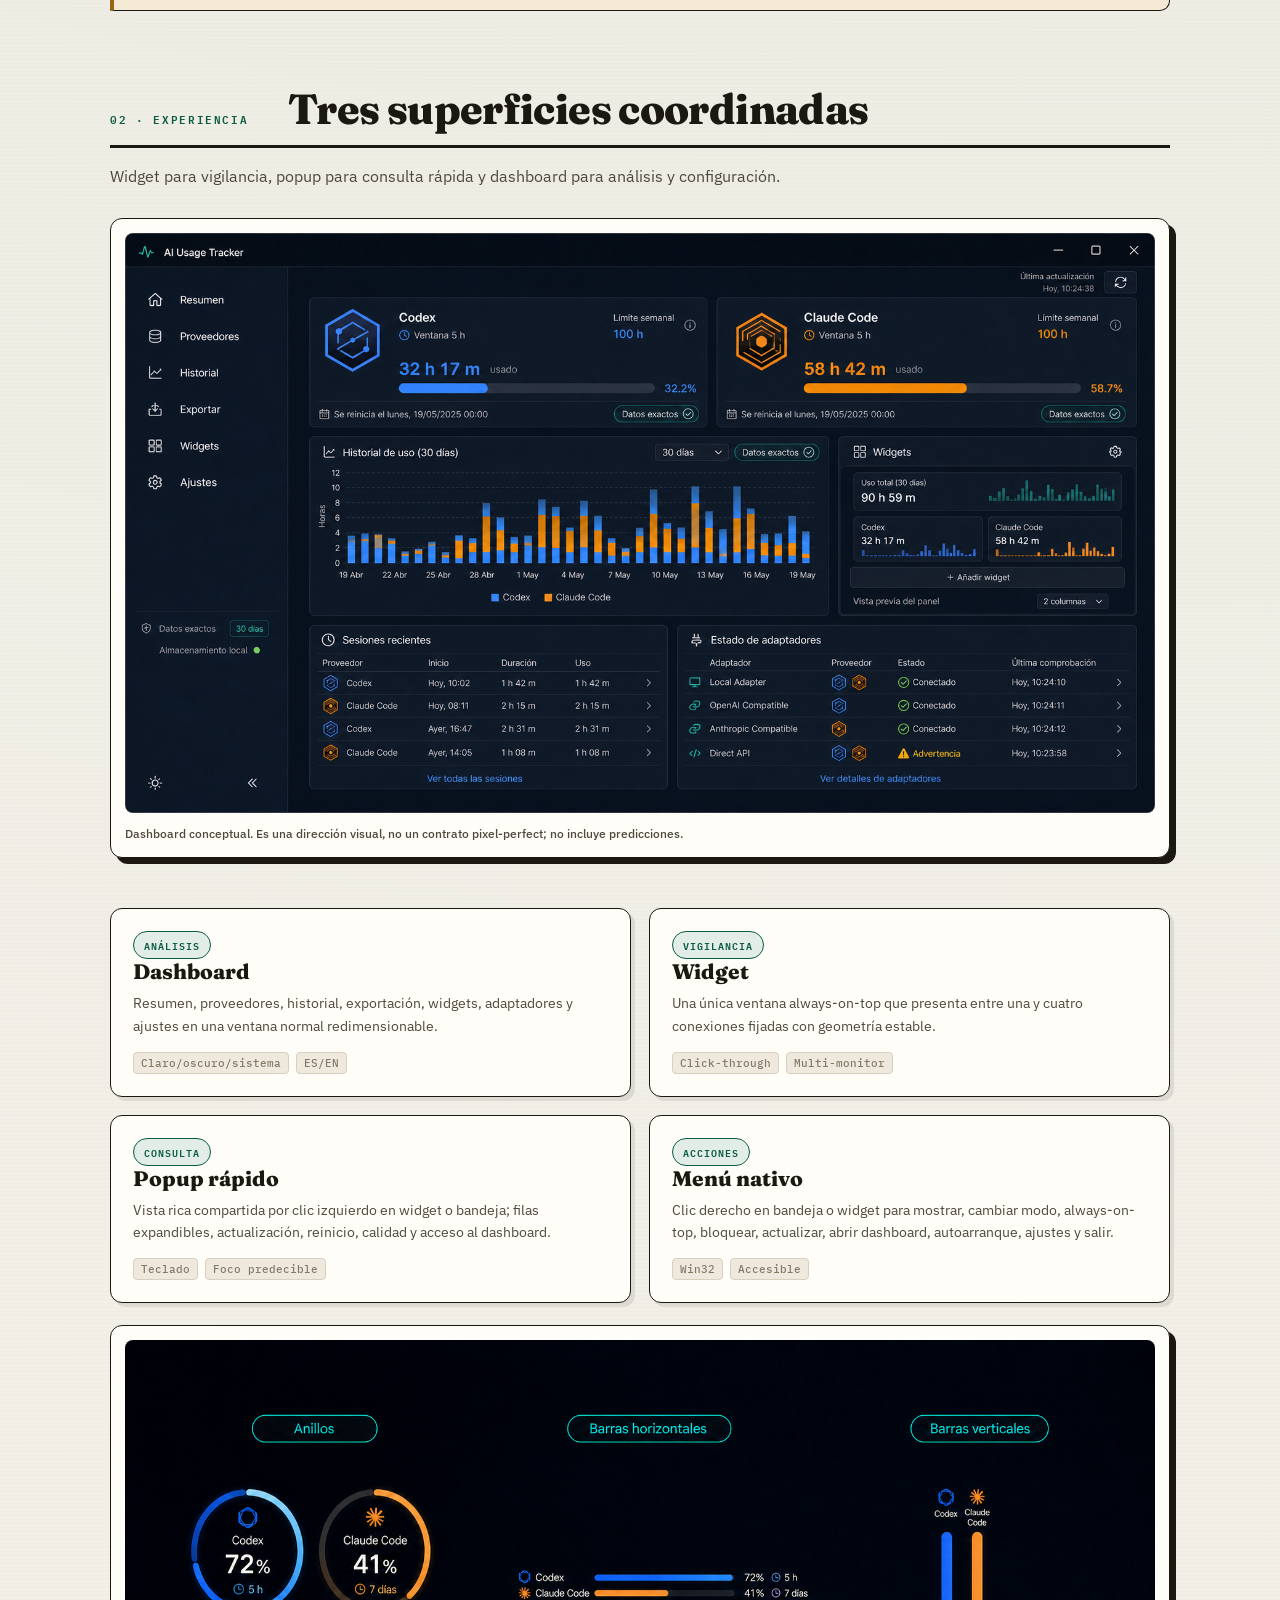
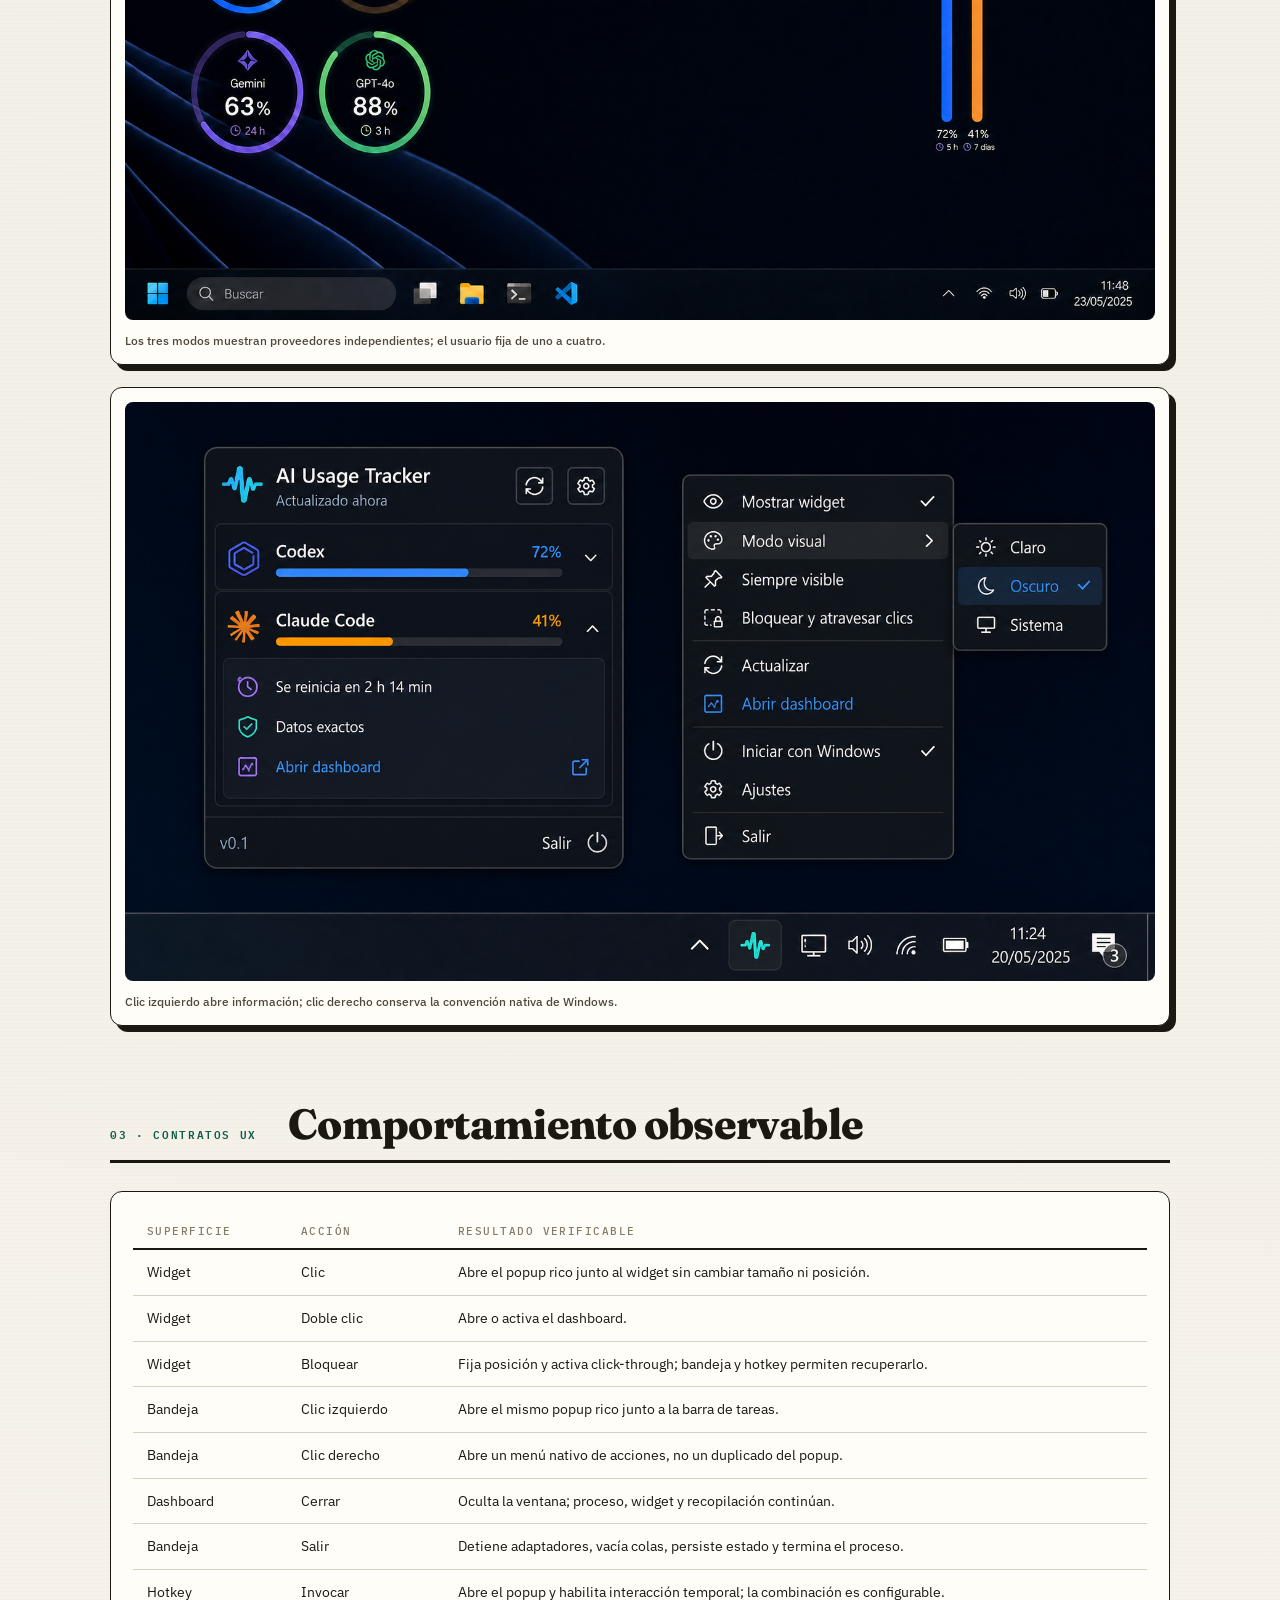
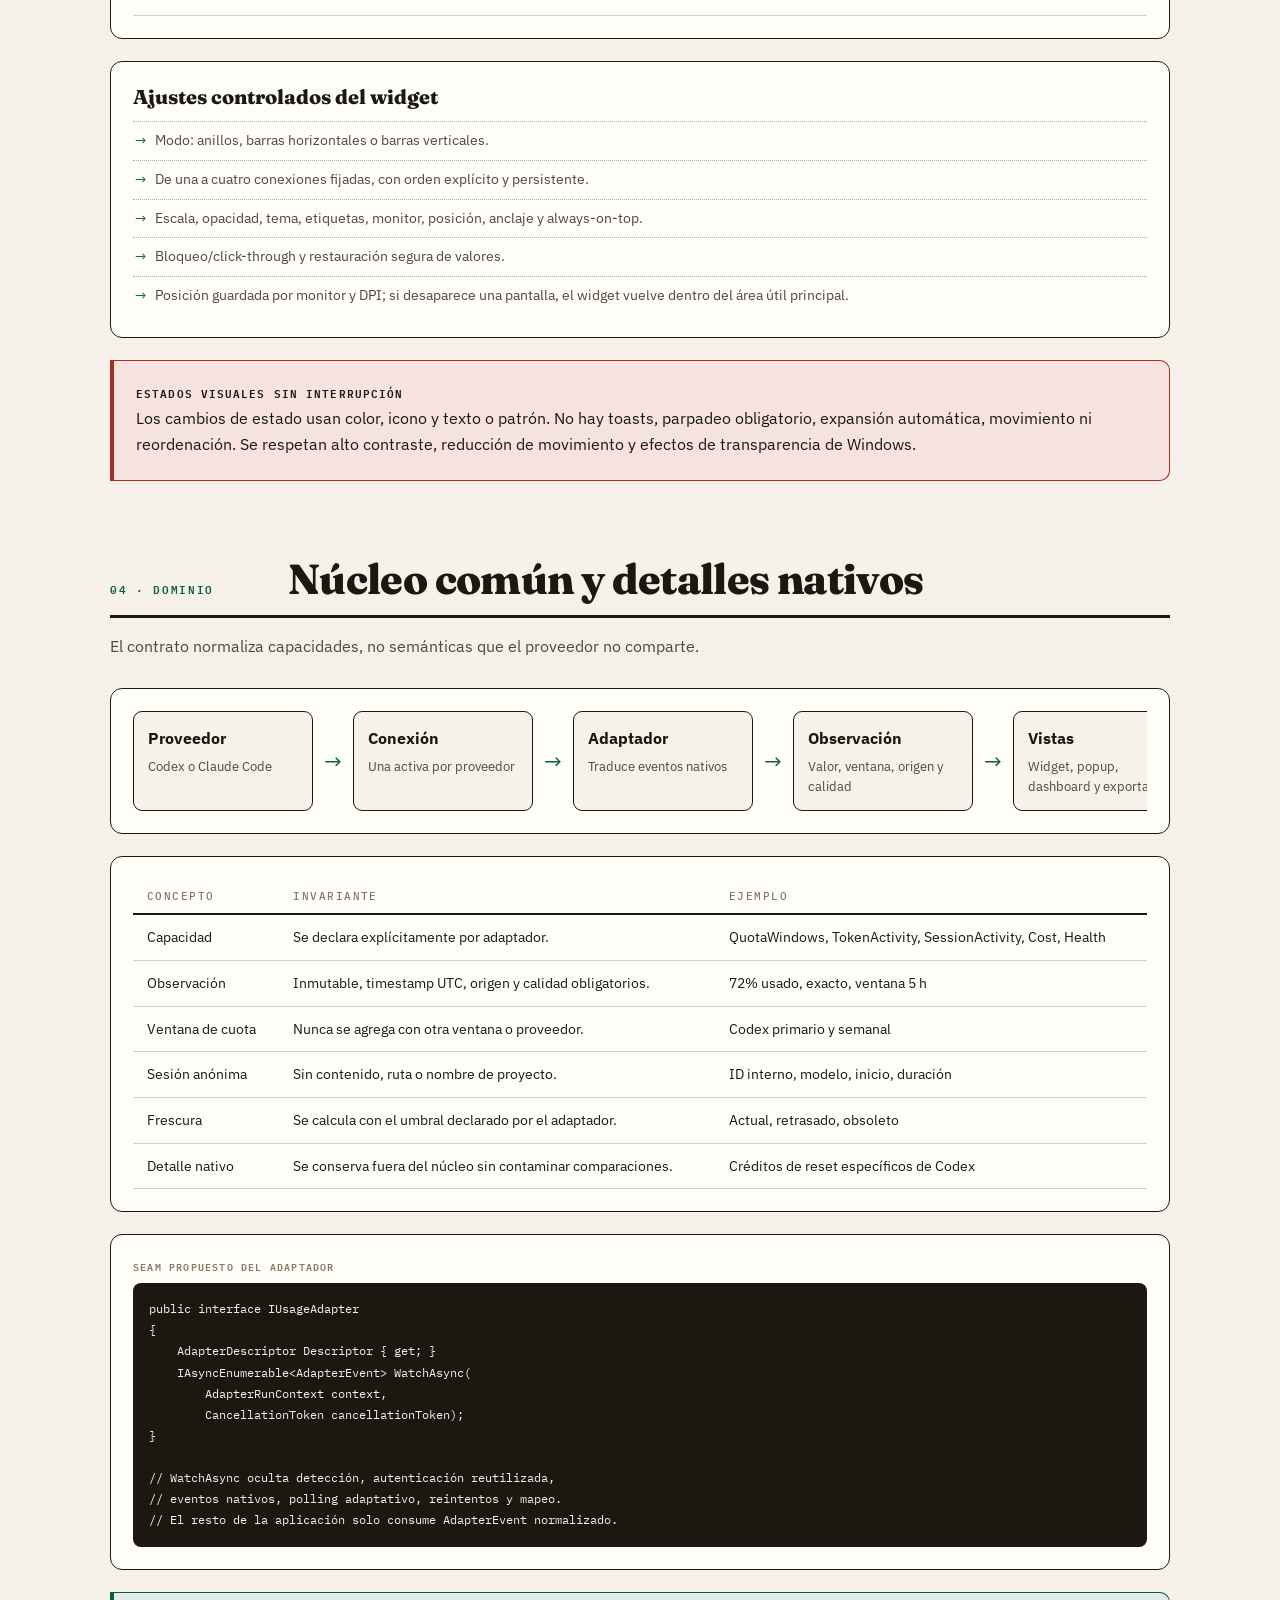
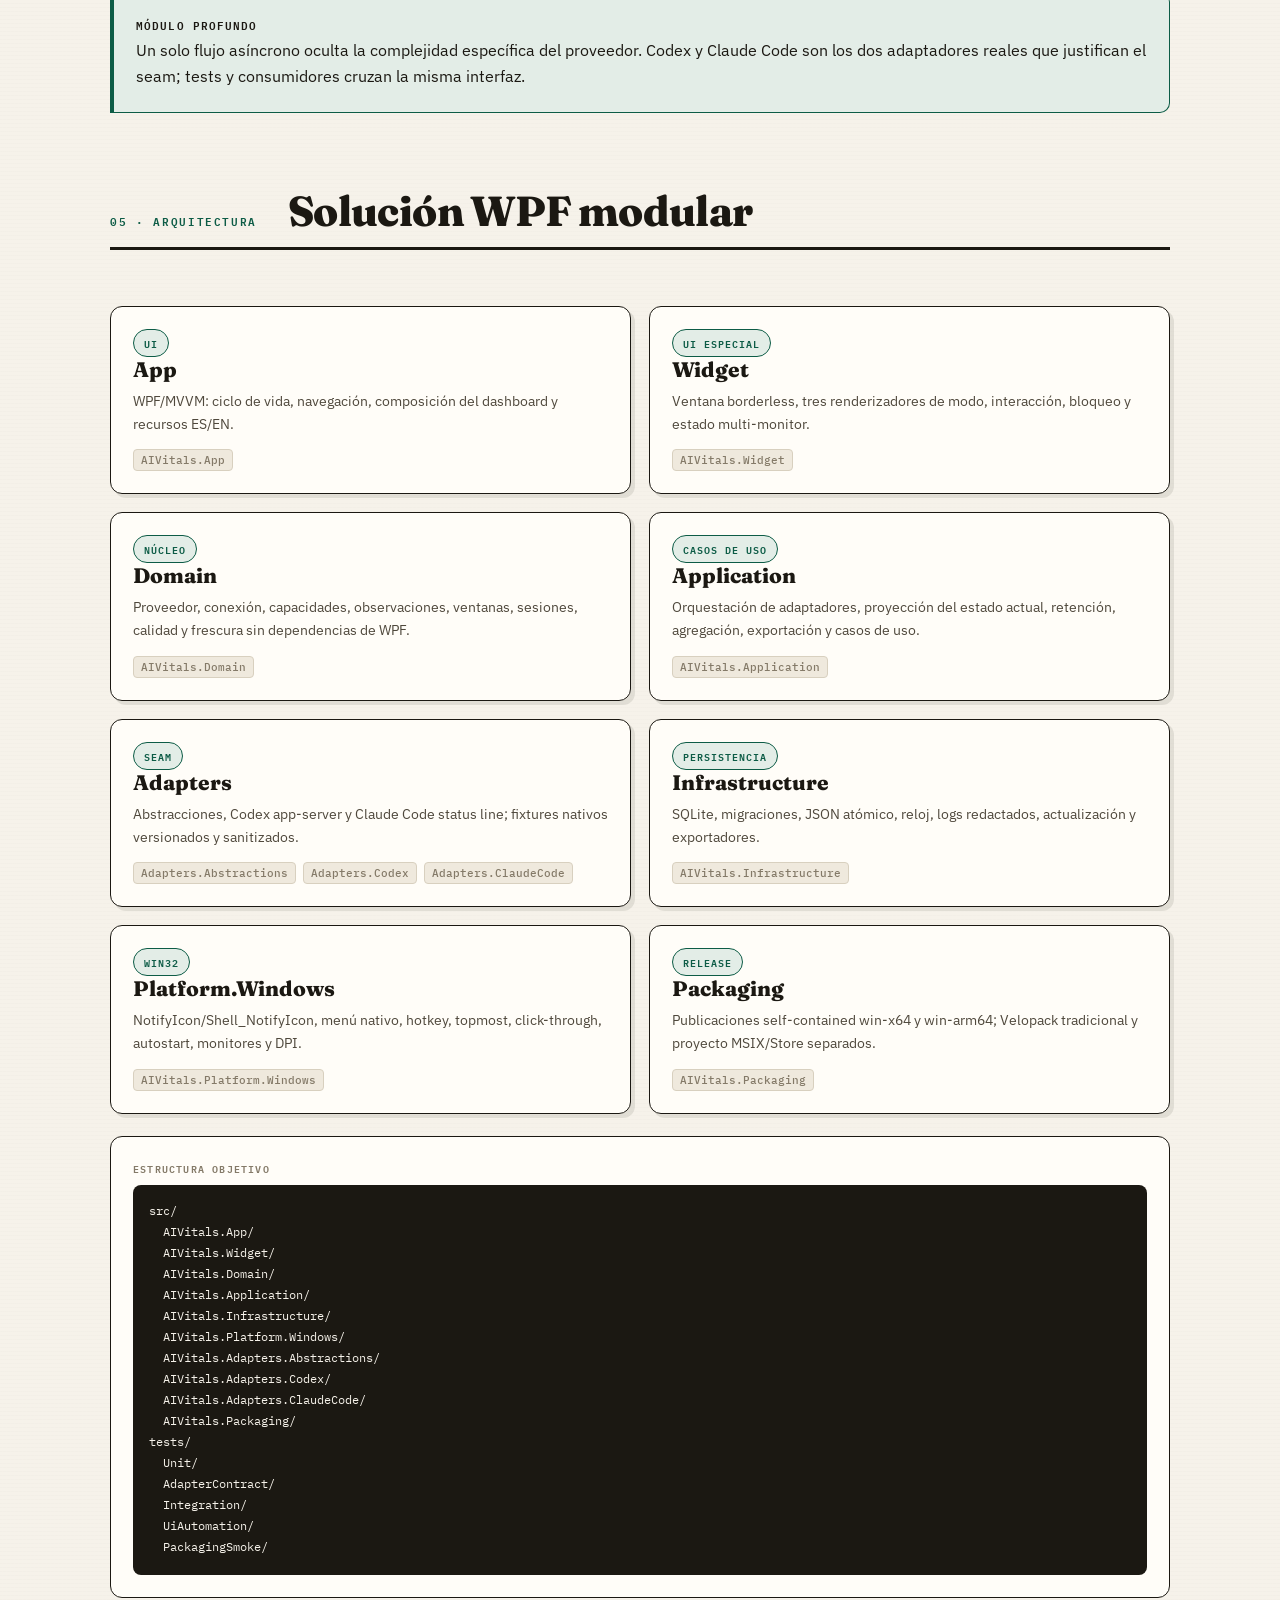
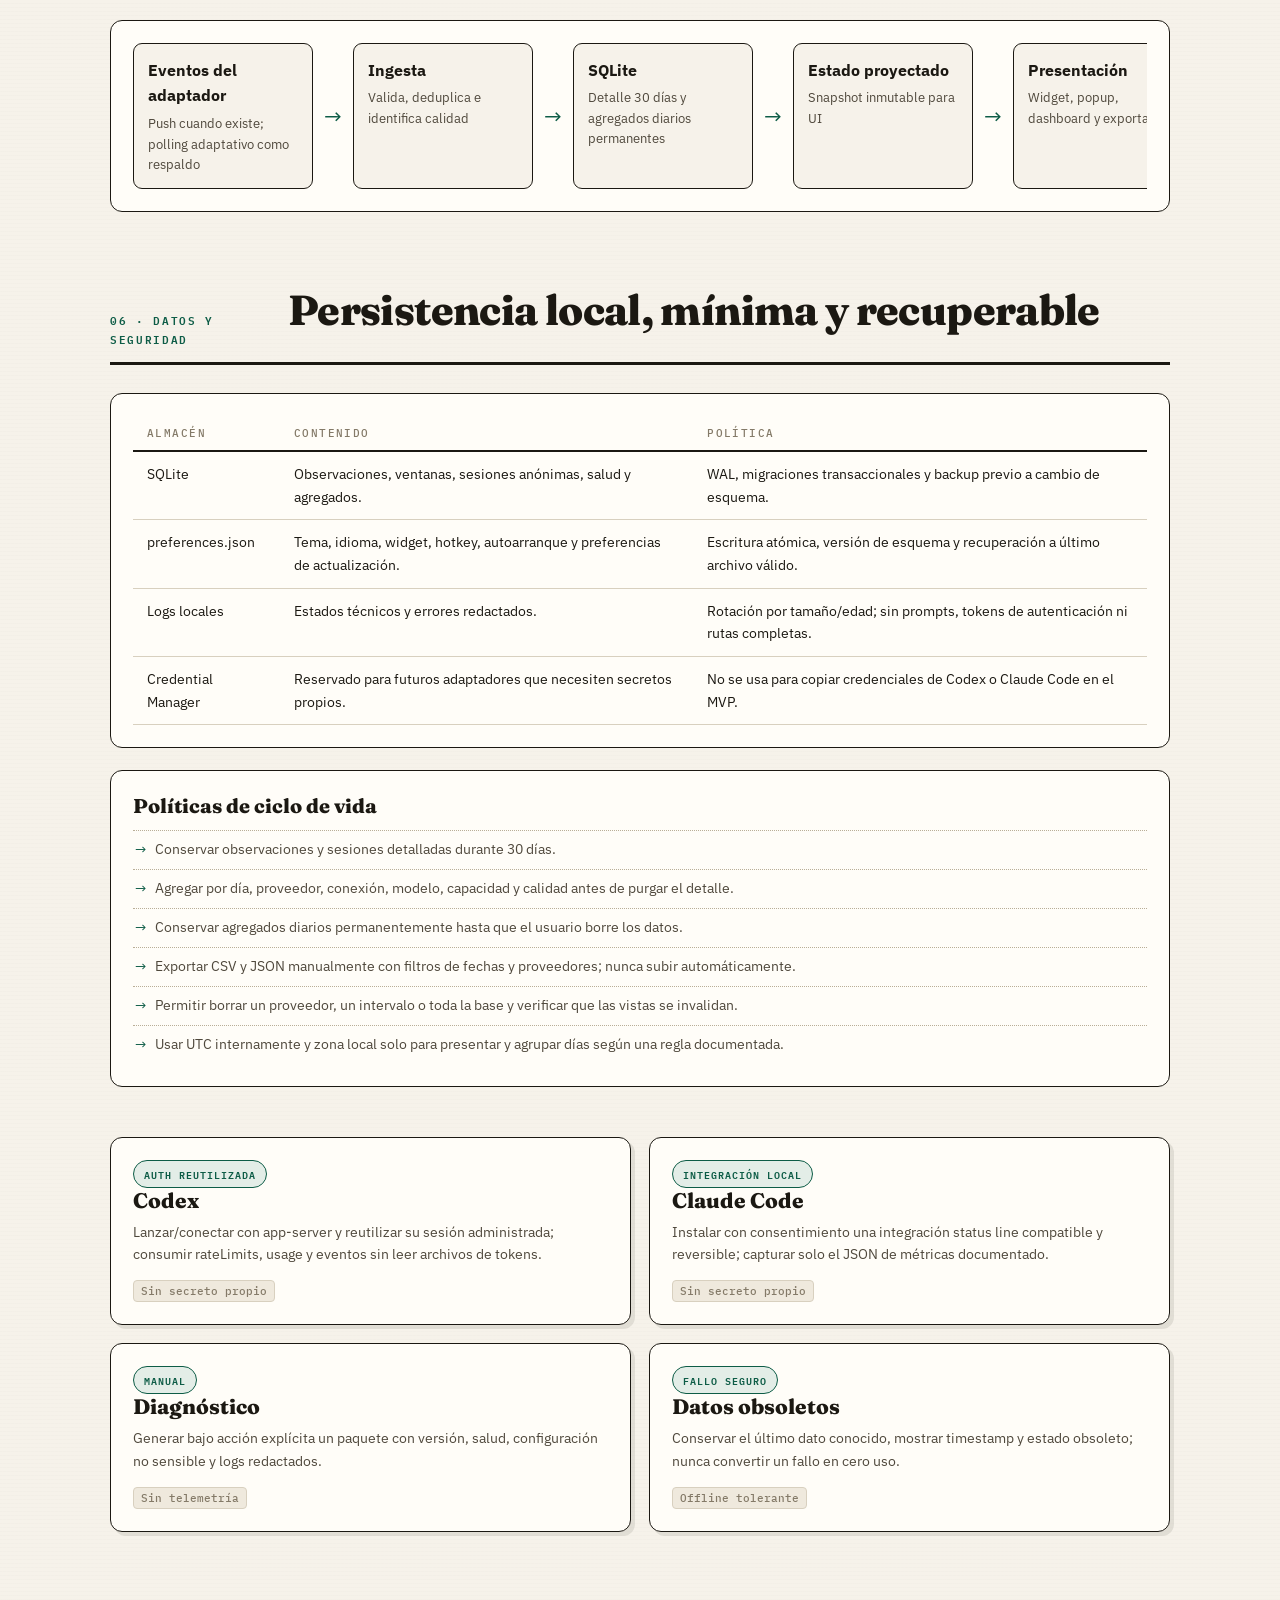
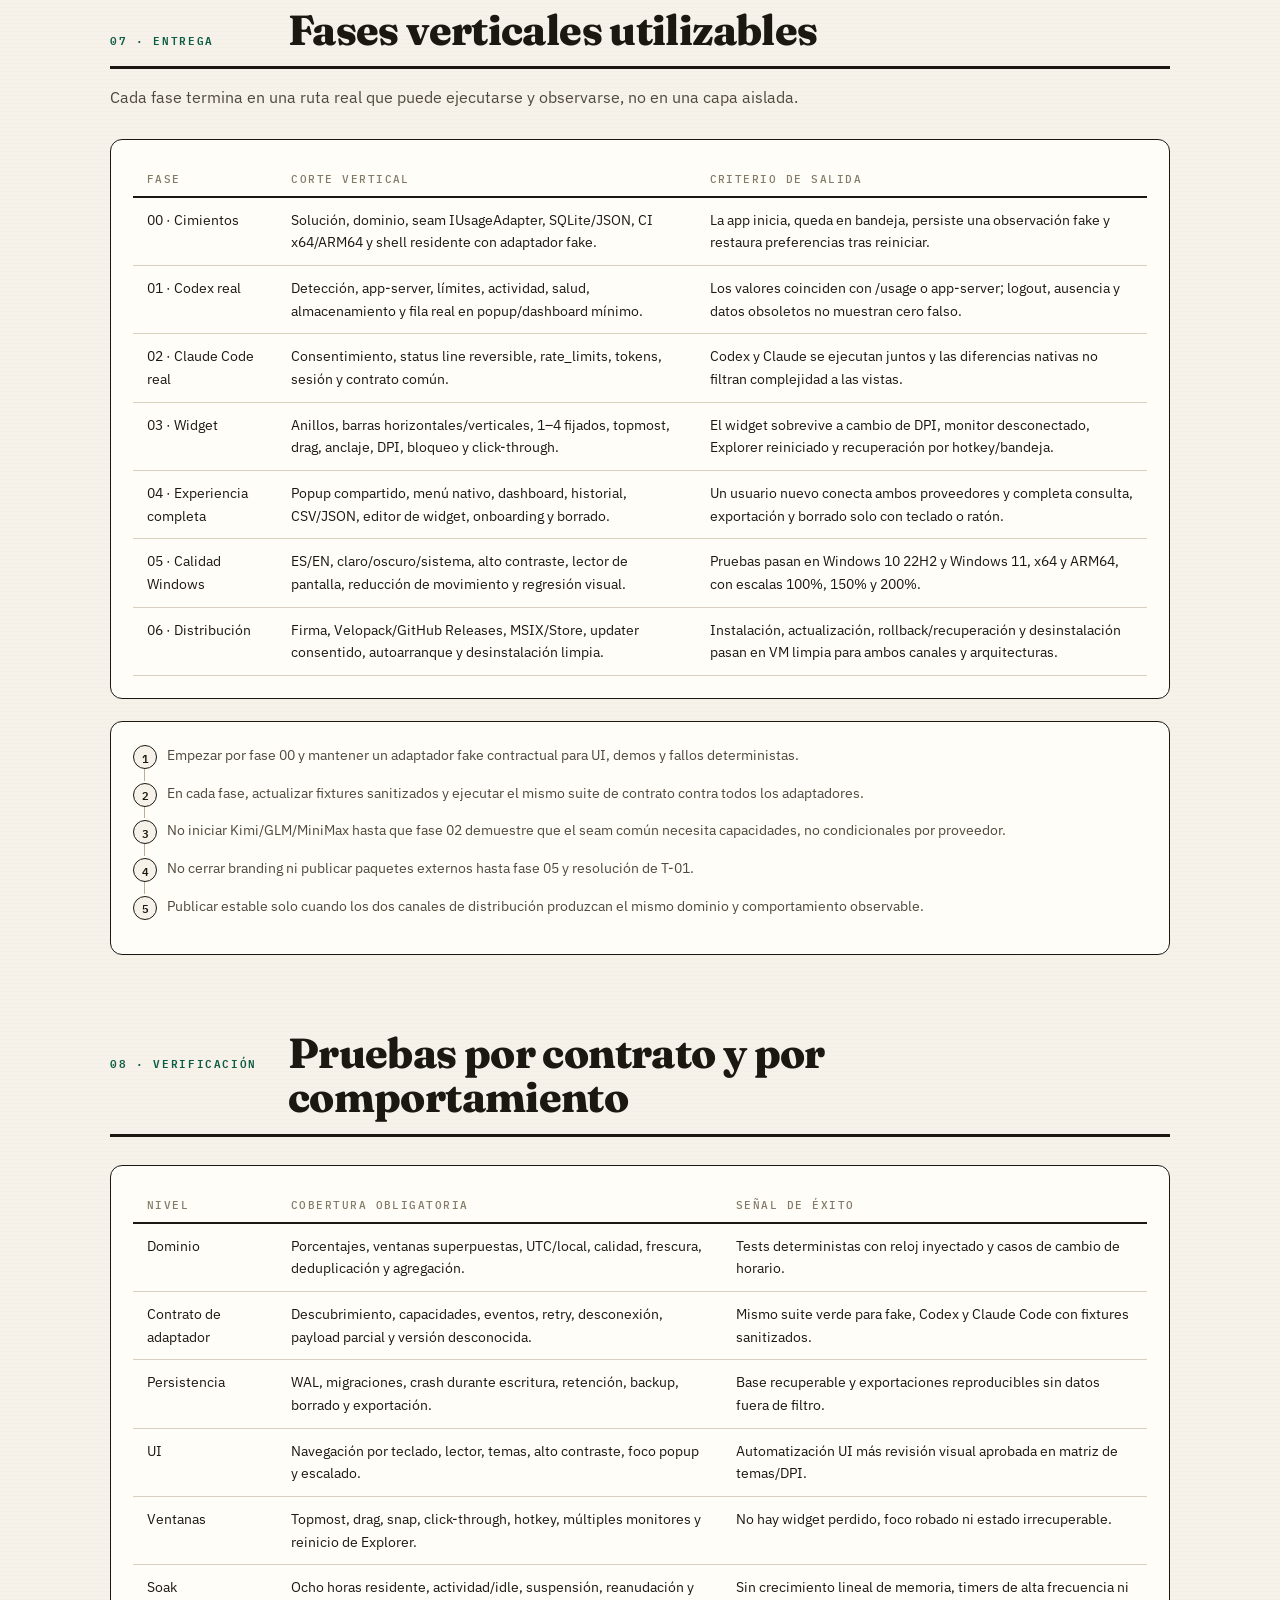
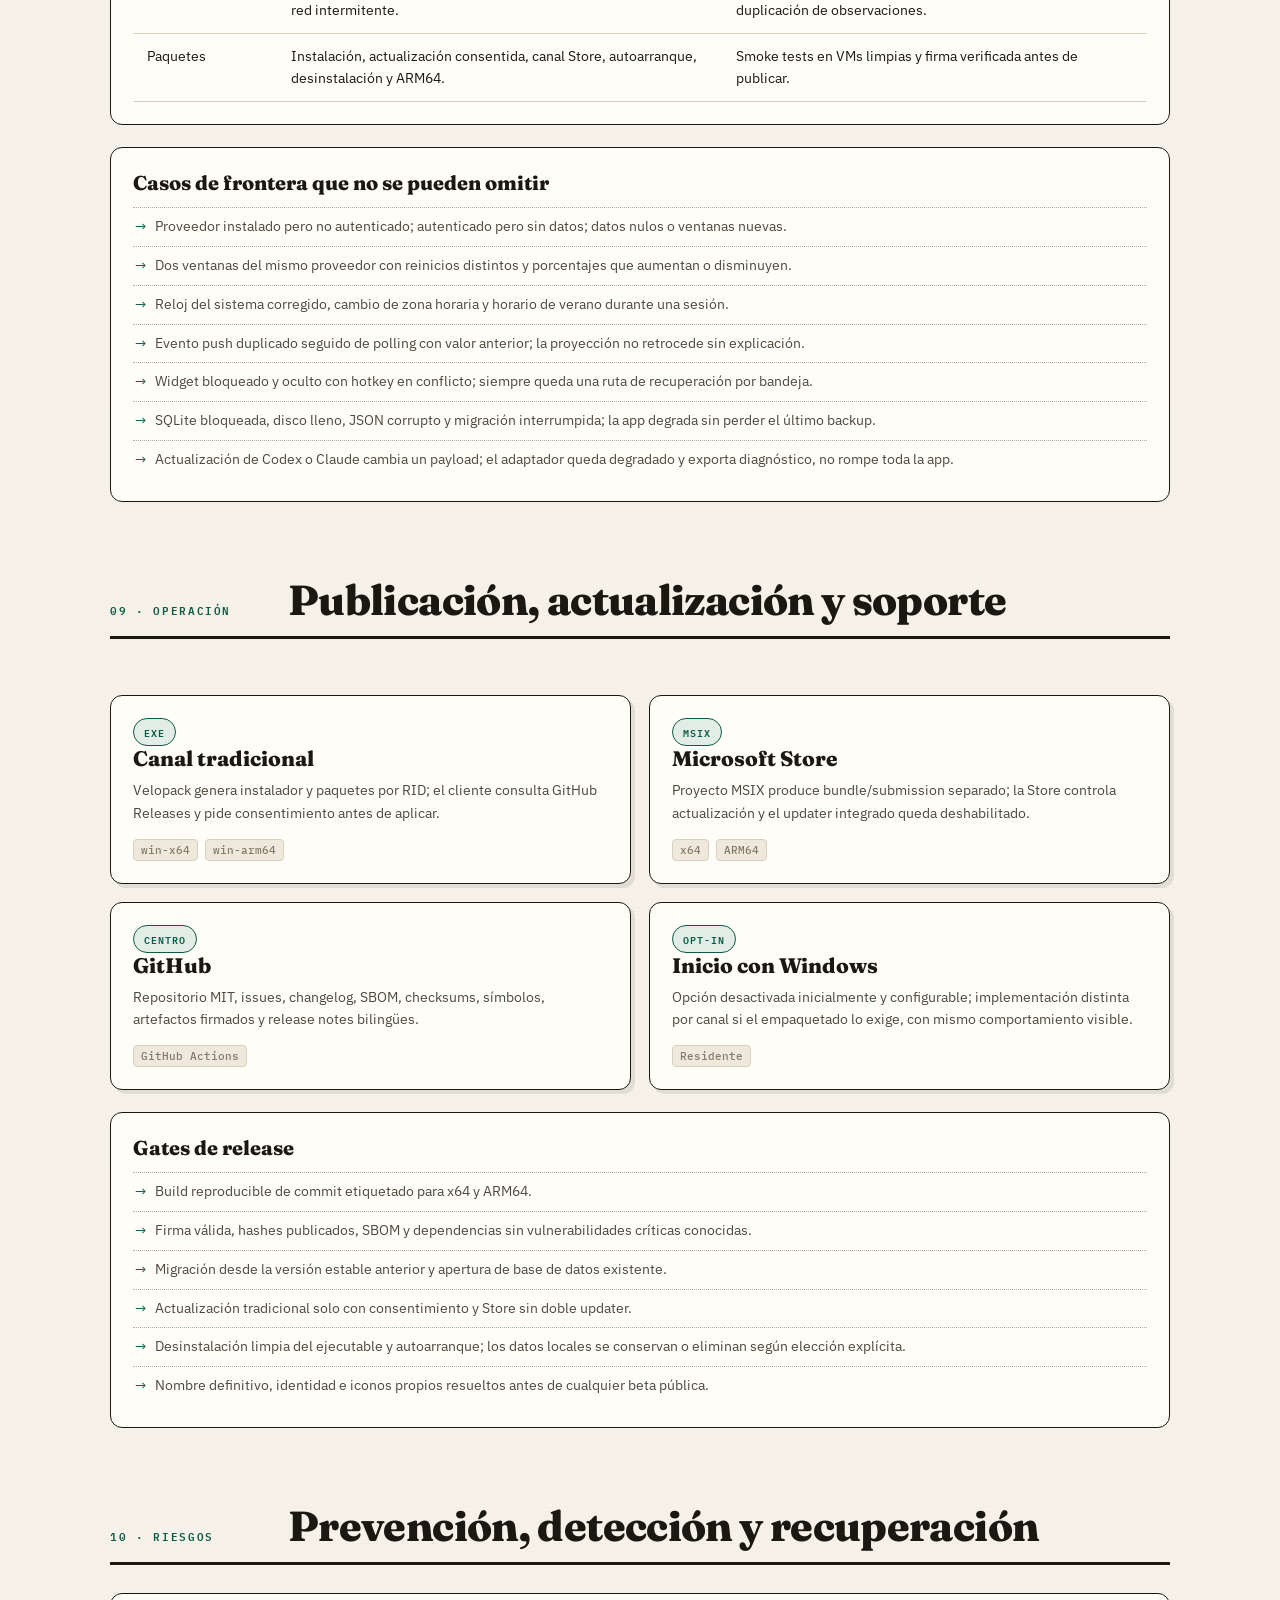
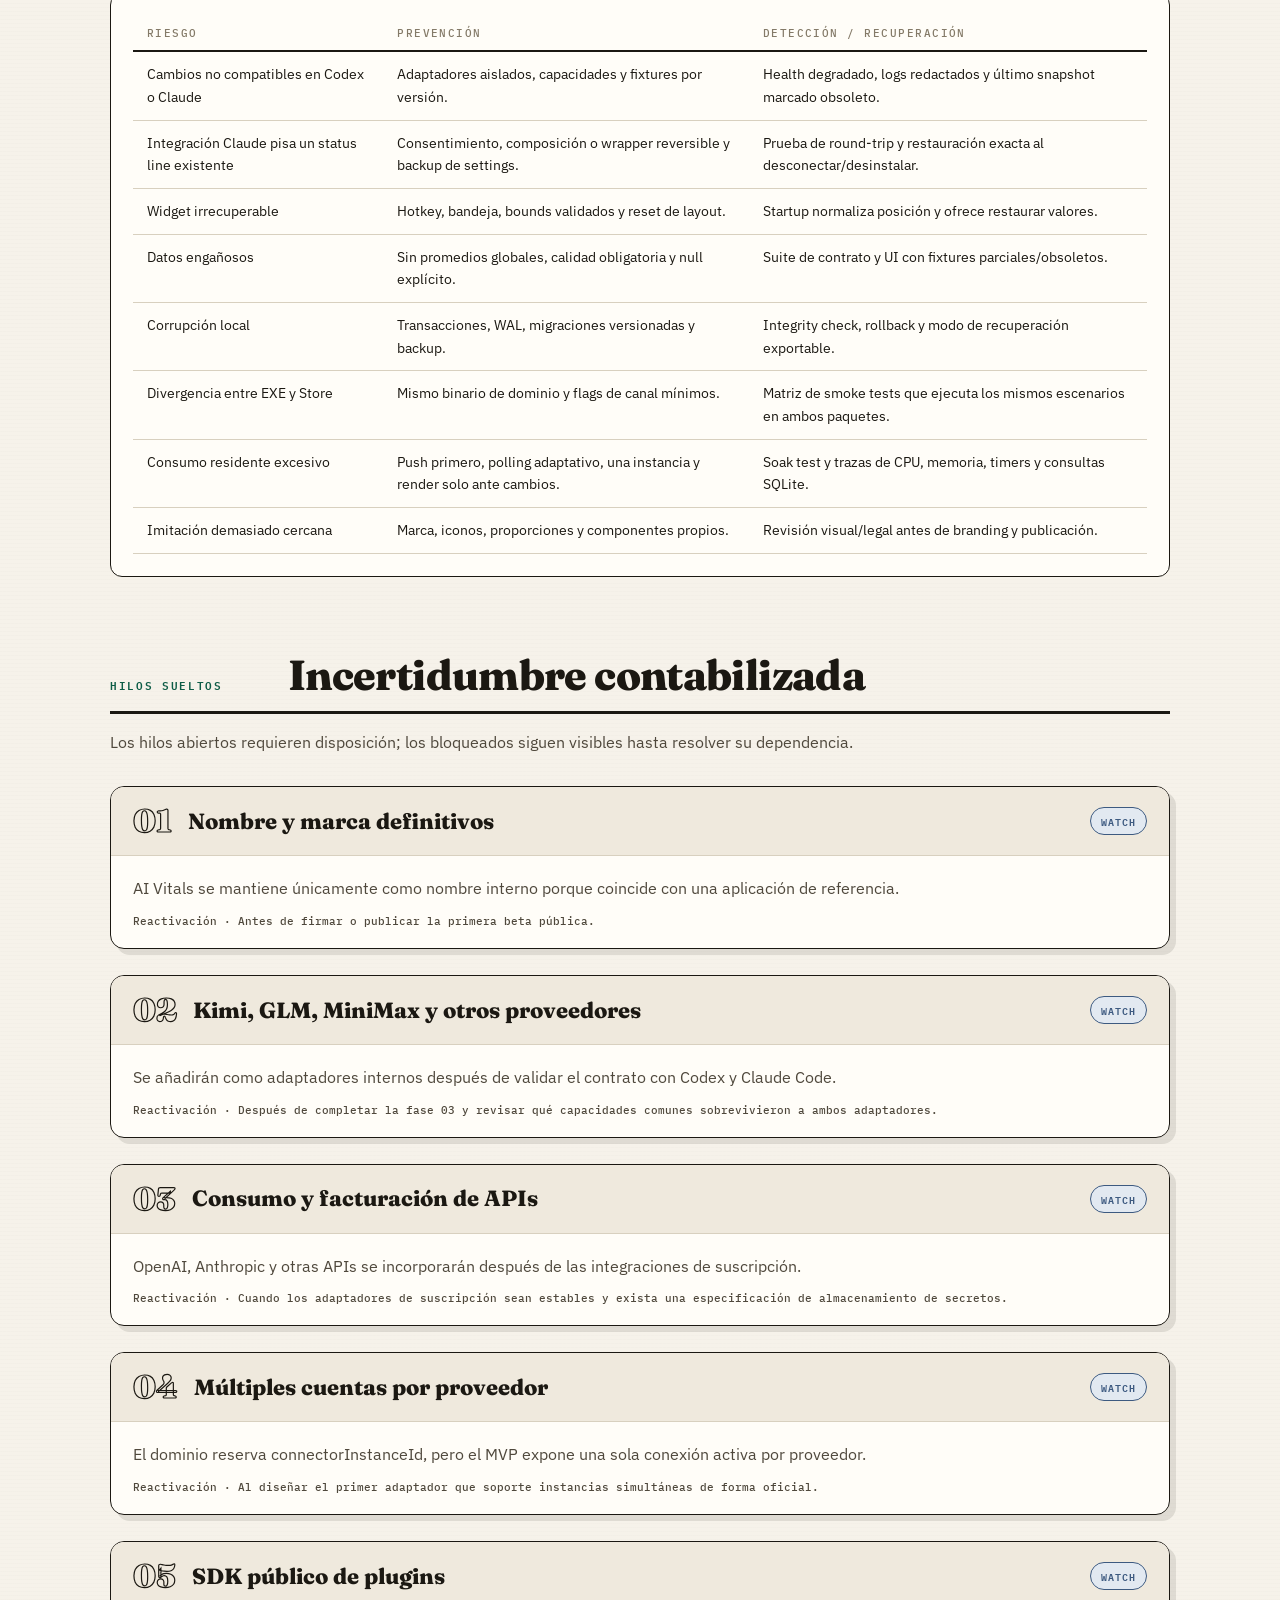
<file: plan/round-03-plan-final-validado.html>
<!doctype html>
<html lang="es">
<head>
<meta charset="utf-8">
<meta name="viewport" content="width=device-width, initial-scale=1">
<meta name="description" content="El alcance está decidido: Codex y Claude Code primero, datos locales verificables, tres modos de widget, popup de bandeja, dashboard completo y distribución x64/ARM64.">
<title>Plan final validado · AI Vitals</title>
<link rel="preconnect" href="https://fonts.googleapis.com">
<link rel="preconnect" href="https://fonts.gstatic.com" crossorigin>
<link href="https://fonts.googleapis.com/css2?family=Fraunces:opsz,wght@9..144,400;9..144,600;9..144,800;9..144,900&family=IBM+Plex+Sans:ital,wght@0,400;0,500;0,600;1,400&family=IBM+Plex+Mono:wght@400;500;600&display=swap" rel="stylesheet">
<style>
:root {
  --paper:#f6f2ea; --paper-2:#efe9dd; --card:#fffdf8;
  --ink:#1b1812; --ink-soft:#4f483c; --ink-faint:#847a68;
  --line:#d8d0bf; --line-strong:#b9ae97;
  --accent:#0d5c46; --accent-soft:#e3ede7;
  --critical:#a82e1f; --critical-bg:#f6e3df;
  --medium:#9a6510; --medium-bg:#f5ead3;
  --minor:#3d5a80; --minor-bg:#e2e9f1;
  --display:'Fraunces',serif; --sans:'IBM Plex Sans',sans-serif; --mono:'IBM Plex Mono',monospace;
}
* { box-sizing:border-box; margin:0; padding:0; }
html { scroll-behavior:smooth; }
body {
  min-width:320px; font-family:var(--sans); line-height:1.62; color:var(--ink);
  background-color:var(--paper);
  background-image:repeating-linear-gradient(0deg,transparent,transparent 3px,rgb(27 24 18 / .012) 3px,rgb(27 24 18 / .012) 4px),radial-gradient(circle at 85% -5%,rgb(13 92 70 / .08),transparent 42%);
}
button,input,select,textarea { font:inherit; }
button { color:inherit; }
a { color:inherit; }
::selection { color:var(--paper); background:var(--accent); }
:focus-visible { outline:3px solid var(--critical); outline-offset:3px; }
.skip-link { position:fixed; top:12px; left:12px; z-index:50; padding:8px 12px; font:12px var(--mono); color:var(--paper); background:var(--ink); transform:translateY(-180%); }
.skip-link:focus { transform:none; }
.sr-only { position:absolute; width:1px; height:1px; padding:0; margin:-1px; overflow:hidden; clip:rect(0,0,0,0); white-space:nowrap; border:0; }
.sheet { width:min(calc(100% - 56px),1060px); margin:0 auto; padding-bottom:96px; }
.topnav { display:flex; justify-content:space-between; gap:18px; padding:18px 0 14px; border-bottom:1px solid var(--line-strong); font:600 10.5px var(--mono); letter-spacing:.1em; text-transform:uppercase; color:var(--ink-faint); }
.topnav-group { display:flex; flex-wrap:wrap; gap:18px; }
.topnav a { text-decoration-thickness:1px; text-underline-offset:4px; }
.topnav a:hover { color:var(--accent); }
.masthead { position:relative; padding:42px 0 48px; border-bottom:3px solid var(--ink); }
.kicker { display:flex; align-items:center; gap:12px; font:600 12px var(--mono); letter-spacing:.22em; color:var(--accent); text-transform:uppercase; }
.kicker::before { width:36px; height:2px; content:''; background:var(--accent); }
h1 { max-width:15ch; margin-top:20px; font:900 clamp(48px,8vw,86px)/.94 var(--display); letter-spacing:-.025em; }
h1 em { color:var(--accent); font-weight:600; }
.stamp { position:absolute; top:126px; right:4px; padding:7px 13px; font:600 11px var(--mono); letter-spacing:.14em; text-transform:uppercase; color:var(--accent); background:var(--accent-soft); border:2px solid var(--accent); border-radius:4px; transform:rotate(3.5deg); }
.lede { max-width:690px; margin-top:24px; font:400 clamp(19px,2.2vw,25px)/1.45 var(--display); color:var(--ink-soft); }
.masthead-meta { display:flex; flex-wrap:wrap; margin-top:34px; border-top:1px solid var(--line-strong); }
.masthead-meta div { padding:12px 26px 4px 0; margin-right:26px; border-right:1px solid var(--line); }
.masthead-meta div:last-child { border-right:0; }
.masthead-meta dt { font:400 10.5px var(--mono); letter-spacing:.14em; text-transform:uppercase; color:var(--ink-faint); }
.masthead-meta dd { margin-top:2px; font-size:14.5px; font-weight:600; }
.summary { display:grid; grid-template-columns:minmax(0,1.5fr) minmax(300px,1fr); gap:42px; align-items:start; padding:42px 0 8px; }
.summary-copy { color:var(--ink-soft); }
.summary-copy strong { color:var(--ink); }
.tally { display:grid; grid-template-columns:repeat(3,1fr); gap:10px; }
.tally .cell { position:relative; overflow:hidden; padding:14px 14px 11px; background:var(--paper-2); border:1.5px solid var(--ink); border-radius:10px; }
.tally .cell::after { position:absolute; inset:0 0 auto; height:5px; content:''; background:var(--accent); }
.tally .cell.blocker::after { background:var(--critical); }
.tally .cell.material::after { background:var(--medium); }
.tally .cell.watch::after { background:var(--minor); }
.tally .num { font:900 42px/1 var(--display); }
.tally .lbl { margin-top:4px; font:400 10px var(--mono); letter-spacing:.12em; color:var(--ink-faint); text-transform:uppercase; }
.section { padding-top:76px; }
.section-head { display:grid; grid-template-columns:150px 1fr; gap:28px; align-items:baseline; padding-bottom:14px; border-bottom:3px solid var(--ink); }
.section-label { font:600 11px var(--mono); letter-spacing:.15em; color:var(--accent); text-transform:uppercase; }
.section h2 { font:800 clamp(30px,4vw,42px)/1.05 var(--display); letter-spacing:-.015em; }
.section-intro { max-width:760px; margin-top:16px; color:var(--ink-soft); }
.eyebrow { display:flex; align-items:center; gap:9px; margin-bottom:12px; font:600 10.5px var(--mono); letter-spacing:.16em; color:var(--accent); text-transform:uppercase; }
.eyebrow::after { height:1px; content:''; background:var(--line); flex:1; }
.badge { display:inline-flex; align-items:center; padding:4px 10px; font:600 10px var(--mono); letter-spacing:.1em; text-transform:uppercase; border-radius:999px; white-space:nowrap; color:var(--accent); background:var(--accent-soft); border:1px solid var(--accent); }
.badge.blocker { color:var(--critical); background:var(--critical-bg); border-color:var(--critical); }
.badge.material { color:var(--medium); background:var(--medium-bg); border-color:var(--medium); }
.badge.watch { color:var(--minor); background:var(--minor-bg); border-color:var(--minor); }
.badge.done { color:var(--accent); background:var(--accent-soft); border-color:var(--accent); }
.evidence-grid,.cards-grid { display:grid; grid-template-columns:repeat(2,minmax(0,1fr)); gap:18px; margin-top:28px; }
.evidence-card,.mini-card { padding:22px; background:var(--card); border:1.5px solid var(--ink); border-radius:12px; box-shadow:4px 4px 0 rgb(27 24 18 / .09); }
.evidence-card h3,.mini-card h3 { font:800 21px/1.15 var(--display); }
.evidence-card p,.mini-card p { margin-top:9px; color:var(--ink-soft); font-size:14px; }
.refs,.meta-list { display:flex; flex-wrap:wrap; gap:7px; margin-top:14px; list-style:none; }
.refs code,.meta-list li { padding:3px 7px; font:500 10.5px var(--mono); color:var(--ink-faint); background:var(--paper-2); border:1px solid var(--line); border-radius:4px; word-break:break-all; }
.decision-list,.thread-list { display:grid; gap:26px; margin-top:30px; }
.decision-card,.thread-card { overflow:hidden; background:var(--card); border:1.5px solid var(--ink); border-radius:14px; box-shadow:6px 6px 0 rgb(27 24 18 / .1); }
.card-head { display:grid; grid-template-columns:auto minmax(0,1fr) auto; gap:16px; align-items:center; padding:18px 22px; background:var(--paper-2); border-bottom:1px solid var(--line); }
.folio { font:900 32px/1 var(--display); color:transparent; -webkit-text-stroke:1.2px var(--ink); }
.card-head h3 { font:800 22px/1.1 var(--display); }
.card-head-right { display:flex; align-items:center; gap:8px; }
.card-copy { padding:22px; border-bottom:1px solid var(--line); }
.card-copy .question { font:600 17px/1.45 var(--sans); color:var(--ink); }
.card-copy .rationale { margin-top:7px; color:var(--ink-soft); font-size:14px; }
.option-grid { display:grid; grid-template-columns:repeat(2,minmax(0,1fr)); gap:14px; padding:22px; }
.option { position:relative; display:block; min-width:0; padding:17px; cursor:pointer; background:var(--paper); border:1.5px solid var(--line-strong); border-radius:10px; }
.option:has(input:checked) { background:var(--accent-soft); border-color:var(--accent); box-shadow:3px 3px 0 rgb(13 92 70 / .15); }
.option-top { display:flex; align-items:flex-start; gap:10px; }
.option input { flex:0 0 auto; margin-top:4px; accent-color:var(--accent); }
.option-title { font-weight:600; }
.recommended { margin-left:auto; padding:2px 6px; font:600 9px var(--mono); letter-spacing:.08em; text-transform:uppercase; color:var(--accent); border:1px solid var(--accent); border-radius:4px; }
.option-summary { margin-top:8px; font-size:13.5px; color:var(--ink-soft); }
.option-meta { display:grid; grid-template-columns:repeat(3,1fr); gap:7px; margin-top:13px; }
.option-meta div { padding-top:7px; border-top:1px dotted var(--line-strong); }
.option-meta dt { font:500 9px var(--mono); letter-spacing:.08em; text-transform:uppercase; color:var(--ink-faint); }
.option-meta dd { margin-top:2px; font:500 11px var(--mono); }
.tradeoffs { margin-top:12px; list-style:none; }
.tradeoffs li { position:relative; padding:5px 0 5px 16px; font-size:12.5px; color:var(--ink-soft); border-top:1px dotted var(--line); }
.tradeoffs li::before { position:absolute; left:1px; color:var(--accent); content:'→'; }
.response { display:grid; grid-template-columns:minmax(190px,.55fr) minmax(0,1.45fr); gap:18px; padding:20px 22px; background:linear-gradient(180deg,transparent,rgb(13 92 70 / .035)); border-top:1px dashed var(--line-strong); }
.field label,.field .field-label { display:block; margin-bottom:6px; font:600 10px var(--mono); letter-spacing:.11em; text-transform:uppercase; color:var(--ink-faint); }
select,textarea { width:100%; color:var(--ink); background:var(--card); border:1.5px solid var(--line-strong); border-radius:6px; }
select { min-height:42px; padding:8px 34px 8px 10px; }
textarea { min-height:86px; padding:10px 12px; resize:vertical; line-height:1.45; }
select[aria-invalid='true'],textarea[aria-invalid='true'] { border-color:var(--critical); background:var(--critical-bg); }
.thread-card.blocked { box-shadow:none; border-color:var(--line-strong); }
.thread-card .thread-body { padding:20px 22px; }
.thread-card p { color:var(--ink-soft); }
.blocked-by { margin-top:12px; font:500 11px var(--mono); color:var(--minor); }
.content-stack { display:grid; gap:22px; margin-top:28px; }
.content-stack > * { min-width:0; max-width:100%; }
.visual-block { min-width:0; margin:0; padding:14px; background:var(--card); border:1.5px solid var(--ink); border-radius:12px; box-shadow:6px 6px 0 var(--ink); }
.visual-block img { display:block; width:100%; height:auto; border-radius:8px; border:1px solid var(--rule); background:#0b1020; }
.visual-block figcaption { margin-top:12px; color:var(--ink-soft); font:500 12px/1.5 var(--sans); }
.prose p + p { margin-top:12px; }
.prose p { color:var(--ink-soft); }
:not(pre) > code { overflow-wrap:anywhere; word-break:break-word; }
.list-block,.steps-block,.code-block,.flow-block,.table-wrap,.callout { padding:22px; background:var(--card); border:1.5px solid var(--ink); border-radius:12px; }
.table-wrap { overflow-x:auto; }
.list-block h3 { font:800 20px var(--display); }
.outcomes { margin-top:12px; list-style:none; }
.outcomes li { position:relative; padding:8px 0 8px 22px; font-size:13.5px; color:var(--ink-soft); border-top:1px dotted var(--line-strong); }
.outcomes li::before { position:absolute; left:2px; color:var(--accent); content:'→'; }
ol.steps { list-style:none; counter-reset:step; }
ol.steps li { counter-increment:step; position:relative; padding:0 0 15px 34px; font-size:14px; color:var(--ink-soft); }
ol.steps li::before { content:counter(step); position:absolute; left:0; top:1px; display:grid; place-items:center; width:22px; height:22px; font:600 11px var(--mono); color:var(--ink); background:var(--paper); border:1.5px solid var(--ink); border-radius:50%; }
ol.steps li:not(:last-child)::after { content:''; position:absolute; left:10.5px; top:25px; bottom:1px; width:1.5px; background:var(--line-strong); }
.code-block .code-label { margin-bottom:8px; font:600 10px var(--mono); letter-spacing:.12em; text-transform:uppercase; color:var(--ink-faint); }
pre { overflow:auto; padding:16px; color:var(--paper); background:var(--ink); border-radius:8px; }
pre code { font:12px/1.55 var(--mono); white-space:pre; }
.order-table { width:100%; border-collapse:collapse; font-size:14px; }
.order-table th { padding:10px 14px; text-align:left; font:500 10.5px var(--mono); letter-spacing:.14em; text-transform:uppercase; color:var(--ink-faint); border-bottom:2px solid var(--ink); }
.order-table td { padding:11px 14px; border-bottom:1px solid var(--line); vertical-align:top; }
.order-table tr:hover td { background:rgb(13 92 70 / .04); }
.flow { display:flex; align-items:stretch; gap:8px; overflow-x:auto; }
.flow-node { min-width:180px; padding:14px; background:var(--paper); border:1.5px solid var(--ink); border-radius:9px; }
.flow-node strong { display:block; }
.flow-node span { display:block; margin-top:4px; font-size:12.5px; color:var(--ink-soft); }
.flow-arrow { display:grid; place-items:center; flex:0 0 24px; color:var(--accent); font-size:22px; }
.callout { border-left:4px solid var(--medium); border-radius:0 10px 10px 0; background:var(--medium-bg); }
.callout.warning { border-color:var(--critical); background:var(--critical-bg); }
.callout.success { border-color:var(--accent); background:var(--accent-soft); }
.callout b { display:block; margin-bottom:4px; font:600 11px var(--mono); letter-spacing:.1em; text-transform:uppercase; }
.timeline { position:relative; display:grid; gap:0; margin-top:30px; }
.timeline::before { position:absolute; top:15px; bottom:15px; left:23px; width:2px; content:''; background:var(--line-strong); }
.timeline-entry { position:relative; display:grid; grid-template-columns:48px minmax(0,1fr); gap:18px; padding-bottom:24px; }
.timeline-dot { z-index:1; display:grid; place-items:center; width:48px; height:48px; font:600 11px var(--mono); color:var(--accent); background:var(--paper); border:2px solid var(--accent); border-radius:50%; }
.timeline-entry.current .timeline-dot { color:var(--paper); background:var(--accent); }
.timeline-body { padding:16px 18px; background:var(--card); border:1.5px solid var(--ink); border-radius:10px; box-shadow:4px 4px 0 rgb(27 24 18 / .08); }
.timeline-body h3 { font:800 20px var(--display); }
.timeline-body h3 a { text-underline-offset:4px; }
.timeline-meta { display:flex; flex-wrap:wrap; gap:10px; margin-top:8px; font:500 10px var(--mono); color:var(--ink-faint); text-transform:uppercase; }
.ledger { margin-top:28px; border-top:2px solid var(--ink); }
.ledger-row { display:grid; grid-template-columns:74px 1.2fr .7fr 1.4fr; gap:14px; padding:11px 4px; border-bottom:1px dotted var(--line-strong); align-items:baseline; }
.ledger-id { font:500 11px var(--mono); color:var(--ink-faint); }
.dispatch { position:sticky; bottom:14px; z-index:20; margin-top:58px; padding:16px; color:var(--paper); background:var(--ink); border:1px solid var(--ink); border-radius:10px; box-shadow:7px 7px 0 rgb(27 24 18 / .18); }
.dispatch-grid { display:grid; grid-template-columns:minmax(0,1fr) auto auto; gap:12px; align-items:center; }
.progress-label { font:500 11px var(--mono); letter-spacing:.08em; text-transform:uppercase; }
.progress-label span { color:#b8d5ca; }
.progress-track { height:4px; margin-top:7px; background:rgb(246 242 234 / .2); }
.progress-fill { width:0; height:100%; background:#72b69f; transition:width .16s ease; }
.btn { min-height:42px; padding:8px 13px; font:600 10.5px var(--mono); letter-spacing:.07em; text-transform:uppercase; cursor:pointer; border:1.5px solid var(--paper); border-radius:6px; }
.btn.primary { color:var(--ink); background:var(--paper); }
.btn.primary:hover,.btn.primary[data-state='copied'] { color:var(--paper); background:var(--accent); border-color:var(--accent); }
.btn.ghost { color:var(--paper); background:transparent; }
.btn:disabled { cursor:not-allowed; opacity:.45; }
.validation-hint { margin-top:7px; font-size:12px; color:#dccfba; }
.intent-grid { display:grid; grid-template-columns:repeat(3,1fr); gap:10px; margin-top:16px; }
.intent { display:flex; gap:8px; align-items:flex-start; padding:12px; cursor:pointer; background:var(--paper-2); border:1.5px solid var(--line-strong); border-radius:8px; }
.intent:has(input:checked) { background:var(--accent-soft); border-color:var(--accent); }
.intent input { margin-top:4px; accent-color:var(--accent); }
.intent b { display:block; font-size:13px; }
.intent small { display:block; margin-top:2px; color:var(--ink-soft); }
.colophon { display:flex; justify-content:space-between; gap:14px; flex-wrap:wrap; margin-top:90px; padding-top:22px; font:400 10.5px var(--mono); letter-spacing:.1em; color:var(--ink-faint); text-transform:uppercase; border-top:3px solid var(--ink); }
@media (prefers-reduced-motion:no-preference) {
  .masthead,.summary,.section,.colophon { animation:rise .58s cubic-bezier(.2,.7,.2,1) both; }
  .summary { animation-delay:.08s; } .section { animation-delay:.14s; } .colophon { animation-delay:.2s; }
  .btn { transition:color .16s ease,background-color .16s ease,border-color .16s ease,transform .16s ease; }
  .btn:active { transform:translateY(1px); }
  @keyframes rise { from { opacity:0; transform:translateY(14px); } to { opacity:1; transform:none; } }
}
@media (max-width:760px) {
  .sheet { width:min(calc(100% - 32px),1060px); }
  h1 { font-size:clamp(45px,14vw,68px); }
  .stamp { position:static; display:inline-block; margin-top:22px; }
  .summary,.section-head,.option-grid,.evidence-grid,.cards-grid,.response { grid-template-columns:1fr; }
  .section { padding-top:62px; }
  .ledger-row { grid-template-columns:64px 1fr; }
  .ledger-row > :nth-child(n+3) { grid-column:2; }
  .dispatch-grid { grid-template-columns:1fr auto; }
  .dispatch-grid .progress { grid-column:1 / -1; }
}
@media (max-width:460px) {
  .topnav { flex-direction:column; }
  .card-head { grid-template-columns:auto 1fr; }
  .card-head-right { grid-column:2; }
  .option-grid,.card-copy,.response,.thread-card .thread-body { padding-left:17px; padding-right:17px; }
  .intent-grid { grid-template-columns:1fr; }
  .dispatch-grid { grid-template-columns:1fr; }
  .btn { width:100%; }
  .colophon { flex-direction:column; }
}
@media print {
  body { background:white; }
  .topnav,.dispatch,.interactive-only { display:none !important; }
  .decision-card,.thread-card,.evidence-card,.mini-card,.timeline-body { box-shadow:none; break-inside:avoid; }
  .stamp { transform:none; }
  .section { break-before:auto; }
}
</style>
</head>
<body>
<a class="skip-link" href="#main">Saltar al contenido</a>
<div class="sheet"><nav class="topnav" aria-label="Timeline"><div class="topnav-group"><a href="index.html">← Índice del dossier</a><a href="round-02-plan-final-verificado.html">← Ronda anterior · 02</a></div><span>Ronda actual · round-03-plan-final-validado.html</span></nav><main id="main"><header class="masthead"><p class="kicker">AI Vitals · Plan final</p><h1>Plan final <em>validado</em></h1><span class="stamp">ready · 03</span><p class="lede">El alcance está decidido: Codex y Claude Code primero, datos locales verificables, tres modos de widget, popup de bandeja, dashboard completo y distribución x64/ARM64.</p><dl class="masthead-meta"><div><dt>Fecha</dt><dd>2026-08-05</dd></div><div><dt>Alcance</dt><dd>Windows desktop, adaptadores locales, widgets, bandeja, dashboard, persistencia, distribución</dd></div><div><dt>Fuente</dt><dd><code>Grill de producto y referencias Microsoft Store, 2026-08-04 a 2026-08-05</code></dd></div></dl></header><section class="summary"><p class="summary-copy"><strong>Objetivo.</strong> Crear una aplicación residente de Windows, local-first y sin cuenta, que observe de forma fiable el uso de Codex y Claude Code y lo presente mediante widgets always-on-top, bandeja y dashboard, sin almacenar contenido de trabajo ni inventar métricas.</p><div class="tally"><div class="cell blocker"><div class="num">0</div><div class="lbl">Blocker</div></div><div class="cell material"><div class="num">0</div><div class="lbl">Material</div></div><div class="cell watch"><div class="num">0</div><div class="lbl">Watch</div></div></div></section><form id="planning-form" novalidate><section class="section" id="evidence"><div class="section-head"><span class="section-label">Evidencia</span><h2>Lo que establece el repositorio</h2></div><p class="section-intro">Hechos observados que restringen esta ronda de planificación.</p><div class="evidence-grid"><article class="evidence-card"><h3>Referencia de widget</h3><p>AI Vitals demuestra orbes de doble anillo, barras horizontales y verticales, detalle por proveedor, historial de 30 días y autoarranque. Sus cinco capturas se analizaron visualmente.</p><ul class="refs"><li><code>https://apps.microsoft.com/detail/9pfj3wq9j96d?hl=es-ES&amp;gl=ES</code></li><li><code>plan/assets/mockup-widgets.png</code></li></ul></article><article class="evidence-card"><h3>Referencia de bandeja</h3><p>Agents Tray demuestra un popup compacto con filas expandibles, estado por proveedor, actualización, ajustes, exportación y salida, además de menú y atajo global.</p><ul class="refs"><li><code>https://apps.microsoft.com/detail/9n8qdh2sj8p3?hl=es-ES&amp;gl=ES</code></li><li><code>plan/assets/mockup-tray.png</code></li></ul></article><article class="evidence-card"><h3>Codex ofrece una interfaz local oficial</h3><p>Codex app-server expone account/rateLimits/read, account/rateLimits/updated y account/usage/read para límites y actividad de cuenta sin copiar credenciales.</p><ul class="refs"><li><code>https://learn.chatgpt.com/docs/app-server.md</code></li><li><code>Codex manual: Auth endpoints y Token usage</code></li></ul></article><article class="evidence-card"><h3>Claude Code ofrece datos locales de estado</h3><p>El contrato de status line incluye coste de sesión, tokens, contexto y rate_limits de cinco horas y siete días, y se ejecuta localmente.</p><ul class="refs"><li><code>https://code.claude.com/docs/en/statusline</code></li><li><code>https://code.claude.com/docs/en/costs</code></li></ul></article><article class="evidence-card"><h3>Las APIs empresariales no son el primer corte</h3><p>La Usage and Cost Admin API de Anthropic requiere una organización y credenciales administrativas; el producto prioriza primero las suscripciones locales individuales.</p><ul class="refs"><li><code>https://platform.claude.com/docs/en/manage-claude/usage-cost-api</code></li></ul></article><article class="evidence-card"><h3>El entorno confirma las dos herramientas iniciales</h3><p>Codex y Claude Code están instalados en la máquina de desarrollo; Cursor y Windsurf no aparecen instalados.</p><ul class="refs"><li><code>C:/Users/Alex/.codex</code></li><li><code>C:/Users/Alex/.claude</code></li><li><code>claude.exe 2.1.221.0</code></li></ul></article><article class="evidence-card"><h3>WPF encaja con la ventana especial</h3><p>WPF admite ventanas sin marco, transparentes, posicionables y Topmost. Win32 cubre bandeja, hotkey, click-through y gestión avanzada de monitores.</p><ul class="refs"><li><code>https://learn.microsoft.com/en-us/dotnet/desktop/wpf/windows/</code></li><li><code>https://learn.microsoft.com/en-us/windows/apps/develop/interop/</code></li></ul></article><article class="evidence-card"><h3>Windows 10 es una compatibilidad consciente</h3><p>Windows 10 22H2 terminó soporte general en 2025. Se soportará junto a Windows 11, documentando que la seguridad continuada depende de ESU.</p><ul class="refs"><li><code>https://learn.microsoft.com/en-us/lifecycle/announcements/windows-10-end-of-support</code></li></ul></article><article class="evidence-card"><h3>Distribución dual viable</h3><p>WPF puede publicarse como MSIX para Store y como aplicación tradicional. Velopack cubre instalación y actualización consentida del canal tradicional con hosting en GitHub Releases.</p><ul class="refs"><li><code>https://learn.microsoft.com/en-us/windows/apps/package-and-deploy/publish-first-app</code></li><li><code>https://docs.velopack.io/</code></li><li><code>https://docs.velopack.io/getting-started/wpf</code></li></ul></article><article class="evidence-card"><h3>Repositorio inicialmente vacío</h3><p>No existen código, convenciones, planes previos ni AGENTS.md que restrinjan la estructura de la solución.</p><ul class="refs"><li><code>D:/PROGRAMACION/VSCode-Workspace/AI Vitals</code></li></ul></article></div></section><section class="section" id="alcance"><div class="section-head"><span class="section-label">01 · Producto</span><h2>Resultado y límites del MVP</h2></div><p class="section-intro">Una utilidad residente y legible de un vistazo, centrada en datos observables y control local.</p><div class="content-stack"><div class="cards-grid"><article class="mini-card"><span class="badge">Actor</span><h3>Usuario principal</h3><p>Desarrollador intensivo que usa varios asistentes de IA durante toda la jornada y necesita conocer cuotas y actividad sin interrumpir el editor.</p><ul class="meta-list"><li>Uso individual</li><li>Sin equipo ni tenancy</li></ul></article><article class="mini-card"><span class="badge">Outcome</span><h3>Promesa</h3><p>Mostrar el estado real de Codex y Claude Code desde integraciones locales oficiales, con procedencia, calidad y frescura visibles.</p><ul class="meta-list"><li>Exacto</li><li>Estimado</li><li>No disponible</li></ul></article><article class="mini-card"><span class="badge">Invariante</span><h3>Privacidad</h3><p>Sin cuenta, backend, telemetría, prompts, respuestas, rutas ni nombres de proyecto. El usuario conserva y puede borrar o exportar sus datos.</p><ul class="meta-list"><li>Local-first</li><li>Cero envío automático</li></ul></article><article class="mini-card"><span class="badge">Estrategia</span><h3>Forma de entrega</h3><p>Versiones verticales internas y utilizables que reducen primero el riesgo de datos, después el de ventanas y finalmente el de distribución.</p><ul class="meta-list"><li>x64</li><li>ARM64</li><li>Windows 10/11</li></ul></article></div><div class="list-block"><h3>Fuera del MVP</h3><ul class="outcomes"><li>Predicciones, burn rate, puntuaciones globales o promedios entre cuotas incompatibles.</li><li>Notificaciones toast de Windows, alertas que muevan el widget o reordenación automática.</li><li>Equipos, multiusuario, sincronización cloud, backend y cuentas de la aplicación.</li><li>Múltiples cuentas por proveedor, plugins de terceros y adaptadores de facturación API.</li><li>Captura o análisis de prompts, respuestas, repositorios, rutas y contenido de conversaciones.</li></ul></div><div class="callout decision"><b>Regla de honestidad</b><p>Si un proveedor no entrega una métrica comparable, la UI muestra No disponible. Nunca se infiere una cuota ni se combina con otra para producir un porcentaje global.</p></div></div></section><section class="section" id="superficies"><div class="section-head"><span class="section-label">02 · Experiencia</span><h2>Tres superficies coordinadas</h2></div><p class="section-intro">Widget para vigilancia, popup para consulta rápida y dashboard para análisis y configuración.</p><div class="content-stack"><figure class="visual-block"><img src="assets/mockup-dashboard.png" alt="Mockup conceptual del dashboard oscuro con navegación, tarjetas de Codex y Claude Code, historial y estado de adaptadores." loading="lazy"><figcaption>Dashboard conceptual. Es una dirección visual, no un contrato pixel-perfect; no incluye predicciones.</figcaption></figure><div class="cards-grid"><article class="mini-card"><span class="badge">Análisis</span><h3>Dashboard</h3><p>Resumen, proveedores, historial, exportación, widgets, adaptadores y ajustes en una ventana normal redimensionable.</p><ul class="meta-list"><li>Claro/oscuro/sistema</li><li>ES/EN</li></ul></article><article class="mini-card"><span class="badge">Vigilancia</span><h3>Widget</h3><p>Una única ventana always-on-top que presenta entre una y cuatro conexiones fijadas con geometría estable.</p><ul class="meta-list"><li>Click-through</li><li>Multi-monitor</li></ul></article><article class="mini-card"><span class="badge">Consulta</span><h3>Popup rápido</h3><p>Vista rica compartida por clic izquierdo en widget o bandeja; filas expandibles, actualización, reinicio, calidad y acceso al dashboard.</p><ul class="meta-list"><li>Teclado</li><li>Foco predecible</li></ul></article><article class="mini-card"><span class="badge">Acciones</span><h3>Menú nativo</h3><p>Clic derecho en bandeja o widget para mostrar, cambiar modo, always-on-top, bloquear, actualizar, abrir dashboard, autoarranque, ajustes y salir.</p><ul class="meta-list"><li>Win32</li><li>Accesible</li></ul></article></div><figure class="visual-block"><img src="assets/mockup-widgets.png" alt="Mockup conceptual de los tres widgets: cuadrícula de anillos, barras horizontales paralelas y barras verticales paralelas." loading="lazy"><figcaption>Los tres modos muestran proveedores independientes; el usuario fija de uno a cuatro.</figcaption></figure><figure class="visual-block"><img src="assets/mockup-tray.png" alt="Mockup conceptual del popup rico de bandeja y del menú contextual nativo con acciones del widget." loading="lazy"><figcaption>Clic izquierdo abre información; clic derecho conserva la convención nativa de Windows.</figcaption></figure></div></section><section class="section" id="comportamiento"><div class="section-head"><span class="section-label">03 · Contratos UX</span><h2>Comportamiento observable</h2></div><div class="content-stack"><div class="table-wrap"><table class="order-table"><thead><tr><th>Superficie</th><th>Acción</th><th>Resultado verificable</th></tr></thead><tbody><tr><td>Widget</td><td>Clic</td><td>Abre el popup rico junto al widget sin cambiar tamaño ni posición.</td></tr><tr><td>Widget</td><td>Doble clic</td><td>Abre o activa el dashboard.</td></tr><tr><td>Widget</td><td>Bloquear</td><td>Fija posición y activa click-through; bandeja y hotkey permiten recuperarlo.</td></tr><tr><td>Bandeja</td><td>Clic izquierdo</td><td>Abre el mismo popup rico junto a la barra de tareas.</td></tr><tr><td>Bandeja</td><td>Clic derecho</td><td>Abre un menú nativo de acciones, no un duplicado del popup.</td></tr><tr><td>Dashboard</td><td>Cerrar</td><td>Oculta la ventana; proceso, widget y recopilación continúan.</td></tr><tr><td>Bandeja</td><td>Salir</td><td>Detiene adaptadores, vacía colas, persiste estado y termina el proceso.</td></tr><tr><td>Hotkey</td><td>Invocar</td><td>Abre el popup y habilita interacción temporal; la combinación es configurable.</td></tr></tbody></table></div><div class="list-block"><h3>Ajustes controlados del widget</h3><ul class="outcomes"><li>Modo: anillos, barras horizontales o barras verticales.</li><li>De una a cuatro conexiones fijadas, con orden explícito y persistente.</li><li>Escala, opacidad, tema, etiquetas, monitor, posición, anclaje y always-on-top.</li><li>Bloqueo/click-through y restauración segura de valores.</li><li>Posición guardada por monitor y DPI; si desaparece una pantalla, el widget vuelve dentro del área útil principal.</li></ul></div><div class="callout warning"><b>Estados visuales sin interrupción</b><p>Los cambios de estado usan color, icono y texto o patrón. No hay toasts, parpadeo obligatorio, expansión automática, movimiento ni reordenación. Se respetan alto contraste, reducción de movimiento y efectos de transparencia de Windows.</p></div></div></section><section class="section" id="dominio"><div class="section-head"><span class="section-label">04 · Dominio</span><h2>Núcleo común y detalles nativos</h2></div><p class="section-intro">El contrato normaliza capacidades, no semánticas que el proveedor no comparte.</p><div class="content-stack"><div class="flow-block"><div class="flow"><div class="flow-node"><strong>Proveedor</strong><span>Codex o Claude Code</span></div><span class="flow-arrow" aria-hidden="true">→</span><div class="flow-node"><strong>Conexión</strong><span>Una activa por proveedor</span></div><span class="flow-arrow" aria-hidden="true">→</span><div class="flow-node"><strong>Adaptador</strong><span>Traduce eventos nativos</span></div><span class="flow-arrow" aria-hidden="true">→</span><div class="flow-node"><strong>Observación</strong><span>Valor, ventana, origen y calidad</span></div><span class="flow-arrow" aria-hidden="true">→</span><div class="flow-node"><strong>Vistas</strong><span>Widget, popup, dashboard y exportación</span></div></div></div><div class="table-wrap"><table class="order-table"><thead><tr><th>Concepto</th><th>Invariante</th><th>Ejemplo</th></tr></thead><tbody><tr><td>Capacidad</td><td>Se declara explícitamente por adaptador.</td><td>QuotaWindows, TokenActivity, SessionActivity, Cost, Health</td></tr><tr><td>Observación</td><td>Inmutable, timestamp UTC, origen y calidad obligatorios.</td><td>72% usado, exacto, ventana 5 h</td></tr><tr><td>Ventana de cuota</td><td>Nunca se agrega con otra ventana o proveedor.</td><td>Codex primario y semanal</td></tr><tr><td>Sesión anónima</td><td>Sin contenido, ruta o nombre de proyecto.</td><td>ID interno, modelo, inicio, duración</td></tr><tr><td>Frescura</td><td>Se calcula con el umbral declarado por el adaptador.</td><td>Actual, retrasado, obsoleto</td></tr><tr><td>Detalle nativo</td><td>Se conserva fuera del núcleo sin contaminar comparaciones.</td><td>Créditos de reset específicos de Codex</td></tr></tbody></table></div><div class="code-block"><div class="code-label">Seam propuesto del adaptador</div><pre><code>public interface IUsageAdapter
{
    AdapterDescriptor Descriptor { get; }
    IAsyncEnumerable&lt;AdapterEvent&gt; WatchAsync(
        AdapterRunContext context,
        CancellationToken cancellationToken);
}

// WatchAsync oculta detección, autenticación reutilizada,
// eventos nativos, polling adaptativo, reintentos y mapeo.
// El resto de la aplicación solo consume AdapterEvent normalizado.</code></pre></div><div class="callout success"><b>Módulo profundo</b><p>Un solo flujo asíncrono oculta la complejidad específica del proveedor. Codex y Claude Code son los dos adaptadores reales que justifican el seam; tests y consumidores cruzan la misma interfaz.</p></div></div></section><section class="section" id="arquitectura"><div class="section-head"><span class="section-label">05 · Arquitectura</span><h2>Solución WPF modular</h2></div><div class="content-stack"><div class="cards-grid"><article class="mini-card"><span class="badge">UI</span><h3>App</h3><p>WPF/MVVM: ciclo de vida, navegación, composición del dashboard y recursos ES/EN.</p><ul class="meta-list"><li>AIVitals.App</li></ul></article><article class="mini-card"><span class="badge">UI especial</span><h3>Widget</h3><p>Ventana borderless, tres renderizadores de modo, interacción, bloqueo y estado multi-monitor.</p><ul class="meta-list"><li>AIVitals.Widget</li></ul></article><article class="mini-card"><span class="badge">Núcleo</span><h3>Domain</h3><p>Proveedor, conexión, capacidades, observaciones, ventanas, sesiones, calidad y frescura sin dependencias de WPF.</p><ul class="meta-list"><li>AIVitals.Domain</li></ul></article><article class="mini-card"><span class="badge">Casos de uso</span><h3>Application</h3><p>Orquestación de adaptadores, proyección del estado actual, retención, agregación, exportación y casos de uso.</p><ul class="meta-list"><li>AIVitals.Application</li></ul></article><article class="mini-card"><span class="badge">Seam</span><h3>Adapters</h3><p>Abstracciones, Codex app-server y Claude Code status line; fixtures nativos versionados y sanitizados.</p><ul class="meta-list"><li>Adapters.Abstractions</li><li>Adapters.Codex</li><li>Adapters.ClaudeCode</li></ul></article><article class="mini-card"><span class="badge">Persistencia</span><h3>Infrastructure</h3><p>SQLite, migraciones, JSON atómico, reloj, logs redactados, actualización y exportadores.</p><ul class="meta-list"><li>AIVitals.Infrastructure</li></ul></article><article class="mini-card"><span class="badge">Win32</span><h3>Platform.Windows</h3><p>NotifyIcon/Shell_NotifyIcon, menú nativo, hotkey, topmost, click-through, autostart, monitores y DPI.</p><ul class="meta-list"><li>AIVitals.Platform.Windows</li></ul></article><article class="mini-card"><span class="badge">Release</span><h3>Packaging</h3><p>Publicaciones self-contained win-x64 y win-arm64; Velopack tradicional y proyecto MSIX/Store separados.</p><ul class="meta-list"><li>AIVitals.Packaging</li></ul></article></div><div class="code-block"><div class="code-label">Estructura objetivo</div><pre><code>src/
  AIVitals.App/
  AIVitals.Widget/
  AIVitals.Domain/
  AIVitals.Application/
  AIVitals.Infrastructure/
  AIVitals.Platform.Windows/
  AIVitals.Adapters.Abstractions/
  AIVitals.Adapters.Codex/
  AIVitals.Adapters.ClaudeCode/
  AIVitals.Packaging/
tests/
  Unit/
  AdapterContract/
  Integration/
  UiAutomation/
  PackagingSmoke/</code></pre></div><div class="flow-block"><div class="flow"><div class="flow-node"><strong>Eventos del adaptador</strong><span>Push cuando existe; polling adaptativo como respaldo</span></div><span class="flow-arrow" aria-hidden="true">→</span><div class="flow-node"><strong>Ingesta</strong><span>Valida, deduplica e identifica calidad</span></div><span class="flow-arrow" aria-hidden="true">→</span><div class="flow-node"><strong>SQLite</strong><span>Detalle 30 días y agregados diarios permanentes</span></div><span class="flow-arrow" aria-hidden="true">→</span><div class="flow-node"><strong>Estado proyectado</strong><span>Snapshot inmutable para UI</span></div><span class="flow-arrow" aria-hidden="true">→</span><div class="flow-node"><strong>Presentación</strong><span>Widget, popup, dashboard y exportación</span></div></div></div></div></section><section class="section" id="datos-seguridad"><div class="section-head"><span class="section-label">06 · Datos y seguridad</span><h2>Persistencia local, mínima y recuperable</h2></div><div class="content-stack"><div class="table-wrap"><table class="order-table"><thead><tr><th>Almacén</th><th>Contenido</th><th>Política</th></tr></thead><tbody><tr><td>SQLite</td><td>Observaciones, ventanas, sesiones anónimas, salud y agregados.</td><td>WAL, migraciones transaccionales y backup previo a cambio de esquema.</td></tr><tr><td>preferences.json</td><td>Tema, idioma, widget, hotkey, autoarranque y preferencias de actualización.</td><td>Escritura atómica, versión de esquema y recuperación a último archivo válido.</td></tr><tr><td>Logs locales</td><td>Estados técnicos y errores redactados.</td><td>Rotación por tamaño/edad; sin prompts, tokens de autenticación ni rutas completas.</td></tr><tr><td>Credential Manager</td><td>Reservado para futuros adaptadores que necesiten secretos propios.</td><td>No se usa para copiar credenciales de Codex o Claude Code en el MVP.</td></tr></tbody></table></div><div class="list-block"><h3>Políticas de ciclo de vida</h3><ul class="outcomes"><li>Conservar observaciones y sesiones detalladas durante 30 días.</li><li>Agregar por día, proveedor, conexión, modelo, capacidad y calidad antes de purgar el detalle.</li><li>Conservar agregados diarios permanentemente hasta que el usuario borre los datos.</li><li>Exportar CSV y JSON manualmente con filtros de fechas y proveedores; nunca subir automáticamente.</li><li>Permitir borrar un proveedor, un intervalo o toda la base y verificar que las vistas se invalidan.</li><li>Usar UTC internamente y zona local solo para presentar y agrupar días según una regla documentada.</li></ul></div><div class="cards-grid"><article class="mini-card"><span class="badge">Auth reutilizada</span><h3>Codex</h3><p>Lanzar/conectar con app-server y reutilizar su sesión administrada; consumir rateLimits, usage y eventos sin leer archivos de tokens.</p><ul class="meta-list"><li>Sin secreto propio</li></ul></article><article class="mini-card"><span class="badge">Integración local</span><h3>Claude Code</h3><p>Instalar con consentimiento una integración status line compatible y reversible; capturar solo el JSON de métricas documentado.</p><ul class="meta-list"><li>Sin secreto propio</li></ul></article><article class="mini-card"><span class="badge">Manual</span><h3>Diagnóstico</h3><p>Generar bajo acción explícita un paquete con versión, salud, configuración no sensible y logs redactados.</p><ul class="meta-list"><li>Sin telemetría</li></ul></article><article class="mini-card"><span class="badge">Fallo seguro</span><h3>Datos obsoletos</h3><p>Conservar el último dato conocido, mostrar timestamp y estado obsoleto; nunca convertir un fallo en cero uso.</p><ul class="meta-list"><li>Offline tolerante</li></ul></article></div></div></section><section class="section" id="entregas"><div class="section-head"><span class="section-label">07 · Entrega</span><h2>Fases verticales utilizables</h2></div><p class="section-intro">Cada fase termina en una ruta real que puede ejecutarse y observarse, no en una capa aislada.</p><div class="content-stack"><div class="table-wrap"><table class="order-table"><thead><tr><th>Fase</th><th>Corte vertical</th><th>Criterio de salida</th></tr></thead><tbody><tr><td>00 · Cimientos</td><td>Solución, dominio, seam IUsageAdapter, SQLite/JSON, CI x64/ARM64 y shell residente con adaptador fake.</td><td>La app inicia, queda en bandeja, persiste una observación fake y restaura preferencias tras reiniciar.</td></tr><tr><td>01 · Codex real</td><td>Detección, app-server, límites, actividad, salud, almacenamiento y fila real en popup/dashboard mínimo.</td><td>Los valores coinciden con /usage o app-server; logout, ausencia y datos obsoletos no muestran cero falso.</td></tr><tr><td>02 · Claude Code real</td><td>Consentimiento, status line reversible, rate_limits, tokens, sesión y contrato común.</td><td>Codex y Claude se ejecutan juntos y las diferencias nativas no filtran complejidad a las vistas.</td></tr><tr><td>03 · Widget</td><td>Anillos, barras horizontales/verticales, 1–4 fijados, topmost, drag, anclaje, DPI, bloqueo y click-through.</td><td>El widget sobrevive a cambio de DPI, monitor desconectado, Explorer reiniciado y recuperación por hotkey/bandeja.</td></tr><tr><td>04 · Experiencia completa</td><td>Popup compartido, menú nativo, dashboard, historial, CSV/JSON, editor de widget, onboarding y borrado.</td><td>Un usuario nuevo conecta ambos proveedores y completa consulta, exportación y borrado solo con teclado o ratón.</td></tr><tr><td>05 · Calidad Windows</td><td>ES/EN, claro/oscuro/sistema, alto contraste, lector de pantalla, reducción de movimiento y regresión visual.</td><td>Pruebas pasan en Windows 10 22H2 y Windows 11, x64 y ARM64, con escalas 100%, 150% y 200%.</td></tr><tr><td>06 · Distribución</td><td>Firma, Velopack/GitHub Releases, MSIX/Store, updater consentido, autoarranque y desinstalación limpia.</td><td>Instalación, actualización, rollback/recuperación y desinstalación pasan en VM limpia para ambos canales y arquitecturas.</td></tr></tbody></table></div><div class="steps-block"><ol class="steps"><li>Empezar por fase 00 y mantener un adaptador fake contractual para UI, demos y fallos deterministas.</li><li>En cada fase, actualizar fixtures sanitizados y ejecutar el mismo suite de contrato contra todos los adaptadores.</li><li>No iniciar Kimi/GLM/MiniMax hasta que fase 02 demuestre que el seam común necesita capacidades, no condicionales por proveedor.</li><li>No cerrar branding ni publicar paquetes externos hasta fase 05 y resolución de T-01.</li><li>Publicar estable solo cuando los dos canales de distribución produzcan el mismo dominio y comportamiento observable.</li></ol></div></div></section><section class="section" id="verificacion"><div class="section-head"><span class="section-label">08 · Verificación</span><h2>Pruebas por contrato y por comportamiento</h2></div><div class="content-stack"><div class="table-wrap"><table class="order-table"><thead><tr><th>Nivel</th><th>Cobertura obligatoria</th><th>Señal de éxito</th></tr></thead><tbody><tr><td>Dominio</td><td>Porcentajes, ventanas superpuestas, UTC/local, calidad, frescura, deduplicación y agregación.</td><td>Tests deterministas con reloj inyectado y casos de cambio de horario.</td></tr><tr><td>Contrato de adaptador</td><td>Descubrimiento, capacidades, eventos, retry, desconexión, payload parcial y versión desconocida.</td><td>Mismo suite verde para fake, Codex y Claude Code con fixtures sanitizados.</td></tr><tr><td>Persistencia</td><td>WAL, migraciones, crash durante escritura, retención, backup, borrado y exportación.</td><td>Base recuperable y exportaciones reproducibles sin datos fuera de filtro.</td></tr><tr><td>UI</td><td>Navegación por teclado, lector, temas, alto contraste, foco popup y escalado.</td><td>Automatización UI más revisión visual aprobada en matriz de temas/DPI.</td></tr><tr><td>Ventanas</td><td>Topmost, drag, snap, click-through, hotkey, múltiples monitores y reinicio de Explorer.</td><td>No hay widget perdido, foco robado ni estado irrecuperable.</td></tr><tr><td>Soak</td><td>Ocho horas residente, actividad/idle, suspensión, reanudación y red intermitente.</td><td>Sin crecimiento lineal de memoria, timers de alta frecuencia ni duplicación de observaciones.</td></tr><tr><td>Paquetes</td><td>Instalación, actualización consentida, canal Store, autoarranque, desinstalación y ARM64.</td><td>Smoke tests en VMs limpias y firma verificada antes de publicar.</td></tr></tbody></table></div><div class="list-block"><h3>Casos de frontera que no se pueden omitir</h3><ul class="outcomes"><li>Proveedor instalado pero no autenticado; autenticado pero sin datos; datos nulos o ventanas nuevas.</li><li>Dos ventanas del mismo proveedor con reinicios distintos y porcentajes que aumentan o disminuyen.</li><li>Reloj del sistema corregido, cambio de zona horaria y horario de verano durante una sesión.</li><li>Evento push duplicado seguido de polling con valor anterior; la proyección no retrocede sin explicación.</li><li>Widget bloqueado y oculto con hotkey en conflicto; siempre queda una ruta de recuperación por bandeja.</li><li>SQLite bloqueada, disco lleno, JSON corrupto y migración interrumpida; la app degrada sin perder el último backup.</li><li>Actualización de Codex o Claude cambia un payload; el adaptador queda degradado y exporta diagnóstico, no rompe toda la app.</li></ul></div></div></section><section class="section" id="distribucion"><div class="section-head"><span class="section-label">09 · Operación</span><h2>Publicación, actualización y soporte</h2></div><div class="content-stack"><div class="cards-grid"><article class="mini-card"><span class="badge">EXE</span><h3>Canal tradicional</h3><p>Velopack genera instalador y paquetes por RID; el cliente consulta GitHub Releases y pide consentimiento antes de aplicar.</p><ul class="meta-list"><li>win-x64</li><li>win-arm64</li></ul></article><article class="mini-card"><span class="badge">MSIX</span><h3>Microsoft Store</h3><p>Proyecto MSIX produce bundle/submission separado; la Store controla actualización y el updater integrado queda deshabilitado.</p><ul class="meta-list"><li>x64</li><li>ARM64</li></ul></article><article class="mini-card"><span class="badge">Centro</span><h3>GitHub</h3><p>Repositorio MIT, issues, changelog, SBOM, checksums, símbolos, artefactos firmados y release notes bilingües.</p><ul class="meta-list"><li>GitHub Actions</li></ul></article><article class="mini-card"><span class="badge">Opt-in</span><h3>Inicio con Windows</h3><p>Opción desactivada inicialmente y configurable; implementación distinta por canal si el empaquetado lo exige, con mismo comportamiento visible.</p><ul class="meta-list"><li>Residente</li></ul></article></div><div class="list-block"><h3>Gates de release</h3><ul class="outcomes"><li>Build reproducible de commit etiquetado para x64 y ARM64.</li><li>Firma válida, hashes publicados, SBOM y dependencias sin vulnerabilidades críticas conocidas.</li><li>Migración desde la versión estable anterior y apertura de base de datos existente.</li><li>Actualización tradicional solo con consentimiento y Store sin doble updater.</li><li>Desinstalación limpia del ejecutable y autoarranque; los datos locales se conservan o eliminan según elección explícita.</li><li>Nombre definitivo, identidad e iconos propios resueltos antes de cualquier beta pública.</li></ul></div></div></section><section class="section" id="riesgos"><div class="section-head"><span class="section-label">10 · Riesgos</span><h2>Prevención, detección y recuperación</h2></div><div class="content-stack"><div class="table-wrap"><table class="order-table"><thead><tr><th>Riesgo</th><th>Prevención</th><th>Detección / recuperación</th></tr></thead><tbody><tr><td>Cambios no compatibles en Codex o Claude</td><td>Adaptadores aislados, capacidades y fixtures por versión.</td><td>Health degradado, logs redactados y último snapshot marcado obsoleto.</td></tr><tr><td>Integración Claude pisa un status line existente</td><td>Consentimiento, composición o wrapper reversible y backup de settings.</td><td>Prueba de round-trip y restauración exacta al desconectar/desinstalar.</td></tr><tr><td>Widget irrecuperable</td><td>Hotkey, bandeja, bounds validados y reset de layout.</td><td>Startup normaliza posición y ofrece restaurar valores.</td></tr><tr><td>Datos engañosos</td><td>Sin promedios globales, calidad obligatoria y null explícito.</td><td>Suite de contrato y UI con fixtures parciales/obsoletos.</td></tr><tr><td>Corrupción local</td><td>Transacciones, WAL, migraciones versionadas y backup.</td><td>Integrity check, rollback y modo de recuperación exportable.</td></tr><tr><td>Divergencia entre EXE y Store</td><td>Mismo binario de dominio y flags de canal mínimos.</td><td>Matriz de smoke tests que ejecuta los mismos escenarios en ambos paquetes.</td></tr><tr><td>Consumo residente excesivo</td><td>Push primero, polling adaptativo, una instancia y render solo ante cambios.</td><td>Soak test y trazas de CPU, memoria, timers y consultas SQLite.</td></tr><tr><td>Imitación demasiado cercana</td><td>Marca, iconos, proporciones y componentes propios.</td><td>Revisión visual/legal antes de branding y publicación.</td></tr></tbody></table></div></div></section><section class="section" id="loose-threads"><div class="section-head"><span class="section-label">Hilos sueltos</span><h2>Incertidumbre contabilizada</h2></div><p class="section-intro">Los hilos abiertos requieren disposición; los bloqueados siguen visibles hasta resolver su dependencia.</p><div class="thread-list"><article class="thread-card "><div class="card-head"><span class="folio" aria-hidden="true">01</span><h3>Nombre y marca definitivos</h3><div class="card-head-right"><span class="badge watch">watch</span></div></div><div class="thread-body"><p>AI Vitals se mantiene únicamente como nombre interno porque coincide con una aplicación de referencia.</p><p class="blocked-by">Reactivación · Antes de firmar o publicar la primera beta pública.</p></div></article><article class="thread-card "><div class="card-head"><span class="folio" aria-hidden="true">02</span><h3>Kimi, GLM, MiniMax y otros proveedores</h3><div class="card-head-right"><span class="badge watch">watch</span></div></div><div class="thread-body"><p>Se añadirán como adaptadores internos después de validar el contrato con Codex y Claude Code.</p><p class="blocked-by">Reactivación · Después de completar la fase 03 y revisar qué capacidades comunes sobrevivieron a ambos adaptadores.</p></div></article><article class="thread-card "><div class="card-head"><span class="folio" aria-hidden="true">03</span><h3>Consumo y facturación de APIs</h3><div class="card-head-right"><span class="badge watch">watch</span></div></div><div class="thread-body"><p>OpenAI, Anthropic y otras APIs se incorporarán después de las integraciones de suscripción.</p><p class="blocked-by">Reactivación · Cuando los adaptadores de suscripción sean estables y exista una especificación de almacenamiento de secretos.</p></div></article><article class="thread-card "><div class="card-head"><span class="folio" aria-hidden="true">04</span><h3>Múltiples cuentas por proveedor</h3><div class="card-head-right"><span class="badge watch">watch</span></div></div><div class="thread-body"><p>El dominio reserva connectorInstanceId, pero el MVP expone una sola conexión activa por proveedor.</p><p class="blocked-by">Reactivación · Al diseñar el primer adaptador que soporte instancias simultáneas de forma oficial.</p></div></article><article class="thread-card "><div class="card-head"><span class="folio" aria-hidden="true">05</span><h3>SDK público de plugins</h3><div class="card-head-right"><span class="badge watch">watch</span></div></div><div class="thread-body"><p>La interfaz de adaptadores es interna; no se cargará código de terceros en el MVP.</p><p class="blocked-by">Reactivación · Después de mantener al menos cuatro adaptadores internos y definir firma, sandbox y compatibilidad.</p></div></article></div></section><section class="section" id="implementation-handoff"><div class="section-head"><span class="section-label">Handoff</span><h2>Handoff de implementación</h2></div><p class="section-intro">El siguiente agente lee el dossier en vez de recibir de nuevo el plan.</p><div class="callout success"><b>Empezar por</b><p>Fase 00 — solución, dominio, seam IUsageAdapter, persistencia y shell residente con adaptador fake</p></div></section><aside class="dispatch interactive-only" aria-label="Handoff"><div class="dispatch-grid"><div class="progress"><div class="progress-label">Frontera completa · <span id="progress-text">0/0</span></div><div class="progress-track"><div class="progress-fill" id="progress-fill"></div></div><p class="validation-hint" id="validation-hint"></p></div><button class="btn ghost" id="reset-state" type="button">Restablecer</button><button class="btn primary" id="copy-markdown" type="button" disabled>Copiar handoff</button></div></aside><p class="sr-only" id="live-status" role="status" aria-live="polite"></p></form></main><footer class="colophon"><span>AI Vitals · planning-dossier</span><span>Ronda inmutable · el índice conserva el estado actual</span></footer></div>
<script id="planning-data" type="application/json">{"schemaVersion":1,"outputDir":"plan","dossier":{"id":"ai-vitals","project":"AI Vitals","title":"Monitor local de uso de IA para Windows","objective":"Crear una aplicación residente de Windows, local-first y sin cuenta, que observe de forma fiable el uso de Codex y Claude Code y lo presente mediante widgets always-on-top, bandeja y dashboard, sin almacenar contenido de trabajo ni inventar métricas.","language":"es","scope":"Windows desktop, adaptadores locales, widgets, bandeja, dashboard, persistencia, distribución","sourceRef":"Grill de producto y referencias Microsoft Store, 2026-08-04 a 2026-08-05"},"round":{"number":3,"slug":"plan-final-validado","kind":"final","date":"2026-08-05","title":"Plan final validado","summary":"El alcance está decidido: Codex y Claude Code primero, datos locales verificables, tres modos de widget, popup de bandeja, dashboard completo y distribución x64/ARM64.","status":"ready","evidence":[{"title":"Referencia de widget","detail":"AI Vitals demuestra orbes de doble anillo, barras horizontales y verticales, detalle por proveedor, historial de 30 días y autoarranque. Sus cinco capturas se analizaron visualmente.","refs":["https://apps.microsoft.com/detail/9pfj3wq9j96d?hl=es-ES\u0026gl=ES","plan/assets/mockup-widgets.png"]},{"title":"Referencia de bandeja","detail":"Agents Tray demuestra un popup compacto con filas expandibles, estado por proveedor, actualización, ajustes, exportación y salida, además de menú y atajo global.","refs":["https://apps.microsoft.com/detail/9n8qdh2sj8p3?hl=es-ES\u0026gl=ES","plan/assets/mockup-tray.png"]},{"title":"Codex ofrece una interfaz local oficial","detail":"Codex app-server expone account/rateLimits/read, account/rateLimits/updated y account/usage/read para límites y actividad de cuenta sin copiar credenciales.","refs":["https://learn.chatgpt.com/docs/app-server.md","Codex manual: Auth endpoints y Token usage"]},{"title":"Claude Code ofrece datos locales de estado","detail":"El contrato de status line incluye coste de sesión, tokens, contexto y rate_limits de cinco horas y siete días, y se ejecuta localmente.","refs":["https://code.claude.com/docs/en/statusline","https://code.claude.com/docs/en/costs"]},{"title":"Las APIs empresariales no son el primer corte","detail":"La Usage and Cost Admin API de Anthropic requiere una organización y credenciales administrativas; el producto prioriza primero las suscripciones locales individuales.","refs":["https://platform.claude.com/docs/en/manage-claude/usage-cost-api"]},{"title":"El entorno confirma las dos herramientas iniciales","detail":"Codex y Claude Code están instalados en la máquina de desarrollo; Cursor y Windsurf no aparecen instalados.","refs":["C:/Users/Alex/.codex","C:/Users/Alex/.claude","claude.exe 2.1.221.0"]},{"title":"WPF encaja con la ventana especial","detail":"WPF admite ventanas sin marco, transparentes, posicionables y Topmost. Win32 cubre bandeja, hotkey, click-through y gestión avanzada de monitores.","refs":["https://learn.microsoft.com/en-us/dotnet/desktop/wpf/windows/","https://learn.microsoft.com/en-us/windows/apps/develop/interop/"]},{"title":"Windows 10 es una compatibilidad consciente","detail":"Windows 10 22H2 terminó soporte general en 2025. Se soportará junto a Windows 11, documentando que la seguridad continuada depende de ESU.","refs":["https://learn.microsoft.com/en-us/lifecycle/announcements/windows-10-end-of-support"]},{"title":"Distribución dual viable","detail":"WPF puede publicarse como MSIX para Store y como aplicación tradicional. Velopack cubre instalación y actualización consentida del canal tradicional con hosting en GitHub Releases.","refs":["https://learn.microsoft.com/en-us/windows/apps/package-and-deploy/publish-first-app","https://docs.velopack.io/","https://docs.velopack.io/getting-started/wpf"]},{"title":"Repositorio inicialmente vacío","detail":"No existen código, convenciones, planes previos ni AGENTS.md que restrinjan la estructura de la solución.","refs":["D:/PROGRAMACION/VSCode-Workspace/AI Vitals"]}],"decisions":[],"threads":[{"id":"T-01","criticality":"watch","title":"Nombre y marca definitivos","detail":"AI Vitals se mantiene únicamente como nombre interno porque coincide con una aplicación de referencia.","status":"deferred","reason":"El naming no afecta la validación técnica del MVP.","impact":"No se deben publicar paquetes públicos, reservar identidad Store ni cerrar iconografía con el nombre provisional.","reactivation":"Antes de firmar o publicar la primera beta pública."},{"id":"T-02","criticality":"watch","title":"Kimi, GLM, MiniMax y otros proveedores","detail":"Se añadirán como adaptadores internos después de validar el contrato con Codex y Claude Code.","status":"deferred","reason":"El MVP necesita dos adaptadores reales antes de generalizar el contrato.","impact":"La primera versión solo monitoriza Codex y Claude Code.","reactivation":"Después de completar la fase 03 y revisar qué capacidades comunes sobrevivieron a ambos adaptadores."},{"id":"T-03","criticality":"watch","title":"Consumo y facturación de APIs","detail":"OpenAI, Anthropic y otras APIs se incorporarán después de las integraciones de suscripción.","status":"deferred","reason":"Requieren credenciales, permisos y semántica de costes diferentes al caso local inicial.","impact":"El MVP no reconcilia facturación de organizaciones ni presupuestos API.","reactivation":"Cuando los adaptadores de suscripción sean estables y exista una especificación de almacenamiento de secretos."},{"id":"T-04","criticality":"watch","title":"Múltiples cuentas por proveedor","detail":"El dominio reserva connectorInstanceId, pero el MVP expone una sola conexión activa por proveedor.","status":"deferred","reason":"Codex y Claude Code mantienen una sesión local activa y la atribución simultánea sería ambigua.","impact":"No se agregan cuentas personales y de trabajo del mismo proveedor.","reactivation":"Al diseñar el primer adaptador que soporte instancias simultáneas de forma oficial."},{"id":"T-05","criticality":"watch","title":"SDK público de plugins","detail":"La interfaz de adaptadores es interna; no se cargará código de terceros en el MVP.","status":"deferred","reason":"Publicar un SDK antes de estabilizar capacidades, aislamiento y versionado congelaría una interfaz inmadura.","impact":"Las nuevas integraciones requieren cambios y release del repositorio principal.","reactivation":"Después de mantener al menos cuatro adaptadores internos y definir firma, sandbox y compatibilidad."}],"sections":[{"id":"alcance","label":"01 · Producto","title":"Resultado y límites del MVP","intro":"Una utilidad residente y legible de un vistazo, centrada en datos observables y control local.","blocks":[{"type":"cards","items":[{"title":"Usuario principal","body":"Desarrollador intensivo que usa varios asistentes de IA durante toda la jornada y necesita conocer cuotas y actividad sin interrumpir el editor.","badge":"Actor","meta":["Uso individual","Sin equipo ni tenancy"]},{"title":"Promesa","body":"Mostrar el estado real de Codex y Claude Code desde integraciones locales oficiales, con procedencia, calidad y frescura visibles.","badge":"Outcome","meta":["Exacto","Estimado","No disponible"]},{"title":"Privacidad","body":"Sin cuenta, backend, telemetría, prompts, respuestas, rutas ni nombres de proyecto. El usuario conserva y puede borrar o exportar sus datos.","badge":"Invariante","meta":["Local-first","Cero envío automático"]},{"title":"Forma de entrega","body":"Versiones verticales internas y utilizables que reducen primero el riesgo de datos, después el de ventanas y finalmente el de distribución.","badge":"Estrategia","meta":["x64","ARM64","Windows 10/11"]}]},{"type":"list","title":"Fuera del MVP","items":["Predicciones, burn rate, puntuaciones globales o promedios entre cuotas incompatibles.","Notificaciones toast de Windows, alertas que muevan el widget o reordenación automática.","Equipos, multiusuario, sincronización cloud, backend y cuentas de la aplicación.","Múltiples cuentas por proveedor, plugins de terceros y adaptadores de facturación API.","Captura o análisis de prompts, respuestas, repositorios, rutas y contenido de conversaciones."]},{"type":"callout","tone":"decision","title":"Regla de honestidad","body":"Si un proveedor no entrega una métrica comparable, la UI muestra No disponible. Nunca se infiere una cuota ni se combina con otra para producir un porcentaje global."}]},{"id":"superficies","label":"02 · Experiencia","title":"Tres superficies coordinadas","intro":"Widget para vigilancia, popup para consulta rápida y dashboard para análisis y configuración.","blocks":[{"type":"image","src":"assets/mockup-dashboard.png","alt":"Mockup conceptual del dashboard oscuro con navegación, tarjetas de Codex y Claude Code, historial y estado de adaptadores.","caption":"Dashboard conceptual. Es una dirección visual, no un contrato pixel-perfect; no incluye predicciones."},{"type":"cards","items":[{"title":"Dashboard","body":"Resumen, proveedores, historial, exportación, widgets, adaptadores y ajustes en una ventana normal redimensionable.","badge":"Análisis","meta":["Claro/oscuro/sistema","ES/EN"]},{"title":"Widget","body":"Una única ventana always-on-top que presenta entre una y cuatro conexiones fijadas con geometría estable.","badge":"Vigilancia","meta":["Click-through","Multi-monitor"]},{"title":"Popup rápido","body":"Vista rica compartida por clic izquierdo en widget o bandeja; filas expandibles, actualización, reinicio, calidad y acceso al dashboard.","badge":"Consulta","meta":["Teclado","Foco predecible"]},{"title":"Menú nativo","body":"Clic derecho en bandeja o widget para mostrar, cambiar modo, always-on-top, bloquear, actualizar, abrir dashboard, autoarranque, ajustes y salir.","badge":"Acciones","meta":["Win32","Accesible"]}]},{"type":"image","src":"assets/mockup-widgets.png","alt":"Mockup conceptual de los tres widgets: cuadrícula de anillos, barras horizontales paralelas y barras verticales paralelas.","caption":"Los tres modos muestran proveedores independientes; el usuario fija de uno a cuatro."},{"type":"image","src":"assets/mockup-tray.png","alt":"Mockup conceptual del popup rico de bandeja y del menú contextual nativo con acciones del widget.","caption":"Clic izquierdo abre información; clic derecho conserva la convención nativa de Windows."}]},{"id":"comportamiento","label":"03 · Contratos UX","title":"Comportamiento observable","blocks":[{"type":"table","columns":[{"key":"surface","label":"Superficie"},{"key":"action","label":"Acción"},{"key":"result","label":"Resultado verificable"}],"rows":[{"surface":"Widget","action":"Clic","result":"Abre el popup rico junto al widget sin cambiar tamaño ni posición."},{"surface":"Widget","action":"Doble clic","result":"Abre o activa el dashboard."},{"surface":"Widget","action":"Bloquear","result":"Fija posición y activa click-through; bandeja y hotkey permiten recuperarlo."},{"surface":"Bandeja","action":"Clic izquierdo","result":"Abre el mismo popup rico junto a la barra de tareas."},{"surface":"Bandeja","action":"Clic derecho","result":"Abre un menú nativo de acciones, no un duplicado del popup."},{"surface":"Dashboard","action":"Cerrar","result":"Oculta la ventana; proceso, widget y recopilación continúan."},{"surface":"Bandeja","action":"Salir","result":"Detiene adaptadores, vacía colas, persiste estado y termina el proceso."},{"surface":"Hotkey","action":"Invocar","result":"Abre el popup y habilita interacción temporal; la combinación es configurable."}]},{"type":"list","title":"Ajustes controlados del widget","items":["Modo: anillos, barras horizontales o barras verticales.","De una a cuatro conexiones fijadas, con orden explícito y persistente.","Escala, opacidad, tema, etiquetas, monitor, posición, anclaje y always-on-top.","Bloqueo/click-through y restauración segura de valores.","Posición guardada por monitor y DPI; si desaparece una pantalla, el widget vuelve dentro del área útil principal."]},{"type":"callout","tone":"warning","title":"Estados visuales sin interrupción","body":"Los cambios de estado usan color, icono y texto o patrón. No hay toasts, parpadeo obligatorio, expansión automática, movimiento ni reordenación. Se respetan alto contraste, reducción de movimiento y efectos de transparencia de Windows."}]},{"id":"dominio","label":"04 · Dominio","title":"Núcleo común y detalles nativos","intro":"El contrato normaliza capacidades, no semánticas que el proveedor no comparte.","blocks":[{"type":"flow","nodes":[{"title":"Proveedor","detail":"Codex o Claude Code"},{"title":"Conexión","detail":"Una activa por proveedor"},{"title":"Adaptador","detail":"Traduce eventos nativos"},{"title":"Observación","detail":"Valor, ventana, origen y calidad"},{"title":"Vistas","detail":"Widget, popup, dashboard y exportación"}]},{"type":"table","columns":[{"key":"concept","label":"Concepto"},{"key":"invariant","label":"Invariante"},{"key":"example","label":"Ejemplo"}],"rows":[{"concept":"Capacidad","invariant":"Se declara explícitamente por adaptador.","example":"QuotaWindows, TokenActivity, SessionActivity, Cost, Health"},{"concept":"Observación","invariant":"Inmutable, timestamp UTC, origen y calidad obligatorios.","example":"72% usado, exacto, ventana 5 h"},{"concept":"Ventana de cuota","invariant":"Nunca se agrega con otra ventana o proveedor.","example":"Codex primario y semanal"},{"concept":"Sesión anónima","invariant":"Sin contenido, ruta o nombre de proyecto.","example":"ID interno, modelo, inicio, duración"},{"concept":"Frescura","invariant":"Se calcula con el umbral declarado por el adaptador.","example":"Actual, retrasado, obsoleto"},{"concept":"Detalle nativo","invariant":"Se conserva fuera del núcleo sin contaminar comparaciones.","example":"Créditos de reset específicos de Codex"}]},{"type":"code","label":"Seam propuesto del adaptador","code":"public interface IUsageAdapter\n{\n    AdapterDescriptor Descriptor { get; }\n    IAsyncEnumerable\u003cAdapterEvent\u003e WatchAsync(\n        AdapterRunContext context,\n        CancellationToken cancellationToken);\n}\n\n// WatchAsync oculta detección, autenticación reutilizada,\n// eventos nativos, polling adaptativo, reintentos y mapeo.\n// El resto de la aplicación solo consume AdapterEvent normalizado."},{"type":"callout","tone":"success","title":"Módulo profundo","body":"Un solo flujo asíncrono oculta la complejidad específica del proveedor. Codex y Claude Code son los dos adaptadores reales que justifican el seam; tests y consumidores cruzan la misma interfaz."}]},{"id":"arquitectura","label":"05 · Arquitectura","title":"Solución WPF modular","blocks":[{"type":"cards","items":[{"title":"App","body":"WPF/MVVM: ciclo de vida, navegación, composición del dashboard y recursos ES/EN.","badge":"UI","meta":["AIVitals.App"]},{"title":"Widget","body":"Ventana borderless, tres renderizadores de modo, interacción, bloqueo y estado multi-monitor.","badge":"UI especial","meta":["AIVitals.Widget"]},{"title":"Domain","body":"Proveedor, conexión, capacidades, observaciones, ventanas, sesiones, calidad y frescura sin dependencias de WPF.","badge":"Núcleo","meta":["AIVitals.Domain"]},{"title":"Application","body":"Orquestación de adaptadores, proyección del estado actual, retención, agregación, exportación y casos de uso.","badge":"Casos de uso","meta":["AIVitals.Application"]},{"title":"Adapters","body":"Abstracciones, Codex app-server y Claude Code status line; fixtures nativos versionados y sanitizados.","badge":"Seam","meta":["Adapters.Abstractions","Adapters.Codex","Adapters.ClaudeCode"]},{"title":"Infrastructure","body":"SQLite, migraciones, JSON atómico, reloj, logs redactados, actualización y exportadores.","badge":"Persistencia","meta":["AIVitals.Infrastructure"]},{"title":"Platform.Windows","body":"NotifyIcon/Shell_NotifyIcon, menú nativo, hotkey, topmost, click-through, autostart, monitores y DPI.","badge":"Win32","meta":["AIVitals.Platform.Windows"]},{"title":"Packaging","body":"Publicaciones self-contained win-x64 y win-arm64; Velopack tradicional y proyecto MSIX/Store separados.","badge":"Release","meta":["AIVitals.Packaging"]}]},{"type":"code","label":"Estructura objetivo","code":"src/\n  AIVitals.App/\n  AIVitals.Widget/\n  AIVitals.Domain/\n  AIVitals.Application/\n  AIVitals.Infrastructure/\n  AIVitals.Platform.Windows/\n  AIVitals.Adapters.Abstractions/\n  AIVitals.Adapters.Codex/\n  AIVitals.Adapters.ClaudeCode/\n  AIVitals.Packaging/\ntests/\n  Unit/\n  AdapterContract/\n  Integration/\n  UiAutomation/\n  PackagingSmoke/"},{"type":"flow","nodes":[{"title":"Eventos del adaptador","detail":"Push cuando existe; polling adaptativo como respaldo"},{"title":"Ingesta","detail":"Valida, deduplica e identifica calidad"},{"title":"SQLite","detail":"Detalle 30 días y agregados diarios permanentes"},{"title":"Estado proyectado","detail":"Snapshot inmutable para UI"},{"title":"Presentación","detail":"Widget, popup, dashboard y exportación"}]}]},{"id":"datos-seguridad","label":"06 · Datos y seguridad","title":"Persistencia local, mínima y recuperable","blocks":[{"type":"table","columns":[{"key":"store","label":"Almacén"},{"key":"content","label":"Contenido"},{"key":"policy","label":"Política"}],"rows":[{"store":"SQLite","content":"Observaciones, ventanas, sesiones anónimas, salud y agregados.","policy":"WAL, migraciones transaccionales y backup previo a cambio de esquema."},{"store":"preferences.json","content":"Tema, idioma, widget, hotkey, autoarranque y preferencias de actualización.","policy":"Escritura atómica, versión de esquema y recuperación a último archivo válido."},{"store":"Logs locales","content":"Estados técnicos y errores redactados.","policy":"Rotación por tamaño/edad; sin prompts, tokens de autenticación ni rutas completas."},{"store":"Credential Manager","content":"Reservado para futuros adaptadores que necesiten secretos propios.","policy":"No se usa para copiar credenciales de Codex o Claude Code en el MVP."}]},{"type":"list","title":"Políticas de ciclo de vida","items":["Conservar observaciones y sesiones detalladas durante 30 días.","Agregar por día, proveedor, conexión, modelo, capacidad y calidad antes de purgar el detalle.","Conservar agregados diarios permanentemente hasta que el usuario borre los datos.","Exportar CSV y JSON manualmente con filtros de fechas y proveedores; nunca subir automáticamente.","Permitir borrar un proveedor, un intervalo o toda la base y verificar que las vistas se invalidan.","Usar UTC internamente y zona local solo para presentar y agrupar días según una regla documentada."]},{"type":"cards","items":[{"title":"Codex","body":"Lanzar/conectar con app-server y reutilizar su sesión administrada; consumir rateLimits, usage y eventos sin leer archivos de tokens.","badge":"Auth reutilizada","meta":["Sin secreto propio"]},{"title":"Claude Code","body":"Instalar con consentimiento una integración status line compatible y reversible; capturar solo el JSON de métricas documentado.","badge":"Integración local","meta":["Sin secreto propio"]},{"title":"Diagnóstico","body":"Generar bajo acción explícita un paquete con versión, salud, configuración no sensible y logs redactados.","badge":"Manual","meta":["Sin telemetría"]},{"title":"Datos obsoletos","body":"Conservar el último dato conocido, mostrar timestamp y estado obsoleto; nunca convertir un fallo en cero uso.","badge":"Fallo seguro","meta":["Offline tolerante"]}]}]},{"id":"entregas","label":"07 · Entrega","title":"Fases verticales utilizables","intro":"Cada fase termina en una ruta real que puede ejecutarse y observarse, no en una capa aislada.","blocks":[{"type":"table","columns":[{"key":"phase","label":"Fase"},{"key":"slice","label":"Corte vertical"},{"key":"done","label":"Criterio de salida"}],"rows":[{"phase":"00 · Cimientos","slice":"Solución, dominio, seam IUsageAdapter, SQLite/JSON, CI x64/ARM64 y shell residente con adaptador fake.","done":"La app inicia, queda en bandeja, persiste una observación fake y restaura preferencias tras reiniciar."},{"phase":"01 · Codex real","slice":"Detección, app-server, límites, actividad, salud, almacenamiento y fila real en popup/dashboard mínimo.","done":"Los valores coinciden con /usage o app-server; logout, ausencia y datos obsoletos no muestran cero falso."},{"phase":"02 · Claude Code real","slice":"Consentimiento, status line reversible, rate_limits, tokens, sesión y contrato común.","done":"Codex y Claude se ejecutan juntos y las diferencias nativas no filtran complejidad a las vistas."},{"phase":"03 · Widget","slice":"Anillos, barras horizontales/verticales, 1–4 fijados, topmost, drag, anclaje, DPI, bloqueo y click-through.","done":"El widget sobrevive a cambio de DPI, monitor desconectado, Explorer reiniciado y recuperación por hotkey/bandeja."},{"phase":"04 · Experiencia completa","slice":"Popup compartido, menú nativo, dashboard, historial, CSV/JSON, editor de widget, onboarding y borrado.","done":"Un usuario nuevo conecta ambos proveedores y completa consulta, exportación y borrado solo con teclado o ratón."},{"phase":"05 · Calidad Windows","slice":"ES/EN, claro/oscuro/sistema, alto contraste, lector de pantalla, reducción de movimiento y regresión visual.","done":"Pruebas pasan en Windows 10 22H2 y Windows 11, x64 y ARM64, con escalas 100%, 150% y 200%."},{"phase":"06 · Distribución","slice":"Firma, Velopack/GitHub Releases, MSIX/Store, updater consentido, autoarranque y desinstalación limpia.","done":"Instalación, actualización, rollback/recuperación y desinstalación pasan en VM limpia para ambos canales y arquitecturas."}]},{"type":"steps","items":["Empezar por fase 00 y mantener un adaptador fake contractual para UI, demos y fallos deterministas.","En cada fase, actualizar fixtures sanitizados y ejecutar el mismo suite de contrato contra todos los adaptadores.","No iniciar Kimi/GLM/MiniMax hasta que fase 02 demuestre que el seam común necesita capacidades, no condicionales por proveedor.","No cerrar branding ni publicar paquetes externos hasta fase 05 y resolución de T-01.","Publicar estable solo cuando los dos canales de distribución produzcan el mismo dominio y comportamiento observable."]}]},{"id":"verificacion","label":"08 · Verificación","title":"Pruebas por contrato y por comportamiento","blocks":[{"type":"table","columns":[{"key":"level","label":"Nivel"},{"key":"coverage","label":"Cobertura obligatoria"},{"key":"signal","label":"Señal de éxito"}],"rows":[{"level":"Dominio","coverage":"Porcentajes, ventanas superpuestas, UTC/local, calidad, frescura, deduplicación y agregación.","signal":"Tests deterministas con reloj inyectado y casos de cambio de horario."},{"level":"Contrato de adaptador","coverage":"Descubrimiento, capacidades, eventos, retry, desconexión, payload parcial y versión desconocida.","signal":"Mismo suite verde para fake, Codex y Claude Code con fixtures sanitizados."},{"level":"Persistencia","coverage":"WAL, migraciones, crash durante escritura, retención, backup, borrado y exportación.","signal":"Base recuperable y exportaciones reproducibles sin datos fuera de filtro."},{"level":"UI","coverage":"Navegación por teclado, lector, temas, alto contraste, foco popup y escalado.","signal":"Automatización UI más revisión visual aprobada en matriz de temas/DPI."},{"level":"Ventanas","coverage":"Topmost, drag, snap, click-through, hotkey, múltiples monitores y reinicio de Explorer.","signal":"No hay widget perdido, foco robado ni estado irrecuperable."},{"level":"Soak","coverage":"Ocho horas residente, actividad/idle, suspensión, reanudación y red intermitente.","signal":"Sin crecimiento lineal de memoria, timers de alta frecuencia ni duplicación de observaciones."},{"level":"Paquetes","coverage":"Instalación, actualización consentida, canal Store, autoarranque, desinstalación y ARM64.","signal":"Smoke tests en VMs limpias y firma verificada antes de publicar."}]},{"type":"list","title":"Casos de frontera que no se pueden omitir","items":["Proveedor instalado pero no autenticado; autenticado pero sin datos; datos nulos o ventanas nuevas.","Dos ventanas del mismo proveedor con reinicios distintos y porcentajes que aumentan o disminuyen.","Reloj del sistema corregido, cambio de zona horaria y horario de verano durante una sesión.","Evento push duplicado seguido de polling con valor anterior; la proyección no retrocede sin explicación.","Widget bloqueado y oculto con hotkey en conflicto; siempre queda una ruta de recuperación por bandeja.","SQLite bloqueada, disco lleno, JSON corrupto y migración interrumpida; la app degrada sin perder el último backup.","Actualización de Codex o Claude cambia un payload; el adaptador queda degradado y exporta diagnóstico, no rompe toda la app."]}]},{"id":"distribucion","label":"09 · Operación","title":"Publicación, actualización y soporte","blocks":[{"type":"cards","items":[{"title":"Canal tradicional","body":"Velopack genera instalador y paquetes por RID; el cliente consulta GitHub Releases y pide consentimiento antes de aplicar.","badge":"EXE","meta":["win-x64","win-arm64"]},{"title":"Microsoft Store","body":"Proyecto MSIX produce bundle/submission separado; la Store controla actualización y el updater integrado queda deshabilitado.","badge":"MSIX","meta":["x64","ARM64"]},{"title":"GitHub","body":"Repositorio MIT, issues, changelog, SBOM, checksums, símbolos, artefactos firmados y release notes bilingües.","badge":"Centro","meta":["GitHub Actions"]},{"title":"Inicio con Windows","body":"Opción desactivada inicialmente y configurable; implementación distinta por canal si el empaquetado lo exige, con mismo comportamiento visible.","badge":"Opt-in","meta":["Residente"]}]},{"type":"list","title":"Gates de release","items":["Build reproducible de commit etiquetado para x64 y ARM64.","Firma válida, hashes publicados, SBOM y dependencias sin vulnerabilidades críticas conocidas.","Migración desde la versión estable anterior y apertura de base de datos existente.","Actualización tradicional solo con consentimiento y Store sin doble updater.","Desinstalación limpia del ejecutable y autoarranque; los datos locales se conservan o eliminan según elección explícita.","Nombre definitivo, identidad e iconos propios resueltos antes de cualquier beta pública."]}]},{"id":"riesgos","label":"10 · Riesgos","title":"Prevención, detección y recuperación","blocks":[{"type":"table","columns":[{"key":"risk","label":"Riesgo"},{"key":"prevention","label":"Prevención"},{"key":"detection","label":"Detección / recuperación"}],"rows":[{"risk":"Cambios no compatibles en Codex o Claude","prevention":"Adaptadores aislados, capacidades y fixtures por versión.","detection":"Health degradado, logs redactados y último snapshot marcado obsoleto."},{"risk":"Integración Claude pisa un status line existente","prevention":"Consentimiento, composición o wrapper reversible y backup de settings.","detection":"Prueba de round-trip y restauración exacta al desconectar/desinstalar."},{"risk":"Widget irrecuperable","prevention":"Hotkey, bandeja, bounds validados y reset de layout.","detection":"Startup normaliza posición y ofrece restaurar valores."},{"risk":"Datos engañosos","prevention":"Sin promedios globales, calidad obligatoria y null explícito.","detection":"Suite de contrato y UI con fixtures parciales/obsoletos."},{"risk":"Corrupción local","prevention":"Transacciones, WAL, migraciones versionadas y backup.","detection":"Integrity check, rollback y modo de recuperación exportable."},{"risk":"Divergencia entre EXE y Store","prevention":"Mismo binario de dominio y flags de canal mínimos.","detection":"Matriz de smoke tests que ejecuta los mismos escenarios en ambos paquetes."},{"risk":"Consumo residente excesivo","prevention":"Push primero, polling adaptativo, una instancia y render solo ante cambios.","detection":"Soak test y trazas de CPU, memoria, timers y consultas SQLite."},{"risk":"Imitación demasiado cercana","prevention":"Marca, iconos, proporciones y componentes propios.","detection":"Revisión visual/legal antes de branding y publicación."}]}]}],"finalHandoff":{"title":"Handoff de implementación","instruction":"Leer este dossier y plan/CONTEXT.md, implementar en orden de fases y no ampliar el MVP con predicciones, telemetría, cuentas, plugins o contenido de conversaciones. Cada fase debe cerrar sus criterios observables antes de iniciar la siguiente.","startWith":"Fase 00 — solución, dominio, seam IUsageAdapter, persistencia y shell residente con adaptador fake"},"file":"round-03-plan-final-validado.html"},"currentState":{"status":"ready","summary":"Plan final aprobado; no quedan decisiones de producto bloqueantes. Cinco ampliaciones están aplazadas con condición de reactivación explícita.","decisions":[{"id":"D-01","title":"Público y verdad del producto","status":"decided","outcome":"Desarrollador intensivo; híbrido por adaptadores; métricas observadas con calidad explícita."},{"id":"D-02","title":"Integraciones iniciales","status":"decided","outcome":"Codex y Claude Code mediante interfaces locales oficiales."},{"id":"D-03","title":"Privacidad y autenticación","status":"decided","outcome":"Local-first, sin cuenta/backend y sin copiar credenciales de proveedor."},{"id":"D-04","title":"Superficies","status":"decided","outcome":"Widget único adaptable, popup rico, menú nativo y dashboard completo."},{"id":"D-05","title":"Modos y capacidad del widget","status":"decided","outcome":"Anillos, barras horizontales y verticales; 1–4 conexiones fijadas."},{"id":"D-06","title":"Interacción y ciclo de vida","status":"decided","outcome":"Residente, click-through bloqueable, hotkey configurable y salida explícita."},{"id":"D-07","title":"Alertas","status":"decided","outcome":"Solo señales visuales con geometría estable; sin notificaciones de Windows."},{"id":"D-08","title":"Predicciones","status":"discarded","outcome":"Sin predicciones ni burn rate en el producto."},{"id":"D-09","title":"Historial y exportación","status":"decided","outcome":"30 días detallados, agregados diarios permanentes y exportación manual CSV/JSON."},{"id":"D-10","title":"Granularidad","status":"decided","outcome":"Proveedor, modelo y sesión anónima; sin contenido ni identidad de proyecto."},{"id":"D-11","title":"Persistencia y diagnóstico","status":"decided","outcome":"SQLite + JSON; logs locales redactados; cero telemetría."},{"id":"D-12","title":"Tecnología","status":"decided","outcome":"C#/.NET, WPF/MVVM y Win32/Windows App SDK solo donde aporte integración."},{"id":"D-13","title":"Plataformas","status":"decided","outcome":"Windows 10 22H2 y Windows 11; builds x64 y ARM64."},{"id":"D-14","title":"Distribución","status":"decided","outcome":"Instalador tradicional con updater consentido y MSIX/Microsoft Store con updater de Store."},{"id":"D-15","title":"Idioma y tema","status":"decided","outcome":"Español/inglés; claro, oscuro y automático; accesibilidad de Windows."},{"id":"D-16","title":"Extensibilidad","status":"decided","outcome":"Interfaz interna estable; una conexión activa por proveedor en MVP."},{"id":"D-17","title":"Código y releases","status":"decided","outcome":"Gratis, open source MIT, GitHub como centro y CI de artefactos firmados."},{"id":"D-18","title":"Dirección visual","status":"decided","outcome":"Muy inspirada en referencias con identidad, componentes e iconografía propios."},{"id":"D-19","title":"Entrega","status":"decided","outcome":"Versiones verticales utilizables con gates antes de la publicación estable."}],"threads":[{"id":"T-01","title":"Nombre y marca definitivos","criticality":"watch","status":"deferred","outcome":"Reactivar antes de beta pública."},{"id":"T-02","title":"Kimi, GLM, MiniMax y otros proveedores","criticality":"watch","status":"deferred","outcome":"Reactivar tras validar Codex y Claude Code."},{"id":"T-03","title":"Consumo y facturación de APIs","criticality":"watch","status":"deferred","outcome":"Reactivar después de integraciones de suscripción."},{"id":"T-04","title":"Múltiples cuentas por proveedor","criticality":"watch","status":"deferred","outcome":"Modelo preparado; UI posterior."},{"id":"T-05","title":"SDK público de plugins","criticality":"watch","status":"deferred","outcome":"Reactivar tras al menos cuatro adaptadores internos."}]},"ui":{"skip":"Saltar al contenido","index":"Índice del dossier","previous":"Ronda anterior","current":"Ronda actual","round":"Ronda de planificación","final":"Plan final","branch":"Rama","scope":"Alcance","source":"Fuente","date":"Fecha","evidence":"Evidencia","evidenceTitle":"Lo que establece el repositorio","evidenceIntro":"Hechos observados que restringen esta ronda de planificación.","frontier":"Frontera de decisiones","frontierTitle":"Decisiones listas para revisión","frontierIntro":"Las recomendaciones se destacan, nunca se preseleccionan. Cada elemento activo necesita una disposición explícita.","threads":"Hilos sueltos","threadsTitle":"Incertidumbre contabilizada","threadsIntro":"Los hilos abiertos requieren disposición; los bloqueados siguen visibles hasta resolver su dependencia.","recommendation":"Recomendada","reversibility":"Reversibilidad","complexity":"Complejidad","uncertainty":"Incertidumbre","surfaces":"Superficies","disposition":"Disposición","chooseDisposition":"Elige una disposición…","decide":"Decidir ahora","investigate":"Investigar después","defer":"Aplazar explícitamente","discard":"Descartar","resolve":"Resolver","notes":"Justificación, restricción o corrección","blockedBy":"Bloqueado por","reactivation":"Reactivación","corrections":"Correcciones transversales","correctionsHelp":"Añade contexto que afecte a más de una tarjeta.","nextIntent":"Siguiente intención","continuePlanning":"Continuar planificación","continueHelp":"Aplicar decisiones y exponer la siguiente frontera.","investigateIntent":"Investigar hilos marcados","investigateHelp":"Investigar antes de presentar más opciones.","consolidate":"Consolidar plan final","consolidateHelp":"Solo si no queda incertidumbre material.","reset":"Restablecer","copyMarkdown":"Copiar Markdown","copyHandoff":"Copiar handoff","copied":"Copiado","progress":"Frontera completa","saved":"Guardado localmente.","restored":"Borrador local restaurado.","saveFailed":"El autoguardado local no está disponible.","resetStatus":"Borrador local eliminado.","incomplete":"Completa","ready":"Listo para copiar.","intentMissing":"siguiente intención","fixFields":"Completa los campos resaltados.","copiedStatus":"Markdown copiado.","copyFailed":"No se pudo acceder al portapapeles.","continueTitle":"Continuar planning dossier","decisionsHeading":"Decisiones","threadsHeading":"Disposición de hilos","correctionsHeading":"Correcciones","none":"Ninguno","handoffTitle":"Handoff de implementación","startWith":"Empezar por","objective":"Objetivo","planningState":"Estado del plan","rounds":"Rondas","decisions":"Decisiones","openThreads":"Hilos abiertos","timeline":"Timeline","timelineTitle":"Registro de planificación","timelineIntro":"Las rondas inmutables muestran cómo cambió el plan; el índice muestra el estado actual.","ledger":"Registro actual","ledgerTitle":"Decisiones e hilos","id":"ID","item":"Elemento","status":"Estado","outcome":"Resultado","noLedger":"Todavía no hay elementos en el registro.","currentSummary":"Estado actual","finalHandoff":"Handoff","finalHandoffIntro":"El siguiente agente lee el dossier en vez de recibir de nuevo el plan.","generated":"Artefacto de planificación generado","immutable":"Ronda inmutable · el índice conserva el estado actual"}}</script>
<script>
(function () {
  'use strict';
  var dataEl = document.getElementById('planning-data');
  var data;
  try { data = JSON.parse(dataEl.textContent); } catch (_) { return; }
  var form = document.getElementById('planning-form');
  if (!form) return;

  var ui = data.ui;
  var storageKey = 'planning-dossier:' + data.dossier.id + ':round:' + data.round.number + ':v1';
  var copyButton = document.getElementById('copy-markdown');
  var resetButton = document.getElementById('reset-state');
  var status = document.getElementById('live-status');
  var hint = document.getElementById('validation-hint');
  var progressText = document.getElementById('progress-text');
  var progressFill = document.getElementById('progress-fill');
  var saveTimer;
  var copyTimer;

  function controls() { return Array.prototype.slice.call(form.querySelectorAll('[data-state]')); }

  function snapshot() {
    var state = {};
    controls().forEach(function (el) {
      if (el.type === 'radio') {
        if (el.checked) state[el.name] = el.value;
      } else if (el.type === 'checkbox') {
        if (!Array.isArray(state[el.name])) state[el.name] = [];
        if (el.checked) state[el.name].push(el.value);
      } else {
        state[el.name] = el.value;
      }
    });
    return state;
  }

  function restore() {
    var raw;
    try { raw = localStorage.getItem(storageKey); } catch (_) { return; }
    if (!raw) return;
    var state;
    try { state = JSON.parse(raw); } catch (_) { return; }
    controls().forEach(function (el) {
      var value = state[el.name];
      if (el.type === 'radio') el.checked = value === el.value;
      else if (el.type === 'checkbox') el.checked = Array.isArray(value) && value.indexOf(el.value) !== -1;
      else if (typeof value === 'string') el.value = value;
    });
    status.textContent = ui.restored;
  }

  function save() {
    try {
      localStorage.setItem(storageKey, JSON.stringify(snapshot()));
      status.textContent = ui.saved;
    } catch (_) {
      status.textContent = ui.saveFailed;
    }
  }

  function setInvalid(el, invalid) {
    if (!el) return;
    if (invalid) el.setAttribute('aria-invalid', 'true');
    else el.removeAttribute('aria-invalid');
  }

  function validate(markFields) {
    var state = snapshot();
    var complete = 0;
    var total = 0;
    var errors = [];
    var intent = state.intent || (data.round.kind === 'final' ? 'implement' : '');

    data.round.decisions.forEach(function (decision) {
      total += 1;
      var dispositionName = 'decision.' + decision.id + '.disposition';
      var optionName = 'decision.' + decision.id + '.option';
      var noteName = 'decision.' + decision.id + '.note';
      var disposition = state[dispositionName] || '';
      var selected = state[optionName] || (decision.mode === 'multiple' ? [] : '');
      var note = (state[noteName] || '').trim();
      var selectedCount = Array.isArray(selected) ? selected.length : (selected ? 1 : 0);
      var valid = Boolean(disposition);
      if (disposition === 'decide') valid = selectedCount > 0;
      if (disposition && disposition !== 'decide') valid = note.length > 0;
      if (intent === 'consolidate' && (decision.criticality === 'blocker' || decision.criticality === 'material')) {
        valid = valid && (disposition === 'decide' || disposition === 'discard');
      }
      if (valid) complete += 1;
      else errors.push(decision.id);
      if (markFields) {
        setInvalid(form.elements[dispositionName], !disposition);
        setInvalid(form.elements[noteName], disposition && disposition !== 'decide' && !note);
      }
    });

    data.round.threads.filter(function (thread) { return thread.status === 'open'; }).forEach(function (thread) {
      total += 1;
      var dispositionName = 'thread.' + thread.id + '.disposition';
      var noteName = 'thread.' + thread.id + '.note';
      var disposition = state[dispositionName] || '';
      var note = (state[noteName] || '').trim();
      var valid = Boolean(disposition) && note.length > 0;
      if (intent === 'consolidate' && (thread.criticality === 'blocker' || thread.criticality === 'material')) {
        valid = valid && (disposition === 'resolve' || disposition === 'discard');
      }
      if (valid) complete += 1;
      else errors.push(thread.id);
      if (markFields) {
        setInvalid(form.elements[dispositionName], !disposition);
        setInvalid(form.elements[noteName], !note);
      }
    });

    if (data.round.kind !== 'final' && !intent) errors.push(ui.intentMissing);
    var percentage = total ? Math.round((complete / total) * 100) : 100;
    progressText.textContent = complete + '/' + total;
    progressFill.style.width = percentage + '%';
    copyButton.disabled = errors.length > 0;
    hint.textContent = errors.length ? ui.incomplete + ': ' + errors.join(', ') : ui.ready;
    return { valid: errors.length === 0, state: state, intent: intent };
  }

  function bulletNote(lines, note) {
    if (!note) return;
    note.split(/\r?\n/).forEach(function (line) {
      if (line.trim()) lines.push('  - ' + line.trim());
    });
  }

  function buildMarkdown(result) {
    var path = data.outputDir.replace(/\\/g, '/');
    var roundFile = data.round.file;
    var lines = [];
    if (data.round.kind === 'final') {
      lines.push('# ' + ui.handoffTitle);
      lines.push('');
      lines.push('- Dossier: `' + data.dossier.id + '`');
      lines.push('- Index: `' + path + '/index.html`');
      lines.push('- Final plan: `' + path + '/' + roundFile + '`');
      lines.push('- Source round: `' + String(data.round.number).padStart(2, '0') + '`');
      lines.push('');
      lines.push('## ' + data.round.finalHandoff.title);
      lines.push('');
      lines.push(data.round.finalHandoff.instruction);
      lines.push('');
      lines.push('- ' + ui.startWith + ': ' + data.round.finalHandoff.startWith);
      return lines.join('\n');
    }

    lines.push('# ' + ui.continueTitle);
    lines.push('');
    lines.push('- Dossier: `' + data.dossier.id + '`');
    lines.push('- Index: `' + path + '/index.html`');
    lines.push('- Source: `' + path + '/' + roundFile + '`');
    lines.push('- Source round: `' + String(data.round.number).padStart(2, '0') + '`');
    lines.push('- Intent: `' + result.intent + '`');
    lines.push('');
    lines.push('## ' + ui.decisionsHeading);
    lines.push('');
    data.round.decisions.forEach(function (decision) {
      var prefix = 'decision.' + decision.id;
      var disposition = result.state[prefix + '.disposition'];
      var selected = result.state[prefix + '.option'] || [];
      if (!Array.isArray(selected)) selected = selected ? [selected] : [];
      lines.push('- `' + decision.id + '` — ' + disposition + (selected.length ? ' → `' + selected.join('`, `') + '`' : ''));
      bulletNote(lines, (result.state[prefix + '.note'] || '').trim());
    });
    lines.push('');
    lines.push('## ' + ui.threadsHeading);
    lines.push('');
    var openThreads = data.round.threads.filter(function (thread) { return thread.status === 'open'; });
    if (!openThreads.length) lines.push('- ' + ui.none);
    openThreads.forEach(function (thread) {
      var prefix = 'thread.' + thread.id;
      lines.push('- `' + thread.id + '` — ' + result.state[prefix + '.disposition']);
      bulletNote(lines, (result.state[prefix + '.note'] || '').trim());
    });
    var globalNotes = (result.state.globalNotes || '').trim();
    if (globalNotes) {
      lines.push('');
      lines.push('## ' + ui.correctionsHeading);
      lines.push('');
      globalNotes.split(/\r?\n/).forEach(function (line) { if (line.trim()) lines.push('- ' + line.trim()); });
    }
    return lines.join('\n');
  }

  function fallbackCopy(text) {
    var area = document.createElement('textarea');
    area.value = text;
    area.style.position = 'fixed';
    area.style.opacity = '0';
    document.body.appendChild(area);
    area.select();
    try { document.execCommand('copy'); } finally { document.body.removeChild(area); }
  }

  function writeClipboard(text) {
    if (navigator.clipboard && window.isSecureContext) return navigator.clipboard.writeText(text);
    fallbackCopy(text);
    return Promise.resolve();
  }

  form.addEventListener('input', function () {
    window.clearTimeout(saveTimer);
    saveTimer = window.setTimeout(save, 180);
    validate(false);
  });
  form.addEventListener('change', function () { save(); validate(false); });

  copyButton.addEventListener('click', function () {
    var result = validate(true);
    if (!result.valid) {
      status.textContent = ui.fixFields;
      var first = form.querySelector('[aria-invalid="true"]');
      if (first) first.focus();
      return;
    }
    writeClipboard(buildMarkdown(result)).then(function () {
      copyButton.textContent = ui.copied;
      copyButton.dataset.state = 'copied';
      status.textContent = ui.copiedStatus;
      window.clearTimeout(copyTimer);
      copyTimer = window.setTimeout(function () {
        copyButton.textContent = data.round.kind === 'final' ? ui.copyHandoff : ui.copyMarkdown;
        delete copyButton.dataset.state;
      }, 1800);
    }, function () { status.textContent = ui.copyFailed; });
  });

  resetButton.addEventListener('click', function () {
    form.reset();
    try { localStorage.removeItem(storageKey); } catch (_) {}
    status.textContent = ui.resetStatus;
    validate(false);
  });

  restore();
  validate(false);
}());
</script>
</body>
</html>
</file>
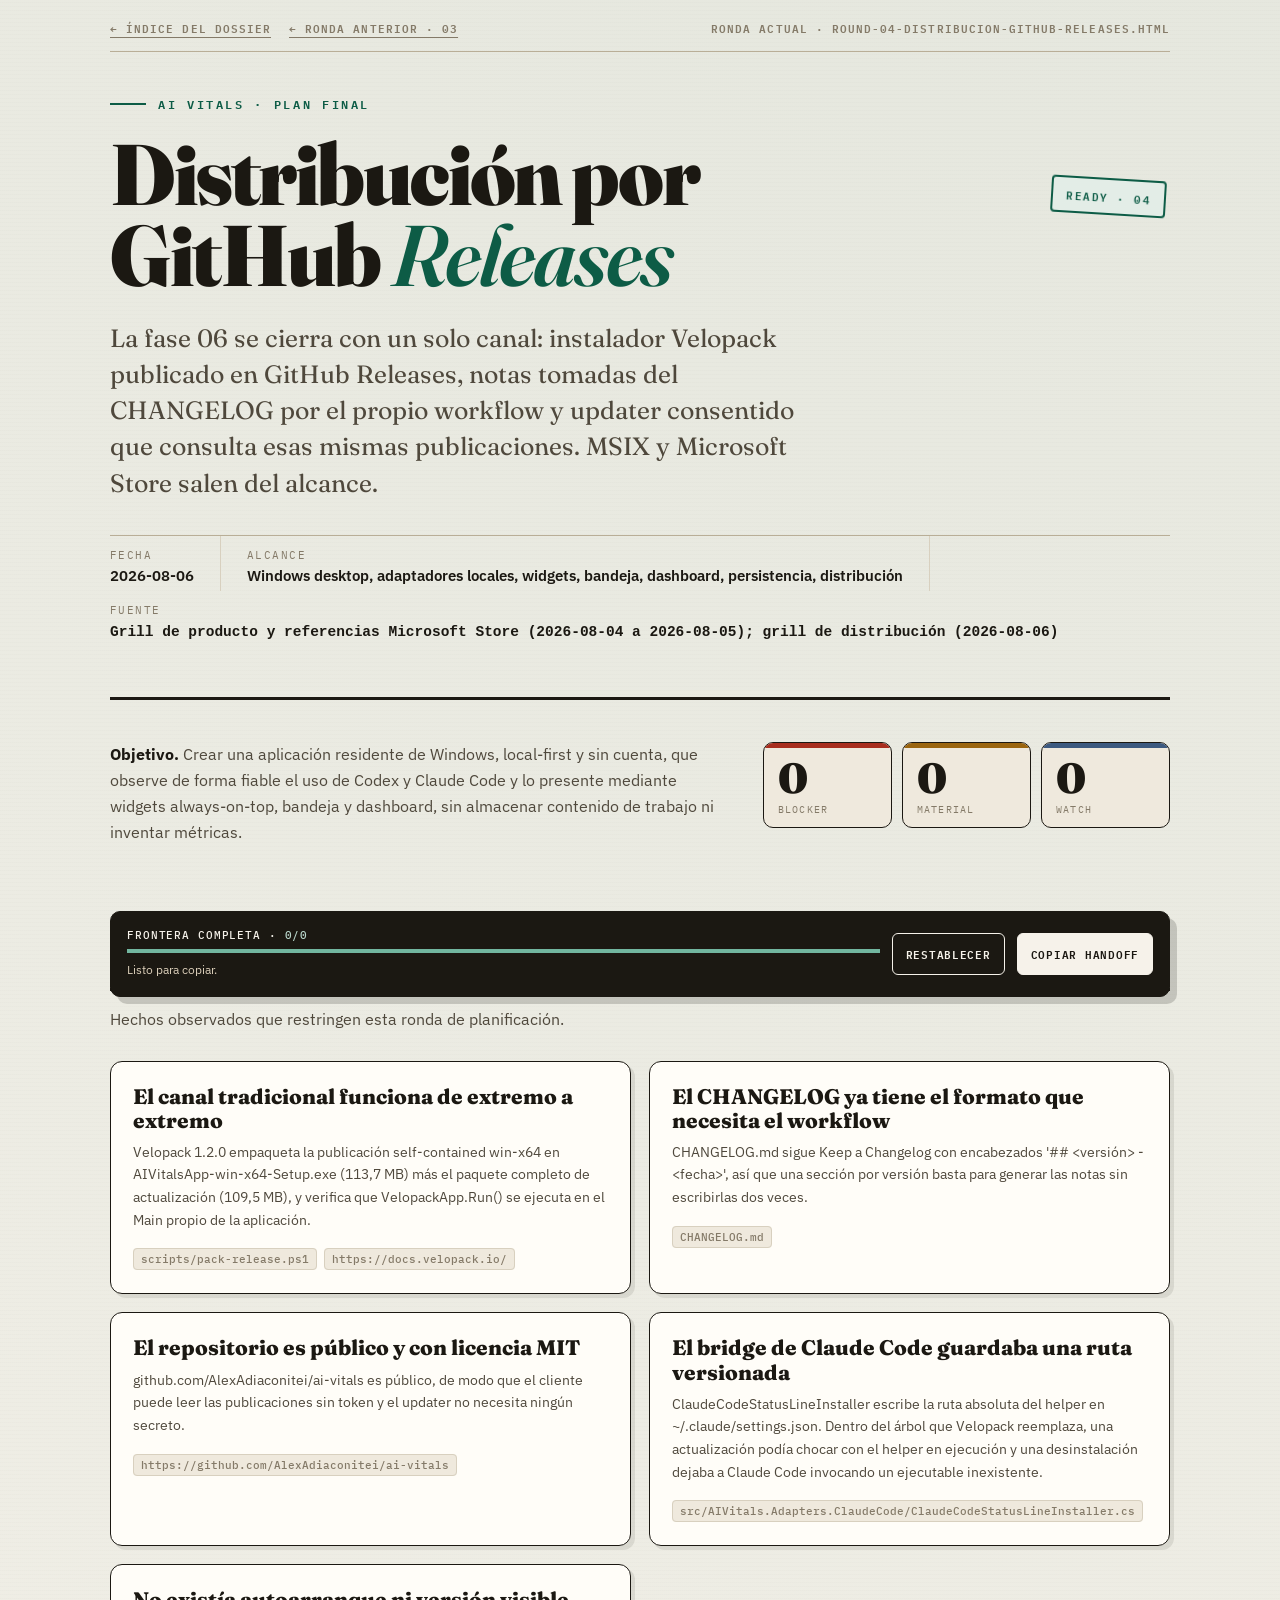
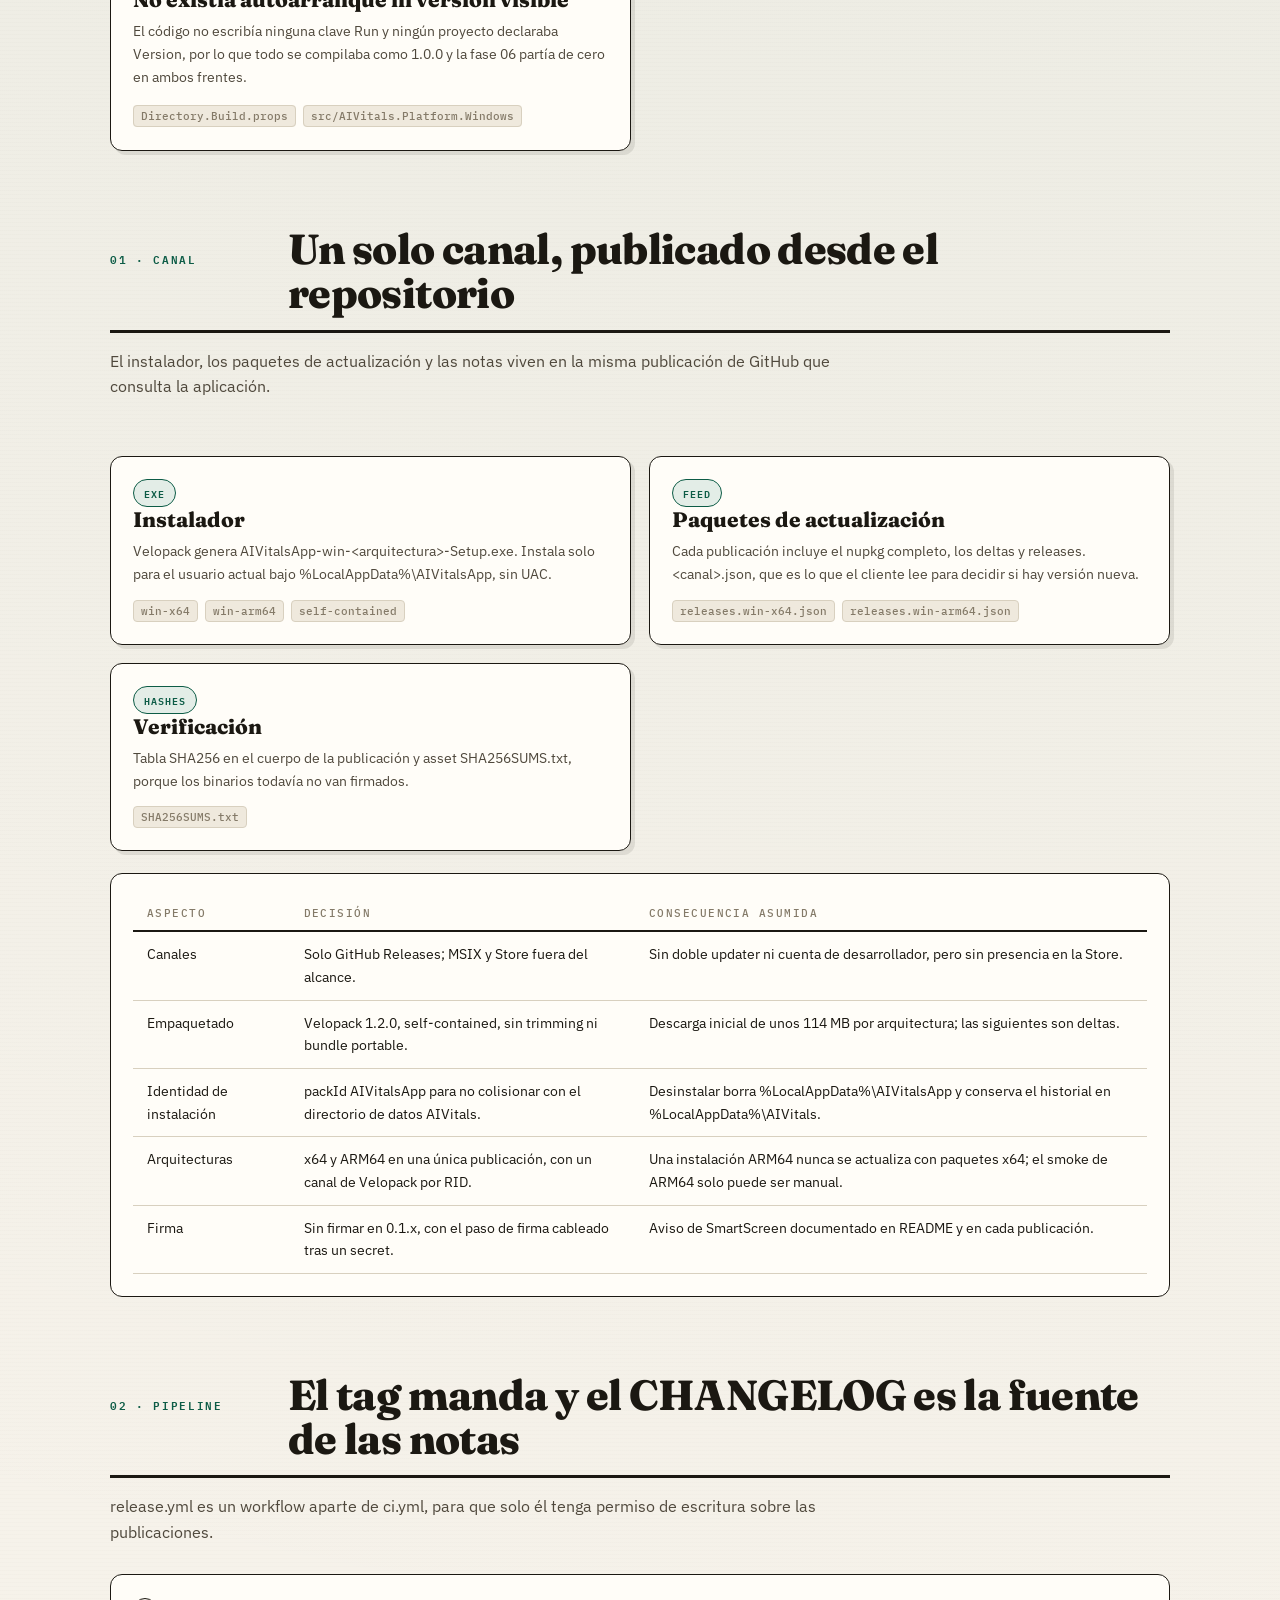
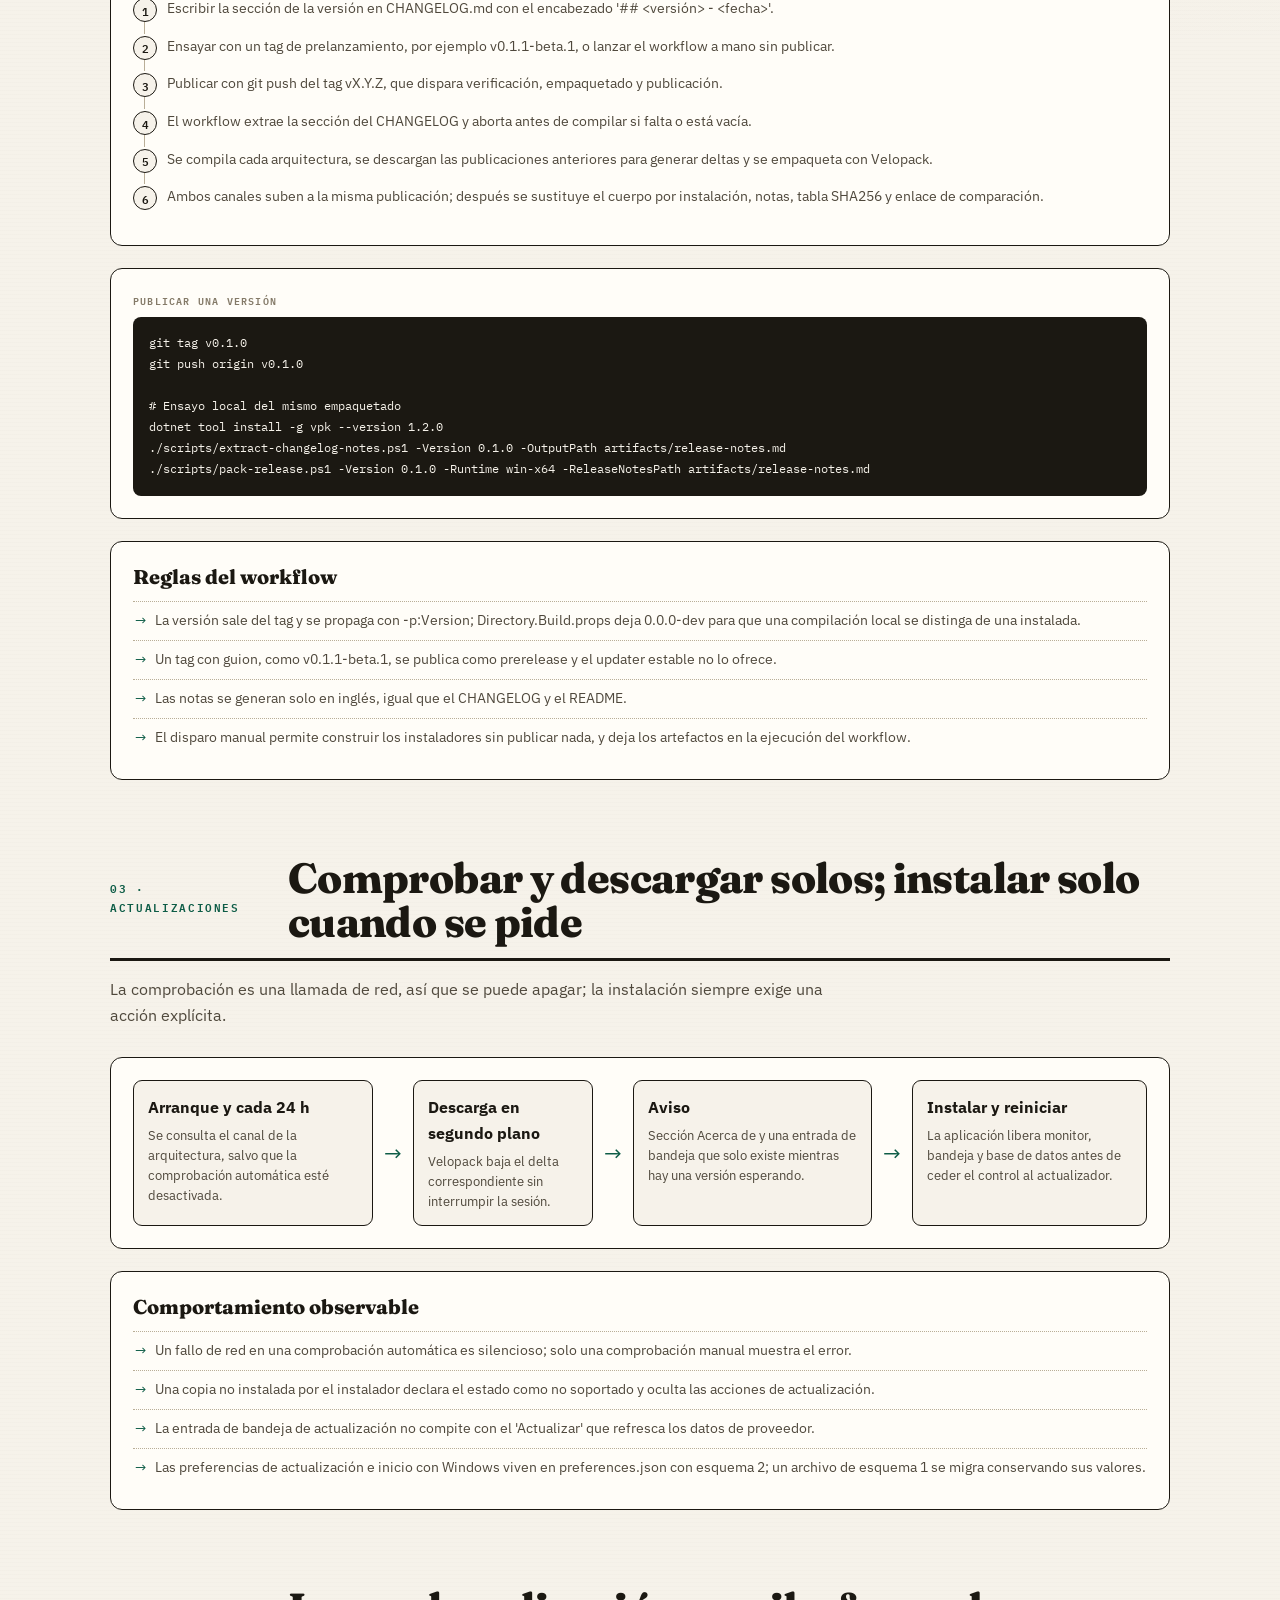
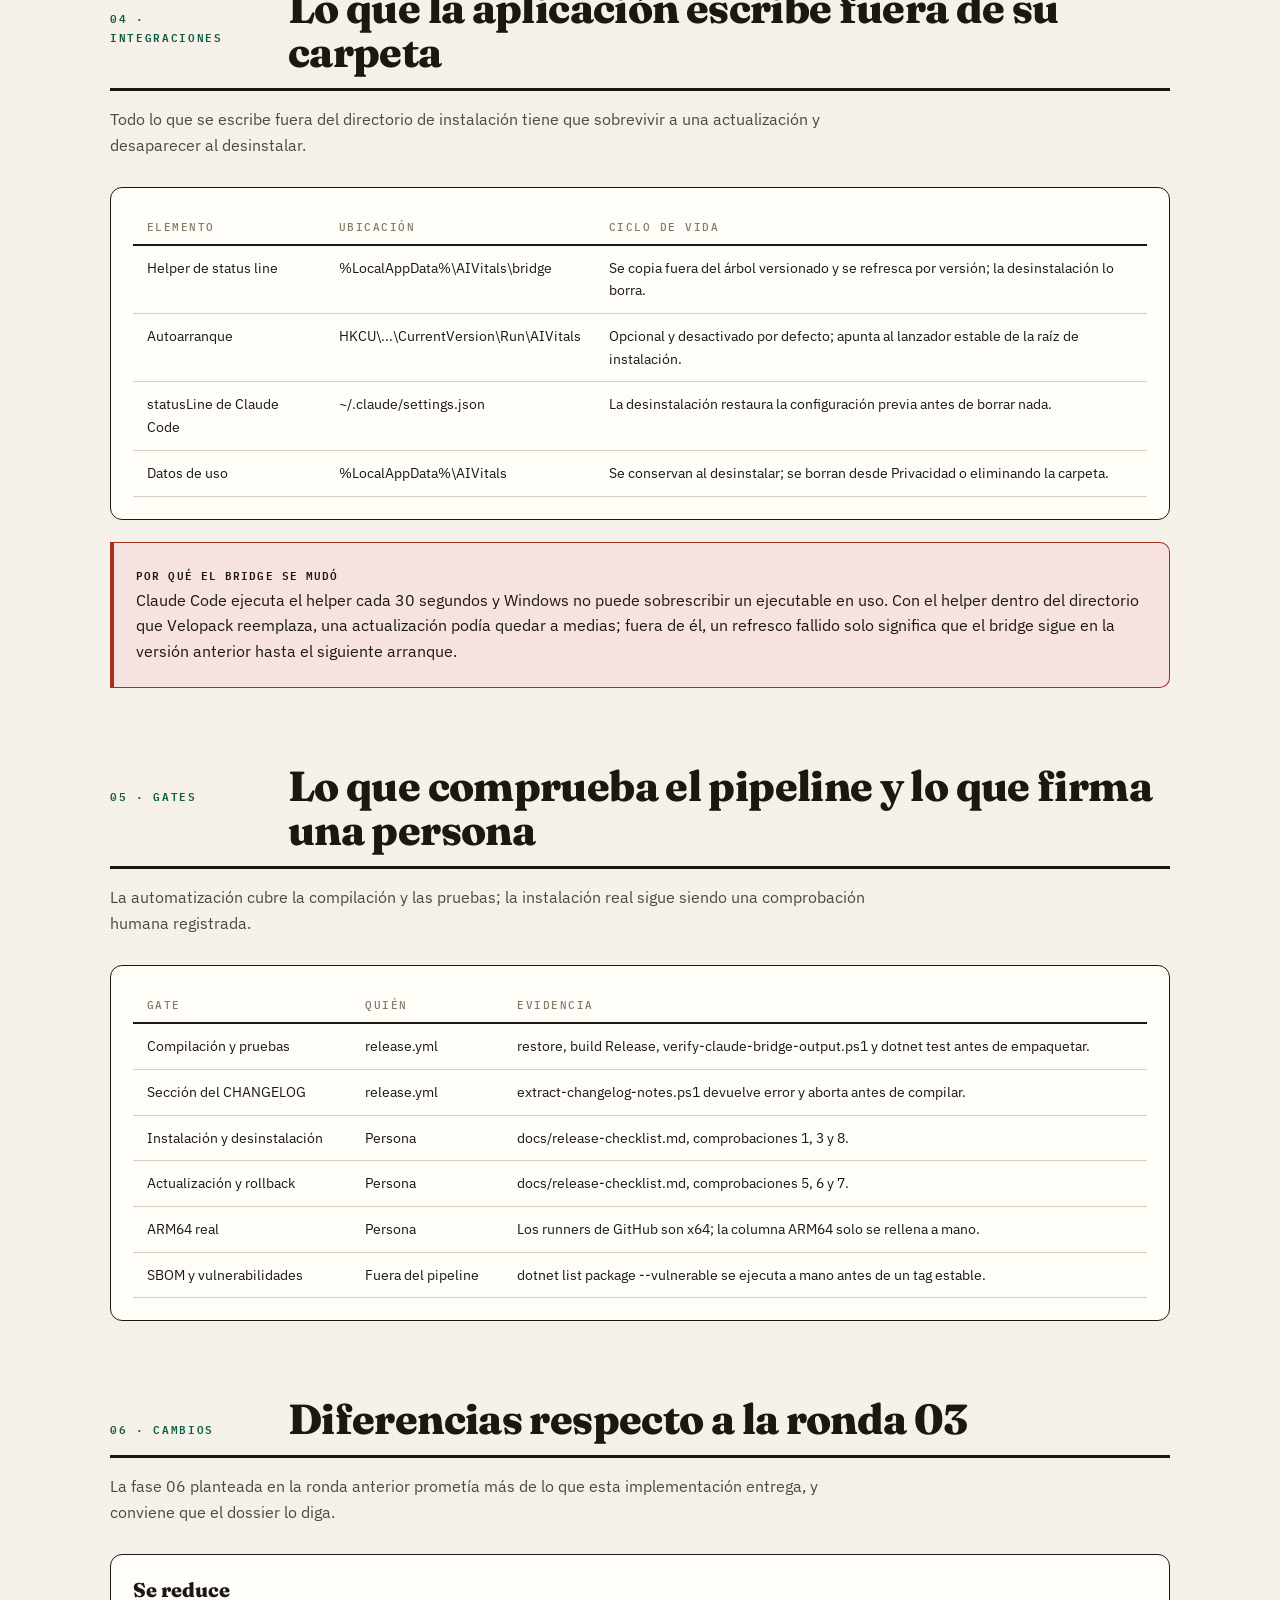
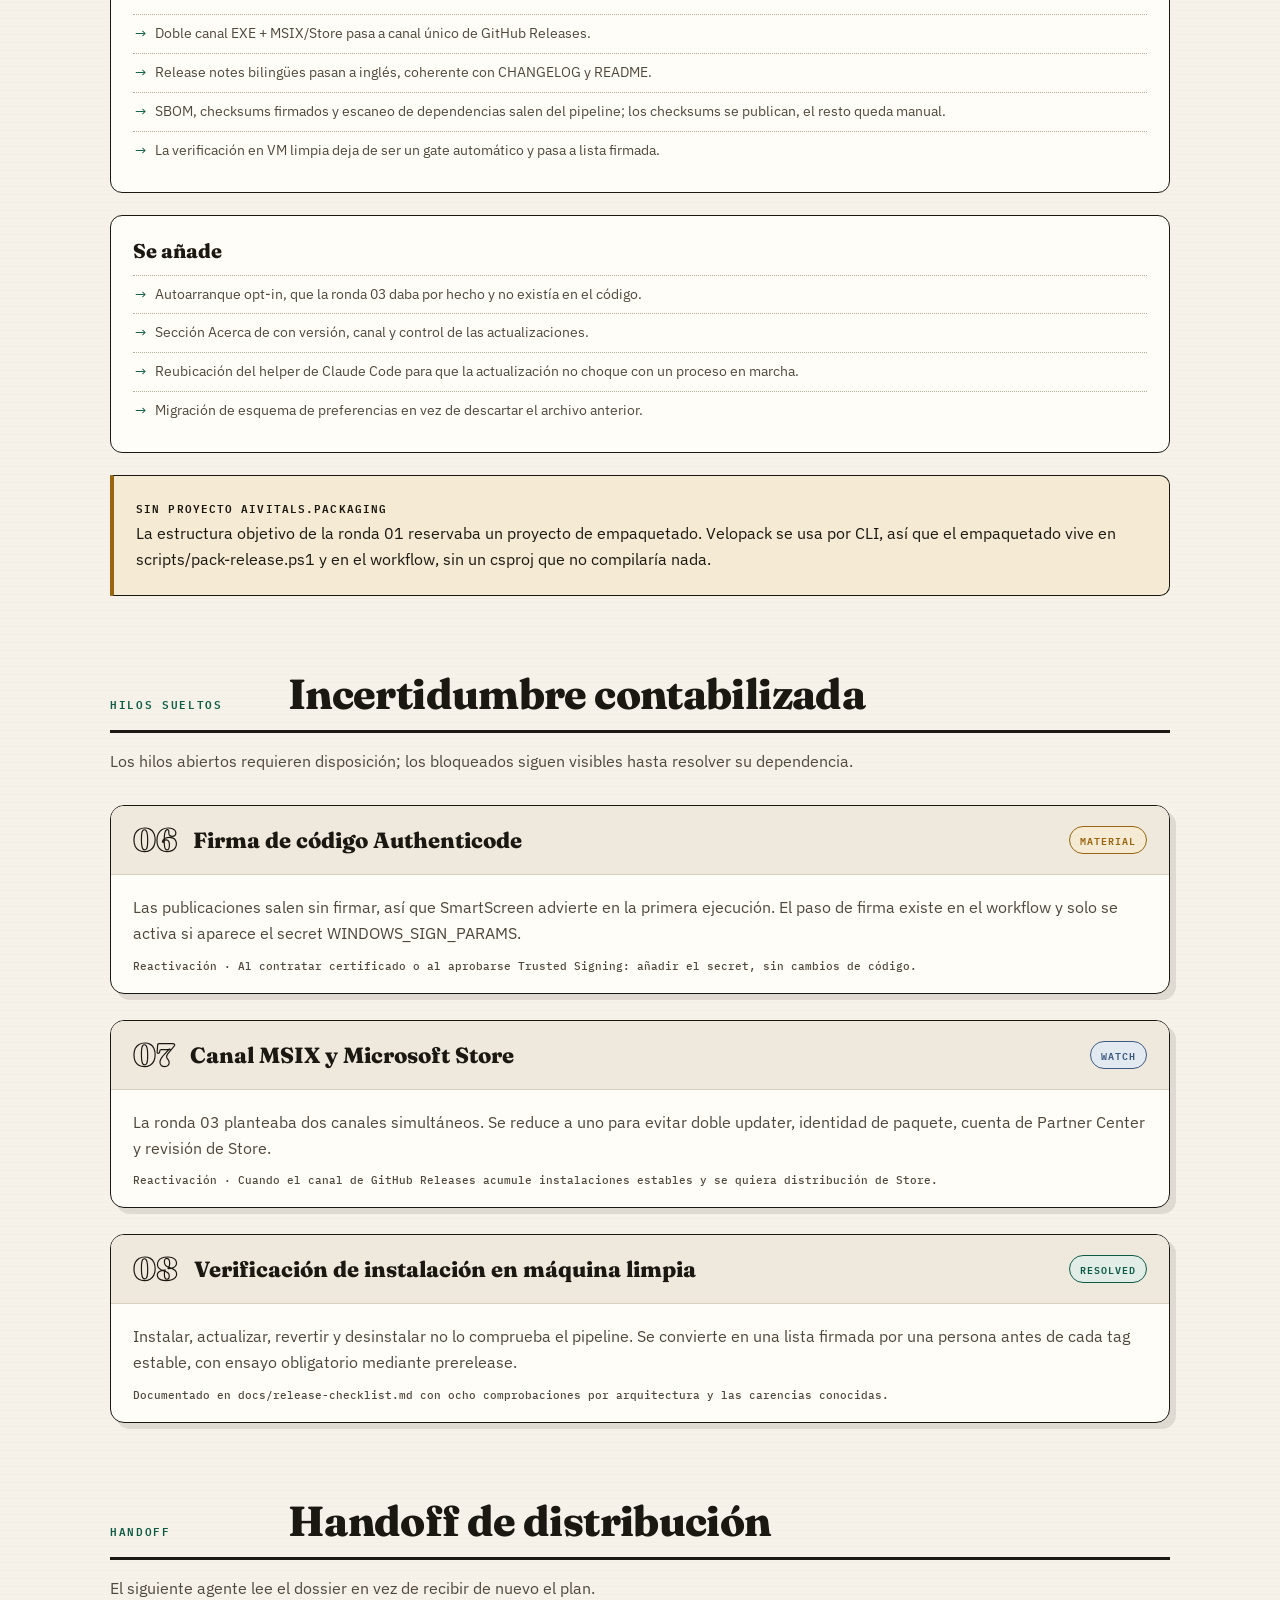
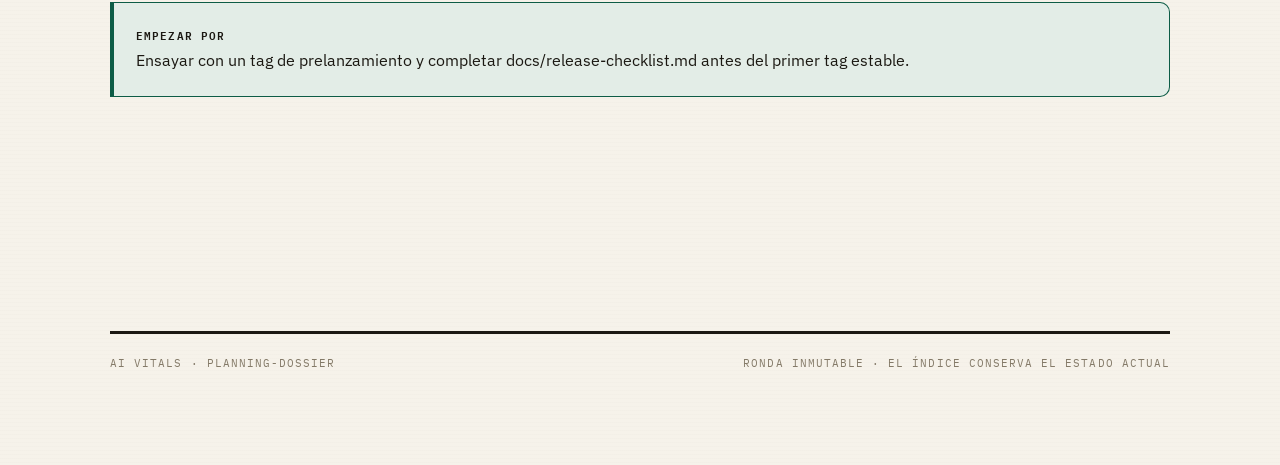
<file: plan/round-04-distribucion-github-releases.html>
<!doctype html>
<html lang="es">
<head>
<meta charset="utf-8">
<meta name="viewport" content="width=device-width, initial-scale=1">
<meta name="description" content="La fase 06 se cierra con un solo canal: instalador Velopack publicado en GitHub Releases, notas tomadas del CHANGELOG por el propio workflow y updater consentido que consulta esas mismas publicaciones. MSIX y Microsoft Store salen del alcance.">
<title>Distribución por GitHub Releases · AI Vitals</title>
<link rel="preconnect" href="https://fonts.googleapis.com">
<link rel="preconnect" href="https://fonts.gstatic.com" crossorigin>
<link href="https://fonts.googleapis.com/css2?family=Fraunces:opsz,wght@9..144,400;9..144,600;9..144,800;9..144,900&family=IBM+Plex+Sans:ital,wght@0,400;0,500;0,600;1,400&family=IBM+Plex+Mono:wght@400;500;600&display=swap" rel="stylesheet">
<style>
:root {
  --paper:#f6f2ea; --paper-2:#efe9dd; --card:#fffdf8;
  --ink:#1b1812; --ink-soft:#4f483c; --ink-faint:#847a68;
  --line:#d8d0bf; --line-strong:#b9ae97;
  --accent:#0d5c46; --accent-soft:#e3ede7;
  --critical:#a82e1f; --critical-bg:#f6e3df;
  --medium:#9a6510; --medium-bg:#f5ead3;
  --minor:#3d5a80; --minor-bg:#e2e9f1;
  --display:'Fraunces',serif; --sans:'IBM Plex Sans',sans-serif; --mono:'IBM Plex Mono',monospace;
}
* { box-sizing:border-box; margin:0; padding:0; }
html { scroll-behavior:smooth; }
body {
  min-width:320px; font-family:var(--sans); line-height:1.62; color:var(--ink);
  background-color:var(--paper);
  background-image:repeating-linear-gradient(0deg,transparent,transparent 3px,rgb(27 24 18 / .012) 3px,rgb(27 24 18 / .012) 4px),radial-gradient(circle at 85% -5%,rgb(13 92 70 / .08),transparent 42%);
}
button,input,select,textarea { font:inherit; }
button { color:inherit; }
a { color:inherit; }
::selection { color:var(--paper); background:var(--accent); }
:focus-visible { outline:3px solid var(--critical); outline-offset:3px; }
.skip-link { position:fixed; top:12px; left:12px; z-index:50; padding:8px 12px; font:12px var(--mono); color:var(--paper); background:var(--ink); transform:translateY(-180%); }
.skip-link:focus { transform:none; }
.sr-only { position:absolute; width:1px; height:1px; padding:0; margin:-1px; overflow:hidden; clip:rect(0,0,0,0); white-space:nowrap; border:0; }
.sheet { width:min(calc(100% - 56px),1060px); margin:0 auto; padding-bottom:96px; }
.topnav { display:flex; justify-content:space-between; gap:18px; padding:18px 0 14px; border-bottom:1px solid var(--line-strong); font:600 10.5px var(--mono); letter-spacing:.1em; text-transform:uppercase; color:var(--ink-faint); }
.topnav-group { display:flex; flex-wrap:wrap; gap:18px; }
.topnav a { text-decoration-thickness:1px; text-underline-offset:4px; }
.topnav a:hover { color:var(--accent); }
.masthead { position:relative; padding:42px 0 48px; border-bottom:3px solid var(--ink); }
.kicker { display:flex; align-items:center; gap:12px; font:600 12px var(--mono); letter-spacing:.22em; color:var(--accent); text-transform:uppercase; }
.kicker::before { width:36px; height:2px; content:''; background:var(--accent); }
h1 { max-width:15ch; margin-top:20px; font:900 clamp(48px,8vw,86px)/.94 var(--display); letter-spacing:-.025em; }
h1 em { color:var(--accent); font-weight:600; }
.stamp { position:absolute; top:126px; right:4px; padding:7px 13px; font:600 11px var(--mono); letter-spacing:.14em; text-transform:uppercase; color:var(--accent); background:var(--accent-soft); border:2px solid var(--accent); border-radius:4px; transform:rotate(3.5deg); }
.lede { max-width:690px; margin-top:24px; font:400 clamp(19px,2.2vw,25px)/1.45 var(--display); color:var(--ink-soft); }
.masthead-meta { display:flex; flex-wrap:wrap; margin-top:34px; border-top:1px solid var(--line-strong); }
.masthead-meta div { padding:12px 26px 4px 0; margin-right:26px; border-right:1px solid var(--line); }
.masthead-meta div:last-child { border-right:0; }
.masthead-meta dt { font:400 10.5px var(--mono); letter-spacing:.14em; text-transform:uppercase; color:var(--ink-faint); }
.masthead-meta dd { margin-top:2px; font-size:14.5px; font-weight:600; }
.summary { display:grid; grid-template-columns:minmax(0,1.5fr) minmax(300px,1fr); gap:42px; align-items:start; padding:42px 0 8px; }
.summary-copy { color:var(--ink-soft); }
.summary-copy strong { color:var(--ink); }
.tally { display:grid; grid-template-columns:repeat(3,1fr); gap:10px; }
.tally .cell { position:relative; overflow:hidden; padding:14px 14px 11px; background:var(--paper-2); border:1.5px solid var(--ink); border-radius:10px; }
.tally .cell::after { position:absolute; inset:0 0 auto; height:5px; content:''; background:var(--accent); }
.tally .cell.blocker::after { background:var(--critical); }
.tally .cell.material::after { background:var(--medium); }
.tally .cell.watch::after { background:var(--minor); }
.tally .num { font:900 42px/1 var(--display); }
.tally .lbl { margin-top:4px; font:400 10px var(--mono); letter-spacing:.12em; color:var(--ink-faint); text-transform:uppercase; }
.section { padding-top:76px; }
.section-head { display:grid; grid-template-columns:150px 1fr; gap:28px; align-items:baseline; padding-bottom:14px; border-bottom:3px solid var(--ink); }
.section-label { font:600 11px var(--mono); letter-spacing:.15em; color:var(--accent); text-transform:uppercase; }
.section h2 { font:800 clamp(30px,4vw,42px)/1.05 var(--display); letter-spacing:-.015em; }
.section-intro { max-width:760px; margin-top:16px; color:var(--ink-soft); }
.eyebrow { display:flex; align-items:center; gap:9px; margin-bottom:12px; font:600 10.5px var(--mono); letter-spacing:.16em; color:var(--accent); text-transform:uppercase; }
.eyebrow::after { height:1px; content:''; background:var(--line); flex:1; }
.badge { display:inline-flex; align-items:center; padding:4px 10px; font:600 10px var(--mono); letter-spacing:.1em; text-transform:uppercase; border-radius:999px; white-space:nowrap; color:var(--accent); background:var(--accent-soft); border:1px solid var(--accent); }
.badge.blocker { color:var(--critical); background:var(--critical-bg); border-color:var(--critical); }
.badge.material { color:var(--medium); background:var(--medium-bg); border-color:var(--medium); }
.badge.watch { color:var(--minor); background:var(--minor-bg); border-color:var(--minor); }
.badge.done { color:var(--accent); background:var(--accent-soft); border-color:var(--accent); }
.evidence-grid,.cards-grid { display:grid; grid-template-columns:repeat(2,minmax(0,1fr)); gap:18px; margin-top:28px; }
.evidence-card,.mini-card { padding:22px; background:var(--card); border:1.5px solid var(--ink); border-radius:12px; box-shadow:4px 4px 0 rgb(27 24 18 / .09); }
.evidence-card h3,.mini-card h3 { font:800 21px/1.15 var(--display); }
.evidence-card p,.mini-card p { margin-top:9px; color:var(--ink-soft); font-size:14px; }
.refs,.meta-list { display:flex; flex-wrap:wrap; gap:7px; margin-top:14px; list-style:none; }
.refs code,.meta-list li { padding:3px 7px; font:500 10.5px var(--mono); color:var(--ink-faint); background:var(--paper-2); border:1px solid var(--line); border-radius:4px; word-break:break-all; }
.decision-list,.thread-list { display:grid; gap:26px; margin-top:30px; }
.decision-card,.thread-card { overflow:hidden; background:var(--card); border:1.5px solid var(--ink); border-radius:14px; box-shadow:6px 6px 0 rgb(27 24 18 / .1); }
.card-head { display:grid; grid-template-columns:auto minmax(0,1fr) auto; gap:16px; align-items:center; padding:18px 22px; background:var(--paper-2); border-bottom:1px solid var(--line); }
.folio { font:900 32px/1 var(--display); color:transparent; -webkit-text-stroke:1.2px var(--ink); }
.card-head h3 { font:800 22px/1.1 var(--display); }
.card-head-right { display:flex; align-items:center; gap:8px; }
.card-copy { padding:22px; border-bottom:1px solid var(--line); }
.card-copy .question { font:600 17px/1.45 var(--sans); color:var(--ink); }
.card-copy .rationale { margin-top:7px; color:var(--ink-soft); font-size:14px; }
.option-grid { display:grid; grid-template-columns:repeat(2,minmax(0,1fr)); gap:14px; padding:22px; }
.option { position:relative; display:block; min-width:0; padding:17px; cursor:pointer; background:var(--paper); border:1.5px solid var(--line-strong); border-radius:10px; }
.option:has(input:checked) { background:var(--accent-soft); border-color:var(--accent); box-shadow:3px 3px 0 rgb(13 92 70 / .15); }
.option-top { display:flex; align-items:flex-start; gap:10px; }
.option input { flex:0 0 auto; margin-top:4px; accent-color:var(--accent); }
.option-title { font-weight:600; }
.recommended { margin-left:auto; padding:2px 6px; font:600 9px var(--mono); letter-spacing:.08em; text-transform:uppercase; color:var(--accent); border:1px solid var(--accent); border-radius:4px; }
.option-summary { margin-top:8px; font-size:13.5px; color:var(--ink-soft); }
.option-meta { display:grid; grid-template-columns:repeat(3,1fr); gap:7px; margin-top:13px; }
.option-meta div { padding-top:7px; border-top:1px dotted var(--line-strong); }
.option-meta dt { font:500 9px var(--mono); letter-spacing:.08em; text-transform:uppercase; color:var(--ink-faint); }
.option-meta dd { margin-top:2px; font:500 11px var(--mono); }
.tradeoffs { margin-top:12px; list-style:none; }
.tradeoffs li { position:relative; padding:5px 0 5px 16px; font-size:12.5px; color:var(--ink-soft); border-top:1px dotted var(--line); }
.tradeoffs li::before { position:absolute; left:1px; color:var(--accent); content:'→'; }
.response { display:grid; grid-template-columns:minmax(190px,.55fr) minmax(0,1.45fr); gap:18px; padding:20px 22px; background:linear-gradient(180deg,transparent,rgb(13 92 70 / .035)); border-top:1px dashed var(--line-strong); }
.field label,.field .field-label { display:block; margin-bottom:6px; font:600 10px var(--mono); letter-spacing:.11em; text-transform:uppercase; color:var(--ink-faint); }
select,textarea { width:100%; color:var(--ink); background:var(--card); border:1.5px solid var(--line-strong); border-radius:6px; }
select { min-height:42px; padding:8px 34px 8px 10px; }
textarea { min-height:86px; padding:10px 12px; resize:vertical; line-height:1.45; }
select[aria-invalid='true'],textarea[aria-invalid='true'] { border-color:var(--critical); background:var(--critical-bg); }
.thread-card.blocked { box-shadow:none; border-color:var(--line-strong); }
.thread-card .thread-body { padding:20px 22px; }
.thread-card p { color:var(--ink-soft); }
.blocked-by { margin-top:12px; font:500 11px var(--mono); color:var(--minor); }
.content-stack { display:grid; gap:22px; margin-top:28px; }
.content-stack > * { min-width:0; max-width:100%; }
.visual-block { min-width:0; margin:0; padding:14px; background:var(--card); border:1.5px solid var(--ink); border-radius:12px; box-shadow:6px 6px 0 var(--ink); }
.visual-block img { display:block; width:100%; height:auto; border-radius:8px; border:1px solid var(--rule); background:#0b1020; }
.visual-block figcaption { margin-top:12px; color:var(--ink-soft); font:500 12px/1.5 var(--sans); }
.prose p + p { margin-top:12px; }
.prose p { color:var(--ink-soft); }
:not(pre) > code { overflow-wrap:anywhere; word-break:break-word; }
.list-block,.steps-block,.code-block,.flow-block,.table-wrap,.callout { padding:22px; background:var(--card); border:1.5px solid var(--ink); border-radius:12px; }
.table-wrap { overflow-x:auto; }
.list-block h3 { font:800 20px var(--display); }
.outcomes { margin-top:12px; list-style:none; }
.outcomes li { position:relative; padding:8px 0 8px 22px; font-size:13.5px; color:var(--ink-soft); border-top:1px dotted var(--line-strong); }
.outcomes li::before { position:absolute; left:2px; color:var(--accent); content:'→'; }
ol.steps { list-style:none; counter-reset:step; }
ol.steps li { counter-increment:step; position:relative; padding:0 0 15px 34px; font-size:14px; color:var(--ink-soft); }
ol.steps li::before { content:counter(step); position:absolute; left:0; top:1px; display:grid; place-items:center; width:22px; height:22px; font:600 11px var(--mono); color:var(--ink); background:var(--paper); border:1.5px solid var(--ink); border-radius:50%; }
ol.steps li:not(:last-child)::after { content:''; position:absolute; left:10.5px; top:25px; bottom:1px; width:1.5px; background:var(--line-strong); }
.code-block .code-label { margin-bottom:8px; font:600 10px var(--mono); letter-spacing:.12em; text-transform:uppercase; color:var(--ink-faint); }
pre { overflow:auto; padding:16px; color:var(--paper); background:var(--ink); border-radius:8px; }
pre code { font:12px/1.55 var(--mono); white-space:pre; }
.order-table { width:100%; border-collapse:collapse; font-size:14px; }
.order-table th { padding:10px 14px; text-align:left; font:500 10.5px var(--mono); letter-spacing:.14em; text-transform:uppercase; color:var(--ink-faint); border-bottom:2px solid var(--ink); }
.order-table td { padding:11px 14px; border-bottom:1px solid var(--line); vertical-align:top; }
.order-table tr:hover td { background:rgb(13 92 70 / .04); }
.flow { display:flex; align-items:stretch; gap:8px; overflow-x:auto; }
.flow-node { min-width:180px; padding:14px; background:var(--paper); border:1.5px solid var(--ink); border-radius:9px; }
.flow-node strong { display:block; }
.flow-node span { display:block; margin-top:4px; font-size:12.5px; color:var(--ink-soft); }
.flow-arrow { display:grid; place-items:center; flex:0 0 24px; color:var(--accent); font-size:22px; }
.callout { border-left:4px solid var(--medium); border-radius:0 10px 10px 0; background:var(--medium-bg); }
.callout.warning { border-color:var(--critical); background:var(--critical-bg); }
.callout.success { border-color:var(--accent); background:var(--accent-soft); }
.callout b { display:block; margin-bottom:4px; font:600 11px var(--mono); letter-spacing:.1em; text-transform:uppercase; }
.timeline { position:relative; display:grid; gap:0; margin-top:30px; }
.timeline::before { position:absolute; top:15px; bottom:15px; left:23px; width:2px; content:''; background:var(--line-strong); }
.timeline-entry { position:relative; display:grid; grid-template-columns:48px minmax(0,1fr); gap:18px; padding-bottom:24px; }
.timeline-dot { z-index:1; display:grid; place-items:center; width:48px; height:48px; font:600 11px var(--mono); color:var(--accent); background:var(--paper); border:2px solid var(--accent); border-radius:50%; }
.timeline-entry.current .timeline-dot { color:var(--paper); background:var(--accent); }
.timeline-body { padding:16px 18px; background:var(--card); border:1.5px solid var(--ink); border-radius:10px; box-shadow:4px 4px 0 rgb(27 24 18 / .08); }
.timeline-body h3 { font:800 20px var(--display); }
.timeline-body h3 a { text-underline-offset:4px; }
.timeline-meta { display:flex; flex-wrap:wrap; gap:10px; margin-top:8px; font:500 10px var(--mono); color:var(--ink-faint); text-transform:uppercase; }
.ledger { margin-top:28px; border-top:2px solid var(--ink); }
.ledger-row { display:grid; grid-template-columns:74px 1.2fr .7fr 1.4fr; gap:14px; padding:11px 4px; border-bottom:1px dotted var(--line-strong); align-items:baseline; }
.ledger-id { font:500 11px var(--mono); color:var(--ink-faint); }
.dispatch { position:sticky; bottom:14px; z-index:20; margin-top:58px; padding:16px; color:var(--paper); background:var(--ink); border:1px solid var(--ink); border-radius:10px; box-shadow:7px 7px 0 rgb(27 24 18 / .18); }
.dispatch-grid { display:grid; grid-template-columns:minmax(0,1fr) auto auto; gap:12px; align-items:center; }
.progress-label { font:500 11px var(--mono); letter-spacing:.08em; text-transform:uppercase; }
.progress-label span { color:#b8d5ca; }
.progress-track { height:4px; margin-top:7px; background:rgb(246 242 234 / .2); }
.progress-fill { width:0; height:100%; background:#72b69f; transition:width .16s ease; }
.btn { min-height:42px; padding:8px 13px; font:600 10.5px var(--mono); letter-spacing:.07em; text-transform:uppercase; cursor:pointer; border:1.5px solid var(--paper); border-radius:6px; }
.btn.primary { color:var(--ink); background:var(--paper); }
.btn.primary:hover,.btn.primary[data-state='copied'] { color:var(--paper); background:var(--accent); border-color:var(--accent); }
.btn.ghost { color:var(--paper); background:transparent; }
.btn:disabled { cursor:not-allowed; opacity:.45; }
.validation-hint { margin-top:7px; font-size:12px; color:#dccfba; }
.intent-grid { display:grid; grid-template-columns:repeat(3,1fr); gap:10px; margin-top:16px; }
.intent { display:flex; gap:8px; align-items:flex-start; padding:12px; cursor:pointer; background:var(--paper-2); border:1.5px solid var(--line-strong); border-radius:8px; }
.intent:has(input:checked) { background:var(--accent-soft); border-color:var(--accent); }
.intent input { margin-top:4px; accent-color:var(--accent); }
.intent b { display:block; font-size:13px; }
.intent small { display:block; margin-top:2px; color:var(--ink-soft); }
.colophon { display:flex; justify-content:space-between; gap:14px; flex-wrap:wrap; margin-top:90px; padding-top:22px; font:400 10.5px var(--mono); letter-spacing:.1em; color:var(--ink-faint); text-transform:uppercase; border-top:3px solid var(--ink); }
@media (prefers-reduced-motion:no-preference) {
  .masthead,.summary,.section,.colophon { animation:rise .58s cubic-bezier(.2,.7,.2,1) both; }
  .summary { animation-delay:.08s; } .section { animation-delay:.14s; } .colophon { animation-delay:.2s; }
  .btn { transition:color .16s ease,background-color .16s ease,border-color .16s ease,transform .16s ease; }
  .btn:active { transform:translateY(1px); }
  @keyframes rise { from { opacity:0; transform:translateY(14px); } to { opacity:1; transform:none; } }
}
@media (max-width:760px) {
  .sheet { width:min(calc(100% - 32px),1060px); }
  h1 { font-size:clamp(45px,14vw,68px); }
  .stamp { position:static; display:inline-block; margin-top:22px; }
  .summary,.section-head,.option-grid,.evidence-grid,.cards-grid,.response { grid-template-columns:1fr; }
  .section { padding-top:62px; }
  .ledger-row { grid-template-columns:64px 1fr; }
  .ledger-row > :nth-child(n+3) { grid-column:2; }
  .dispatch-grid { grid-template-columns:1fr auto; }
  .dispatch-grid .progress { grid-column:1 / -1; }
}
@media (max-width:460px) {
  .topnav { flex-direction:column; }
  .card-head { grid-template-columns:auto 1fr; }
  .card-head-right { grid-column:2; }
  .option-grid,.card-copy,.response,.thread-card .thread-body { padding-left:17px; padding-right:17px; }
  .intent-grid { grid-template-columns:1fr; }
  .dispatch-grid { grid-template-columns:1fr; }
  .btn { width:100%; }
  .colophon { flex-direction:column; }
}
@media print {
  body { background:white; }
  .topnav,.dispatch,.interactive-only { display:none !important; }
  .decision-card,.thread-card,.evidence-card,.mini-card,.timeline-body { box-shadow:none; break-inside:avoid; }
  .stamp { transform:none; }
  .section { break-before:auto; }
}
</style>
</head>
<body>
<a class="skip-link" href="#main">Saltar al contenido</a>
<div class="sheet"><nav class="topnav" aria-label="Timeline"><div class="topnav-group"><a href="index.html">← Índice del dossier</a><a href="round-03-plan-final-validado.html">← Ronda anterior · 03</a></div><span>Ronda actual · round-04-distribucion-github-releases.html</span></nav><main id="main"><header class="masthead"><p class="kicker">AI Vitals · Plan final</p><h1>Distribución por GitHub <em>Releases</em></h1><span class="stamp">ready · 04</span><p class="lede">La fase 06 se cierra con un solo canal: instalador Velopack publicado en GitHub Releases, notas tomadas del CHANGELOG por el propio workflow y updater consentido que consulta esas mismas publicaciones. MSIX y Microsoft Store salen del alcance.</p><dl class="masthead-meta"><div><dt>Fecha</dt><dd>2026-08-06</dd></div><div><dt>Alcance</dt><dd>Windows desktop, adaptadores locales, widgets, bandeja, dashboard, persistencia, distribución</dd></div><div><dt>Fuente</dt><dd><code>Grill de producto y referencias Microsoft Store (2026-08-04 a 2026-08-05); grill de distribución (2026-08-06)</code></dd></div></dl></header><section class="summary"><p class="summary-copy"><strong>Objetivo.</strong> Crear una aplicación residente de Windows, local-first y sin cuenta, que observe de forma fiable el uso de Codex y Claude Code y lo presente mediante widgets always-on-top, bandeja y dashboard, sin almacenar contenido de trabajo ni inventar métricas.</p><div class="tally"><div class="cell blocker"><div class="num">0</div><div class="lbl">Blocker</div></div><div class="cell material"><div class="num">0</div><div class="lbl">Material</div></div><div class="cell watch"><div class="num">0</div><div class="lbl">Watch</div></div></div></section><form id="planning-form" novalidate><section class="section" id="evidence"><div class="section-head"><span class="section-label">Evidencia</span><h2>Lo que establece el repositorio</h2></div><p class="section-intro">Hechos observados que restringen esta ronda de planificación.</p><div class="evidence-grid"><article class="evidence-card"><h3>El canal tradicional funciona de extremo a extremo</h3><p>Velopack 1.2.0 empaqueta la publicación self-contained win-x64 en AIVitalsApp-win-x64-Setup.exe (113,7 MB) más el paquete completo de actualización (109,5 MB), y verifica que VelopackApp.Run() se ejecuta en el Main propio de la aplicación.</p><ul class="refs"><li><code>scripts/pack-release.ps1</code></li><li><code>https://docs.velopack.io/</code></li></ul></article><article class="evidence-card"><h3>El CHANGELOG ya tiene el formato que necesita el workflow</h3><p>CHANGELOG.md sigue Keep a Changelog con encabezados &#39;## &lt;versión&gt; - &lt;fecha&gt;&#39;, así que una sección por versión basta para generar las notas sin escribirlas dos veces.</p><ul class="refs"><li><code>CHANGELOG.md</code></li></ul></article><article class="evidence-card"><h3>El repositorio es público y con licencia MIT</h3><p>github.com/AlexAdiaconitei/ai-vitals es público, de modo que el cliente puede leer las publicaciones sin token y el updater no necesita ningún secreto.</p><ul class="refs"><li><code>https://github.com/AlexAdiaconitei/ai-vitals</code></li></ul></article><article class="evidence-card"><h3>El bridge de Claude Code guardaba una ruta versionada</h3><p>ClaudeCodeStatusLineInstaller escribe la ruta absoluta del helper en ~/.claude/settings.json. Dentro del árbol que Velopack reemplaza, una actualización podía chocar con el helper en ejecución y una desinstalación dejaba a Claude Code invocando un ejecutable inexistente.</p><ul class="refs"><li><code>src/AIVitals.Adapters.ClaudeCode/ClaudeCodeStatusLineInstaller.cs</code></li></ul></article><article class="evidence-card"><h3>No existía autoarranque ni versión visible</h3><p>El código no escribía ninguna clave Run y ningún proyecto declaraba Version, por lo que todo se compilaba como 1.0.0 y la fase 06 partía de cero en ambos frentes.</p><ul class="refs"><li><code>Directory.Build.props</code></li><li><code>src/AIVitals.Platform.Windows</code></li></ul></article></div></section><section class="section" id="canal"><div class="section-head"><span class="section-label">01 · Canal</span><h2>Un solo canal, publicado desde el repositorio</h2></div><p class="section-intro">El instalador, los paquetes de actualización y las notas viven en la misma publicación de GitHub que consulta la aplicación.</p><div class="content-stack"><div class="cards-grid"><article class="mini-card"><span class="badge">EXE</span><h3>Instalador</h3><p>Velopack genera AIVitalsApp-win-&lt;arquitectura&gt;-Setup.exe. Instala solo para el usuario actual bajo %LocalAppData%\AIVitalsApp, sin UAC.</p><ul class="meta-list"><li>win-x64</li><li>win-arm64</li><li>self-contained</li></ul></article><article class="mini-card"><span class="badge">Feed</span><h3>Paquetes de actualización</h3><p>Cada publicación incluye el nupkg completo, los deltas y releases.&lt;canal&gt;.json, que es lo que el cliente lee para decidir si hay versión nueva.</p><ul class="meta-list"><li>releases.win-x64.json</li><li>releases.win-arm64.json</li></ul></article><article class="mini-card"><span class="badge">Hashes</span><h3>Verificación</h3><p>Tabla SHA256 en el cuerpo de la publicación y asset SHA256SUMS.txt, porque los binarios todavía no van firmados.</p><ul class="meta-list"><li>SHA256SUMS.txt</li></ul></article></div><div class="table-wrap"><table class="order-table"><thead><tr><th>Aspecto</th><th>Decisión</th><th>Consecuencia asumida</th></tr></thead><tbody><tr><td>Canales</td><td>Solo GitHub Releases; MSIX y Store fuera del alcance.</td><td>Sin doble updater ni cuenta de desarrollador, pero sin presencia en la Store.</td></tr><tr><td>Empaquetado</td><td>Velopack 1.2.0, self-contained, sin trimming ni bundle portable.</td><td>Descarga inicial de unos 114 MB por arquitectura; las siguientes son deltas.</td></tr><tr><td>Identidad de instalación</td><td>packId AIVitalsApp para no colisionar con el directorio de datos AIVitals.</td><td>Desinstalar borra %LocalAppData%\AIVitalsApp y conserva el historial en %LocalAppData%\AIVitals.</td></tr><tr><td>Arquitecturas</td><td>x64 y ARM64 en una única publicación, con un canal de Velopack por RID.</td><td>Una instalación ARM64 nunca se actualiza con paquetes x64; el smoke de ARM64 solo puede ser manual.</td></tr><tr><td>Firma</td><td>Sin firmar en 0.1.x, con el paso de firma cableado tras un secret.</td><td>Aviso de SmartScreen documentado en README y en cada publicación.</td></tr></tbody></table></div></div></section><section class="section" id="pipeline"><div class="section-head"><span class="section-label">02 · Pipeline</span><h2>El tag manda y el CHANGELOG es la fuente de las notas</h2></div><p class="section-intro">release.yml es un workflow aparte de ci.yml, para que solo él tenga permiso de escritura sobre las publicaciones.</p><div class="content-stack"><div class="steps-block"><ol class="steps"><li>Escribir la sección de la versión en CHANGELOG.md con el encabezado &#39;## &lt;versión&gt; - &lt;fecha&gt;&#39;.</li><li>Ensayar con un tag de prelanzamiento, por ejemplo v0.1.1-beta.1, o lanzar el workflow a mano sin publicar.</li><li>Publicar con git push del tag vX.Y.Z, que dispara verificación, empaquetado y publicación.</li><li>El workflow extrae la sección del CHANGELOG y aborta antes de compilar si falta o está vacía.</li><li>Se compila cada arquitectura, se descargan las publicaciones anteriores para generar deltas y se empaqueta con Velopack.</li><li>Ambos canales suben a la misma publicación; después se sustituye el cuerpo por instalación, notas, tabla SHA256 y enlace de comparación.</li></ol></div><div class="code-block"><div class="code-label">Publicar una versión</div><pre><code>git tag v0.1.0
git push origin v0.1.0

# Ensayo local del mismo empaquetado
dotnet tool install -g vpk --version 1.2.0
./scripts/extract-changelog-notes.ps1 -Version 0.1.0 -OutputPath artifacts/release-notes.md
./scripts/pack-release.ps1 -Version 0.1.0 -Runtime win-x64 -ReleaseNotesPath artifacts/release-notes.md</code></pre></div><div class="list-block"><h3>Reglas del workflow</h3><ul class="outcomes"><li>La versión sale del tag y se propaga con -p:Version; Directory.Build.props deja 0.0.0-dev para que una compilación local se distinga de una instalada.</li><li>Un tag con guion, como v0.1.1-beta.1, se publica como prerelease y el updater estable no lo ofrece.</li><li>Las notas se generan solo en inglés, igual que el CHANGELOG y el README.</li><li>El disparo manual permite construir los instaladores sin publicar nada, y deja los artefactos en la ejecución del workflow.</li></ul></div></div></section><section class="section" id="updater"><div class="section-head"><span class="section-label">03 · Actualizaciones</span><h2>Comprobar y descargar solos; instalar solo cuando se pide</h2></div><p class="section-intro">La comprobación es una llamada de red, así que se puede apagar; la instalación siempre exige una acción explícita.</p><div class="content-stack"><div class="flow-block"><div class="flow"><div class="flow-node"><strong>Arranque y cada 24 h</strong><span>Se consulta el canal de la arquitectura, salvo que la comprobación automática esté desactivada.</span></div><span class="flow-arrow" aria-hidden="true">→</span><div class="flow-node"><strong>Descarga en segundo plano</strong><span>Velopack baja el delta correspondiente sin interrumpir la sesión.</span></div><span class="flow-arrow" aria-hidden="true">→</span><div class="flow-node"><strong>Aviso</strong><span>Sección Acerca de y una entrada de bandeja que solo existe mientras hay una versión esperando.</span></div><span class="flow-arrow" aria-hidden="true">→</span><div class="flow-node"><strong>Instalar y reiniciar</strong><span>La aplicación libera monitor, bandeja y base de datos antes de ceder el control al actualizador.</span></div></div></div><div class="list-block"><h3>Comportamiento observable</h3><ul class="outcomes"><li>Un fallo de red en una comprobación automática es silencioso; solo una comprobación manual muestra el error.</li><li>Una copia no instalada por el instalador declara el estado como no soportado y oculta las acciones de actualización.</li><li>La entrada de bandeja de actualización no compite con el &#39;Actualizar&#39; que refresca los datos de proveedor.</li><li>Las preferencias de actualización e inicio con Windows viven en preferences.json con esquema 2; un archivo de esquema 1 se migra conservando sus valores.</li></ul></div></div></section><section class="section" id="integraciones"><div class="section-head"><span class="section-label">04 · Integraciones</span><h2>Lo que la aplicación escribe fuera de su carpeta</h2></div><p class="section-intro">Todo lo que se escribe fuera del directorio de instalación tiene que sobrevivir a una actualización y desaparecer al desinstalar.</p><div class="content-stack"><div class="table-wrap"><table class="order-table"><thead><tr><th>Elemento</th><th>Ubicación</th><th>Ciclo de vida</th></tr></thead><tbody><tr><td>Helper de status line</td><td>%LocalAppData%\AIVitals\bridge</td><td>Se copia fuera del árbol versionado y se refresca por versión; la desinstalación lo borra.</td></tr><tr><td>Autoarranque</td><td>HKCU\...\CurrentVersion\Run\AIVitals</td><td>Opcional y desactivado por defecto; apunta al lanzador estable de la raíz de instalación.</td></tr><tr><td>statusLine de Claude Code</td><td>~/.claude/settings.json</td><td>La desinstalación restaura la configuración previa antes de borrar nada.</td></tr><tr><td>Datos de uso</td><td>%LocalAppData%\AIVitals</td><td>Se conservan al desinstalar; se borran desde Privacidad o eliminando la carpeta.</td></tr></tbody></table></div><div class="callout warning"><b>Por qué el bridge se mudó</b><p>Claude Code ejecuta el helper cada 30 segundos y Windows no puede sobrescribir un ejecutable en uso. Con el helper dentro del directorio que Velopack reemplaza, una actualización podía quedar a medias; fuera de él, un refresco fallido solo significa que el bridge sigue en la versión anterior hasta el siguiente arranque.</p></div></div></section><section class="section" id="gates"><div class="section-head"><span class="section-label">05 · Gates</span><h2>Lo que comprueba el pipeline y lo que firma una persona</h2></div><p class="section-intro">La automatización cubre la compilación y las pruebas; la instalación real sigue siendo una comprobación humana registrada.</p><div class="content-stack"><div class="table-wrap"><table class="order-table"><thead><tr><th>Gate</th><th>Quién</th><th>Evidencia</th></tr></thead><tbody><tr><td>Compilación y pruebas</td><td>release.yml</td><td>restore, build Release, verify-claude-bridge-output.ps1 y dotnet test antes de empaquetar.</td></tr><tr><td>Sección del CHANGELOG</td><td>release.yml</td><td>extract-changelog-notes.ps1 devuelve error y aborta antes de compilar.</td></tr><tr><td>Instalación y desinstalación</td><td>Persona</td><td>docs/release-checklist.md, comprobaciones 1, 3 y 8.</td></tr><tr><td>Actualización y rollback</td><td>Persona</td><td>docs/release-checklist.md, comprobaciones 5, 6 y 7.</td></tr><tr><td>ARM64 real</td><td>Persona</td><td>Los runners de GitHub son x64; la columna ARM64 solo se rellena a mano.</td></tr><tr><td>SBOM y vulnerabilidades</td><td>Fuera del pipeline</td><td>dotnet list package --vulnerable se ejecuta a mano antes de un tag estable.</td></tr></tbody></table></div></div></section><section class="section" id="cambios"><div class="section-head"><span class="section-label">06 · Cambios</span><h2>Diferencias respecto a la ronda 03</h2></div><p class="section-intro">La fase 06 planteada en la ronda anterior prometía más de lo que esta implementación entrega, y conviene que el dossier lo diga.</p><div class="content-stack"><div class="list-block"><h3>Se reduce</h3><ul class="outcomes"><li>Doble canal EXE + MSIX/Store pasa a canal único de GitHub Releases.</li><li>Release notes bilingües pasan a inglés, coherente con CHANGELOG y README.</li><li>SBOM, checksums firmados y escaneo de dependencias salen del pipeline; los checksums se publican, el resto queda manual.</li><li>La verificación en VM limpia deja de ser un gate automático y pasa a lista firmada.</li></ul></div><div class="list-block"><h3>Se añade</h3><ul class="outcomes"><li>Autoarranque opt-in, que la ronda 03 daba por hecho y no existía en el código.</li><li>Sección Acerca de con versión, canal y control de las actualizaciones.</li><li>Reubicación del helper de Claude Code para que la actualización no choque con un proceso en marcha.</li><li>Migración de esquema de preferencias en vez de descartar el archivo anterior.</li></ul></div><div class="callout decision"><b>Sin proyecto AIVitals.Packaging</b><p>La estructura objetivo de la ronda 01 reservaba un proyecto de empaquetado. Velopack se usa por CLI, así que el empaquetado vive en scripts/pack-release.ps1 y en el workflow, sin un csproj que no compilaría nada.</p></div></div></section><section class="section" id="loose-threads"><div class="section-head"><span class="section-label">Hilos sueltos</span><h2>Incertidumbre contabilizada</h2></div><p class="section-intro">Los hilos abiertos requieren disposición; los bloqueados siguen visibles hasta resolver su dependencia.</p><div class="thread-list"><article class="thread-card "><div class="card-head"><span class="folio" aria-hidden="true">06</span><h3>Firma de código Authenticode</h3><div class="card-head-right"><span class="badge material">material</span></div></div><div class="thread-body"><p>Las publicaciones salen sin firmar, así que SmartScreen advierte en la primera ejecución. El paso de firma existe en el workflow y solo se activa si aparece el secret WINDOWS_SIGN_PARAMS.</p><p class="blocked-by">Reactivación · Al contratar certificado o al aprobarse Trusted Signing: añadir el secret, sin cambios de código.</p></div></article><article class="thread-card "><div class="card-head"><span class="folio" aria-hidden="true">07</span><h3>Canal MSIX y Microsoft Store</h3><div class="card-head-right"><span class="badge watch">watch</span></div></div><div class="thread-body"><p>La ronda 03 planteaba dos canales simultáneos. Se reduce a uno para evitar doble updater, identidad de paquete, cuenta de Partner Center y revisión de Store.</p><p class="blocked-by">Reactivación · Cuando el canal de GitHub Releases acumule instalaciones estables y se quiera distribución de Store.</p></div></article><article class="thread-card "><div class="card-head"><span class="folio" aria-hidden="true">08</span><h3>Verificación de instalación en máquina limpia</h3><div class="card-head-right"><span class="badge done">resolved</span></div></div><div class="thread-body"><p>Instalar, actualizar, revertir y desinstalar no lo comprueba el pipeline. Se convierte en una lista firmada por una persona antes de cada tag estable, con ensayo obligatorio mediante prerelease.</p><p class="blocked-by">Documentado en docs/release-checklist.md con ocho comprobaciones por arquitectura y las carencias conocidas.</p></div></article></div></section><section class="section" id="implementation-handoff"><div class="section-head"><span class="section-label">Handoff</span><h2>Handoff de distribución</h2></div><p class="section-intro">El siguiente agente lee el dossier en vez de recibir de nuevo el plan.</p><div class="callout success"><b>Empezar por</b><p>Ensayar con un tag de prelanzamiento y completar docs/release-checklist.md antes del primer tag estable.</p></div></section><aside class="dispatch interactive-only" aria-label="Handoff"><div class="dispatch-grid"><div class="progress"><div class="progress-label">Frontera completa · <span id="progress-text">0/0</span></div><div class="progress-track"><div class="progress-fill" id="progress-fill"></div></div><p class="validation-hint" id="validation-hint"></p></div><button class="btn ghost" id="reset-state" type="button">Restablecer</button><button class="btn primary" id="copy-markdown" type="button" disabled>Copiar handoff</button></div></aside><p class="sr-only" id="live-status" role="status" aria-live="polite"></p></form></main><footer class="colophon"><span>AI Vitals · planning-dossier</span><span>Ronda inmutable · el índice conserva el estado actual</span></footer></div>
<script id="planning-data" type="application/json">{"schemaVersion":1,"outputDir":"plan","dossier":{"id":"ai-vitals","project":"AI Vitals","title":"Monitor local de uso de IA para Windows","objective":"Crear una aplicación residente de Windows, local-first y sin cuenta, que observe de forma fiable el uso de Codex y Claude Code y lo presente mediante widgets always-on-top, bandeja y dashboard, sin almacenar contenido de trabajo ni inventar métricas.","language":"es","scope":"Windows desktop, adaptadores locales, widgets, bandeja, dashboard, persistencia, distribución","sourceRef":"Grill de producto y referencias Microsoft Store (2026-08-04 a 2026-08-05); grill de distribución (2026-08-06)"},"round":{"number":4,"slug":"distribucion-github-releases","kind":"final","date":"2026-08-06","title":"Distribución por GitHub Releases","status":"ready","summary":"La fase 06 se cierra con un solo canal: instalador Velopack publicado en GitHub Releases, notas tomadas del CHANGELOG por el propio workflow y updater consentido que consulta esas mismas publicaciones. MSIX y Microsoft Store salen del alcance.","evidence":[{"title":"El canal tradicional funciona de extremo a extremo","detail":"Velopack 1.2.0 empaqueta la publicación self-contained win-x64 en AIVitalsApp-win-x64-Setup.exe (113,7 MB) más el paquete completo de actualización (109,5 MB), y verifica que VelopackApp.Run() se ejecuta en el Main propio de la aplicación.","refs":["scripts/pack-release.ps1","https://docs.velopack.io/"]},{"title":"El CHANGELOG ya tiene el formato que necesita el workflow","detail":"CHANGELOG.md sigue Keep a Changelog con encabezados '## \u003cversión\u003e - \u003cfecha\u003e', así que una sección por versión basta para generar las notas sin escribirlas dos veces.","refs":["CHANGELOG.md"]},{"title":"El repositorio es público y con licencia MIT","detail":"github.com/AlexAdiaconitei/ai-vitals es público, de modo que el cliente puede leer las publicaciones sin token y el updater no necesita ningún secreto.","refs":["https://github.com/AlexAdiaconitei/ai-vitals"]},{"title":"El bridge de Claude Code guardaba una ruta versionada","detail":"ClaudeCodeStatusLineInstaller escribe la ruta absoluta del helper en ~/.claude/settings.json. Dentro del árbol que Velopack reemplaza, una actualización podía chocar con el helper en ejecución y una desinstalación dejaba a Claude Code invocando un ejecutable inexistente.","refs":["src/AIVitals.Adapters.ClaudeCode/ClaudeCodeStatusLineInstaller.cs"]},{"title":"No existía autoarranque ni versión visible","detail":"El código no escribía ninguna clave Run y ningún proyecto declaraba Version, por lo que todo se compilaba como 1.0.0 y la fase 06 partía de cero en ambos frentes.","refs":["Directory.Build.props","src/AIVitals.Platform.Windows"]}],"decisions":[],"threads":[{"id":"T-06","title":"Firma de código Authenticode","detail":"Las publicaciones salen sin firmar, así que SmartScreen advierte en la primera ejecución. El paso de firma existe en el workflow y solo se activa si aparece el secret WINDOWS_SIGN_PARAMS.","criticality":"material","status":"deferred","reason":"Un certificado OV/EV cuesta entre 200 y 600 USD al año y Azure Trusted Signing exige una validación de identidad que bloquearía la fase durante semanas.","impact":"Cada instalación nueva muestra el aviso de SmartScreen hasta que exista certificado; se compensa publicando SHA256 de todos los artefactos.","reactivation":"Al contratar certificado o al aprobarse Trusted Signing: añadir el secret, sin cambios de código."},{"id":"T-07","title":"Canal MSIX y Microsoft Store","detail":"La ronda 03 planteaba dos canales simultáneos. Se reduce a uno para evitar doble updater, identidad de paquete, cuenta de Partner Center y revisión de Store.","criticality":"watch","status":"deferred","reason":"Duplica superficie de empaquetado y de pruebas antes de tener usuarios reales en el canal tradicional.","impact":"AI Vitals no aparece en la Microsoft Store; la única vía de instalación es el instalador publicado.","reactivation":"Cuando el canal de GitHub Releases acumule instalaciones estables y se quiera distribución de Store."},{"id":"T-08","title":"Verificación de instalación en máquina limpia","detail":"Instalar, actualizar, revertir y desinstalar no lo comprueba el pipeline. Se convierte en una lista firmada por una persona antes de cada tag estable, con ensayo obligatorio mediante prerelease.","criticality":"material","status":"resolved","resolution":"Documentado en docs/release-checklist.md con ocho comprobaciones por arquitectura y las carencias conocidas."}],"sections":[{"id":"canal","label":"01 · Canal","title":"Un solo canal, publicado desde el repositorio","intro":"El instalador, los paquetes de actualización y las notas viven en la misma publicación de GitHub que consulta la aplicación.","blocks":[{"type":"cards","items":[{"title":"Instalador","body":"Velopack genera AIVitalsApp-win-\u003carquitectura\u003e-Setup.exe. Instala solo para el usuario actual bajo %LocalAppData%\\AIVitalsApp, sin UAC.","badge":"EXE","meta":["win-x64","win-arm64","self-contained"]},{"title":"Paquetes de actualización","body":"Cada publicación incluye el nupkg completo, los deltas y releases.\u003ccanal\u003e.json, que es lo que el cliente lee para decidir si hay versión nueva.","badge":"Feed","meta":["releases.win-x64.json","releases.win-arm64.json"]},{"title":"Verificación","body":"Tabla SHA256 en el cuerpo de la publicación y asset SHA256SUMS.txt, porque los binarios todavía no van firmados.","badge":"Hashes","meta":["SHA256SUMS.txt"]}]},{"type":"table","columns":[{"key":"aspecto","label":"Aspecto"},{"key":"decision","label":"Decisión"},{"key":"consecuencia","label":"Consecuencia asumida"}],"rows":[{"aspecto":"Canales","decision":"Solo GitHub Releases; MSIX y Store fuera del alcance.","consecuencia":"Sin doble updater ni cuenta de desarrollador, pero sin presencia en la Store."},{"aspecto":"Empaquetado","decision":"Velopack 1.2.0, self-contained, sin trimming ni bundle portable.","consecuencia":"Descarga inicial de unos 114 MB por arquitectura; las siguientes son deltas."},{"aspecto":"Identidad de instalación","decision":"packId AIVitalsApp para no colisionar con el directorio de datos AIVitals.","consecuencia":"Desinstalar borra %LocalAppData%\\AIVitalsApp y conserva el historial en %LocalAppData%\\AIVitals."},{"aspecto":"Arquitecturas","decision":"x64 y ARM64 en una única publicación, con un canal de Velopack por RID.","consecuencia":"Una instalación ARM64 nunca se actualiza con paquetes x64; el smoke de ARM64 solo puede ser manual."},{"aspecto":"Firma","decision":"Sin firmar en 0.1.x, con el paso de firma cableado tras un secret.","consecuencia":"Aviso de SmartScreen documentado en README y en cada publicación."}]}]},{"id":"pipeline","label":"02 · Pipeline","title":"El tag manda y el CHANGELOG es la fuente de las notas","intro":"release.yml es un workflow aparte de ci.yml, para que solo él tenga permiso de escritura sobre las publicaciones.","blocks":[{"type":"steps","items":["Escribir la sección de la versión en CHANGELOG.md con el encabezado '## \u003cversión\u003e - \u003cfecha\u003e'.","Ensayar con un tag de prelanzamiento, por ejemplo v0.1.1-beta.1, o lanzar el workflow a mano sin publicar.","Publicar con git push del tag vX.Y.Z, que dispara verificación, empaquetado y publicación.","El workflow extrae la sección del CHANGELOG y aborta antes de compilar si falta o está vacía.","Se compila cada arquitectura, se descargan las publicaciones anteriores para generar deltas y se empaqueta con Velopack.","Ambos canales suben a la misma publicación; después se sustituye el cuerpo por instalación, notas, tabla SHA256 y enlace de comparación."]},{"type":"code","label":"Publicar una versión","code":"git tag v0.1.0\ngit push origin v0.1.0\n\n# Ensayo local del mismo empaquetado\ndotnet tool install -g vpk --version 1.2.0\n./scripts/extract-changelog-notes.ps1 -Version 0.1.0 -OutputPath artifacts/release-notes.md\n./scripts/pack-release.ps1 -Version 0.1.0 -Runtime win-x64 -ReleaseNotesPath artifacts/release-notes.md"},{"type":"list","title":"Reglas del workflow","items":["La versión sale del tag y se propaga con -p:Version; Directory.Build.props deja 0.0.0-dev para que una compilación local se distinga de una instalada.","Un tag con guion, como v0.1.1-beta.1, se publica como prerelease y el updater estable no lo ofrece.","Las notas se generan solo en inglés, igual que el CHANGELOG y el README.","El disparo manual permite construir los instaladores sin publicar nada, y deja los artefactos en la ejecución del workflow."]}]},{"id":"updater","label":"03 · Actualizaciones","title":"Comprobar y descargar solos; instalar solo cuando se pide","intro":"La comprobación es una llamada de red, así que se puede apagar; la instalación siempre exige una acción explícita.","blocks":[{"type":"flow","nodes":[{"title":"Arranque y cada 24 h","detail":"Se consulta el canal de la arquitectura, salvo que la comprobación automática esté desactivada."},{"title":"Descarga en segundo plano","detail":"Velopack baja el delta correspondiente sin interrumpir la sesión."},{"title":"Aviso","detail":"Sección Acerca de y una entrada de bandeja que solo existe mientras hay una versión esperando."},{"title":"Instalar y reiniciar","detail":"La aplicación libera monitor, bandeja y base de datos antes de ceder el control al actualizador."}]},{"type":"list","title":"Comportamiento observable","items":["Un fallo de red en una comprobación automática es silencioso; solo una comprobación manual muestra el error.","Una copia no instalada por el instalador declara el estado como no soportado y oculta las acciones de actualización.","La entrada de bandeja de actualización no compite con el 'Actualizar' que refresca los datos de proveedor.","Las preferencias de actualización e inicio con Windows viven en preferences.json con esquema 2; un archivo de esquema 1 se migra conservando sus valores."]}]},{"id":"integraciones","label":"04 · Integraciones","title":"Lo que la aplicación escribe fuera de su carpeta","intro":"Todo lo que se escribe fuera del directorio de instalación tiene que sobrevivir a una actualización y desaparecer al desinstalar.","blocks":[{"type":"table","columns":[{"key":"elemento","label":"Elemento"},{"key":"ubicacion","label":"Ubicación"},{"key":"ciclo","label":"Ciclo de vida"}],"rows":[{"elemento":"Helper de status line","ubicacion":"%LocalAppData%\\AIVitals\\bridge","ciclo":"Se copia fuera del árbol versionado y se refresca por versión; la desinstalación lo borra."},{"elemento":"Autoarranque","ubicacion":"HKCU\\...\\CurrentVersion\\Run\\AIVitals","ciclo":"Opcional y desactivado por defecto; apunta al lanzador estable de la raíz de instalación."},{"elemento":"statusLine de Claude Code","ubicacion":"~/.claude/settings.json","ciclo":"La desinstalación restaura la configuración previa antes de borrar nada."},{"elemento":"Datos de uso","ubicacion":"%LocalAppData%\\AIVitals","ciclo":"Se conservan al desinstalar; se borran desde Privacidad o eliminando la carpeta."}]},{"type":"callout","tone":"warning","title":"Por qué el bridge se mudó","body":"Claude Code ejecuta el helper cada 30 segundos y Windows no puede sobrescribir un ejecutable en uso. Con el helper dentro del directorio que Velopack reemplaza, una actualización podía quedar a medias; fuera de él, un refresco fallido solo significa que el bridge sigue en la versión anterior hasta el siguiente arranque."}]},{"id":"gates","label":"05 · Gates","title":"Lo que comprueba el pipeline y lo que firma una persona","intro":"La automatización cubre la compilación y las pruebas; la instalación real sigue siendo una comprobación humana registrada.","blocks":[{"type":"table","columns":[{"key":"gate","label":"Gate"},{"key":"quien","label":"Quién"},{"key":"evidencia","label":"Evidencia"}],"rows":[{"gate":"Compilación y pruebas","quien":"release.yml","evidencia":"restore, build Release, verify-claude-bridge-output.ps1 y dotnet test antes de empaquetar."},{"gate":"Sección del CHANGELOG","quien":"release.yml","evidencia":"extract-changelog-notes.ps1 devuelve error y aborta antes de compilar."},{"gate":"Instalación y desinstalación","quien":"Persona","evidencia":"docs/release-checklist.md, comprobaciones 1, 3 y 8."},{"gate":"Actualización y rollback","quien":"Persona","evidencia":"docs/release-checklist.md, comprobaciones 5, 6 y 7."},{"gate":"ARM64 real","quien":"Persona","evidencia":"Los runners de GitHub son x64; la columna ARM64 solo se rellena a mano."},{"gate":"SBOM y vulnerabilidades","quien":"Fuera del pipeline","evidencia":"dotnet list package --vulnerable se ejecuta a mano antes de un tag estable."}]}]},{"id":"cambios","label":"06 · Cambios","title":"Diferencias respecto a la ronda 03","intro":"La fase 06 planteada en la ronda anterior prometía más de lo que esta implementación entrega, y conviene que el dossier lo diga.","blocks":[{"type":"list","title":"Se reduce","items":["Doble canal EXE + MSIX/Store pasa a canal único de GitHub Releases.","Release notes bilingües pasan a inglés, coherente con CHANGELOG y README.","SBOM, checksums firmados y escaneo de dependencias salen del pipeline; los checksums se publican, el resto queda manual.","La verificación en VM limpia deja de ser un gate automático y pasa a lista firmada."]},{"type":"list","title":"Se añade","items":["Autoarranque opt-in, que la ronda 03 daba por hecho y no existía en el código.","Sección Acerca de con versión, canal y control de las actualizaciones.","Reubicación del helper de Claude Code para que la actualización no choque con un proceso en marcha.","Migración de esquema de preferencias en vez de descartar el archivo anterior."]},{"type":"callout","tone":"decision","title":"Sin proyecto AIVitals.Packaging","body":"La estructura objetivo de la ronda 01 reservaba un proyecto de empaquetado. Velopack se usa por CLI, así que el empaquetado vive en scripts/pack-release.ps1 y en el workflow, sin un csproj que no compilaría nada."}]}],"finalHandoff":{"title":"Handoff de distribución","instruction":"La fase 06 queda implementada: instalador Velopack, workflow de publicación por tag con notas del CHANGELOG, updater consentido contra GitHub Releases, autoarranque opcional y desinstalación reversible. Lo pendiente no es código, sino ejecutar la lista de comprobación en máquina limpia y decidir sobre la firma.","startWith":"Ensayar con un tag de prelanzamiento y completar docs/release-checklist.md antes del primer tag estable."},"file":"round-04-distribucion-github-releases.html"},"currentState":{"status":"ready","summary":"Plan final aprobado y fase de distribución implementada sobre un único canal. Quedan siete ampliaciones aplazadas con condición de reactivación explícita.","decisions":[{"id":"D-01","title":"Público y verdad del producto","status":"decided","outcome":"Desarrollador intensivo; híbrido por adaptadores; métricas observadas con calidad explícita."},{"id":"D-02","title":"Integraciones iniciales","status":"decided","outcome":"Codex y Claude Code mediante interfaces locales oficiales."},{"id":"D-03","title":"Privacidad y autenticación","status":"decided","outcome":"Local-first, sin cuenta/backend y sin copiar credenciales de proveedor."},{"id":"D-04","title":"Superficies","status":"decided","outcome":"Widget único adaptable, popup rico, menú nativo y dashboard completo."},{"id":"D-05","title":"Modos y capacidad del widget","status":"decided","outcome":"Anillos, barras horizontales y verticales; 1–4 conexiones fijadas."},{"id":"D-06","title":"Interacción y ciclo de vida","status":"decided","outcome":"Residente, click-through bloqueable, hotkey configurable y salida explícita."},{"id":"D-07","title":"Alertas","status":"decided","outcome":"Solo señales visuales con geometría estable; sin notificaciones de Windows."},{"id":"D-08","title":"Predicciones","status":"decided","outcome":"Sin predicciones en el MVP; solo datos observados."},{"id":"D-09","title":"Persistencia","status":"decided","outcome":"SQLite con detalle de 30 días y agregados diarios permanentes."},{"id":"D-10","title":"Exportación","status":"decided","outcome":"CSV y JSON manuales con filtros; nunca subida automática."},{"id":"D-11","title":"Arquitectura de adaptadores","status":"decided","outcome":"Seam IUsageAdapter con capacidades declaradas y suite de contrato común."},{"id":"D-12","title":"Calidad y frescura","status":"decided","outcome":"Calidad explícita por observación; un fallo nunca se convierte en cero."},{"id":"D-13","title":"Ventanas de cuota","status":"decided","outcome":"Banda inmediata y banda total independientes, sin sumas."},{"id":"D-14","title":"Accesibilidad","status":"decided","outcome":"Teclado, lector de pantalla, alto contraste y reducción de movimiento."},{"id":"D-15","title":"Idiomas","status":"decided","outcome":"Español e inglés con catálogo compartido y contrato de claves verificado."},{"id":"D-16","title":"Entrega por fases verticales","status":"decided","outcome":"Siete fases utilizables, cada una con criterio de salida observable."},{"id":"D-17","title":"Diagnóstico","status":"decided","outcome":"Paquete bajo acción explícita, con logs redactados y sin telemetría."},{"id":"D-18","title":"Arquitecturas soportadas","status":"decided","outcome":"win-x64 y win-arm64 en toda la cadena."},{"id":"D-19","title":"Licencia y repositorio","status":"decided","outcome":"MIT en repositorio público con changelog y artefactos publicados."},{"id":"D-20","title":"Canal de distribución","status":"decided","outcome":"Solo GitHub Releases; MSIX y Microsoft Store fuera del alcance."},{"id":"D-21","title":"Tecnología de instalador y updater","status":"decided","outcome":"Velopack 1.2.0, instalación per-user sin UAC y feed en las propias publicaciones."},{"id":"D-22","title":"Firma de los artefactos","status":"decided","outcome":"Sin firma en 0.1.x; paso cableado tras el secret WINDOWS_SIGN_PARAMS y SHA256 publicados."},{"id":"D-23","title":"Disparador de la publicación","status":"decided","outcome":"Push de tag v*, más disparo manual con ensayo sin publicar."},{"id":"D-24","title":"Origen de la versión","status":"decided","outcome":"El tag alimenta -p:Version y --packVersion; Directory.Build.props queda en 0.0.0-dev."},{"id":"D-25","title":"Notas de publicación","status":"decided","outcome":"Script propio que extrae la sección del CHANGELOG; cuerpo con instalación, notas, SHA256 y comparación, solo en inglés."},{"id":"D-26","title":"Arquitecturas por publicación","status":"decided","outcome":"x64 y ARM64 en una misma publicación con un canal de Velopack por RID."},{"id":"D-27","title":"Comportamiento del updater","status":"decided","outcome":"Comprobación y descarga automáticas y desactivables; instalación solo con acción explícita; prereleases ignoradas."},{"id":"D-28","title":"Autoarranque e integraciones locales","status":"decided","outcome":"Run key opcional al lanzador estable, bridge en ruta fija y desinstalación que revierte sin borrar datos."},{"id":"D-29","title":"Gates automáticos de publicación","status":"decided","outcome":"Solo compilación, verificación del bridge y pruebas; instalación y actualización se verifican a mano."},{"id":"D-30","title":"Forma del paquete","status":"decided","outcome":"Self-contained, sin trimming, sin ReadyToRun y sin bundle portable."}],"threads":[{"id":"T-01","title":"Nombre y marca definitivos","criticality":"watch","status":"deferred","outcome":"Reactivar antes de beta pública."},{"id":"T-02","title":"Kimi, GLM, MiniMax y otros proveedores","criticality":"watch","status":"deferred","outcome":"Reactivar tras validar Codex y Claude Code."},{"id":"T-03","title":"Consumo y facturación de APIs","criticality":"watch","status":"deferred","outcome":"Reactivar después de integraciones de suscripción."},{"id":"T-04","title":"Múltiples cuentas por proveedor","criticality":"watch","status":"deferred","outcome":"Modelo preparado; UI posterior."},{"id":"T-05","title":"SDK público de plugins","criticality":"watch","status":"deferred","outcome":"Reactivar tras al menos cuatro adaptadores internos."},{"id":"T-06","title":"Firma de código Authenticode","criticality":"material","status":"deferred","outcome":"Reactivar al obtener certificado; el workflow ya tiene el paso preparado."},{"id":"T-07","title":"Canal MSIX y Microsoft Store","criticality":"watch","status":"deferred","outcome":"Reactivar cuando el canal de GitHub Releases tenga instalaciones estables."},{"id":"T-08","title":"Verificación de instalación en máquina limpia","criticality":"material","status":"resolved","outcome":"Lista de ocho comprobaciones por arquitectura en docs/release-checklist.md."}]},"ui":{"skip":"Saltar al contenido","index":"Índice del dossier","previous":"Ronda anterior","current":"Ronda actual","round":"Ronda de planificación","final":"Plan final","branch":"Rama","scope":"Alcance","source":"Fuente","date":"Fecha","evidence":"Evidencia","evidenceTitle":"Lo que establece el repositorio","evidenceIntro":"Hechos observados que restringen esta ronda de planificación.","frontier":"Frontera de decisiones","frontierTitle":"Decisiones listas para revisión","frontierIntro":"Las recomendaciones se destacan, nunca se preseleccionan. Cada elemento activo necesita una disposición explícita.","threads":"Hilos sueltos","threadsTitle":"Incertidumbre contabilizada","threadsIntro":"Los hilos abiertos requieren disposición; los bloqueados siguen visibles hasta resolver su dependencia.","recommendation":"Recomendada","reversibility":"Reversibilidad","complexity":"Complejidad","uncertainty":"Incertidumbre","surfaces":"Superficies","disposition":"Disposición","chooseDisposition":"Elige una disposición…","decide":"Decidir ahora","investigate":"Investigar después","defer":"Aplazar explícitamente","discard":"Descartar","resolve":"Resolver","notes":"Justificación, restricción o corrección","blockedBy":"Bloqueado por","reactivation":"Reactivación","corrections":"Correcciones transversales","correctionsHelp":"Añade contexto que afecte a más de una tarjeta.","nextIntent":"Siguiente intención","continuePlanning":"Continuar planificación","continueHelp":"Aplicar decisiones y exponer la siguiente frontera.","investigateIntent":"Investigar hilos marcados","investigateHelp":"Investigar antes de presentar más opciones.","consolidate":"Consolidar plan final","consolidateHelp":"Solo si no queda incertidumbre material.","reset":"Restablecer","copyMarkdown":"Copiar Markdown","copyHandoff":"Copiar handoff","copied":"Copiado","progress":"Frontera completa","saved":"Guardado localmente.","restored":"Borrador local restaurado.","saveFailed":"El autoguardado local no está disponible.","resetStatus":"Borrador local eliminado.","incomplete":"Completa","ready":"Listo para copiar.","intentMissing":"siguiente intención","fixFields":"Completa los campos resaltados.","copiedStatus":"Markdown copiado.","copyFailed":"No se pudo acceder al portapapeles.","continueTitle":"Continuar planning dossier","decisionsHeading":"Decisiones","threadsHeading":"Disposición de hilos","correctionsHeading":"Correcciones","none":"Ninguno","handoffTitle":"Handoff de implementación","startWith":"Empezar por","objective":"Objetivo","planningState":"Estado del plan","rounds":"Rondas","decisions":"Decisiones","openThreads":"Hilos abiertos","timeline":"Timeline","timelineTitle":"Registro de planificación","timelineIntro":"Las rondas inmutables muestran cómo cambió el plan; el índice muestra el estado actual.","ledger":"Registro actual","ledgerTitle":"Decisiones e hilos","id":"ID","item":"Elemento","status":"Estado","outcome":"Resultado","noLedger":"Todavía no hay elementos en el registro.","currentSummary":"Estado actual","finalHandoff":"Handoff","finalHandoffIntro":"El siguiente agente lee el dossier en vez de recibir de nuevo el plan.","generated":"Artefacto de planificación generado","immutable":"Ronda inmutable · el índice conserva el estado actual"}}</script>
<script>
(function () {
  'use strict';
  var dataEl = document.getElementById('planning-data');
  var data;
  try { data = JSON.parse(dataEl.textContent); } catch (_) { return; }
  var form = document.getElementById('planning-form');
  if (!form) return;

  var ui = data.ui;
  var storageKey = 'planning-dossier:' + data.dossier.id + ':round:' + data.round.number + ':v1';
  var copyButton = document.getElementById('copy-markdown');
  var resetButton = document.getElementById('reset-state');
  var status = document.getElementById('live-status');
  var hint = document.getElementById('validation-hint');
  var progressText = document.getElementById('progress-text');
  var progressFill = document.getElementById('progress-fill');
  var saveTimer;
  var copyTimer;

  function controls() { return Array.prototype.slice.call(form.querySelectorAll('[data-state]')); }

  function snapshot() {
    var state = {};
    controls().forEach(function (el) {
      if (el.type === 'radio') {
        if (el.checked) state[el.name] = el.value;
      } else if (el.type === 'checkbox') {
        if (!Array.isArray(state[el.name])) state[el.name] = [];
        if (el.checked) state[el.name].push(el.value);
      } else {
        state[el.name] = el.value;
      }
    });
    return state;
  }

  function restore() {
    var raw;
    try { raw = localStorage.getItem(storageKey); } catch (_) { return; }
    if (!raw) return;
    var state;
    try { state = JSON.parse(raw); } catch (_) { return; }
    controls().forEach(function (el) {
      var value = state[el.name];
      if (el.type === 'radio') el.checked = value === el.value;
      else if (el.type === 'checkbox') el.checked = Array.isArray(value) && value.indexOf(el.value) !== -1;
      else if (typeof value === 'string') el.value = value;
    });
    status.textContent = ui.restored;
  }

  function save() {
    try {
      localStorage.setItem(storageKey, JSON.stringify(snapshot()));
      status.textContent = ui.saved;
    } catch (_) {
      status.textContent = ui.saveFailed;
    }
  }

  function setInvalid(el, invalid) {
    if (!el) return;
    if (invalid) el.setAttribute('aria-invalid', 'true');
    else el.removeAttribute('aria-invalid');
  }

  function validate(markFields) {
    var state = snapshot();
    var complete = 0;
    var total = 0;
    var errors = [];
    var intent = state.intent || (data.round.kind === 'final' ? 'implement' : '');

    data.round.decisions.forEach(function (decision) {
      total += 1;
      var dispositionName = 'decision.' + decision.id + '.disposition';
      var optionName = 'decision.' + decision.id + '.option';
      var noteName = 'decision.' + decision.id + '.note';
      var disposition = state[dispositionName] || '';
      var selected = state[optionName] || (decision.mode === 'multiple' ? [] : '');
      var note = (state[noteName] || '').trim();
      var selectedCount = Array.isArray(selected) ? selected.length : (selected ? 1 : 0);
      var valid = Boolean(disposition);
      if (disposition === 'decide') valid = selectedCount > 0;
      if (disposition && disposition !== 'decide') valid = note.length > 0;
      if (intent === 'consolidate' && (decision.criticality === 'blocker' || decision.criticality === 'material')) {
        valid = valid && (disposition === 'decide' || disposition === 'discard');
      }
      if (valid) complete += 1;
      else errors.push(decision.id);
      if (markFields) {
        setInvalid(form.elements[dispositionName], !disposition);
        setInvalid(form.elements[noteName], disposition && disposition !== 'decide' && !note);
      }
    });

    data.round.threads.filter(function (thread) { return thread.status === 'open'; }).forEach(function (thread) {
      total += 1;
      var dispositionName = 'thread.' + thread.id + '.disposition';
      var noteName = 'thread.' + thread.id + '.note';
      var disposition = state[dispositionName] || '';
      var note = (state[noteName] || '').trim();
      var valid = Boolean(disposition) && note.length > 0;
      if (intent === 'consolidate' && (thread.criticality === 'blocker' || thread.criticality === 'material')) {
        valid = valid && (disposition === 'resolve' || disposition === 'discard');
      }
      if (valid) complete += 1;
      else errors.push(thread.id);
      if (markFields) {
        setInvalid(form.elements[dispositionName], !disposition);
        setInvalid(form.elements[noteName], !note);
      }
    });

    if (data.round.kind !== 'final' && !intent) errors.push(ui.intentMissing);
    var percentage = total ? Math.round((complete / total) * 100) : 100;
    progressText.textContent = complete + '/' + total;
    progressFill.style.width = percentage + '%';
    copyButton.disabled = errors.length > 0;
    hint.textContent = errors.length ? ui.incomplete + ': ' + errors.join(', ') : ui.ready;
    return { valid: errors.length === 0, state: state, intent: intent };
  }

  function bulletNote(lines, note) {
    if (!note) return;
    note.split(/\r?\n/).forEach(function (line) {
      if (line.trim()) lines.push('  - ' + line.trim());
    });
  }

  function buildMarkdown(result) {
    var path = data.outputDir.replace(/\\/g, '/');
    var roundFile = data.round.file;
    var lines = [];
    if (data.round.kind === 'final') {
      lines.push('# ' + ui.handoffTitle);
      lines.push('');
      lines.push('- Dossier: `' + data.dossier.id + '`');
      lines.push('- Index: `' + path + '/index.html`');
      lines.push('- Final plan: `' + path + '/' + roundFile + '`');
      lines.push('- Source round: `' + String(data.round.number).padStart(2, '0') + '`');
      lines.push('');
      lines.push('## ' + data.round.finalHandoff.title);
      lines.push('');
      lines.push(data.round.finalHandoff.instruction);
      lines.push('');
      lines.push('- ' + ui.startWith + ': ' + data.round.finalHandoff.startWith);
      return lines.join('\n');
    }

    lines.push('# ' + ui.continueTitle);
    lines.push('');
    lines.push('- Dossier: `' + data.dossier.id + '`');
    lines.push('- Index: `' + path + '/index.html`');
    lines.push('- Source: `' + path + '/' + roundFile + '`');
    lines.push('- Source round: `' + String(data.round.number).padStart(2, '0') + '`');
    lines.push('- Intent: `' + result.intent + '`');
    lines.push('');
    lines.push('## ' + ui.decisionsHeading);
    lines.push('');
    data.round.decisions.forEach(function (decision) {
      var prefix = 'decision.' + decision.id;
      var disposition = result.state[prefix + '.disposition'];
      var selected = result.state[prefix + '.option'] || [];
      if (!Array.isArray(selected)) selected = selected ? [selected] : [];
      lines.push('- `' + decision.id + '` — ' + disposition + (selected.length ? ' → `' + selected.join('`, `') + '`' : ''));
      bulletNote(lines, (result.state[prefix + '.note'] || '').trim());
    });
    lines.push('');
    lines.push('## ' + ui.threadsHeading);
    lines.push('');
    var openThreads = data.round.threads.filter(function (thread) { return thread.status === 'open'; });
    if (!openThreads.length) lines.push('- ' + ui.none);
    openThreads.forEach(function (thread) {
      var prefix = 'thread.' + thread.id;
      lines.push('- `' + thread.id + '` — ' + result.state[prefix + '.disposition']);
      bulletNote(lines, (result.state[prefix + '.note'] || '').trim());
    });
    var globalNotes = (result.state.globalNotes || '').trim();
    if (globalNotes) {
      lines.push('');
      lines.push('## ' + ui.correctionsHeading);
      lines.push('');
      globalNotes.split(/\r?\n/).forEach(function (line) { if (line.trim()) lines.push('- ' + line.trim()); });
    }
    return lines.join('\n');
  }

  function fallbackCopy(text) {
    var area = document.createElement('textarea');
    area.value = text;
    area.style.position = 'fixed';
    area.style.opacity = '0';
    document.body.appendChild(area);
    area.select();
    try { document.execCommand('copy'); } finally { document.body.removeChild(area); }
  }

  function writeClipboard(text) {
    if (navigator.clipboard && window.isSecureContext) return navigator.clipboard.writeText(text);
    fallbackCopy(text);
    return Promise.resolve();
  }

  form.addEventListener('input', function () {
    window.clearTimeout(saveTimer);
    saveTimer = window.setTimeout(save, 180);
    validate(false);
  });
  form.addEventListener('change', function () { save(); validate(false); });

  copyButton.addEventListener('click', function () {
    var result = validate(true);
    if (!result.valid) {
      status.textContent = ui.fixFields;
      var first = form.querySelector('[aria-invalid="true"]');
      if (first) first.focus();
      return;
    }
    writeClipboard(buildMarkdown(result)).then(function () {
      copyButton.textContent = ui.copied;
      copyButton.dataset.state = 'copied';
      status.textContent = ui.copiedStatus;
      window.clearTimeout(copyTimer);
      copyTimer = window.setTimeout(function () {
        copyButton.textContent = data.round.kind === 'final' ? ui.copyHandoff : ui.copyMarkdown;
        delete copyButton.dataset.state;
      }, 1800);
    }, function () { status.textContent = ui.copyFailed; });
  });

  resetButton.addEventListener('click', function () {
    form.reset();
    try { localStorage.removeItem(storageKey); } catch (_) {}
    status.textContent = ui.resetStatus;
    validate(false);
  });

  restore();
  validate(false);
}());
</script>
</body>
</html>
</file>
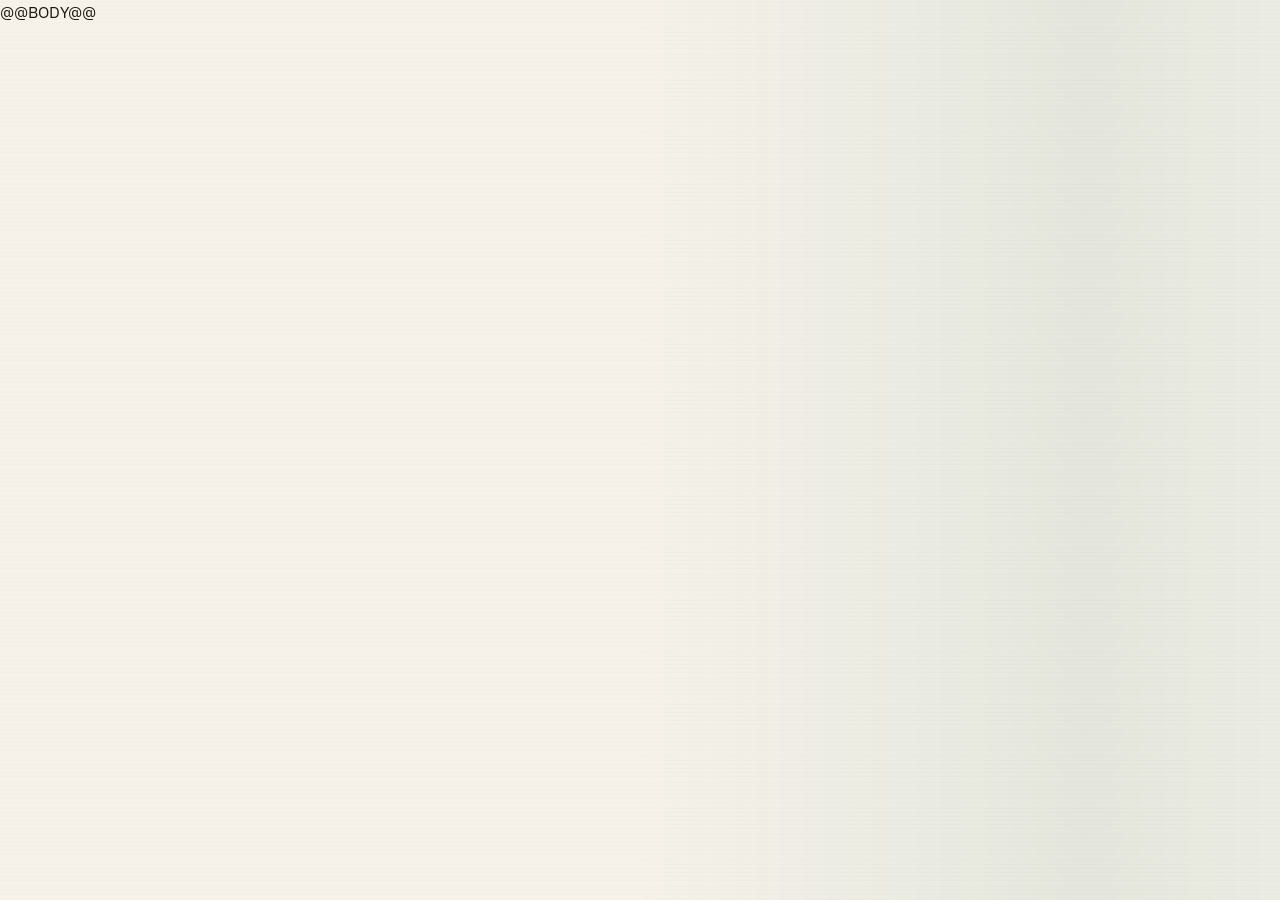
<file: plan/_renderer/templates/dossier.html>
<!doctype html>
<html lang="@@LANG@@">
<head>
<meta charset="utf-8">
<meta name="viewport" content="width=device-width, initial-scale=1">
<meta name="description" content="@@DESCRIPTION@@">
<title>@@TITLE@@</title>
<link rel="preconnect" href="https://fonts.googleapis.com">
<link rel="preconnect" href="https://fonts.gstatic.com" crossorigin>
<link href="https://fonts.googleapis.com/css2?family=Fraunces:opsz,wght@9..144,400;9..144,600;9..144,800;9..144,900&family=IBM+Plex+Sans:ital,wght@0,400;0,500;0,600;1,400&family=IBM+Plex+Mono:wght@400;500;600&display=swap" rel="stylesheet">
<style>
:root {
  --paper:#f6f2ea; --paper-2:#efe9dd; --card:#fffdf8;
  --ink:#1b1812; --ink-soft:#4f483c; --ink-faint:#847a68;
  --line:#d8d0bf; --line-strong:#b9ae97;
  --accent:#0d5c46; --accent-soft:#e3ede7;
  --critical:#a82e1f; --critical-bg:#f6e3df;
  --medium:#9a6510; --medium-bg:#f5ead3;
  --minor:#3d5a80; --minor-bg:#e2e9f1;
  --display:'Fraunces',serif; --sans:'IBM Plex Sans',sans-serif; --mono:'IBM Plex Mono',monospace;
}
* { box-sizing:border-box; margin:0; padding:0; }
html { scroll-behavior:smooth; }
body {
  min-width:320px; font-family:var(--sans); line-height:1.62; color:var(--ink);
  background-color:var(--paper);
  background-image:repeating-linear-gradient(0deg,transparent,transparent 3px,rgb(27 24 18 / .012) 3px,rgb(27 24 18 / .012) 4px),radial-gradient(circle at 85% -5%,rgb(13 92 70 / .08),transparent 42%);
}
button,input,select,textarea { font:inherit; }
button { color:inherit; }
a { color:inherit; }
::selection { color:var(--paper); background:var(--accent); }
:focus-visible { outline:3px solid var(--critical); outline-offset:3px; }
.skip-link { position:fixed; top:12px; left:12px; z-index:50; padding:8px 12px; font:12px var(--mono); color:var(--paper); background:var(--ink); transform:translateY(-180%); }
.skip-link:focus { transform:none; }
.sr-only { position:absolute; width:1px; height:1px; padding:0; margin:-1px; overflow:hidden; clip:rect(0,0,0,0); white-space:nowrap; border:0; }
.sheet { width:min(calc(100% - 56px),1060px); margin:0 auto; padding-bottom:96px; }
.topnav { display:flex; justify-content:space-between; gap:18px; padding:18px 0 14px; border-bottom:1px solid var(--line-strong); font:600 10.5px var(--mono); letter-spacing:.1em; text-transform:uppercase; color:var(--ink-faint); }
.topnav-group { display:flex; flex-wrap:wrap; gap:18px; }
.topnav a { text-decoration-thickness:1px; text-underline-offset:4px; }
.topnav a:hover { color:var(--accent); }
.masthead { position:relative; padding:42px 0 48px; border-bottom:3px solid var(--ink); }
.kicker { display:flex; align-items:center; gap:12px; font:600 12px var(--mono); letter-spacing:.22em; color:var(--accent); text-transform:uppercase; }
.kicker::before { width:36px; height:2px; content:''; background:var(--accent); }
h1 { max-width:15ch; margin-top:20px; font:900 clamp(48px,8vw,86px)/.94 var(--display); letter-spacing:-.025em; }
h1 em { color:var(--accent); font-weight:600; }
.stamp { position:absolute; top:126px; right:4px; padding:7px 13px; font:600 11px var(--mono); letter-spacing:.14em; text-transform:uppercase; color:var(--accent); background:var(--accent-soft); border:2px solid var(--accent); border-radius:4px; transform:rotate(3.5deg); }
.lede { max-width:690px; margin-top:24px; font:400 clamp(19px,2.2vw,25px)/1.45 var(--display); color:var(--ink-soft); }
.masthead-meta { display:flex; flex-wrap:wrap; margin-top:34px; border-top:1px solid var(--line-strong); }
.masthead-meta div { padding:12px 26px 4px 0; margin-right:26px; border-right:1px solid var(--line); }
.masthead-meta div:last-child { border-right:0; }
.masthead-meta dt { font:400 10.5px var(--mono); letter-spacing:.14em; text-transform:uppercase; color:var(--ink-faint); }
.masthead-meta dd { margin-top:2px; font-size:14.5px; font-weight:600; }
.summary { display:grid; grid-template-columns:minmax(0,1.5fr) minmax(300px,1fr); gap:42px; align-items:start; padding:42px 0 8px; }
.summary-copy { color:var(--ink-soft); }
.summary-copy strong { color:var(--ink); }
.tally { display:grid; grid-template-columns:repeat(3,1fr); gap:10px; }
.tally .cell { position:relative; overflow:hidden; padding:14px 14px 11px; background:var(--paper-2); border:1.5px solid var(--ink); border-radius:10px; }
.tally .cell::after { position:absolute; inset:0 0 auto; height:5px; content:''; background:var(--accent); }
.tally .cell.blocker::after { background:var(--critical); }
.tally .cell.material::after { background:var(--medium); }
.tally .cell.watch::after { background:var(--minor); }
.tally .num { font:900 42px/1 var(--display); }
.tally .lbl { margin-top:4px; font:400 10px var(--mono); letter-spacing:.12em; color:var(--ink-faint); text-transform:uppercase; }
.section { padding-top:76px; }
.section-head { display:grid; grid-template-columns:150px 1fr; gap:28px; align-items:baseline; padding-bottom:14px; border-bottom:3px solid var(--ink); }
.section-label { font:600 11px var(--mono); letter-spacing:.15em; color:var(--accent); text-transform:uppercase; }
.section h2 { font:800 clamp(30px,4vw,42px)/1.05 var(--display); letter-spacing:-.015em; }
.section-intro { max-width:760px; margin-top:16px; color:var(--ink-soft); }
.eyebrow { display:flex; align-items:center; gap:9px; margin-bottom:12px; font:600 10.5px var(--mono); letter-spacing:.16em; color:var(--accent); text-transform:uppercase; }
.eyebrow::after { height:1px; content:''; background:var(--line); flex:1; }
.badge { display:inline-flex; align-items:center; padding:4px 10px; font:600 10px var(--mono); letter-spacing:.1em; text-transform:uppercase; border-radius:999px; white-space:nowrap; color:var(--accent); background:var(--accent-soft); border:1px solid var(--accent); }
.badge.blocker { color:var(--critical); background:var(--critical-bg); border-color:var(--critical); }
.badge.material { color:var(--medium); background:var(--medium-bg); border-color:var(--medium); }
.badge.watch { color:var(--minor); background:var(--minor-bg); border-color:var(--minor); }
.badge.done { color:var(--accent); background:var(--accent-soft); border-color:var(--accent); }
.evidence-grid,.cards-grid { display:grid; grid-template-columns:repeat(2,minmax(0,1fr)); gap:18px; margin-top:28px; }
.evidence-card,.mini-card { padding:22px; background:var(--card); border:1.5px solid var(--ink); border-radius:12px; box-shadow:4px 4px 0 rgb(27 24 18 / .09); }
.evidence-card h3,.mini-card h3 { font:800 21px/1.15 var(--display); }
.evidence-card p,.mini-card p { margin-top:9px; color:var(--ink-soft); font-size:14px; }
.refs,.meta-list { display:flex; flex-wrap:wrap; gap:7px; margin-top:14px; list-style:none; }
.refs code,.meta-list li { padding:3px 7px; font:500 10.5px var(--mono); color:var(--ink-faint); background:var(--paper-2); border:1px solid var(--line); border-radius:4px; word-break:break-all; }
.decision-list,.thread-list { display:grid; gap:26px; margin-top:30px; }
.decision-card,.thread-card { overflow:hidden; background:var(--card); border:1.5px solid var(--ink); border-radius:14px; box-shadow:6px 6px 0 rgb(27 24 18 / .1); }
.card-head { display:grid; grid-template-columns:auto minmax(0,1fr) auto; gap:16px; align-items:center; padding:18px 22px; background:var(--paper-2); border-bottom:1px solid var(--line); }
.folio { font:900 32px/1 var(--display); color:transparent; -webkit-text-stroke:1.2px var(--ink); }
.card-head h3 { font:800 22px/1.1 var(--display); }
.card-head-right { display:flex; align-items:center; gap:8px; }
.card-copy { padding:22px; border-bottom:1px solid var(--line); }
.card-copy .question { font:600 17px/1.45 var(--sans); color:var(--ink); }
.card-copy .rationale { margin-top:7px; color:var(--ink-soft); font-size:14px; }
.option-grid { display:grid; grid-template-columns:repeat(2,minmax(0,1fr)); gap:14px; padding:22px; }
.option { position:relative; display:block; min-width:0; padding:17px; cursor:pointer; background:var(--paper); border:1.5px solid var(--line-strong); border-radius:10px; }
.option:has(input:checked) { background:var(--accent-soft); border-color:var(--accent); box-shadow:3px 3px 0 rgb(13 92 70 / .15); }
.option-top { display:flex; align-items:flex-start; gap:10px; }
.option input { flex:0 0 auto; margin-top:4px; accent-color:var(--accent); }
.option-title { font-weight:600; }
.recommended { margin-left:auto; padding:2px 6px; font:600 9px var(--mono); letter-spacing:.08em; text-transform:uppercase; color:var(--accent); border:1px solid var(--accent); border-radius:4px; }
.option-summary { margin-top:8px; font-size:13.5px; color:var(--ink-soft); }
.option-meta { display:grid; grid-template-columns:repeat(3,1fr); gap:7px; margin-top:13px; }
.option-meta div { padding-top:7px; border-top:1px dotted var(--line-strong); }
.option-meta dt { font:500 9px var(--mono); letter-spacing:.08em; text-transform:uppercase; color:var(--ink-faint); }
.option-meta dd { margin-top:2px; font:500 11px var(--mono); }
.tradeoffs { margin-top:12px; list-style:none; }
.tradeoffs li { position:relative; padding:5px 0 5px 16px; font-size:12.5px; color:var(--ink-soft); border-top:1px dotted var(--line); }
.tradeoffs li::before { position:absolute; left:1px; color:var(--accent); content:'→'; }
.response { display:grid; grid-template-columns:minmax(190px,.55fr) minmax(0,1.45fr); gap:18px; padding:20px 22px; background:linear-gradient(180deg,transparent,rgb(13 92 70 / .035)); border-top:1px dashed var(--line-strong); }
.field label,.field .field-label { display:block; margin-bottom:6px; font:600 10px var(--mono); letter-spacing:.11em; text-transform:uppercase; color:var(--ink-faint); }
select,textarea { width:100%; color:var(--ink); background:var(--card); border:1.5px solid var(--line-strong); border-radius:6px; }
select { min-height:42px; padding:8px 34px 8px 10px; }
textarea { min-height:86px; padding:10px 12px; resize:vertical; line-height:1.45; }
select[aria-invalid='true'],textarea[aria-invalid='true'] { border-color:var(--critical); background:var(--critical-bg); }
.thread-card.blocked { box-shadow:none; border-color:var(--line-strong); }
.thread-card .thread-body { padding:20px 22px; }
.thread-card p { color:var(--ink-soft); }
.blocked-by { margin-top:12px; font:500 11px var(--mono); color:var(--minor); }
.content-stack { display:grid; gap:22px; margin-top:28px; }
.content-stack > * { min-width:0; max-width:100%; }
.visual-block { min-width:0; margin:0; padding:14px; background:var(--card); border:1.5px solid var(--ink); border-radius:12px; box-shadow:6px 6px 0 var(--ink); }
.visual-block img { display:block; width:100%; height:auto; border-radius:8px; border:1px solid var(--rule); background:#0b1020; }
.visual-block figcaption { margin-top:12px; color:var(--ink-soft); font:500 12px/1.5 var(--sans); }
.prose p + p { margin-top:12px; }
.prose p { color:var(--ink-soft); }
:not(pre) > code { overflow-wrap:anywhere; word-break:break-word; }
.list-block,.steps-block,.code-block,.flow-block,.table-wrap,.callout { padding:22px; background:var(--card); border:1.5px solid var(--ink); border-radius:12px; }
.table-wrap { overflow-x:auto; }
.list-block h3 { font:800 20px var(--display); }
.outcomes { margin-top:12px; list-style:none; }
.outcomes li { position:relative; padding:8px 0 8px 22px; font-size:13.5px; color:var(--ink-soft); border-top:1px dotted var(--line-strong); }
.outcomes li::before { position:absolute; left:2px; color:var(--accent); content:'→'; }
ol.steps { list-style:none; counter-reset:step; }
ol.steps li { counter-increment:step; position:relative; padding:0 0 15px 34px; font-size:14px; color:var(--ink-soft); }
ol.steps li::before { content:counter(step); position:absolute; left:0; top:1px; display:grid; place-items:center; width:22px; height:22px; font:600 11px var(--mono); color:var(--ink); background:var(--paper); border:1.5px solid var(--ink); border-radius:50%; }
ol.steps li:not(:last-child)::after { content:''; position:absolute; left:10.5px; top:25px; bottom:1px; width:1.5px; background:var(--line-strong); }
.code-block .code-label { margin-bottom:8px; font:600 10px var(--mono); letter-spacing:.12em; text-transform:uppercase; color:var(--ink-faint); }
pre { overflow:auto; padding:16px; color:var(--paper); background:var(--ink); border-radius:8px; }
pre code { font:12px/1.55 var(--mono); white-space:pre; }
.order-table { width:100%; border-collapse:collapse; font-size:14px; }
.order-table th { padding:10px 14px; text-align:left; font:500 10.5px var(--mono); letter-spacing:.14em; text-transform:uppercase; color:var(--ink-faint); border-bottom:2px solid var(--ink); }
.order-table td { padding:11px 14px; border-bottom:1px solid var(--line); vertical-align:top; }
.order-table tr:hover td { background:rgb(13 92 70 / .04); }
.flow { display:flex; align-items:stretch; gap:8px; overflow-x:auto; }
.flow-node { min-width:180px; padding:14px; background:var(--paper); border:1.5px solid var(--ink); border-radius:9px; }
.flow-node strong { display:block; }
.flow-node span { display:block; margin-top:4px; font-size:12.5px; color:var(--ink-soft); }
.flow-arrow { display:grid; place-items:center; flex:0 0 24px; color:var(--accent); font-size:22px; }
.callout { border-left:4px solid var(--medium); border-radius:0 10px 10px 0; background:var(--medium-bg); }
.callout.warning { border-color:var(--critical); background:var(--critical-bg); }
.callout.success { border-color:var(--accent); background:var(--accent-soft); }
.callout b { display:block; margin-bottom:4px; font:600 11px var(--mono); letter-spacing:.1em; text-transform:uppercase; }
.timeline { position:relative; display:grid; gap:0; margin-top:30px; }
.timeline::before { position:absolute; top:15px; bottom:15px; left:23px; width:2px; content:''; background:var(--line-strong); }
.timeline-entry { position:relative; display:grid; grid-template-columns:48px minmax(0,1fr); gap:18px; padding-bottom:24px; }
.timeline-dot { z-index:1; display:grid; place-items:center; width:48px; height:48px; font:600 11px var(--mono); color:var(--accent); background:var(--paper); border:2px solid var(--accent); border-radius:50%; }
.timeline-entry.current .timeline-dot { color:var(--paper); background:var(--accent); }
.timeline-body { padding:16px 18px; background:var(--card); border:1.5px solid var(--ink); border-radius:10px; box-shadow:4px 4px 0 rgb(27 24 18 / .08); }
.timeline-body h3 { font:800 20px var(--display); }
.timeline-body h3 a { text-underline-offset:4px; }
.timeline-meta { display:flex; flex-wrap:wrap; gap:10px; margin-top:8px; font:500 10px var(--mono); color:var(--ink-faint); text-transform:uppercase; }
.ledger { margin-top:28px; border-top:2px solid var(--ink); }
.ledger-row { display:grid; grid-template-columns:74px 1.2fr .7fr 1.4fr; gap:14px; padding:11px 4px; border-bottom:1px dotted var(--line-strong); align-items:baseline; }
.ledger-id { font:500 11px var(--mono); color:var(--ink-faint); }
.dispatch { position:sticky; bottom:14px; z-index:20; margin-top:58px; padding:16px; color:var(--paper); background:var(--ink); border:1px solid var(--ink); border-radius:10px; box-shadow:7px 7px 0 rgb(27 24 18 / .18); }
.dispatch-grid { display:grid; grid-template-columns:minmax(0,1fr) auto auto; gap:12px; align-items:center; }
.progress-label { font:500 11px var(--mono); letter-spacing:.08em; text-transform:uppercase; }
.progress-label span { color:#b8d5ca; }
.progress-track { height:4px; margin-top:7px; background:rgb(246 242 234 / .2); }
.progress-fill { width:0; height:100%; background:#72b69f; transition:width .16s ease; }
.btn { min-height:42px; padding:8px 13px; font:600 10.5px var(--mono); letter-spacing:.07em; text-transform:uppercase; cursor:pointer; border:1.5px solid var(--paper); border-radius:6px; }
.btn.primary { color:var(--ink); background:var(--paper); }
.btn.primary:hover,.btn.primary[data-state='copied'] { color:var(--paper); background:var(--accent); border-color:var(--accent); }
.btn.ghost { color:var(--paper); background:transparent; }
.btn:disabled { cursor:not-allowed; opacity:.45; }
.validation-hint { margin-top:7px; font-size:12px; color:#dccfba; }
.intent-grid { display:grid; grid-template-columns:repeat(3,1fr); gap:10px; margin-top:16px; }
.intent { display:flex; gap:8px; align-items:flex-start; padding:12px; cursor:pointer; background:var(--paper-2); border:1.5px solid var(--line-strong); border-radius:8px; }
.intent:has(input:checked) { background:var(--accent-soft); border-color:var(--accent); }
.intent input { margin-top:4px; accent-color:var(--accent); }
.intent b { display:block; font-size:13px; }
.intent small { display:block; margin-top:2px; color:var(--ink-soft); }
.colophon { display:flex; justify-content:space-between; gap:14px; flex-wrap:wrap; margin-top:90px; padding-top:22px; font:400 10.5px var(--mono); letter-spacing:.1em; color:var(--ink-faint); text-transform:uppercase; border-top:3px solid var(--ink); }
@media (prefers-reduced-motion:no-preference) {
  .masthead,.summary,.section,.colophon { animation:rise .58s cubic-bezier(.2,.7,.2,1) both; }
  .summary { animation-delay:.08s; } .section { animation-delay:.14s; } .colophon { animation-delay:.2s; }
  .btn { transition:color .16s ease,background-color .16s ease,border-color .16s ease,transform .16s ease; }
  .btn:active { transform:translateY(1px); }
  @keyframes rise { from { opacity:0; transform:translateY(14px); } to { opacity:1; transform:none; } }
}
@media (max-width:760px) {
  .sheet { width:min(calc(100% - 32px),1060px); }
  h1 { font-size:clamp(45px,14vw,68px); }
  .stamp { position:static; display:inline-block; margin-top:22px; }
  .summary,.section-head,.option-grid,.evidence-grid,.cards-grid,.response { grid-template-columns:1fr; }
  .section { padding-top:62px; }
  .ledger-row { grid-template-columns:64px 1fr; }
  .ledger-row > :nth-child(n+3) { grid-column:2; }
  .dispatch-grid { grid-template-columns:1fr auto; }
  .dispatch-grid .progress { grid-column:1 / -1; }
}
@media (max-width:460px) {
  .topnav { flex-direction:column; }
  .card-head { grid-template-columns:auto 1fr; }
  .card-head-right { grid-column:2; }
  .option-grid,.card-copy,.response,.thread-card .thread-body { padding-left:17px; padding-right:17px; }
  .intent-grid { grid-template-columns:1fr; }
  .dispatch-grid { grid-template-columns:1fr; }
  .btn { width:100%; }
  .colophon { flex-direction:column; }
}
@media print {
  body { background:white; }
  .topnav,.dispatch,.interactive-only { display:none !important; }
  .decision-card,.thread-card,.evidence-card,.mini-card,.timeline-body { box-shadow:none; break-inside:avoid; }
  .stamp { transform:none; }
  .section { break-before:auto; }
}
</style>
</head>
<body>
<a class="skip-link" href="#main">@@SKIP_LABEL@@</a>
@@BODY@@
<script id="planning-data" type="application/json">@@DATA_JSON@@</script>
<script>
(function () {
  'use strict';
  var dataEl = document.getElementById('planning-data');
  var data;
  try { data = JSON.parse(dataEl.textContent); } catch (_) { return; }
  var form = document.getElementById('planning-form');
  if (!form) return;

  var ui = data.ui;
  var storageKey = 'planning-dossier:' + data.dossier.id + ':round:' + data.round.number + ':v1';
  var copyButton = document.getElementById('copy-markdown');
  var resetButton = document.getElementById('reset-state');
  var status = document.getElementById('live-status');
  var hint = document.getElementById('validation-hint');
  var progressText = document.getElementById('progress-text');
  var progressFill = document.getElementById('progress-fill');
  var saveTimer;
  var copyTimer;

  function controls() { return Array.prototype.slice.call(form.querySelectorAll('[data-state]')); }

  function snapshot() {
    var state = {};
    controls().forEach(function (el) {
      if (el.type === 'radio') {
        if (el.checked) state[el.name] = el.value;
      } else if (el.type === 'checkbox') {
        if (!Array.isArray(state[el.name])) state[el.name] = [];
        if (el.checked) state[el.name].push(el.value);
      } else {
        state[el.name] = el.value;
      }
    });
    return state;
  }

  function restore() {
    var raw;
    try { raw = localStorage.getItem(storageKey); } catch (_) { return; }
    if (!raw) return;
    var state;
    try { state = JSON.parse(raw); } catch (_) { return; }
    controls().forEach(function (el) {
      var value = state[el.name];
      if (el.type === 'radio') el.checked = value === el.value;
      else if (el.type === 'checkbox') el.checked = Array.isArray(value) && value.indexOf(el.value) !== -1;
      else if (typeof value === 'string') el.value = value;
    });
    status.textContent = ui.restored;
  }

  function save() {
    try {
      localStorage.setItem(storageKey, JSON.stringify(snapshot()));
      status.textContent = ui.saved;
    } catch (_) {
      status.textContent = ui.saveFailed;
    }
  }

  function setInvalid(el, invalid) {
    if (!el) return;
    if (invalid) el.setAttribute('aria-invalid', 'true');
    else el.removeAttribute('aria-invalid');
  }

  function validate(markFields) {
    var state = snapshot();
    var complete = 0;
    var total = 0;
    var errors = [];
    var intent = state.intent || (data.round.kind === 'final' ? 'implement' : '');

    data.round.decisions.forEach(function (decision) {
      total += 1;
      var dispositionName = 'decision.' + decision.id + '.disposition';
      var optionName = 'decision.' + decision.id + '.option';
      var noteName = 'decision.' + decision.id + '.note';
      var disposition = state[dispositionName] || '';
      var selected = state[optionName] || (decision.mode === 'multiple' ? [] : '');
      var note = (state[noteName] || '').trim();
      var selectedCount = Array.isArray(selected) ? selected.length : (selected ? 1 : 0);
      var valid = Boolean(disposition);
      if (disposition === 'decide') valid = selectedCount > 0;
      if (disposition && disposition !== 'decide') valid = note.length > 0;
      if (intent === 'consolidate' && (decision.criticality === 'blocker' || decision.criticality === 'material')) {
        valid = valid && (disposition === 'decide' || disposition === 'discard');
      }
      if (valid) complete += 1;
      else errors.push(decision.id);
      if (markFields) {
        setInvalid(form.elements[dispositionName], !disposition);
        setInvalid(form.elements[noteName], disposition && disposition !== 'decide' && !note);
      }
    });

    data.round.threads.filter(function (thread) { return thread.status === 'open'; }).forEach(function (thread) {
      total += 1;
      var dispositionName = 'thread.' + thread.id + '.disposition';
      var noteName = 'thread.' + thread.id + '.note';
      var disposition = state[dispositionName] || '';
      var note = (state[noteName] || '').trim();
      var valid = Boolean(disposition) && note.length > 0;
      if (intent === 'consolidate' && (thread.criticality === 'blocker' || thread.criticality === 'material')) {
        valid = valid && (disposition === 'resolve' || disposition === 'discard');
      }
      if (valid) complete += 1;
      else errors.push(thread.id);
      if (markFields) {
        setInvalid(form.elements[dispositionName], !disposition);
        setInvalid(form.elements[noteName], !note);
      }
    });

    if (data.round.kind !== 'final' && !intent) errors.push(ui.intentMissing);
    var percentage = total ? Math.round((complete / total) * 100) : 100;
    progressText.textContent = complete + '/' + total;
    progressFill.style.width = percentage + '%';
    copyButton.disabled = errors.length > 0;
    hint.textContent = errors.length ? ui.incomplete + ': ' + errors.join(', ') : ui.ready;
    return { valid: errors.length === 0, state: state, intent: intent };
  }

  function bulletNote(lines, note) {
    if (!note) return;
    note.split(/\r?\n/).forEach(function (line) {
      if (line.trim()) lines.push('  - ' + line.trim());
    });
  }

  function buildMarkdown(result) {
    var path = data.outputDir.replace(/\\/g, '/');
    var roundFile = data.round.file;
    var lines = [];
    if (data.round.kind === 'final') {
      lines.push('# ' + ui.handoffTitle);
      lines.push('');
      lines.push('- Dossier: `' + data.dossier.id + '`');
      lines.push('- Index: `' + path + '/index.html`');
      lines.push('- Final plan: `' + path + '/' + roundFile + '`');
      lines.push('- Source round: `' + String(data.round.number).padStart(2, '0') + '`');
      lines.push('');
      lines.push('## ' + data.round.finalHandoff.title);
      lines.push('');
      lines.push(data.round.finalHandoff.instruction);
      lines.push('');
      lines.push('- ' + ui.startWith + ': ' + data.round.finalHandoff.startWith);
      return lines.join('\n');
    }

    lines.push('# ' + ui.continueTitle);
    lines.push('');
    lines.push('- Dossier: `' + data.dossier.id + '`');
    lines.push('- Index: `' + path + '/index.html`');
    lines.push('- Source: `' + path + '/' + roundFile + '`');
    lines.push('- Source round: `' + String(data.round.number).padStart(2, '0') + '`');
    lines.push('- Intent: `' + result.intent + '`');
    lines.push('');
    lines.push('## ' + ui.decisionsHeading);
    lines.push('');
    data.round.decisions.forEach(function (decision) {
      var prefix = 'decision.' + decision.id;
      var disposition = result.state[prefix + '.disposition'];
      var selected = result.state[prefix + '.option'] || [];
      if (!Array.isArray(selected)) selected = selected ? [selected] : [];
      lines.push('- `' + decision.id + '` — ' + disposition + (selected.length ? ' → `' + selected.join('`, `') + '`' : ''));
      bulletNote(lines, (result.state[prefix + '.note'] || '').trim());
    });
    lines.push('');
    lines.push('## ' + ui.threadsHeading);
    lines.push('');
    var openThreads = data.round.threads.filter(function (thread) { return thread.status === 'open'; });
    if (!openThreads.length) lines.push('- ' + ui.none);
    openThreads.forEach(function (thread) {
      var prefix = 'thread.' + thread.id;
      lines.push('- `' + thread.id + '` — ' + result.state[prefix + '.disposition']);
      bulletNote(lines, (result.state[prefix + '.note'] || '').trim());
    });
    var globalNotes = (result.state.globalNotes || '').trim();
    if (globalNotes) {
      lines.push('');
      lines.push('## ' + ui.correctionsHeading);
      lines.push('');
      globalNotes.split(/\r?\n/).forEach(function (line) { if (line.trim()) lines.push('- ' + line.trim()); });
    }
    return lines.join('\n');
  }

  function fallbackCopy(text) {
    var area = document.createElement('textarea');
    area.value = text;
    area.style.position = 'fixed';
    area.style.opacity = '0';
    document.body.appendChild(area);
    area.select();
    try { document.execCommand('copy'); } finally { document.body.removeChild(area); }
  }

  function writeClipboard(text) {
    if (navigator.clipboard && window.isSecureContext) return navigator.clipboard.writeText(text);
    fallbackCopy(text);
    return Promise.resolve();
  }

  form.addEventListener('input', function () {
    window.clearTimeout(saveTimer);
    saveTimer = window.setTimeout(save, 180);
    validate(false);
  });
  form.addEventListener('change', function () { save(); validate(false); });

  copyButton.addEventListener('click', function () {
    var result = validate(true);
    if (!result.valid) {
      status.textContent = ui.fixFields;
      var first = form.querySelector('[aria-invalid="true"]');
      if (first) first.focus();
      return;
    }
    writeClipboard(buildMarkdown(result)).then(function () {
      copyButton.textContent = ui.copied;
      copyButton.dataset.state = 'copied';
      status.textContent = ui.copiedStatus;
      window.clearTimeout(copyTimer);
      copyTimer = window.setTimeout(function () {
        copyButton.textContent = data.round.kind === 'final' ? ui.copyHandoff : ui.copyMarkdown;
        delete copyButton.dataset.state;
      }, 1800);
    }, function () { status.textContent = ui.copyFailed; });
  });

  resetButton.addEventListener('click', function () {
    form.reset();
    try { localStorage.removeItem(storageKey); } catch (_) {}
    status.textContent = ui.resetStatus;
    validate(false);
  });

  restore();
  validate(false);
}());
</script>
</body>
</html>
</file>
